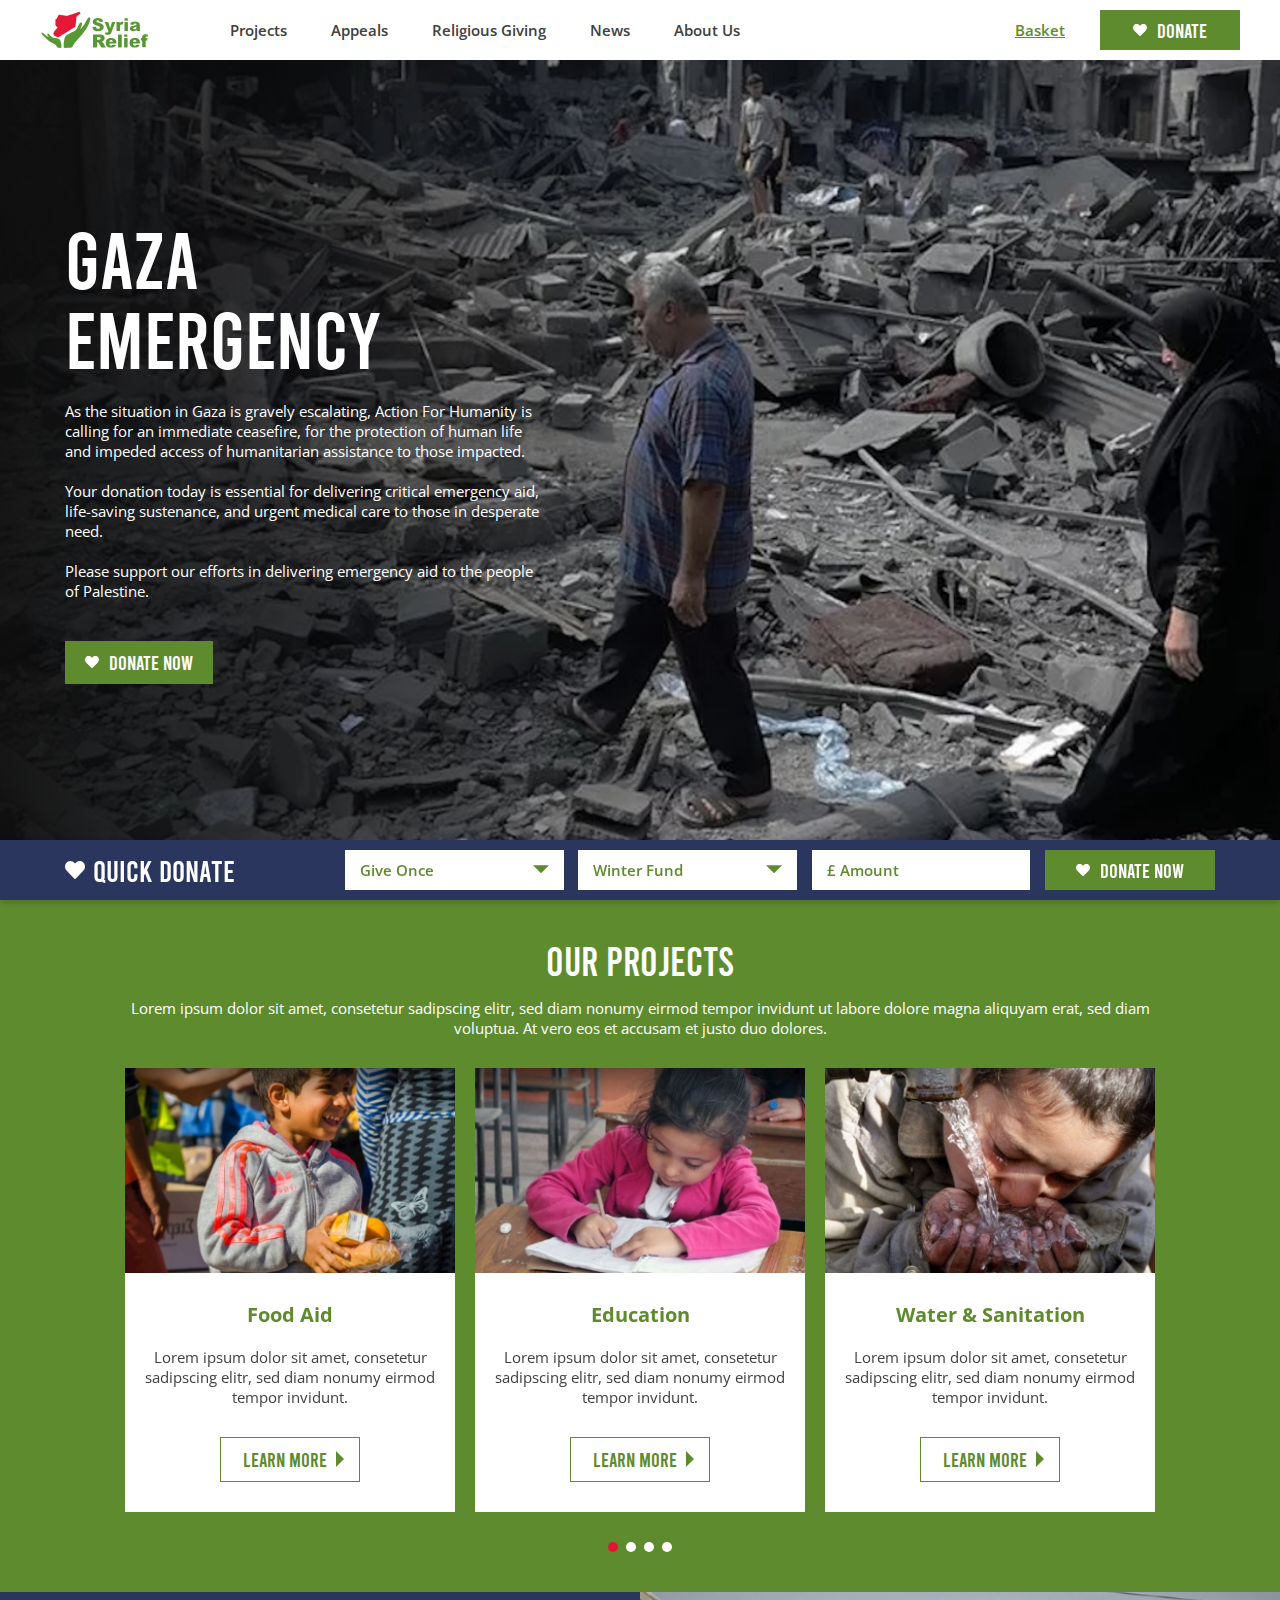
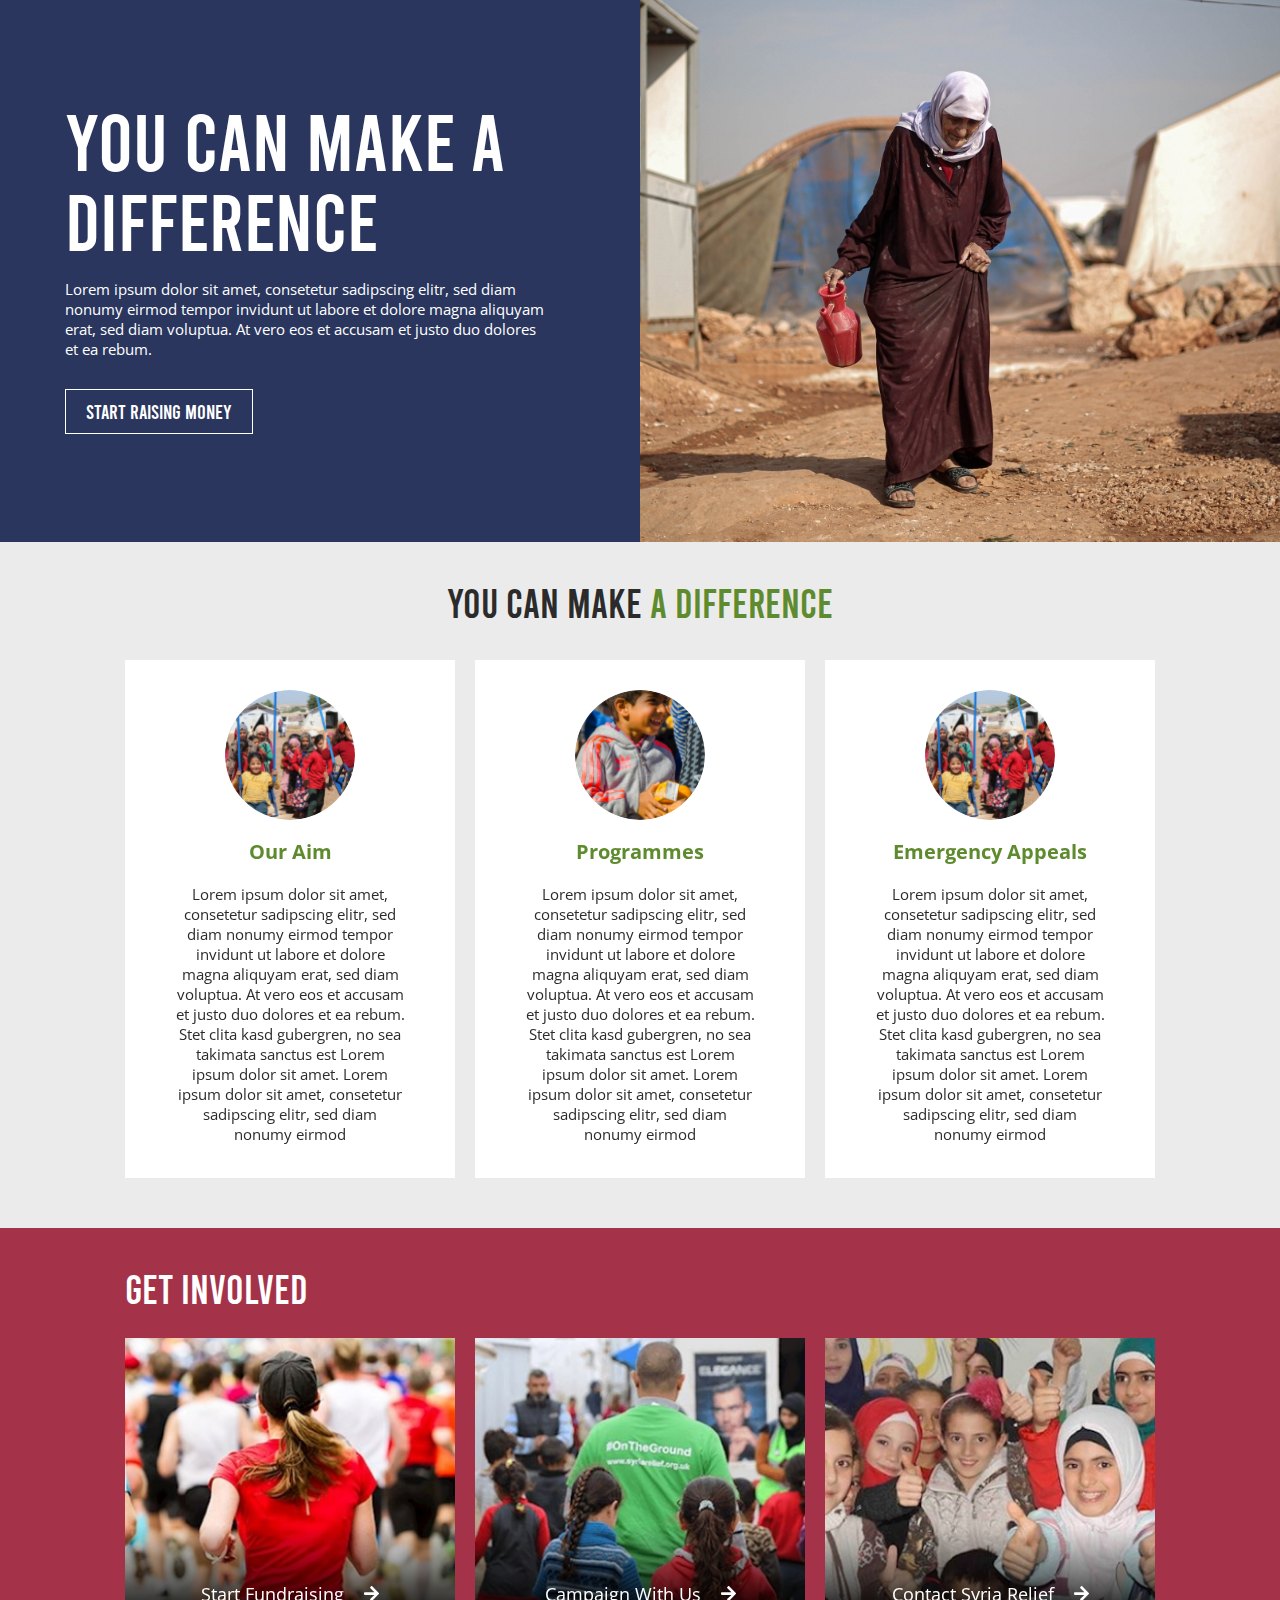
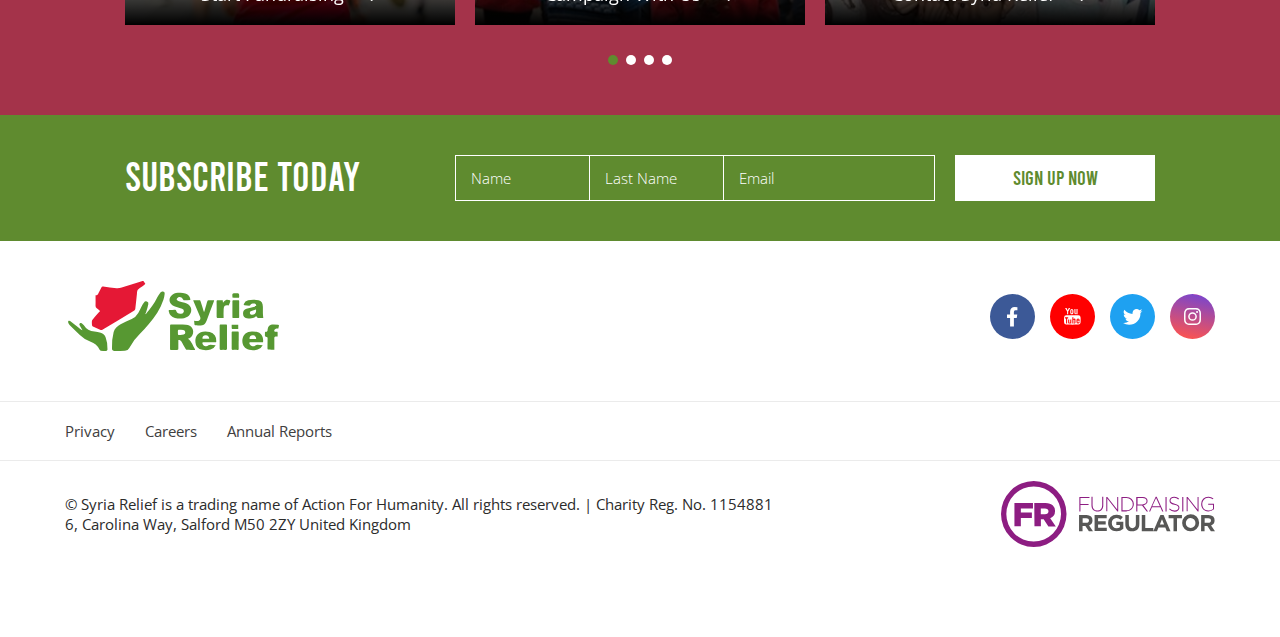
<file: index.html>
<!DOCTYPE html>
<html lang="en">

<head>
  <meta charset="UTF-8" />
  <meta http-equiv="X-UA-Compatible" content="IE=edge" />
  <meta name="viewport" content="width=device-width, initial-scale=1.0" />
  <link rel="preconnect" href="https://fonts.googleapis.com">
  <link rel="preconnect" href="https://fonts.gstatic.com" crossorigin>
  <link href="https://fonts.googleapis.com/css2?family=Open+Sans:wght@400;500;600;700;800&display=swap"
    rel="stylesheet">

  <link rel="stylesheet" href="css/main.css" />
  <title>Home</title>
</head>

<body>
  <!-- header start
    =========================================== -->
  <header class="header" id="header">
    <div class="auto__container">
      <div class="header__inner">
        <a href="index.html" class="header__inner-logo">
          <img src="./images/logo.svg" alt="" />
        </a>
        <div class="header__inner-main">
          <nav class="nav" id="menu">
            <div class="nav__inner">
              <ul class="nav__inner-links">
                <li class="drop">
                  <div class="nav__inner-link faqBtn" data-faq="#faq-1">Projects</div>
                  <div class="dropMenu faqEvent" id="faq-1">
                    <div class="dropMenu__inner">
                      <div class="dropMenu__image">
                        <img src="./images/donation.jpg" alt="">
                      </div>
                      <ul class="dropMenu__list">
                        <li>
                          <a href="#">
                            Education
                          </a>
                        </li>
                        <li>
                          <a href="#">
                            Food Security
                          </a>
                        </li>
                        <li>
                          <a href="#">
                            Health
                          </a>
                        </li>
                        <li>
                          <a href="#">
                            Orphan Support
                          </a>
                        </li>
                        <li>
                          <a href="#">
                            Livelihoods
                          </a>
                        </li>
                        <li>
                          <a href="#">
                            Shelter
                          </a>
                        </li>
                      </ul>
                    </div>
                  </div>
                </li>
                <li class="drop">
                  <div class="nav__inner-link faqBtn" data-faq="#faq-2">Appeals</div>
                  <div class="dropMenu faqEvent" id="faq-2">
                    <div class="dropMenu__inner">
                      <div class="dropMenu__image">
                        <img src="./images/donation.jpg" alt="">
                      </div>
                      <ul class="dropMenu__list">
                        <li>
                          <a href="#">
                            Education
                          </a>
                        </li>
                        <li>
                          <a href="#">
                            Food Security
                          </a>
                        </li>
                        <li>
                          <a href="#">
                            Health
                          </a>
                        </li>
                        <li>
                          <a href="#">
                            Orphan Support
                          </a>
                        </li>
                        <li>
                          <a href="#">
                            Livelihoods
                          </a>
                        </li>
                        <li>
                          <a href="#">
                            Shelter
                          </a>
                        </li>
                      </ul>
                    </div>
                  </div>
                </li>
                <li class="drop">
                  <div class="nav__inner-link faqBtn" data-faq="#faq-3">Religious Giving</div>
                  <div class="dropMenu faqEvent" id="faq-3">
                    <div class="dropMenu__inner">
                      <div class="dropMenu__image">
                        <img src="./images/donation.jpg" alt="">
                      </div>
                      <ul class="dropMenu__list">
                        <li>
                          <a href="#">
                            Sadaqah Jariyah
                          </a>
                        </li>
                        <li>
                          <a href="#">
                            Zakat
                          </a>
                        </li>
                        <li>
                          <a href="#">
                            Zakat Calculator
                          </a>
                        </li>
                        <li>
                          <a href="#">
                            Fidya And Kaffarah
                          </a>
                        </li>
                        <li>
                          <a href="#">
                            Eid Gifts
                          </a>
                        </li>
                      </ul>
                    </div>
                  </div>
                </li>
                <li class="drop">
                  <div class="nav__inner-link faqBtn" data-faq="#faq-4">News</div>
                  <div class="dropMenu faqEvent" id="faq-4">
                    <div class="dropMenu__inner">
                      <div class="dropMenu__image">
                        <img src="./images/donation.jpg" alt="">
                      </div>
                      <ul class="dropMenu__list">
                        <li>
                          <a href="#">
                            Education
                          </a>
                        </li>
                        <li>
                          <a href="#">
                            Food Security
                          </a>
                        </li>
                        <li>
                          <a href="#">
                            Health
                          </a>
                        </li>
                        <li>
                          <a href="#">
                            Orphan Support
                          </a>
                        </li>
                        <li>
                          <a href="#">
                            Livelihoods
                          </a>
                        </li>
                        <li>
                          <a href="#">
                            Shelter
                          </a>
                        </li>
                      </ul>
                    </div>
                  </div>
                </li>
                <li class="drop">
                  <div class="nav__inner-link faqBtn" data-faq="#faq-5">About Us</div>
                  <div class="dropMenu faqEvent" id="faq-5">
                    <div class="dropMenu__inner">
                      <div class="dropMenu__image">
                        <img src="./images/donation.jpg" alt="">
                      </div>
                      <ul class="dropMenu__list">
                        <li>
                          <a href="#">
                            Who We Are
                          </a>
                        </li>
                        <li>
                          <a href="#">
                            Our Reports
                          </a>
                        </li>
                        <li>
                          <a href="#">
                            Contact Us
                          </a>
                        </li>
                      </ul>
                    </div>
                  </div>
                </li>
              </ul>
            </div>
          </nav>
          <div class="header__inner-buttons">
            <div class="basketBtn">
              <div class="basketBtn__icon">
                <img src="./images/icons/basket.svg" alt="" />
              </div>
              <b>
                Basket
              </b>
            </div>
            <a href="#" class="button primary">
              <span>
                <img src="./images/icons/heart.svg" alt="" />
              </span>
              Donate
            </a>
            <div class="burger" id="menuBtn">
              <span></span>
            </div>
          </div>
        </div>
        <div class="basket">
          <div class="basket__inner">
            <div class="basket__inner-head">
              <h5 class="big">
                DONAtion BAsket
              </h5>
              <div class="basket__inner-close">
                <span></span>
              </div>
            </div>
            <div class="basket__inner-content">
              <div class="basket__funds">
                <div class="basket__fund">
                  <div class="basket__fund-content">
                    <h6>
                      Global Emergency Fund
                    </h6>
                    <p>
                      Single Donation
                    </p>
                  </div>
                  <div class="basket__fund-price">
                    <h6>
                      £50
                    </h6>
                    <button type="button" class="basket__fund-close">
                      <span>

                      </span>
                    </button>
                  </div>
                </div>
                <div class="basket__fund">
                  <div class="basket__fund-content">
                    <h6>
                      Global Emergency Fund
                    </h6>
                    <p>
                      Single Donation
                    </p>
                  </div>
                  <div class="basket__fund-price">
                    <h6>
                      £50
                    </h6>
                    <button type="button" class="basket__fund-close">
                      <span>
                        
                      </span>
                    </button>
                  </div>
                </div>
              </div>
              <h6>Please support us further</h6>
              <div class="basket__items">
                <div class="basket__item">
                  <div class="basket__item-left">
                    <div class="basket__item-radio">
                      <input type="checkbox" />
                      <label for=""></label>
                    </div>
                    <div class="basket__item-left-content">
                      <p>Food Emergencies Pack</p>
                    </div>
                  </div>
                  <div class="basket__item-right">
                    <h6>£50</h6>
                  </div>
                </div>
              </div>
            </div>
          </div>
          <div class="basket__total">
            <div class="basket__total-title">
              <h5>Total:</h5>
              <h5>£150</h5>
            </div>
            <button type="button" class="button primary">Checkout</button>
            <button type="button" class="button uniq">
              Make Another Donation
            </button>
          </div>
        </div>
      </div>
    </div>
  </header>
  <!-- header end
  =========================================== -->
  <main class="main sm">
    <!-- hero start
    =========================================== -->
    <section class="hero">
      <div class="hero__slider">
        <div class="heroItem">
          <div class="heroItem__bg">
            <img src="./images/hero/1.jpg" alt="">
          </div>
          <div class="auto__container">
            <div class="heroItem__inner">
              <div class="heroItem__inner-content">
                <h1>
                  GAZA <br>
                  EMERGENCY
                </h1>
                <p>
                  As the situation in Gaza is gravely escalating, Action For Humanity is calling for an immediate
                  ceasefire,
                  for the protection of human life and impeded access of humanitarian assistance to those impacted.
                  <br> <br>
                  Your donation today is essential for delivering critical emergency aid, life-saving sustenance, and
                  urgent
                  medical care to those in desperate need.
                  <br> <br>
                  Please support our efforts in delivering emergency aid to the people of Palestine.
                </p>
                <a href="#" class="button primary">
                  <span>
                    <img src="./images/icons/heart.svg" alt="">
                  </span>
                  DONATE NOW
                </a>
              </div>
            </div>
          </div>
        </div>
        <div class="heroItem">
          <div class="heroItem__bg">
            <img src="./images/hero/2.jpg" alt="">
          </div>
          <div class="auto__container">
            <div class="heroItem__inner">
              <div class="heroItem__inner-content">
                <h1>
                  GAZA <br>
                  EMERGENCY
                </h1>
                <p>
                  As the situation in Gaza is gravely escalating, Action For Humanity is calling for an immediate
                  ceasefire,
                  for the protection of human life and impeded access of humanitarian assistance to those impacted.
                  <br> <br>
                  Your donation today is essential for delivering critical emergency aid, life-saving sustenance, and
                  urgent
                  medical care to those in desperate need.
                  <br> <br>
                  Please support our efforts in delivering emergency aid to the people of Palestine.
                </p>
                <a href="#" class="button primary">
                  <span>
                    <img src="./images/icons/heart.svg" alt="">
                  </span>
                  DONATE NOW
                </a>
              </div>
            </div>
          </div>
        </div>
        <div class="heroItem">
          <div class="heroItem__bg">
            <img src="./images/hero/1.jpg" alt="">
          </div>
          <div class="auto__container">
            <div class="heroItem__inner">
              <div class="heroItem__inner-content">
                <h1>
                  GAZA <br>
                  EMERGENCY
                </h1>
                <p>
                  As the situation in Gaza is gravely escalating, Action For Humanity is calling for an immediate
                  ceasefire,
                  for the protection of human life and impeded access of humanitarian assistance to those impacted.
                  <br> <br>
                  Your donation today is essential for delivering critical emergency aid, life-saving sustenance, and
                  urgent
                  medical care to those in desperate need.
                  <br> <br>
                  Please support our efforts in delivering emergency aid to the people of Palestine.
                </p>
                <a href="#" class="button primary">
                  <span>
                    <img src="./images/icons/heart.svg" alt="">
                  </span>
                  DONATE NOW
                </a>
              </div>
            </div>
          </div>
        </div>
        <div class="heroItem">
          <div class="heroItem__bg">
            <img src="./images/hero/2.jpg" alt="">
          </div>
          <div class="auto__container">
            <div class="heroItem__inner">
              <div class="heroItem__inner-content">
                <h1>
                  GAZA <br>
                  EMERGENCY
                </h1>
                <p>
                  As the situation in Gaza is gravely escalating, Action For Humanity is calling for an immediate
                  ceasefire,
                  for the protection of human life and impeded access of humanitarian assistance to those impacted.
                  <br> <br>
                  Your donation today is essential for delivering critical emergency aid, life-saving sustenance, and
                  urgent
                  medical care to those in desperate need.
                  <br> <br>
                  Please support our efforts in delivering emergency aid to the people of Palestine.
                </p>
                <a href="#" class="button primary">
                  <span>
                    <img src="./images/icons/heart.svg" alt="">
                  </span>
                  DONATE NOW
                </a>
              </div>
            </div>
          </div>
        </div>
      </div>
    </section>
    <!-- hero end
    =========================================== -->
    <!-- projects start
    =========================================== -->
    <section class="projects">
      <div class="auto__container sm">
        <div class="projects__inner">
          <div class="projects__inner-title">
            <h3>
              Our Projects
            </h3>
            <p>
              Lorem ipsum dolor sit amet, consetetur sadipscing elitr, sed diam nonumy eirmod tempor invidunt ut labore
              dolore magna aliquyam erat, sed diam voluptua. At vero eos et accusam et justo duo dolores.
            </p>
          </div>
          <div class="projects__inner-slider">
            <div class="projectsItem">
              <div class="projectsItem__image">
                <img src="./images/projects/1.jpg" alt="">
              </div>
              <div class="projectsItem__content">
                <h5>
                  Food Aid
                </h5>
                <p>
                  Lorem ipsum dolor sit amet, consetetur sadipscing elitr, sed diam nonumy eirmod tempor invidunt.
                </p>
                <a href="#" class="button solid">
                  LEARN MORE
                </a>
              </div>
            </div>
            <div class="projectsItem">
              <div class="projectsItem__image">
                <img src="./images/projects/2.jpg" alt="">
              </div>
              <div class="projectsItem__content">
                <h5>
                  Education
                </h5>
                <p>
                  Lorem ipsum dolor sit amet, consetetur sadipscing elitr, sed diam nonumy eirmod tempor invidunt.
                </p>
                <a href="#" class="button solid">
                  LEARN MORE
                </a>
              </div>
            </div>
            <div class="projectsItem">
              <div class="projectsItem__image">
                <img src="./images/projects/3.jpg" alt="">
              </div>
              <div class="projectsItem__content">
                <h5>
                  Water & Sanitation
                </h5>
                <p>
                  Lorem ipsum dolor sit amet, consetetur sadipscing elitr, sed diam nonumy eirmod tempor invidunt.
                </p>
                <a href="#" class="button solid">
                  LEARN MORE
                </a>
              </div>
            </div>
            <div class="projectsItem">
              <div class="projectsItem__image">
                <img src="./images/projects/1.jpg" alt="">
              </div>
              <div class="projectsItem__content">
                <h5>
                  Food Aid
                </h5>
                <p>
                  Lorem ipsum dolor sit amet, consetetur sadipscing elitr, sed diam nonumy eirmod tempor invidunt.
                </p>
                <a href="#" class="button solid">
                  LEARN MORE
                </a>
              </div>
            </div>
          </div>
        </div>
      </div>
    </section>
    <!-- projects end
    =========================================== -->
    <!-- about start
    =========================================== -->
    <section class="about">
      <div class="auto__container">
        <div class="about__inner">
          <div class="about__inner-content">
            <h2>
              YOU CAN MAKE
              A DIFFERENCE
            </h2>
            <p>
              Lorem ipsum dolor sit amet, consetetur sadipscing elitr, sed diam nonumy eirmod tempor invidunt ut labore
              et dolore magna aliquyam erat, sed diam voluptua. At vero eos et accusam et justo duo dolores et ea rebum.
            </p>
            <a href="#" class="button uniq">
              START RAISING MONEY
            </a>
          </div>
          <div class="about__inner-image">
            <img src="./images/about/1.jpg" alt="">
          </div>
        </div>
      </div>
    </section>
    <!-- about end
    =========================================== -->
    <!-- differ start
    =========================================== -->
    <section class="differ">
      <div class="auto__container sm">
        <div class="differ__inner">
          <div class="differ__inner-title">
            <h3>
              YOU CAN MAKE <span>
                A DIFFERENCE
              </span>
            </h3>
          </div>
          <div class="differ__inner-slider">
            <div class="differItem">
              <div class="differItem__inner">
                <div class="differItem__image">
                  <img src="./images/differ/1.png" alt="">
                </div>
                <h5>
                  Our Aim
                </h5>
                <p>
                  Lorem ipsum dolor sit amet, consetetur sadipscing elitr, sed diam nonumy eirmod tempor invidunt ut
                  labore et dolore magna aliquyam erat, sed diam voluptua. At vero eos et accusam et justo duo dolores
                  et
                  ea rebum. Stet clita kasd gubergren, no sea takimata sanctus est Lorem ipsum dolor sit amet. Lorem
                  ipsum
                  dolor sit amet, consetetur sadipscing elitr, sed diam nonumy eirmod
                </p>
              </div>
            </div>
            <div class="differItem">
              <div class="differItem__inner">
                <div class="differItem__image">
                  <img src="./images/differ/2.png" alt="">
                </div>
                <h5>
                  Programmes
                </h5>
                <p>
                  Lorem ipsum dolor sit amet, consetetur sadipscing elitr, sed diam nonumy eirmod tempor invidunt ut
                  labore et dolore magna aliquyam erat, sed diam voluptua. At vero eos et accusam et justo duo dolores
                  et ea rebum. Stet clita kasd gubergren, no sea takimata sanctus est Lorem ipsum dolor sit amet. Lorem
                  ipsum dolor sit amet, consetetur sadipscing elitr, sed diam nonumy eirmod
                </p>
              </div>
            </div>
            <div class="differItem">
              <div class="differItem__inner">
                <div class="differItem__image">
                  <img src="./images/differ/1.png" alt="">
                </div>
                <h5>
                  Emergency Appeals
                </h5>
                <p>
                  Lorem ipsum dolor sit amet, consetetur sadipscing elitr, sed diam nonumy eirmod tempor invidunt ut
                  labore et dolore magna aliquyam erat, sed diam voluptua. At vero eos et accusam et justo duo dolores
                  et ea rebum. Stet clita kasd gubergren, no sea takimata sanctus est Lorem ipsum dolor sit amet. Lorem
                  ipsum dolor sit amet, consetetur sadipscing elitr, sed diam nonumy eirmod
                </p>
              </div>
            </div>
          </div>
        </div>
      </div>
    </section>
    <!-- differ end
    =========================================== -->
    <!-- involve start
    =========================================== -->
    <section class="involve">
      <div class="auto__container sm">
        <div class="involve__inner">
          <div class="involve__inner-title">
            <h3>
              Get INVOLVED
            </h3>
          </div>
          <div class="involve__inner-slider">
            <a href="#" class="involveItem">
              <div class="involveItem__image">
                <img src="./images/involve/1.jpg" alt="">
              </div>
              <div class="involveItem__content">
                <h5 class="sm">
                  Start Fundraising
                  <span>
                    <img src="./images/icons/arrow-right-white.svg" alt="">
                  </span>
                </h5>
              </div>
            </a>
            <a href="#" class="involveItem">
              <div class="involveItem__image">
                <img src="./images/involve/2.jpg" alt="">
              </div>
              <div class="involveItem__content">
                <h5 class="sm">
                  Campaign With Us
                  <span>
                    <img src="./images/icons/arrow-right-white.svg" alt="">
                  </span>
                </h5>
              </div>
            </a>
            <a href="#" class="involveItem">
              <div class="involveItem__image">
                <img src="./images/involve/3.jpg" alt="">
              </div>
              <div class="involveItem__content">
                <h5 class="sm">
                  Contact Syria Relief
                  <span>
                    <img src="./images/icons/arrow-right-white.svg" alt="">
                  </span>
                </h5>
              </div>
            </a>
            <a href="#" class="involveItem">
              <div class="involveItem__image">
                <img src="./images/involve/1.jpg" alt="">
              </div>
              <div class="involveItem__content">
                <h5 class="sm">
                  Start Fundraising
                  <span>
                    <img src="./images/icons/arrow-right-white.svg" alt="">
                  </span>
                </h5>
              </div>
            </a>
          </div>
        </div>
      </div>
    </section>
    <!-- involve end
    =========================================== -->
    <!-- join start
    =========================================== -->
    <section class="join">
      <div class="auto__container sm">
        <div class="join__inner">
          <h3>Subscribe TODAY</h3>
          <div class="join__inner-row">
            <div class="join__inner-inputs">
              <div class="join__inner-input">
                <input type="text" placeholder="Name" />
              </div>
              <div class="join__inner-input">
                <input type="text" placeholder="Last Name" />
              </div>
              <div class="join__inner-input">
                <input type="email" placeholder="Email" />
              </div>
            </div>
            <button type="submit" class="button secondary">
              SIGN UP NOW
            </button>
          </div>
        </div>
      </div>
    </section>
    <!-- join end
    =========================================== -->
    <!-- footer start
    =========================================== -->
    <footer class="footer">
      <div class="auto__container">
        <div class="footer__inner">
          <div class="footer__inner-top">
            <div class="footer__inner-logo">
              <img src="./images/logo.svg" alt="">
            </div>
          </div>
          <div class="footer__inner-links">
            <a href="#">
              Privacy
            </a>
            <a href="#">
              Careers
            </a>
            <a href="#">
              Annual Reports
            </a>
          </div>
          <div class="footer__inner-social">
            <a href="#">
              <img src="./images/icons/social/footer/facebook.svg" alt="">
            </a>
            <a href="#">
              <img src="./images/icons/social/footer/youtube.svg" alt="">
            </a>
            <a href="#">
              <img src="./images/icons/social/footer/twitter.svg" alt="">
            </a>
            <a href="#">
              <img src="./images/icons/social/footer/instagram.svg" alt="">
            </a>
          </div>
          <div class="footer__inner-copy">
            <p>
              © Syria Relief is a trading name of Action For Humanity. All rights reserved. | Charity Reg. No. 1154881
              <br>
              6, Carolina Way, Salford M50 2ZY United Kingdom
            </p>
            <div class="footer__inner-logo">
              <img src="./images/fr-logo.svg" alt="">
            </div>
          </div>
        </div>
      </div>
    </footer>
    <!-- footer end
    =========================================== -->
    <div class="donate">
      <div class="auto__container">
        <div class="donate__inner">
          <div class="donate__inner-title" id="donateBtn">
            <h4>
              <span>
                <img src="./images/icons/heart.svg" alt="" />
              </span>
              QUICK DONATE
            </h4>
            <span>
              <img src="./images/icons/heart.svg" alt="" />
            </span>
          </div>
          <div class="donate__inner-row" id="donateContent">
            <div class="donate__inner-item">
              <div class="select uniq">
                <select name="" id="">
                  <option value="0" hidden>Give Once</option>
                  <option value="1">Lorem ipsum dolor</option>
                  <option value="2">Lorem ipsum dolor</option>
                  <option value="3">Lorem ipsum dolor sit</option>
                </select>
              </div>
            </div>
            <div class="donate__inner-item">
              <div class="select uniq">
                <select name="" id="">
                  <option value="0" hidden>Winter Fund</option>
                  <option value="1">Lorem ipsum dolor</option>
                  <option value="2">Lorem ipsum dolor</option>
                  <option value="3">Lorem ipsum dolor sit</option>
                </select>
              </div>
            </div>
            <div class="donate__inner-item">
              <div class="input uniq">
                <input type="text" pattern="^\$\d{1,3}(,\d{3})*(\.\d+)?$"
                data-type="currency" placeholder="£ Amount" />
              </div>
            </div>
            <div class="donate__inner-item">
              <button type="submit" class="button primary">
                <span>
                  <img src="./images/icons/heart.svg" alt="" />
                </span>
                DONATE NOW</button>
            </div>
          </div>
        </div>
      </div>
    </div>
  </main>
  <!-- js
    =========================================== -->
  <script src="./js/jquery.js"></script>
  <script src="./js/slick.min.js"></script>
  <script src="./js/main.js"></script>
  <script src="./js/numberVal.js"></script>

</body>

</html>
</file>
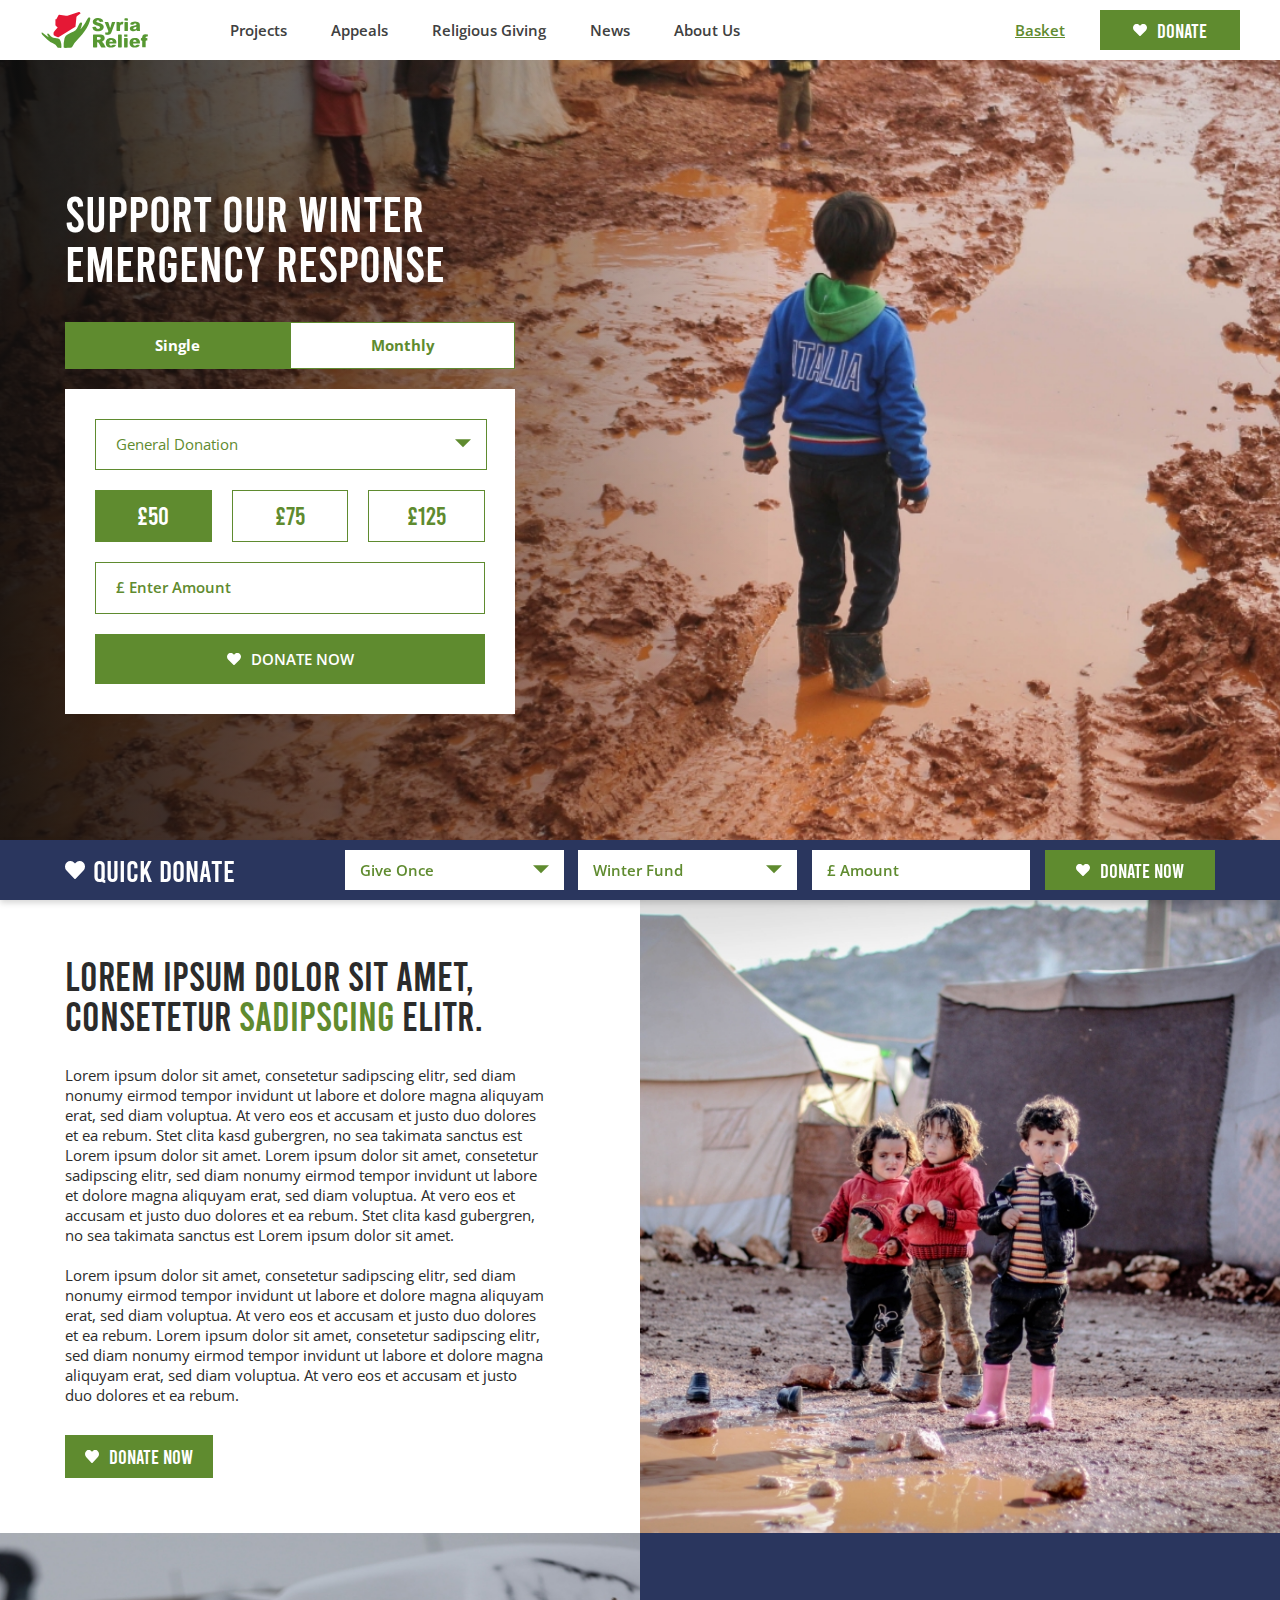
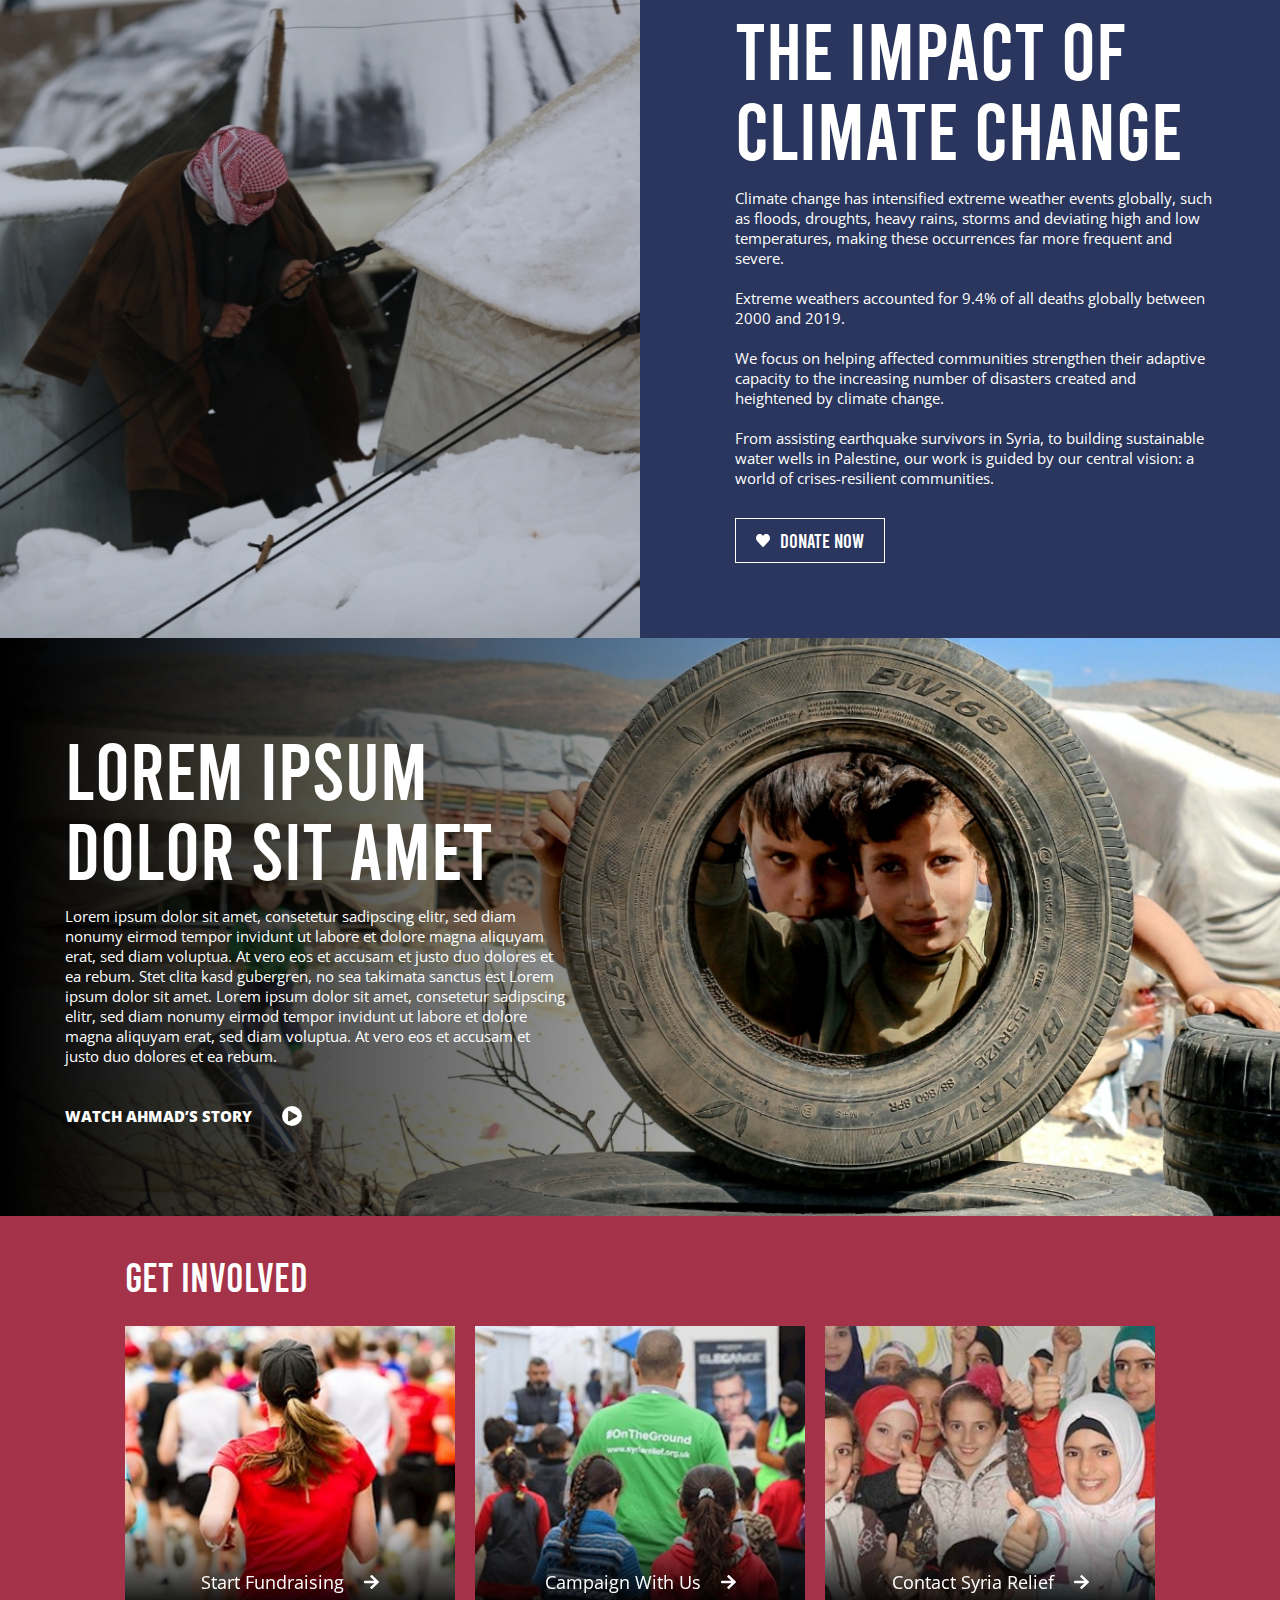
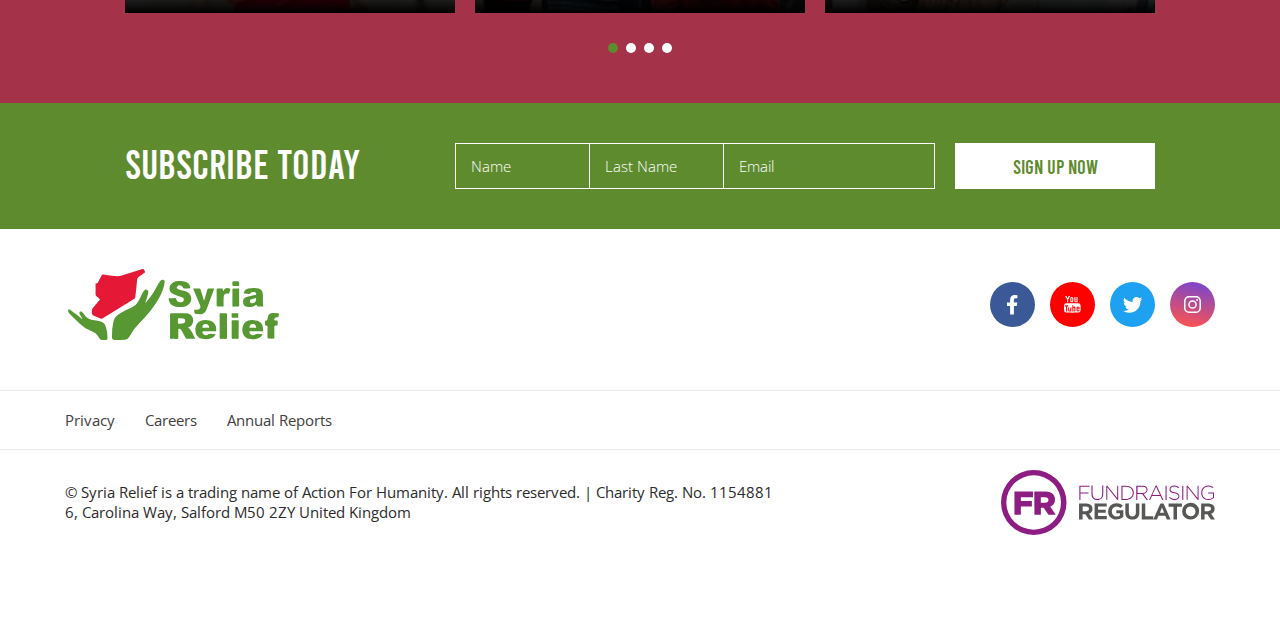
<file: appeals.html>
<!DOCTYPE html>
<html lang="en">

<head>
    <meta charset="UTF-8" />
    <meta http-equiv="X-UA-Compatible" content="IE=edge" />
    <meta name="viewport" content="width=device-width, initial-scale=1.0" />
    <link rel="preconnect" href="https://fonts.googleapis.com">
    <link rel="preconnect" href="https://fonts.gstatic.com" crossorigin>
    <link href="https://fonts.googleapis.com/css2?family=Open+Sans:wght@400;500;600;700;800&display=swap"
        rel="stylesheet">

    <link rel="stylesheet" href="css/main.css" />
    <title>Appeals</title>
</head>

<body>
    <!-- header start
    =========================================== -->
    <header class="header" id="header">
        <div class="auto__container">
            <div class="header__inner">
                <a href="index.html" class="header__inner-logo">
                    <img src="./images/logo.svg" alt="" />
                </a>
                <div class="header__inner-main">
                    <nav class="nav" id="menu">
                        <div class="nav__inner">
                            <ul class="nav__inner-links">
                                <li class="drop">
                                    <div class="nav__inner-link faqBtn" data-faq="#faq-1">Projects</div>
                                    <div class="dropMenu faqEvent" id="faq-1">
                                        <div class="dropMenu__inner">
                                            <div class="dropMenu__image">
                                                <img src="./images/donation.jpg" alt="">
                                            </div>
                                            <ul class="dropMenu__list">
                                                <li>
                                                    <a href="#">
                                                        Education
                                                    </a>
                                                </li>
                                                <li>
                                                    <a href="#">
                                                        Food Security
                                                    </a>
                                                </li>
                                                <li>
                                                    <a href="#">
                                                        Health
                                                    </a>
                                                </li>
                                                <li>
                                                    <a href="#">
                                                        Orphan Support
                                                    </a>
                                                </li>
                                                <li>
                                                    <a href="#">
                                                        Livelihoods
                                                    </a>
                                                </li>
                                                <li>
                                                    <a href="#">
                                                        Shelter
                                                    </a>
                                                </li>
                                            </ul>
                                        </div>
                                    </div>
                                </li>
                                <li class="drop">
                                    <div class="nav__inner-link faqBtn" data-faq="#faq-2">Appeals</div>
                                    <div class="dropMenu faqEvent" id="faq-2">
                                        <div class="dropMenu__inner">
                                            <div class="dropMenu__image">
                                                <img src="./images/donation.jpg" alt="">
                                            </div>
                                            <ul class="dropMenu__list">
                                                <li>
                                                    <a href="#">
                                                        Education
                                                    </a>
                                                </li>
                                                <li>
                                                    <a href="#">
                                                        Food Security
                                                    </a>
                                                </li>
                                                <li>
                                                    <a href="#">
                                                        Health
                                                    </a>
                                                </li>
                                                <li>
                                                    <a href="#">
                                                        Orphan Support
                                                    </a>
                                                </li>
                                                <li>
                                                    <a href="#">
                                                        Livelihoods
                                                    </a>
                                                </li>
                                                <li>
                                                    <a href="#">
                                                        Shelter
                                                    </a>
                                                </li>
                                            </ul>
                                        </div>
                                    </div>
                                </li>
                                <li class="drop">
                                    <div class="nav__inner-link faqBtn" data-faq="#faq-3">Religious Giving</div>
                                    <div class="dropMenu faqEvent" id="faq-3">
                                        <div class="dropMenu__inner">
                                            <div class="dropMenu__image">
                                                <img src="./images/donation.jpg" alt="">
                                            </div>
                                            <ul class="dropMenu__list">
                                                <li>
                                                    <a href="#">
                                                        Sadaqah Jariyah
                                                    </a>
                                                </li>
                                                <li>
                                                    <a href="#">
                                                        Zakat
                                                    </a>
                                                </li>
                                                <li>
                                                    <a href="#">
                                                        Zakat Calculator
                                                    </a>
                                                </li>
                                                <li>
                                                    <a href="#">
                                                        Fidya And Kaffarah
                                                    </a>
                                                </li>
                                                <li>
                                                    <a href="#">
                                                        Eid Gifts
                                                    </a>
                                                </li>
                                            </ul>
                                        </div>
                                    </div>
                                </li>
                                <li class="drop">
                                    <div class="nav__inner-link faqBtn" data-faq="#faq-4">News</div>
                                    <div class="dropMenu faqEvent" id="faq-4">
                                        <div class="dropMenu__inner">
                                            <div class="dropMenu__image">
                                                <img src="./images/donation.jpg" alt="">
                                            </div>
                                            <ul class="dropMenu__list">
                                                <li>
                                                    <a href="#">
                                                        Education
                                                    </a>
                                                </li>
                                                <li>
                                                    <a href="#">
                                                        Food Security
                                                    </a>
                                                </li>
                                                <li>
                                                    <a href="#">
                                                        Health
                                                    </a>
                                                </li>
                                                <li>
                                                    <a href="#">
                                                        Orphan Support
                                                    </a>
                                                </li>
                                                <li>
                                                    <a href="#">
                                                        Livelihoods
                                                    </a>
                                                </li>
                                                <li>
                                                    <a href="#">
                                                        Shelter
                                                    </a>
                                                </li>
                                            </ul>
                                        </div>
                                    </div>
                                </li>
                                <li class="drop">
                                    <div class="nav__inner-link faqBtn" data-faq="#faq-5">About Us</div>
                                    <div class="dropMenu faqEvent" id="faq-5">
                                        <div class="dropMenu__inner">
                                            <div class="dropMenu__image">
                                                <img src="./images/donation.jpg" alt="">
                                            </div>
                                            <ul class="dropMenu__list">
                                                <li>
                                                    <a href="#">
                                                        Who We Are
                                                    </a>
                                                </li>
                                                <li>
                                                    <a href="#">
                                                        Our Reports
                                                    </a>
                                                </li>
                                                <li>
                                                    <a href="#">
                                                        Contact Us
                                                    </a>
                                                </li>
                                            </ul>
                                        </div>
                                    </div>
                                </li>
                            </ul>
                        </div>
                    </nav>
                    <div class="header__inner-buttons">
                        <div class="basketBtn">
                            <div class="basketBtn__icon">
                                <img src="./images/icons/basket.svg" alt="" />
                            </div>
                            <b>
                                Basket
                            </b>
                        </div>
                        <a href="#" class="button primary">
                            <span>
                                <img src="./images/icons/heart.svg" alt="" />
                            </span>
                            Donate
                        </a>
                        <div class="burger" id="menuBtn">
                            <span></span>
                        </div>
                    </div>
                </div>
                <div class="basket">
                    <div class="basket__inner">
                        <div class="basket__inner-head">
                            <h5 class="big">
                                DONAtion BAsket
                            </h5>
                            <div class="basket__inner-close">
                                <span></span>
                            </div>
                        </div>
                        <div class="basket__inner-content">
                            <div class="basket__funds">
                                <div class="basket__fund">
                                    <div class="basket__fund-content">
                                        <h6>
                                            Global Emergency Fund
                                        </h6>
                                        <p>
                                            Single Donation
                                        </p>
                                    </div>
                                    <div class="basket__fund-price">
                                        <h6>
                                            £50
                                        </h6>
                                        <button type="button" class="basket__fund-close">
                                            <span>

                                            </span>
                                        </button>
                                    </div>
                                </div>
                                <div class="basket__fund">
                                    <div class="basket__fund-content">
                                        <h6>
                                            Global Emergency Fund
                                        </h6>
                                        <p>
                                            Single Donation
                                        </p>
                                    </div>
                                    <div class="basket__fund-price">
                                        <h6>
                                            £50
                                        </h6>
                                        <button type="button" class="basket__fund-close">
                                            <span>

                                            </span>
                                        </button>
                                    </div>
                                </div>
                            </div>
                            <h6>Please support us further</h6>
                            <div class="basket__items">
                                <div class="basket__item">
                                    <div class="basket__item-left">
                                        <div class="basket__item-radio">
                                            <input type="checkbox" />
                                            <label for=""></label>
                                        </div>
                                        <div class="basket__item-left-content">
                                            <p>Food Emergencies Pack</p>
                                        </div>
                                    </div>
                                    <div class="basket__item-right">
                                        <h6>£50</h6>
                                    </div>
                                </div>
                            </div>
                        </div>
                    </div>
                    <div class="basket__total">
                        <div class="basket__total-title">
                            <h5>Total:</h5>
                            <h5>£150</h5>
                        </div>
                        <button type="button" class="button primary">Checkout</button>
                        <button type="button" class="button uniq">
                            Make Another Donation
                        </button>
                    </div>
                </div>
            </div>
        </div>
    </header>
    <!-- header end
    =========================================== -->
    <main class="main sm">
        <!-- hero start
    =========================================== -->
        <section class="hero big">
            <div class="heroItem">
                <div class="heroItem__bg">
                    <img src="./images/hero/2.jpg" alt="">
                </div>
                <div class="auto__container">
                    <div class="heroItem__inner">
                        <div class="heroItem__inner-content">
                            <h3 class="big">
                                Support Our Winter <br>
                                Emergency Response
                            </h3>
                            <div class="instant">
                                <div class="instant__btns">
                                    <div class="instant__btn">
                                        <input type="radio" name="instantType" checked />
                                        <label for="">Single</label>
                                    </div>
                                    <div class="instant__btn">
                                        <input type="radio" name="instantType" />
                                        <label for="">Monthly</label>
                                    </div>
                                </div>
                                <div class="instant__inner">
                                    <div class="instant__inner-select">
                                        <select name="" id="">
                                            <option value="">General Donation</option>
                                            <option value="">General Donation2</option>
                                            <option value="">General Donation3</option>
                                        </select>
                                    </div>
                                    <div class="instant__radios">
                                        <div class="instant__radio">
                                            <input type="radio" name="instantPrice" checked />
                                            <label for="">£50</label>
                                        </div>
                                        <div class="instant__radio">
                                            <input type="radio" name="instantPrice" />
                                            <label for="">£75</label>
                                        </div>
                                        <div class="instant__radio">
                                            <input type="radio" name="instantPrice" />
                                            <label for="">£125</label>
                                        </div>
                                    </div>
                                    <div class="instant__row">
                                        <div class="instant__row-input">
                                            <input type="text" pattern="^\$\d{1,3}(,\d{3})*(\.\d+)?$" value=""
                                                data-type="currency" placeholder="£ Enter Amount" />
                                        </div>
                                    </div>
                                    <button type="button" class="button primary">
                                        <span>
                                            <img src="./images/icons/heart.svg" alt="">
                                        </span>
                                        Donate Now</button>
                                </div>
                            </div>
                        </div>
                    </div>
                </div>
            </div>
        </section>
        <!-- hero end
    =========================================== -->
        <!-- about start
    =========================================== -->
        <section class="about light">
            <div class="auto__container">
                <div class="about__inner">
                    <div class="about__inner-content">
                        <h3>
                            Lorem ipsum dolor sit amet,
                            consetetur <span> sadipscing</span> elitr.
                        </h3>
                        <p>
                            Lorem ipsum dolor sit amet, consetetur sadipscing elitr, sed diam nonumy eirmod tempor
                            invidunt ut labore et dolore magna aliquyam erat, sed diam voluptua. At vero eos et accusam
                            et justo duo dolores et ea rebum. Stet clita kasd gubergren, no sea takimata sanctus est
                            Lorem ipsum dolor sit amet. Lorem ipsum dolor sit amet, consetetur sadipscing elitr, sed
                            diam nonumy eirmod tempor invidunt ut labore et dolore magna aliquyam erat, sed diam
                            voluptua. At vero eos et accusam et justo duo dolores et ea rebum. Stet clita kasd
                            gubergren, no sea takimata sanctus est Lorem ipsum dolor sit amet.
                            <br> <br>
                            Lorem ipsum dolor sit amet, consetetur sadipscing elitr, sed diam nonumy eirmod tempor
                            invidunt ut labore et dolore magna aliquyam erat, sed diam voluptua. At vero eos et accusam
                            et justo duo dolores et ea rebum. Lorem ipsum dolor sit amet, consetetur sadipscing elitr,
                            sed diam nonumy eirmod tempor invidunt ut labore et dolore magna aliquyam erat, sed diam
                            voluptua. At vero eos et accusam et justo duo dolores et ea rebum.
                        </p>
                        <a href="#" class="button primary">
                            <span>
                                <img src="./images/icons/heart.svg" alt="">
                            </span>
                            DONATE NOW
                        </a>
                    </div>
                    <div class="about__inner-image">
                        <img src="./images/about/2.jpg" alt="">
                    </div>
                </div>
            </div>
        </section>
        <!-- about end
      =========================================== -->
        <!-- about start
    =========================================== -->
        <section class="about rev">
            <div class="auto__container">
                <div class="about__inner">
                    <div class="about__inner-content">
                        <h2 class="sm">
                            The Impact of <br>
                            Climate Change
                        </h2>
                        <p>
                            Climate change has intensified extreme weather events globally, such as floods, droughts,
                            heavy rains, storms and deviating high and low temperatures, making these occurrences far
                            more frequent and severe.
                            <br> <br>
                            Extreme weathers accounted for 9.4% of all deaths globally between 2000 and 2019.
                            <br> <br>
                            We focus on helping affected communities strengthen their adaptive capacity to the
                            increasing number of disasters created and heightened by climate change.
                            <br> <br>
                            From assisting earthquake survivors in Syria, to building sustainable water wells in
                            Palestine, our work is guided by our central vision: a world of crises-resilient
                            communities.
                        </p>
                        <a href="#" class="button uniq">
                            <span>
                                <img src="./images/icons/heart.svg" alt="">
                            </span>
                            DONATE NOW
                        </a>
                    </div>
                    <div class="about__inner-image">
                        <img src="./images/about/3.jpg" alt="">
                    </div>
                </div>
            </div>
        </section>
        <!-- about end
      =========================================== -->
        <!-- vision start
    =========================================== -->
        <section class="vision">
            <div class="vision__bg">
                <img src="./images/vision.jpg" alt="">
            </div>
            <div class="auto__container">
                <div class="vision__inner">
                    <div class="vision__inner-content">
                        <h2 class="sm">
                            Lorem ipsum <br>
                            dolor sit amet
                        </h2>
                        <p class="big">
                            Lorem ipsum dolor sit amet, consetetur sadipscing elitr, sed diam nonumy eirmod tempor
                            invidunt ut labore et dolore magna aliquyam erat, sed diam voluptua. At vero eos et accusam
                            et justo duo dolores et ea rebum. Stet clita kasd gubergren, no sea takimata sanctus est
                            Lorem ipsum dolor sit amet. Lorem ipsum dolor sit amet, consetetur sadipscing elitr, sed
                            diam nonumy eirmod tempor invidunt ut labore et dolore magna aliquyam erat, sed diam
                            voluptua. At vero eos et accusam et justo duo dolores et ea rebum.

                        </p>
                        <a href="#" class="vision__inner-play">
                            <h6>WATCH AHMAD’S STORY</h6>
                            <span>
                                <svg>
                                    <use xlink:href="#play"></use>
                                </svg>
                            </span>
                        </a>
                    </div>
                </div>
            </div>
        </section>
        <!-- vision end
      =========================================== -->
        <!-- involve start
    =========================================== -->
        <section class="involve">
            <div class="auto__container sm">
                <div class="involve__inner">
                    <div class="involve__inner-title">
                        <h3>
                            Get INVOLVED
                        </h3>
                    </div>
                    <div class="involve__inner-slider">
                        <a href="#" class="involveItem">
                            <div class="involveItem__image">
                                <img src="./images/involve/1.jpg" alt="">
                            </div>
                            <div class="involveItem__content">
                                <h5 class="sm">
                                    Start Fundraising
                                    <span>
                                        <img src="./images/icons/arrow-right-white.svg" alt="">
                                    </span>
                                </h5>
                            </div>
                        </a>
                        <a href="#" class="involveItem">
                            <div class="involveItem__image">
                                <img src="./images/involve/2.jpg" alt="">
                            </div>
                            <div class="involveItem__content">
                                <h5 class="sm">
                                    Campaign With Us
                                    <span>
                                        <img src="./images/icons/arrow-right-white.svg" alt="">
                                    </span>
                                </h5>
                            </div>
                        </a>
                        <a href="#" class="involveItem">
                            <div class="involveItem__image">
                                <img src="./images/involve/3.jpg" alt="">
                            </div>
                            <div class="involveItem__content">
                                <h5 class="sm">
                                    Contact Syria Relief
                                    <span>
                                        <img src="./images/icons/arrow-right-white.svg" alt="">
                                    </span>
                                </h5>
                            </div>
                        </a>
                        <a href="#" class="involveItem">
                            <div class="involveItem__image">
                                <img src="./images/involve/1.jpg" alt="">
                            </div>
                            <div class="involveItem__content">
                                <h5 class="sm">
                                    Start Fundraising
                                    <span>
                                        <img src="./images/icons/arrow-right-white.svg" alt="">
                                    </span>
                                </h5>
                            </div>
                        </a>
                    </div>
                </div>
            </div>
        </section>
        <!-- involve end
    =========================================== -->
        <!-- join start
    =========================================== -->
        <section class="join">
            <div class="auto__container sm">
                <div class="join__inner">
                    <h3>Subscribe TODAY</h3>
                    <div class="join__inner-row">
                        <div class="join__inner-inputs">
                            <div class="join__inner-input">
                                <input type="text" placeholder="Name" />
                            </div>
                            <div class="join__inner-input">
                                <input type="text" placeholder="Last Name" />
                            </div>
                            <div class="join__inner-input">
                                <input type="email" placeholder="Email" />
                            </div>
                        </div>
                        <button type="submit" class="button secondary">
                            SIGN UP NOW
                        </button>
                    </div>
                </div>
            </div>
        </section>
        <!-- join end
    =========================================== -->
        <!-- footer start
    =========================================== -->
        <footer class="footer">
            <div class="auto__container">
                <div class="footer__inner">
                    <div class="footer__inner-top">
                        <div class="footer__inner-logo">
                            <img src="./images/logo.svg" alt="">
                        </div>
                    </div>
                    <div class="footer__inner-links">
                        <a href="#">
                            Privacy
                        </a>
                        <a href="#">
                            Careers
                        </a>
                        <a href="#">
                            Annual Reports
                        </a>
                    </div>
                    <div class="footer__inner-social">
                        <a href="#">
                            <img src="./images/icons/social/footer/facebook.svg" alt="">
                        </a>
                        <a href="#">
                            <img src="./images/icons/social/footer/youtube.svg" alt="">
                        </a>
                        <a href="#">
                            <img src="./images/icons/social/footer/twitter.svg" alt="">
                        </a>
                        <a href="#">
                            <img src="./images/icons/social/footer/instagram.svg" alt="">
                        </a>
                    </div>
                    <div class="footer__inner-copy">
                        <p>
                            © Syria Relief is a trading name of Action For Humanity. All rights reserved. | Charity Reg.
                            No. 1154881
                            <br>
                            6, Carolina Way, Salford M50 2ZY United Kingdom
                        </p>
                        <div class="footer__inner-logo">
                            <img src="./images/fr-logo.svg" alt="">
                        </div>
                    </div>
                </div>
            </div>
        </footer>
        <!-- footer end
    =========================================== -->
        <div class="donate">
            <div class="auto__container">
                <div class="donate__inner">
                    <div class="donate__inner-title" id="donateBtn">
                        <h4>
                            <span>
                                <img src="./images/icons/heart.svg" alt="" />
                            </span>
                            QUICK DONATE
                        </h4>
                        <span>
                            <img src="./images/icons/heart.svg" alt="" />
                        </span>
                    </div>
                    <div class="donate__inner-row" id="donateContent">
                        <div class="donate__inner-item">
                            <div class="select uniq">
                                <select name="" id="">
                                    <option value="0" hidden>Give Once</option>
                                    <option value="1">Lorem ipsum dolor</option>
                                    <option value="2">Lorem ipsum dolor</option>
                                    <option value="3">Lorem ipsum dolor sit</option>
                                </select>
                            </div>
                        </div>
                        <div class="donate__inner-item">
                            <div class="select uniq">
                                <select name="" id="">
                                    <option value="0" hidden>Winter Fund</option>
                                    <option value="1">Lorem ipsum dolor</option>
                                    <option value="2">Lorem ipsum dolor</option>
                                    <option value="3">Lorem ipsum dolor sit</option>
                                </select>
                            </div>
                        </div>
                        <div class="donate__inner-item">
                            <div class="input uniq">
                                <input type="text" pattern="^\$\d{1,3}(,\d{3})*(\.\d+)?$" data-type="currency"
                                    placeholder="£ Amount" />
                            </div>
                        </div>
                        <div class="donate__inner-item">
                            <button type="submit" class="button primary">
                                <span>
                                    <img src="./images/icons/heart.svg" alt="" />
                                </span>
                                DONATE NOW</button>
                        </div>
                    </div>
                </div>
            </div>
        </div>
    </main>
    <!-- Sprites
    =========================================== -->
    <!-- <svg>
      <use xlink:href="#voice"></use>
    </svg> -->
    <svg style="display: none">
        <symbol id="play" viewBox="0 0 19.724 19.724">
            <g>
                <path id="Icon_awesome-play-circle" data-name="Icon awesome-play-circle"
                    d="M10.425.563a9.862,9.862,0,1,0,9.862,9.862A9.86,9.86,0,0,0,10.425.563Zm4.6,10.816-7,4.016a.956.956,0,0,1-1.42-.835V6.289a.957.957,0,0,1,1.42-.835l7,4.255A.957.957,0,0,1,15.026,11.379Z"
                    transform="translate(-0.563 -0.563)" fill="currentColor" />
            </g>
        </symbol>
    </svg>
    <!-- js
    =========================================== -->
    <script src="./js/jquery.js"></script>
    <script src="./js/slick.min.js"></script>
    <script src="./js/main.js"></script>
    <script src="./js/numberVal.js"></script>
</body>

</html>
</file>
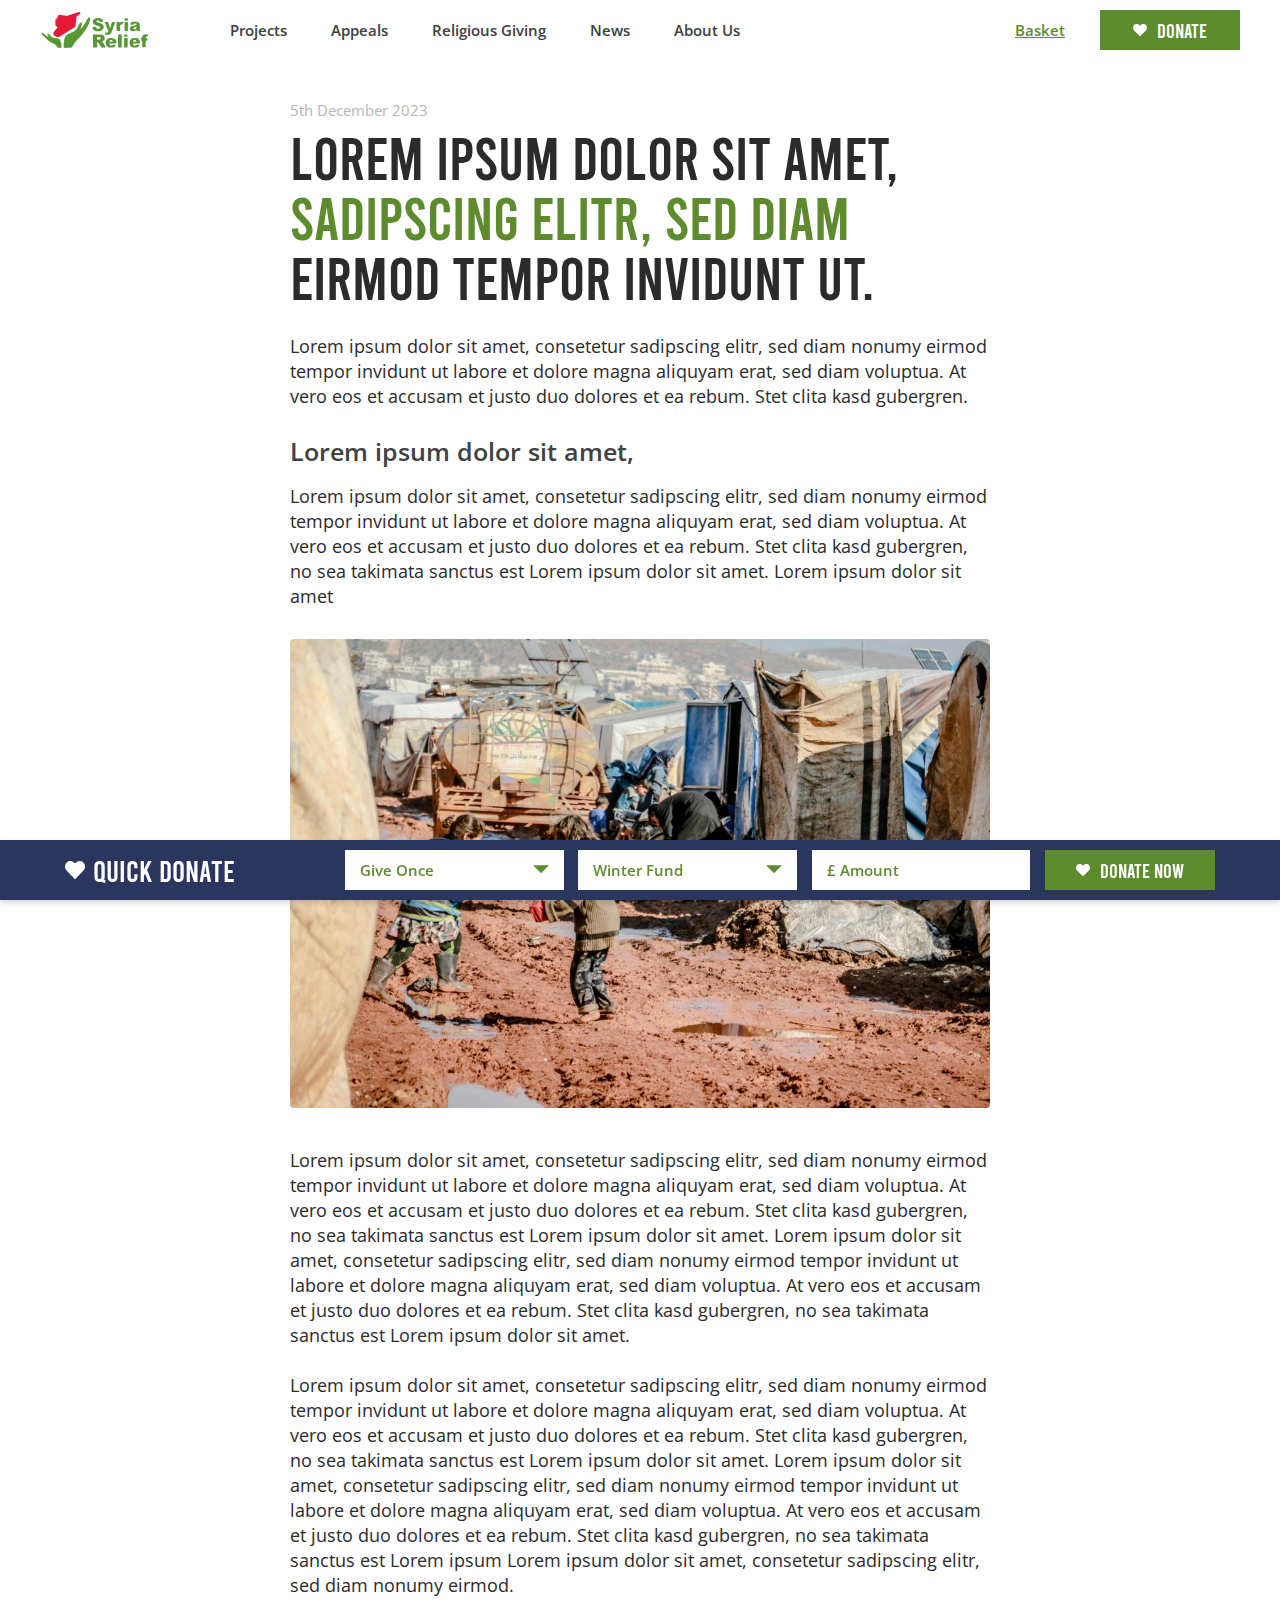
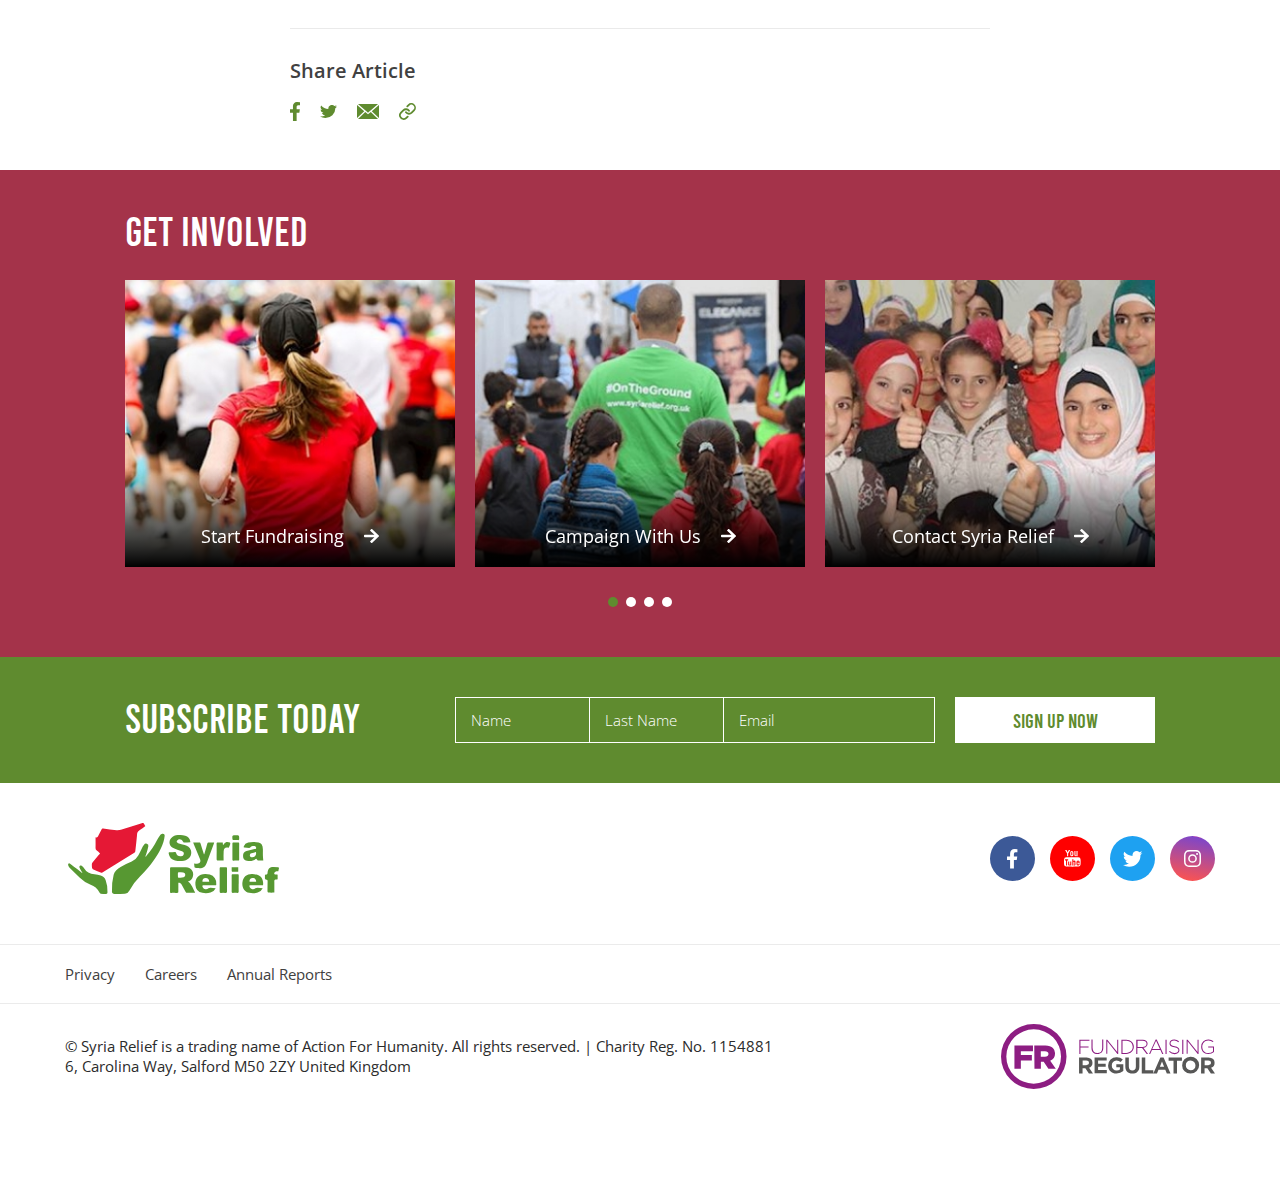
<file: blogs.html>
<!DOCTYPE html>
<html lang="en">

<head>
  <meta charset="UTF-8" />
  <meta http-equiv="X-UA-Compatible" content="IE=edge" />
  <meta name="viewport" content="width=device-width, initial-scale=1.0" />
  <link rel="preconnect" href="https://fonts.googleapis.com">
  <link rel="preconnect" href="https://fonts.gstatic.com" crossorigin>
  <link href="https://fonts.googleapis.com/css2?family=Open+Sans:wght@400;500;600;700;800&display=swap"
    rel="stylesheet">

  <link rel="stylesheet" href="css/main.css" />
  <title>Blog and story page</title>
</head>

<body>
  <!-- header start
    =========================================== -->
  <header class="header" id="header">
    <div class="auto__container">
      <div class="header__inner">
        <a href="index.html" class="header__inner-logo">
          <img src="./images/logo.svg" alt="" />
        </a>
        <div class="header__inner-main">
          <nav class="nav" id="menu">
            <div class="nav__inner">
              <ul class="nav__inner-links">
                <li class="drop">
                  <div class="nav__inner-link faqBtn" data-faq="#faq-1">Projects</div>
                  <div class="dropMenu faqEvent" id="faq-1">
                    <div class="dropMenu__inner">
                      <div class="dropMenu__image">
                        <img src="./images/donation.jpg" alt="">
                      </div>
                      <ul class="dropMenu__list">
                        <li>
                          <a href="#">
                            Education
                          </a>
                        </li>
                        <li>
                          <a href="#">
                            Food Security
                          </a>
                        </li>
                        <li>
                          <a href="#">
                            Health
                          </a>
                        </li>
                        <li>
                          <a href="#">
                            Orphan Support
                          </a>
                        </li>
                        <li>
                          <a href="#">
                            Livelihoods
                          </a>
                        </li>
                        <li>
                          <a href="#">
                            Shelter
                          </a>
                        </li>
                      </ul>
                    </div>
                  </div>
                </li>
                <li class="drop">
                  <div class="nav__inner-link faqBtn" data-faq="#faq-2">Appeals</div>
                  <div class="dropMenu faqEvent" id="faq-2">
                    <div class="dropMenu__inner">
                      <div class="dropMenu__image">
                        <img src="./images/donation.jpg" alt="">
                      </div>
                      <ul class="dropMenu__list">
                        <li>
                          <a href="#">
                            Education
                          </a>
                        </li>
                        <li>
                          <a href="#">
                            Food Security
                          </a>
                        </li>
                        <li>
                          <a href="#">
                            Health
                          </a>
                        </li>
                        <li>
                          <a href="#">
                            Orphan Support
                          </a>
                        </li>
                        <li>
                          <a href="#">
                            Livelihoods
                          </a>
                        </li>
                        <li>
                          <a href="#">
                            Shelter
                          </a>
                        </li>
                      </ul>
                    </div>
                  </div>
                </li>
                <li class="drop">
                  <div class="nav__inner-link faqBtn" data-faq="#faq-3">Religious Giving</div>
                  <div class="dropMenu faqEvent" id="faq-3">
                    <div class="dropMenu__inner">
                      <div class="dropMenu__image">
                        <img src="./images/donation.jpg" alt="">
                      </div>
                      <ul class="dropMenu__list">
                        <li>
                          <a href="#">
                            Sadaqah Jariyah
                          </a>
                        </li>
                        <li>
                          <a href="#">
                            Zakat
                          </a>
                        </li>
                        <li>
                          <a href="#">
                            Zakat Calculator
                          </a>
                        </li>
                        <li>
                          <a href="#">
                            Fidya And Kaffarah
                          </a>
                        </li>
                        <li>
                          <a href="#">
                            Eid Gifts
                          </a>
                        </li>
                      </ul>
                    </div>
                  </div>
                </li>
                <li class="drop">
                  <div class="nav__inner-link faqBtn" data-faq="#faq-4">News</div>
                  <div class="dropMenu faqEvent" id="faq-4">
                    <div class="dropMenu__inner">
                      <div class="dropMenu__image">
                        <img src="./images/donation.jpg" alt="">
                      </div>
                      <ul class="dropMenu__list">
                        <li>
                          <a href="#">
                            Education
                          </a>
                        </li>
                        <li>
                          <a href="#">
                            Food Security
                          </a>
                        </li>
                        <li>
                          <a href="#">
                            Health
                          </a>
                        </li>
                        <li>
                          <a href="#">
                            Orphan Support
                          </a>
                        </li>
                        <li>
                          <a href="#">
                            Livelihoods
                          </a>
                        </li>
                        <li>
                          <a href="#">
                            Shelter
                          </a>
                        </li>
                      </ul>
                    </div>
                  </div>
                </li>
                <li class="drop">
                  <div class="nav__inner-link faqBtn" data-faq="#faq-5">About Us</div>
                  <div class="dropMenu faqEvent" id="faq-5">
                    <div class="dropMenu__inner">
                      <div class="dropMenu__image">
                        <img src="./images/donation.jpg" alt="">
                      </div>
                      <ul class="dropMenu__list">
                        <li>
                          <a href="#">
                            Who We Are
                          </a>
                        </li>
                        <li>
                          <a href="#">
                            Our Reports
                          </a>
                        </li>
                        <li>
                          <a href="#">
                            Contact Us
                          </a>
                        </li>
                      </ul>
                    </div>
                  </div>
                </li>
              </ul>
            </div>
          </nav>
          <div class="header__inner-buttons">
            <div class="basketBtn">
              <div class="basketBtn__icon">
                <img src="./images/icons/basket.svg" alt="" />
              </div>
              <b>
                Basket
              </b>
            </div>
            <a href="#" class="button primary">
              <span>
                <img src="./images/icons/heart.svg" alt="" />
              </span>
              Donate
            </a>
            <div class="burger" id="menuBtn">
              <span></span>
            </div>
          </div>
        </div>
        <div class="basket">
          <div class="basket__inner">
            <div class="basket__inner-head">
              <h5 class="big">
                DONAtion BAsket
              </h5>
              <div class="basket__inner-close">
                <span></span>
              </div>
            </div>
            <div class="basket__inner-content">
              <div class="basket__funds">
                <div class="basket__fund">
                  <div class="basket__fund-content">
                    <h6>
                      Global Emergency Fund
                    </h6>
                    <p>
                      Single Donation
                    </p>
                  </div>
                  <div class="basket__fund-price">
                    <h6>
                      £50
                    </h6>
                    <button type="button" class="basket__fund-close">
                      <span>

                      </span>
                    </button>
                  </div>
                </div>
                <div class="basket__fund">
                  <div class="basket__fund-content">
                    <h6>
                      Global Emergency Fund
                    </h6>
                    <p>
                      Single Donation
                    </p>
                  </div>
                  <div class="basket__fund-price">
                    <h6>
                      £50
                    </h6>
                    <button type="button" class="basket__fund-close">
                      <span>

                      </span>
                    </button>
                  </div>
                </div>
              </div>
              <h6>Please support us further</h6>
              <div class="basket__items">
                <div class="basket__item">
                  <div class="basket__item-left">
                    <div class="basket__item-radio">
                      <input type="checkbox" />
                      <label for=""></label>
                    </div>
                    <div class="basket__item-left-content">
                      <p>Food Emergencies Pack</p>
                    </div>
                  </div>
                  <div class="basket__item-right">
                    <h6>£50</h6>
                  </div>
                </div>
              </div>
            </div>
          </div>
          <div class="basket__total">
            <div class="basket__total-title">
              <h5>Total:</h5>
              <h5>£150</h5>
            </div>
            <button type="button" class="button primary">Checkout</button>
            <button type="button" class="button uniq">
              Make Another Donation
            </button>
          </div>
        </div>
      </div>
    </div>
  </header>
  <!-- header end
    =========================================== -->
  <main class="main">
    <!-- blogs start
    =========================================== -->
    <section class="blogs">
      <div class="auto__container">
        <div class="blogs__inner">
          <div class="blogs__inner-article">
            <b>
              5th December 2023
            </b>
            <h1 class="ex">
              Lorem ipsum dolor sit amet,
              <span>
                sadipscing elitr, sed diam
              </span>
              eirmod tempor invidunt ut.
            </h1>
            <p class="lg">
              Lorem ipsum dolor sit amet, consetetur sadipscing elitr, sed diam nonumy eirmod tempor
              invidunt ut labore et dolore magna aliquyam erat, sed diam voluptua. At vero eos et accusam
              et justo duo dolores et ea rebum. Stet clita kasd gubergren.
            </p>
            <h5 class="big">
              Lorem ipsum dolor sit amet,
            </h5>
            <p class="lg">
              Lorem ipsum dolor sit amet, consetetur sadipscing elitr, sed diam nonumy eirmod tempor invidunt ut labore
              et dolore magna aliquyam erat, sed diam voluptua. At vero eos et accusam et justo duo dolores et ea rebum.
              Stet clita kasd gubergren, no sea takimata sanctus est Lorem ipsum dolor sit amet. Lorem ipsum dolor sit
              amet
            </p>
            <div class="blogs__inner-image">
              <img src="./images/blogs.jpg" alt="">
            </div>
            <p class="lg">
              Lorem ipsum dolor sit amet, consetetur sadipscing elitr, sed diam nonumy eirmod tempor
              invidunt ut labore et dolore magna aliquyam erat, sed diam voluptua. At vero eos et accusam
              et justo duo dolores et ea rebum. Stet clita kasd gubergren, no sea takimata sanctus est
              Lorem ipsum dolor sit amet. Lorem ipsum dolor sit amet, consetetur sadipscing elitr, sed
              diam nonumy eirmod tempor invidunt ut labore et dolore magna aliquyam erat, sed diam
              voluptua. At vero eos et accusam et justo duo dolores et ea rebum. Stet clita kasd
              gubergren, no sea takimata sanctus est Lorem ipsum dolor sit amet.
              <br> <br>
              Lorem ipsum dolor sit amet, consetetur sadipscing elitr, sed diam nonumy eirmod tempor
              invidunt ut labore et dolore magna aliquyam erat, sed diam voluptua. At vero eos et accusam
              et justo duo dolores et ea rebum. Stet clita kasd gubergren, no sea takimata sanctus est
              Lorem ipsum dolor sit amet. Lorem ipsum dolor sit amet, consetetur sadipscing elitr, sed
              diam nonumy eirmod tempor invidunt ut labore et dolore magna aliquyam erat, sed diam
              voluptua. At vero eos et accusam et justo duo dolores et ea rebum. Stet clita kasd
              gubergren, no sea takimata sanctus est Lorem ipsum
              Lorem ipsum dolor sit amet, consetetur sadipscing elitr, sed diam nonumy eirmod.
            </p>
          </div>
          <div class="blogs__inner-foot">
            <h5>
              Share Article
            </h5>
            <div class="blogs__inner-social">
              <a href="#" class="sm">
                <img src="./images/icons/blogs/facebook.svg" alt="">
              </a>
              <a href="#">
                <img src="./images/icons/blogs/twitter.svg" alt="">
              </a>
              <a href="#" class="big">
                <img src="./images/icons/blogs/email.svg" alt="">
              </a>
              <a href="#">
                <img src="./images/icons/blogs/feather.svg" alt="">
              </a>
            </div>
          </div>
        </div>
      </div>
    </section>
    <!-- blogs end
=========================================== -->
    <!-- involve start
    =========================================== -->
    <section class="involve">
      <div class="auto__container sm">
        <div class="involve__inner">
          <div class="involve__inner-title">
            <h3>
              Get INVOLVED
            </h3>
          </div>
          <div class="involve__inner-slider">
            <a href="#" class="involveItem">
              <div class="involveItem__image">
                <img src="./images/involve/1.jpg" alt="">
              </div>
              <div class="involveItem__content">
                <h5 class="sm">
                  Start Fundraising
                  <span>
                    <img src="./images/icons/arrow-right-white.svg" alt="">
                  </span>
                </h5>
              </div>
            </a>
            <a href="#" class="involveItem">
              <div class="involveItem__image">
                <img src="./images/involve/2.jpg" alt="">
              </div>
              <div class="involveItem__content">
                <h5 class="sm">
                  Campaign With Us
                  <span>
                    <img src="./images/icons/arrow-right-white.svg" alt="">
                  </span>
                </h5>
              </div>
            </a>
            <a href="#" class="involveItem">
              <div class="involveItem__image">
                <img src="./images/involve/3.jpg" alt="">
              </div>
              <div class="involveItem__content">
                <h5 class="sm">
                  Contact Syria Relief
                  <span>
                    <img src="./images/icons/arrow-right-white.svg" alt="">
                  </span>
                </h5>
              </div>
            </a>
            <a href="#" class="involveItem">
              <div class="involveItem__image">
                <img src="./images/involve/1.jpg" alt="">
              </div>
              <div class="involveItem__content">
                <h5 class="sm">
                  Start Fundraising
                  <span>
                    <img src="./images/icons/arrow-right-white.svg" alt="">
                  </span>
                </h5>
              </div>
            </a>
          </div>
        </div>
      </div>
    </section>
    <!-- involve end
    =========================================== -->
    <!-- join start
    =========================================== -->
    <section class="join">
      <div class="auto__container sm">
        <div class="join__inner">
          <h3>Subscribe TODAY</h3>
          <div class="join__inner-row">
            <div class="join__inner-inputs">
              <div class="join__inner-input">
                <input type="text" placeholder="Name" />
              </div>
              <div class="join__inner-input">
                <input type="text" placeholder="Last Name" />
              </div>
              <div class="join__inner-input">
                <input type="email" placeholder="Email" />
              </div>
            </div>
            <button type="submit" class="button secondary">
              SIGN UP NOW
            </button>
          </div>
        </div>
      </div>
    </section>
    <!-- join end
    =========================================== -->
    <!-- footer start
    =========================================== -->
    <footer class="footer">
      <div class="auto__container">
        <div class="footer__inner">
          <div class="footer__inner-top">
            <div class="footer__inner-logo">
              <img src="./images/logo.svg" alt="">
            </div>
          </div>
          <div class="footer__inner-links">
            <a href="#">
              Privacy
            </a>
            <a href="#">
              Careers
            </a>
            <a href="#">
              Annual Reports
            </a>
          </div>
          <div class="footer__inner-social">
            <a href="#">
              <img src="./images/icons/social/footer/facebook.svg" alt="">
            </a>
            <a href="#">
              <img src="./images/icons/social/footer/youtube.svg" alt="">
            </a>
            <a href="#">
              <img src="./images/icons/social/footer/twitter.svg" alt="">
            </a>
            <a href="#">
              <img src="./images/icons/social/footer/instagram.svg" alt="">
            </a>
          </div>
          <div class="footer__inner-copy">
            <p>
              © Syria Relief is a trading name of Action For Humanity. All rights reserved. | Charity Reg.
              No. 1154881
              <br>
              6, Carolina Way, Salford M50 2ZY United Kingdom
            </p>
            <div class="footer__inner-logo">
              <img src="./images/fr-logo.svg" alt="">
            </div>
          </div>
        </div>
      </div>
    </footer>
    <!-- footer end
    =========================================== -->
    <div class="donate">
      <div class="auto__container">
        <div class="donate__inner">
          <div class="donate__inner-title" id="donateBtn">
            <h4>
              <span>
                <img src="./images/icons/heart.svg" alt="" />
              </span>
              QUICK DONATE
            </h4>
            <span>
              <img src="./images/icons/heart.svg" alt="" />
            </span>
          </div>
          <div class="donate__inner-row" id="donateContent">
            <div class="donate__inner-item">
              <div class="select uniq">
                <select name="" id="">
                  <option value="0" hidden>Give Once</option>
                  <option value="1">Lorem ipsum dolor</option>
                  <option value="2">Lorem ipsum dolor</option>
                  <option value="3">Lorem ipsum dolor sit</option>
                </select>
              </div>
            </div>
            <div class="donate__inner-item">
              <div class="select uniq">
                <select name="" id="">
                  <option value="0" hidden>Winter Fund</option>
                  <option value="1">Lorem ipsum dolor</option>
                  <option value="2">Lorem ipsum dolor</option>
                  <option value="3">Lorem ipsum dolor sit</option>
                </select>
              </div>
            </div>
            <div class="donate__inner-item">
              <div class="input uniq">
                <input type="text" pattern="^\$\d{1,3}(,\d{3})*(\.\d+)?$" data-type="currency" placeholder="£ Amount" />
              </div>
            </div>
            <div class="donate__inner-item">
              <button type="submit" class="button primary">
                <span>
                  <img src="./images/icons/heart.svg" alt="" />
                </span>
                DONATE NOW</button>
            </div>
          </div>
        </div>
      </div>
    </div>
  </main>
  <!-- Sprites
    =========================================== -->
  <!-- <svg>
      <use xlink:href="#voice"></use>
    </svg> -->
  <svg style="display: none">
    <symbol id="play" viewBox="0 0 19.724 19.724">
      <g>
        <path id="Icon_awesome-play-circle" data-name="Icon awesome-play-circle"
          d="M10.425.563a9.862,9.862,0,1,0,9.862,9.862A9.86,9.86,0,0,0,10.425.563Zm4.6,10.816-7,4.016a.956.956,0,0,1-1.42-.835V6.289a.957.957,0,0,1,1.42-.835l7,4.255A.957.957,0,0,1,15.026,11.379Z"
          transform="translate(-0.563 -0.563)" fill="currentColor" />
      </g>
    </symbol>
  </svg>
  <!-- js
    =========================================== -->
  <script src="./js/jquery.js"></script>
  <script src="./js/slick.min.js"></script>
  <script src="./js/main.js"></script>
  <script src="./js/numberVal.js"></script>
</body>

</html>
</file>
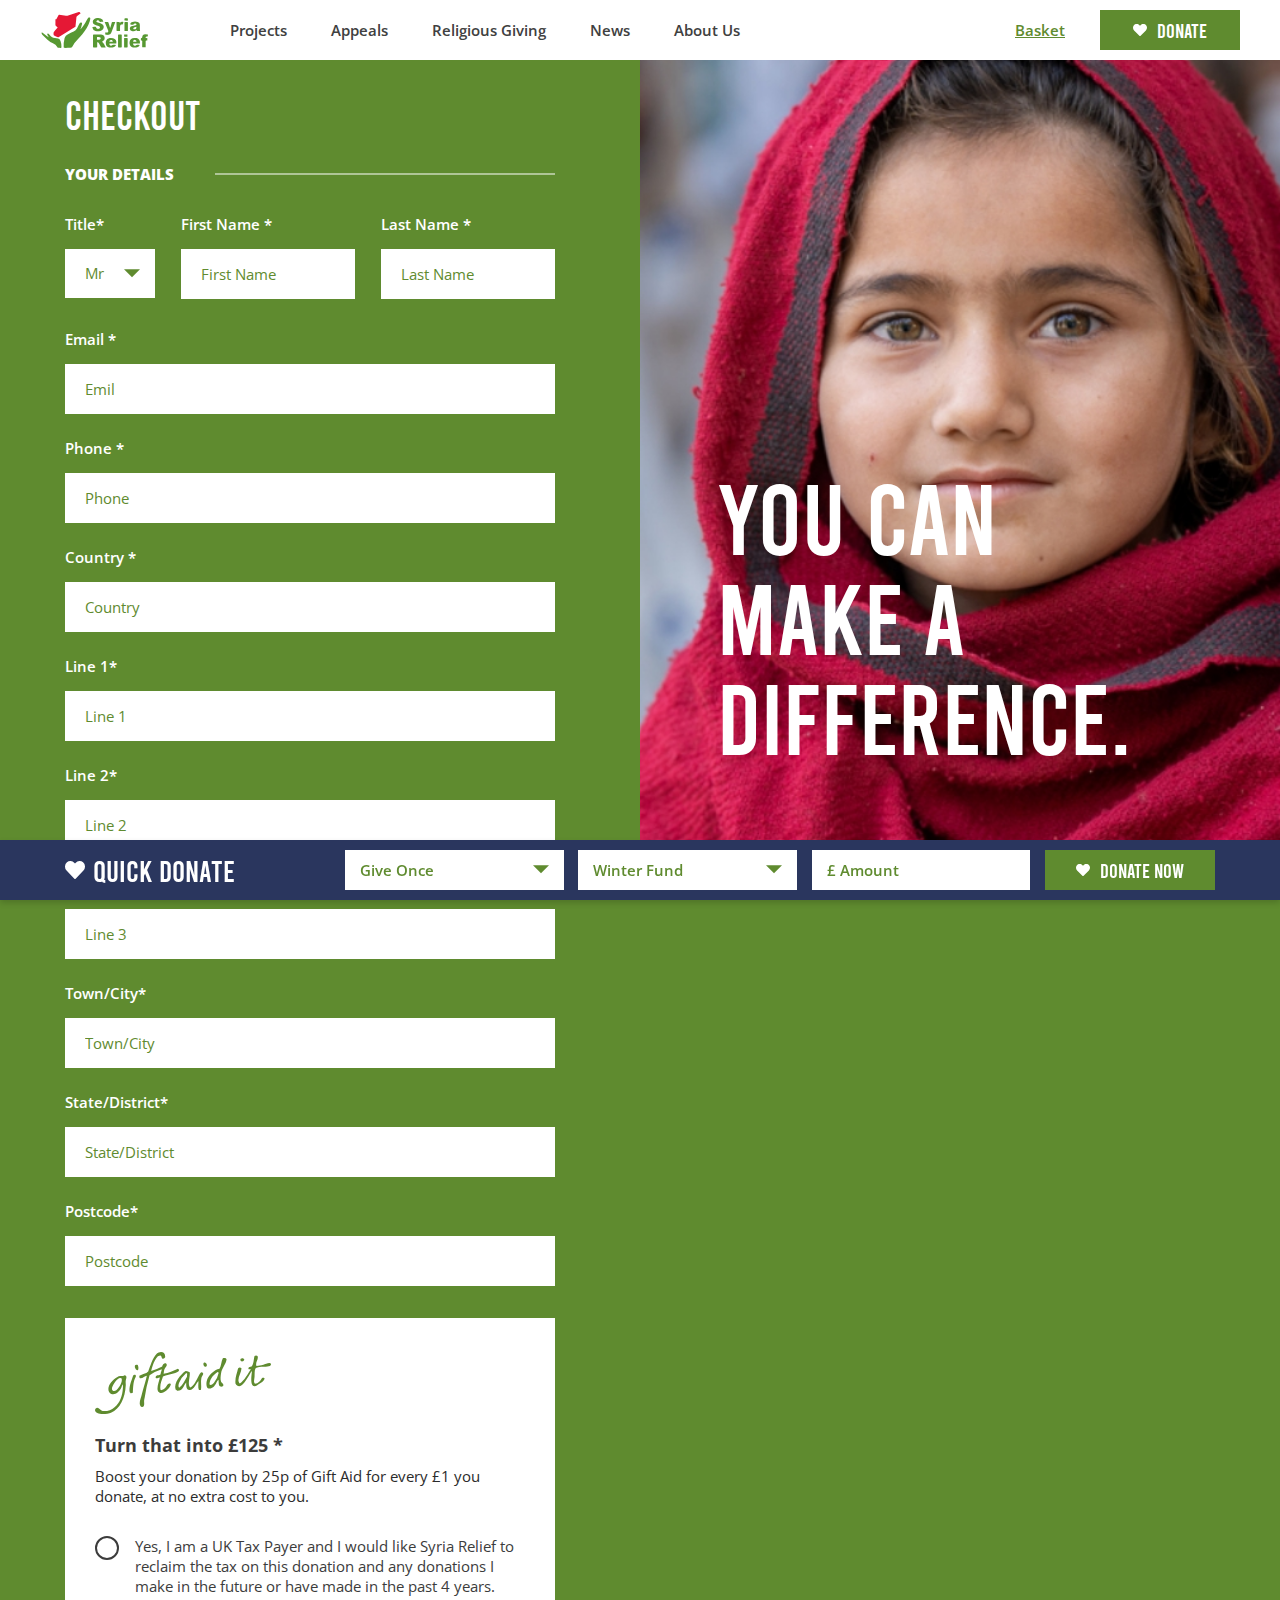
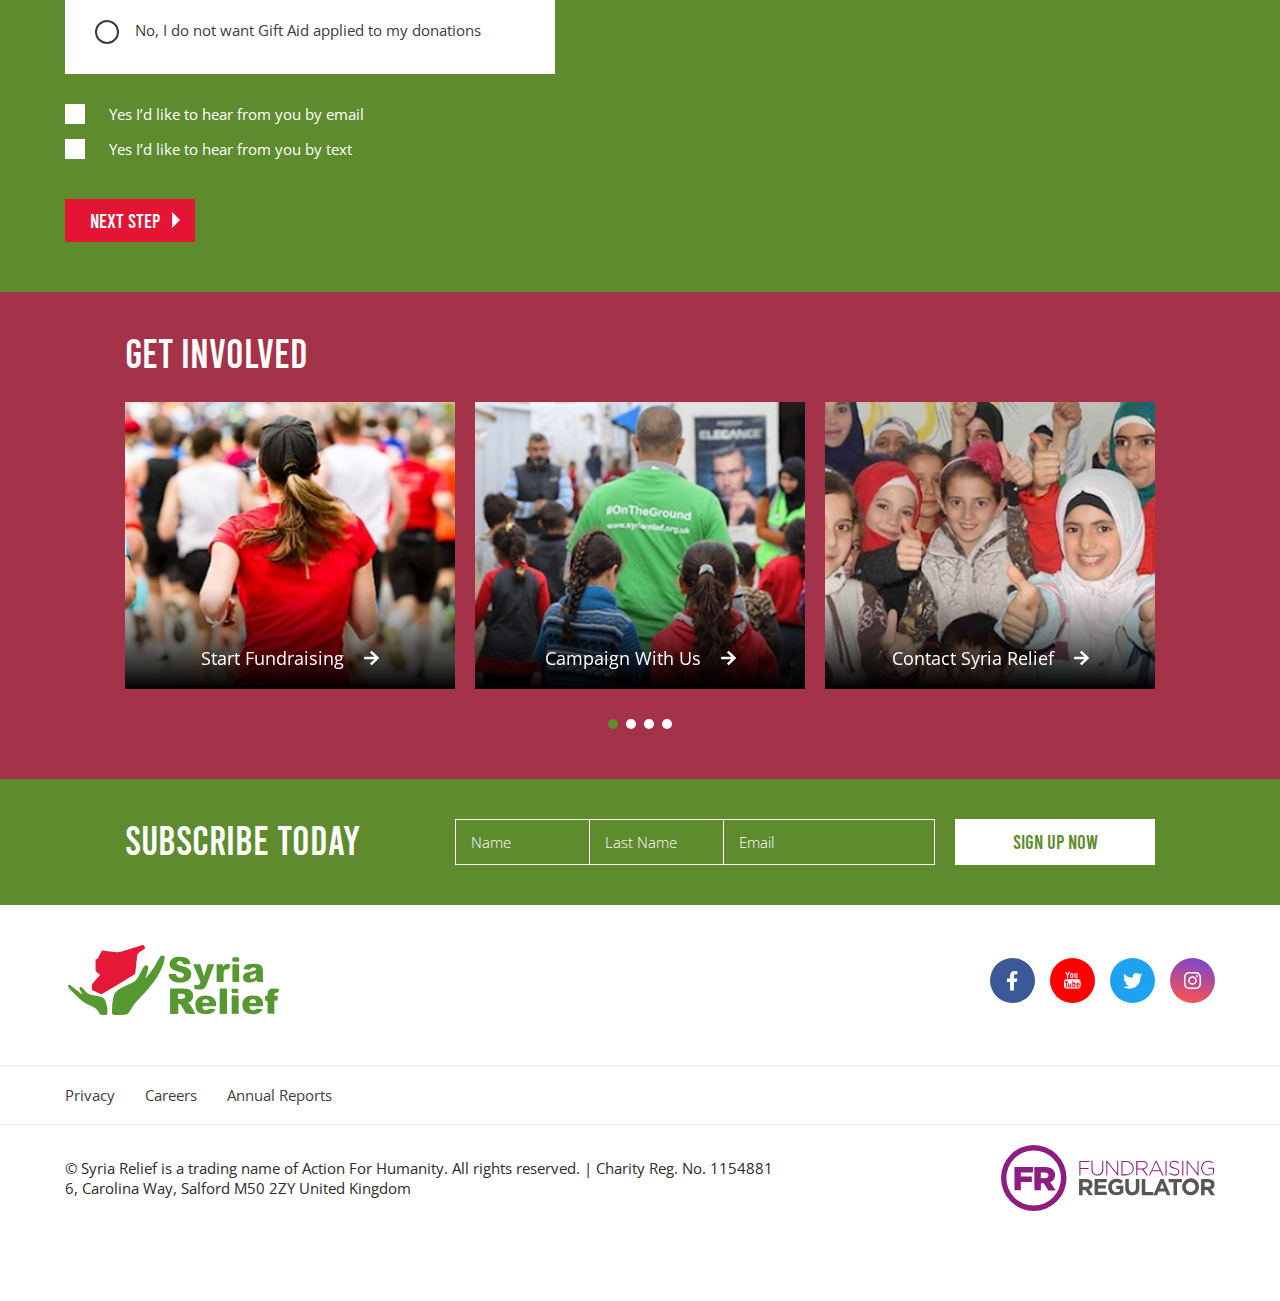
<file: checkout.html>
<!DOCTYPE html>
<html lang="en">

<head>
  <meta charset="UTF-8" />
  <meta http-equiv="X-UA-Compatible" content="IE=edge" />
  <meta name="viewport" content="width=device-width, initial-scale=1.0" />
  <link rel="preconnect" href="https://fonts.googleapis.com">
  <link rel="preconnect" href="https://fonts.gstatic.com" crossorigin>
  <link href="https://fonts.googleapis.com/css2?family=Open+Sans:wght@400;500;600;700;800&display=swap"
    rel="stylesheet">

  <link rel="stylesheet" href="css/main.css" />
  <title>Checkout</title>
</head>

<body>
  <!-- header start
    =========================================== -->
  <header class="header" id="header">
    <div class="auto__container">
      <div class="header__inner">
        <a href="index.html" class="header__inner-logo">
          <img src="./images/logo.svg" alt="" />
        </a>
        <div class="header__inner-main">
          <nav class="nav" id="menu">
            <div class="nav__inner">
              <ul class="nav__inner-links">
                <li class="drop">
                  <div class="nav__inner-link faqBtn" data-faq="#faq-1">Projects</div>
                  <div class="dropMenu faqEvent" id="faq-1">
                    <div class="dropMenu__inner">
                      <div class="dropMenu__image">
                        <img src="./images/donation.jpg" alt="">
                      </div>
                      <ul class="dropMenu__list">
                        <li>
                          <a href="#">
                            Education
                          </a>
                        </li>
                        <li>
                          <a href="#">
                            Food Security
                          </a>
                        </li>
                        <li>
                          <a href="#">
                            Health
                          </a>
                        </li>
                        <li>
                          <a href="#">
                            Orphan Support
                          </a>
                        </li>
                        <li>
                          <a href="#">
                            Livelihoods
                          </a>
                        </li>
                        <li>
                          <a href="#">
                            Shelter
                          </a>
                        </li>
                      </ul>
                    </div>
                  </div>
                </li>
                <li class="drop">
                  <div class="nav__inner-link faqBtn" data-faq="#faq-2">Appeals</div>
                  <div class="dropMenu faqEvent" id="faq-2">
                    <div class="dropMenu__inner">
                      <div class="dropMenu__image">
                        <img src="./images/donation.jpg" alt="">
                      </div>
                      <ul class="dropMenu__list">
                        <li>
                          <a href="#">
                            Education
                          </a>
                        </li>
                        <li>
                          <a href="#">
                            Food Security
                          </a>
                        </li>
                        <li>
                          <a href="#">
                            Health
                          </a>
                        </li>
                        <li>
                          <a href="#">
                            Orphan Support
                          </a>
                        </li>
                        <li>
                          <a href="#">
                            Livelihoods
                          </a>
                        </li>
                        <li>
                          <a href="#">
                            Shelter
                          </a>
                        </li>
                      </ul>
                    </div>
                  </div>
                </li>
                <li class="drop">
                  <div class="nav__inner-link faqBtn" data-faq="#faq-3">Religious Giving</div>
                  <div class="dropMenu faqEvent" id="faq-3">
                    <div class="dropMenu__inner">
                      <div class="dropMenu__image">
                        <img src="./images/donation.jpg" alt="">
                      </div>
                      <ul class="dropMenu__list">
                        <li>
                          <a href="#">
                            Sadaqah Jariyah
                          </a>
                        </li>
                        <li>
                          <a href="#">
                            Zakat
                          </a>
                        </li>
                        <li>
                          <a href="#">
                            Zakat Calculator
                          </a>
                        </li>
                        <li>
                          <a href="#">
                            Fidya And Kaffarah
                          </a>
                        </li>
                        <li>
                          <a href="#">
                            Eid Gifts
                          </a>
                        </li>
                      </ul>
                    </div>
                  </div>
                </li>
                <li class="drop">
                  <div class="nav__inner-link faqBtn" data-faq="#faq-4">News</div>
                  <div class="dropMenu faqEvent" id="faq-4">
                    <div class="dropMenu__inner">
                      <div class="dropMenu__image">
                        <img src="./images/donation.jpg" alt="">
                      </div>
                      <ul class="dropMenu__list">
                        <li>
                          <a href="#">
                            Education
                          </a>
                        </li>
                        <li>
                          <a href="#">
                            Food Security
                          </a>
                        </li>
                        <li>
                          <a href="#">
                            Health
                          </a>
                        </li>
                        <li>
                          <a href="#">
                            Orphan Support
                          </a>
                        </li>
                        <li>
                          <a href="#">
                            Livelihoods
                          </a>
                        </li>
                        <li>
                          <a href="#">
                            Shelter
                          </a>
                        </li>
                      </ul>
                    </div>
                  </div>
                </li>
                <li class="drop">
                  <div class="nav__inner-link faqBtn" data-faq="#faq-5">About Us</div>
                  <div class="dropMenu faqEvent" id="faq-5">
                    <div class="dropMenu__inner">
                      <div class="dropMenu__image">
                        <img src="./images/donation.jpg" alt="">
                      </div>
                      <ul class="dropMenu__list">
                        <li>
                          <a href="#">
                            Who We Are
                          </a>
                        </li>
                        <li>
                          <a href="#">
                            Our Reports
                          </a>
                        </li>
                        <li>
                          <a href="#">
                            Contact Us
                          </a>
                        </li>
                      </ul>
                    </div>
                  </div>
                </li>
              </ul>
            </div>
          </nav>
          <div class="header__inner-buttons">
            <div class="basketBtn">
              <div class="basketBtn__icon">
                <img src="./images/icons/basket.svg" alt="" />
              </div>
              <b>
                Basket
              </b>
            </div>
            <a href="#" class="button primary">
              <span>
                <img src="./images/icons/heart.svg" alt="" />
              </span>
              Donate
            </a>
            <div class="burger" id="menuBtn">
              <span></span>
            </div>
          </div>
        </div>
        <div class="basket">
          <div class="basket__inner">
            <div class="basket__inner-head">
              <h5 class="big">
                DONAtion BAsket
              </h5>
              <div class="basket__inner-close">
                <span></span>
              </div>
            </div>
            <div class="basket__inner-content">
              <div class="basket__funds">
                <div class="basket__fund">
                  <div class="basket__fund-content">
                    <h6>
                      Global Emergency Fund
                    </h6>
                    <p>
                      Single Donation
                    </p>
                  </div>
                  <div class="basket__fund-price">
                    <h6>
                      £50
                    </h6>
                    <button type="button" class="basket__fund-close">
                      <span>

                      </span>
                    </button>
                  </div>
                </div>
                <div class="basket__fund">
                  <div class="basket__fund-content">
                    <h6>
                      Global Emergency Fund
                    </h6>
                    <p>
                      Single Donation
                    </p>
                  </div>
                  <div class="basket__fund-price">
                    <h6>
                      £50
                    </h6>
                    <button type="button" class="basket__fund-close">
                      <span>

                      </span>
                    </button>
                  </div>
                </div>
              </div>
              <h6>Please support us further</h6>
              <div class="basket__items">
                <div class="basket__item">
                  <div class="basket__item-left">
                    <div class="basket__item-radio">
                      <input type="checkbox" />
                      <label for=""></label>
                    </div>
                    <div class="basket__item-left-content">
                      <p>Food Emergencies Pack</p>
                    </div>
                  </div>
                  <div class="basket__item-right">
                    <h6>£50</h6>
                  </div>
                </div>
              </div>
            </div>
          </div>
          <div class="basket__total">
            <div class="basket__total-title">
              <h5>Total:</h5>
              <h5>£150</h5>
            </div>
            <button type="button" class="button primary">Checkout</button>
            <button type="button" class="button uniq">
              Make Another Donation
            </button>
          </div>
        </div>
      </div>
    </div>
  </header>
  <!-- header end
    =========================================== -->
  <main class="main">
    <!-- calc start
    =========================================== -->
    <section class="calc">
      <div class="auto__container">
        <div class="calc__inner-image">
          <img src="./images/donation.jpg" alt="">
          <h1 class="lg">
            YOU CAN <br>
            MAKE A <br>
            DIFFERENCE.
          </h1>
        </div>
        <!-- tab 1 -->
        <div class="calc__inner active" id="step1">
          <h3>
            CHECKOUT
          </h3>
          <div class="calc__inner-top">
            <h6 class="calc__title ex">
              YOUR DETAILS
            </h6>
          </div>
          <div class="calc__inner-info">
            <div class="inputc__outer">
              <label>
                Title*
              </label>
              <div class="inputc selectc">
                <select name="" id="">
                  <option value="0">
                    Mr
                  </option>
                  <option value="0">
                    Mrs
                  </option>
                  <option value="0">
                    Ms
                  </option>
                </select>
              </div>
              <div class="select">

              </div>
            </div>
            <div class="inputc__outer">
              <label>
                First Name *
              </label>
              <div class="inputc">
                <input type="text" placeholder="First Name" />
              </div>
            </div>
            <div class="inputc__outer">
              <label>
                Last Name *
              </label>
              <div class="inputc">
                <input type="text" placeholder="Last Name" />
              </div>
            </div>
          </div>
          <div class="calc__group">
            <div class="inputc__outer">
              <label>
                Email *
              </label>
              <div class="inputc">
                <input type="email" placeholder="Emil" />
              </div>
            </div>
            <div class="inputc__outer">
              <label>
                Phone *
              </label>
              <div class="inputc">
                <input type="tel" placeholder="Phone" />
              </div>
            </div>
            <div class="inputc__outer">
              <label>
                Country *
              </label>
              <div class="inputc">
                <input type="text" placeholder="Country" />
              </div>
            </div>
            <div class="inputc__outer">
              <label>
                Line 1*
              </label>
              <div class="inputc">
                <input type="text" placeholder="Line 1" />
              </div>
            </div>
            <div class="inputc__outer">
              <label>
                Line 2*
              </label>
              <div class="inputc">
                <input type="text" placeholder="Line 2" />
              </div>
            </div>
            <div class="inputc__outer">
              <label>
                Line 3*
              </label>
              <div class="inputc">
                <input type="text" placeholder="Line 3" />
              </div>
            </div>
            <div class="inputc__outer">
              <label>
                Town/City*
              </label>
              <div class="inputc">
                <input type="text" placeholder="Town/City" />
              </div>
            </div>
            <div class="inputc__outer">
              <label>
                State/District*
              </label>
              <div class="inputc">
                <input type="text" placeholder="State/District" />
              </div>
            </div>
            <div class="inputc__outer">
              <label>
                Postcode*
              </label>
              <div class="inputc">
                <input type="text" placeholder="Postcode" />
              </div>
            </div>
          </div>
          <div class="gift">
            <div class="gift__icon">
              <img src="images/checkout/gift.svg" alt="" />
            </div>
            <h5 class="sm">Turn that into £125 *</h5>
            <p>
              Boost your donation by 25p of Gift Aid for every £1 you
              donate, at no extra cost to you.
            </p>
            <div class="radioc">
              <input type="radio" name="gift" />
              <label for="">
                Yes, I am a UK Tax Payer and I would like Syria Relief
                to reclaim the tax on this donation and any donations
                I make in the future or have made in the past 4 years.
              </label>
            </div>
            <div class="radioc">
              <input type="radio" name="gift" />
              <label for="">
                No, I do not want Gift Aid applied to my donations
              </label>
            </div>
          </div>
          <div class="calc__group last">
            <div class="checkc">
              <input type="checkbox" />
              <label for="">
                Yes I’d like to hear from you by email
              </label>
            </div>
            <div class="checkc">
              <input type="checkbox" />
              <label for="">
                Yes I’d like to hear from you by text
              </label>
            </div>
          </div>
          <button type="button" class="button solid stepBtn" data-tab="#step2">
            Next Step
          </button>
        </div>
        <!-- tab 2 -->
        <div class="calc__inner" id="step2">
          <h3>
            CHECKOUT
          </h3>
          <div class="calc__inner-top">
            <h6 class="calc__title">
              SELECT PAYMENT METHOD
            </h6>
          </div>
          <div class="payment">
            <div class="payment__items">
              <div class="payment__item">
                <input type="radio" name="payment" data-value="#formBtn1" />
                <label for="">
                  <img src="images/checkout/paypal.png" alt="" />
                  Paypal
                </label>
              </div>
              <div class="payment__item">
                <input type="radio" name="payment" data-value="#formBtn2" />
                <label for="">
                  <img src="images/checkout/applePay.svg" alt="" />
                  Apple Pay
                </label>
              </div>
              <div class="payment__item">
                <input type="radio" name="payment" data-value="#formBtn3" />
                <label for="">
                  <img src="images/checkout/googlePay.svg" alt="" />
                  Google Pay
                </label>
              </div>
              <div class="payment__item">
                <input type="radio" name="payment" data-value="#formBtn4" />
                <label for="">
                  <img src="images/checkout/card.svg" alt="" />
                  Debit / Credit Card
                </label>
              </div>
            </div>
            <div class="paymentInfo" id="debit">
              <div class="inputc__row">
                <div class="inputc__outer w-50">
                  <label for="">Card Number</label>
                  <div class="inputc">
                    <input type="text" placeholder="Card Number" />
                  </div>
                </div>
                <div class="inputc__outer w-30">
                  <label for="">Month</label>

                  <div class="inputc">
                    <input type="text" placeholder="MM/YY" />
                  </div>
                </div>
                <div class="inputc__outer w-20">
                  <label for="">CVV</label>

                  <div class="inputc">
                    <input type="text" placeholder="CVV" />
                  </div>
                </div>
                <div class="inputc__outer w-100">
                  <div class="inputc">
                    <label for="">
                      Name on Card
                    </label>
                    <input type="text" placeholder="Line 2" />
                  </div>
                </div>
                <div class="inputc__outer w-65">
                  <div class="inputc">
                    <label for="">
                      Country
                    </label>
                    <input type="text" placeholder="Country" />
                  </div>
                </div>
                <div class="inputc__outer w-35">
                  <div class="inputc">
                    <label for="">
                      Post code
                    </label>
                    <input type="text" placeholder="Post code" />
                  </div>
                </div>
              </div>
            </div>
          </div>
          <div class="calc__inner-foot">
            <h6 class="calc__title ex">
              YOUR DONATION
            </h6>
            <div class="calc__inner-foot-row">
              <h6>
                Emergency Relief
              </h6>
              <h5>
                £100.00
              </h5>
            </div>
            <div class="calc__inner-foot-row">
              <button type="button" class="button paypal stepBtn formBtn" data-tab="#step3" id="formBtn1">
                <img src="images/checkout/paypalBtn.svg" alt="" />
              </button>
              <button type="button" class="button apple stepBtn formBtn" data-tab="#step3" id="formBtn2">
                <img src="images/checkout/applePayBtn.svg" alt="" />
              </button>
              <button type="button" class="button google stepBtn formBtn" data-tab="#step3" id="formBtn3">
                <img src="images/checkout/googlePayBtn.svg" alt="" />
              </button>
              <a href="thankYou.html" class="button primary stepBtn formBtn" id="formBtn4" data-tab="#step3">
                <span>
                  <img src="./images/icons/heart.svg" alt="">
                </span>
                DONATE NOW
              </a>

              <p class="calc__inner-foot-secure">
                <span>
                  <img src="./images/icons/padlock.svg" alt="">
                </span>
                Secure Payment
              </p>
            </div>

          </div>

        </div>
      </div>
    </section>
    <!-- calc end
    =========================================== -->
    <!-- involve start
    =========================================== -->
    <section class="involve">
      <div class="auto__container sm">
        <div class="involve__inner">
          <div class="involve__inner-title">
            <h3>
              Get INVOLVED
            </h3>
          </div>
          <div class="involve__inner-slider">
            <a href="#" class="involveItem">
              <div class="involveItem__image">
                <img src="./images/involve/1.jpg" alt="">
              </div>
              <div class="involveItem__content">
                <h5 class="sm">
                  Start Fundraising
                  <span>
                    <img src="./images/icons/arrow-right-white.svg" alt="">
                  </span>
                </h5>
              </div>
            </a>
            <a href="#" class="involveItem">
              <div class="involveItem__image">
                <img src="./images/involve/2.jpg" alt="">
              </div>
              <div class="involveItem__content">
                <h5 class="sm">
                  Campaign With Us
                  <span>
                    <img src="./images/icons/arrow-right-white.svg" alt="">
                  </span>
                </h5>
              </div>
            </a>
            <a href="#" class="involveItem">
              <div class="involveItem__image">
                <img src="./images/involve/3.jpg" alt="">
              </div>
              <div class="involveItem__content">
                <h5 class="sm">
                  Contact Syria Relief
                  <span>
                    <img src="./images/icons/arrow-right-white.svg" alt="">
                  </span>
                </h5>
              </div>
            </a>
            <a href="#" class="involveItem">
              <div class="involveItem__image">
                <img src="./images/involve/1.jpg" alt="">
              </div>
              <div class="involveItem__content">
                <h5 class="sm">
                  Start Fundraising
                  <span>
                    <img src="./images/icons/arrow-right-white.svg" alt="">
                  </span>
                </h5>
              </div>
            </a>
          </div>
        </div>
      </div>
    </section>
    <!-- involve end
    =========================================== -->
    <!-- join start
    =========================================== -->
    <section class="join">
      <div class="auto__container sm">
        <div class="join__inner">
          <h3>Subscribe TODAY</h3>
          <div class="join__inner-row">
            <div class="join__inner-inputs">
              <div class="join__inner-input">
                <input type="text" placeholder="Name" />
              </div>
              <div class="join__inner-input">
                <input type="text" placeholder="Last Name" />
              </div>
              <div class="join__inner-input">
                <input type="email" placeholder="Email" />
              </div>
            </div>
            <button type="submit" class="button secondary">
              SIGN UP NOW
            </button>
          </div>
        </div>
      </div>
    </section>
    <!-- join end
    =========================================== -->
    <!-- footer start
    =========================================== -->
    <footer class="footer">
      <div class="auto__container">
        <div class="footer__inner">
          <div class="footer__inner-top">
            <div class="footer__inner-logo">
              <img src="./images/logo.svg" alt="">
            </div>
          </div>
          <div class="footer__inner-links">
            <a href="#">
              Privacy
            </a>
            <a href="#">
              Careers
            </a>
            <a href="#">
              Annual Reports
            </a>
          </div>
          <div class="footer__inner-social">
            <a href="#">
              <img src="./images/icons/social/footer/facebook.svg" alt="">
            </a>
            <a href="#">
              <img src="./images/icons/social/footer/youtube.svg" alt="">
            </a>
            <a href="#">
              <img src="./images/icons/social/footer/twitter.svg" alt="">
            </a>
            <a href="#">
              <img src="./images/icons/social/footer/instagram.svg" alt="">
            </a>
          </div>
          <div class="footer__inner-copy">
            <p>
              © Syria Relief is a trading name of Action For Humanity. All rights reserved. | Charity Reg.
              No. 1154881
              <br>
              6, Carolina Way, Salford M50 2ZY United Kingdom
            </p>
            <div class="footer__inner-logo">
              <img src="./images/fr-logo.svg" alt="">
            </div>
          </div>
        </div>
      </div>
    </footer>
    <!-- footer end
    =========================================== -->
    <div class="donate">
      <div class="auto__container">
        <div class="donate__inner">
          <div class="donate__inner-title" id="donateBtn">
            <h4>
              <span>
                <img src="./images/icons/heart.svg" alt="" />
              </span>
              QUICK DONATE
            </h4>
            <span>
              <img src="./images/icons/heart.svg" alt="" />
            </span>
          </div>
          <div class="donate__inner-row" id="donateContent">
            <div class="donate__inner-item">
              <div class="select uniq">
                <select name="" id="">
                  <option value="0" hidden>Give Once</option>
                  <option value="1">Lorem ipsum dolor</option>
                  <option value="2">Lorem ipsum dolor</option>
                  <option value="3">Lorem ipsum dolor sit</option>
                </select>
              </div>
            </div>
            <div class="donate__inner-item">
              <div class="select uniq">
                <select name="" id="">
                  <option value="0" hidden>Winter Fund</option>
                  <option value="1">Lorem ipsum dolor</option>
                  <option value="2">Lorem ipsum dolor</option>
                  <option value="3">Lorem ipsum dolor sit</option>
                </select>
              </div>
            </div>
            <div class="donate__inner-item">
              <div class="input uniq">
                <input type="text" pattern="^\$\d{1,3}(,\d{3})*(\.\d+)?$" data-type="currency" placeholder="£ Amount" />
              </div>
            </div>
            <div class="donate__inner-item">
              <button type="submit" class="button primary">
                <span>
                  <img src="./images/icons/heart.svg" alt="" />
                </span>
                DONATE NOW</button>
            </div>
          </div>
        </div>
      </div>
    </div>
  </main>
  <!-- Sprites
    =========================================== -->
  <!-- <svg>
      <use xlink:href="#voice"></use>
    </svg> -->
  <svg style="display: none">
    <symbol id="play" viewBox="0 0 19.724 19.724">
      <g>
        <path id="Icon_awesome-play-circle" data-name="Icon awesome-play-circle"
          d="M10.425.563a9.862,9.862,0,1,0,9.862,9.862A9.86,9.86,0,0,0,10.425.563Zm4.6,10.816-7,4.016a.956.956,0,0,1-1.42-.835V6.289a.957.957,0,0,1,1.42-.835l7,4.255A.957.957,0,0,1,15.026,11.379Z"
          transform="translate(-0.563 -0.563)" fill="currentColor" />
      </g>
    </symbol>
  </svg>
  <!-- js
    =========================================== -->
  <script src="./js/jquery.js"></script>
  <script src="./js/slick.min.js"></script>
  <script src="./js/main.js"></script>
  <script src="./js/numberVal.js"></script>
  <script src="./js/checkout.js"></script>
</body>

</html>
</file>
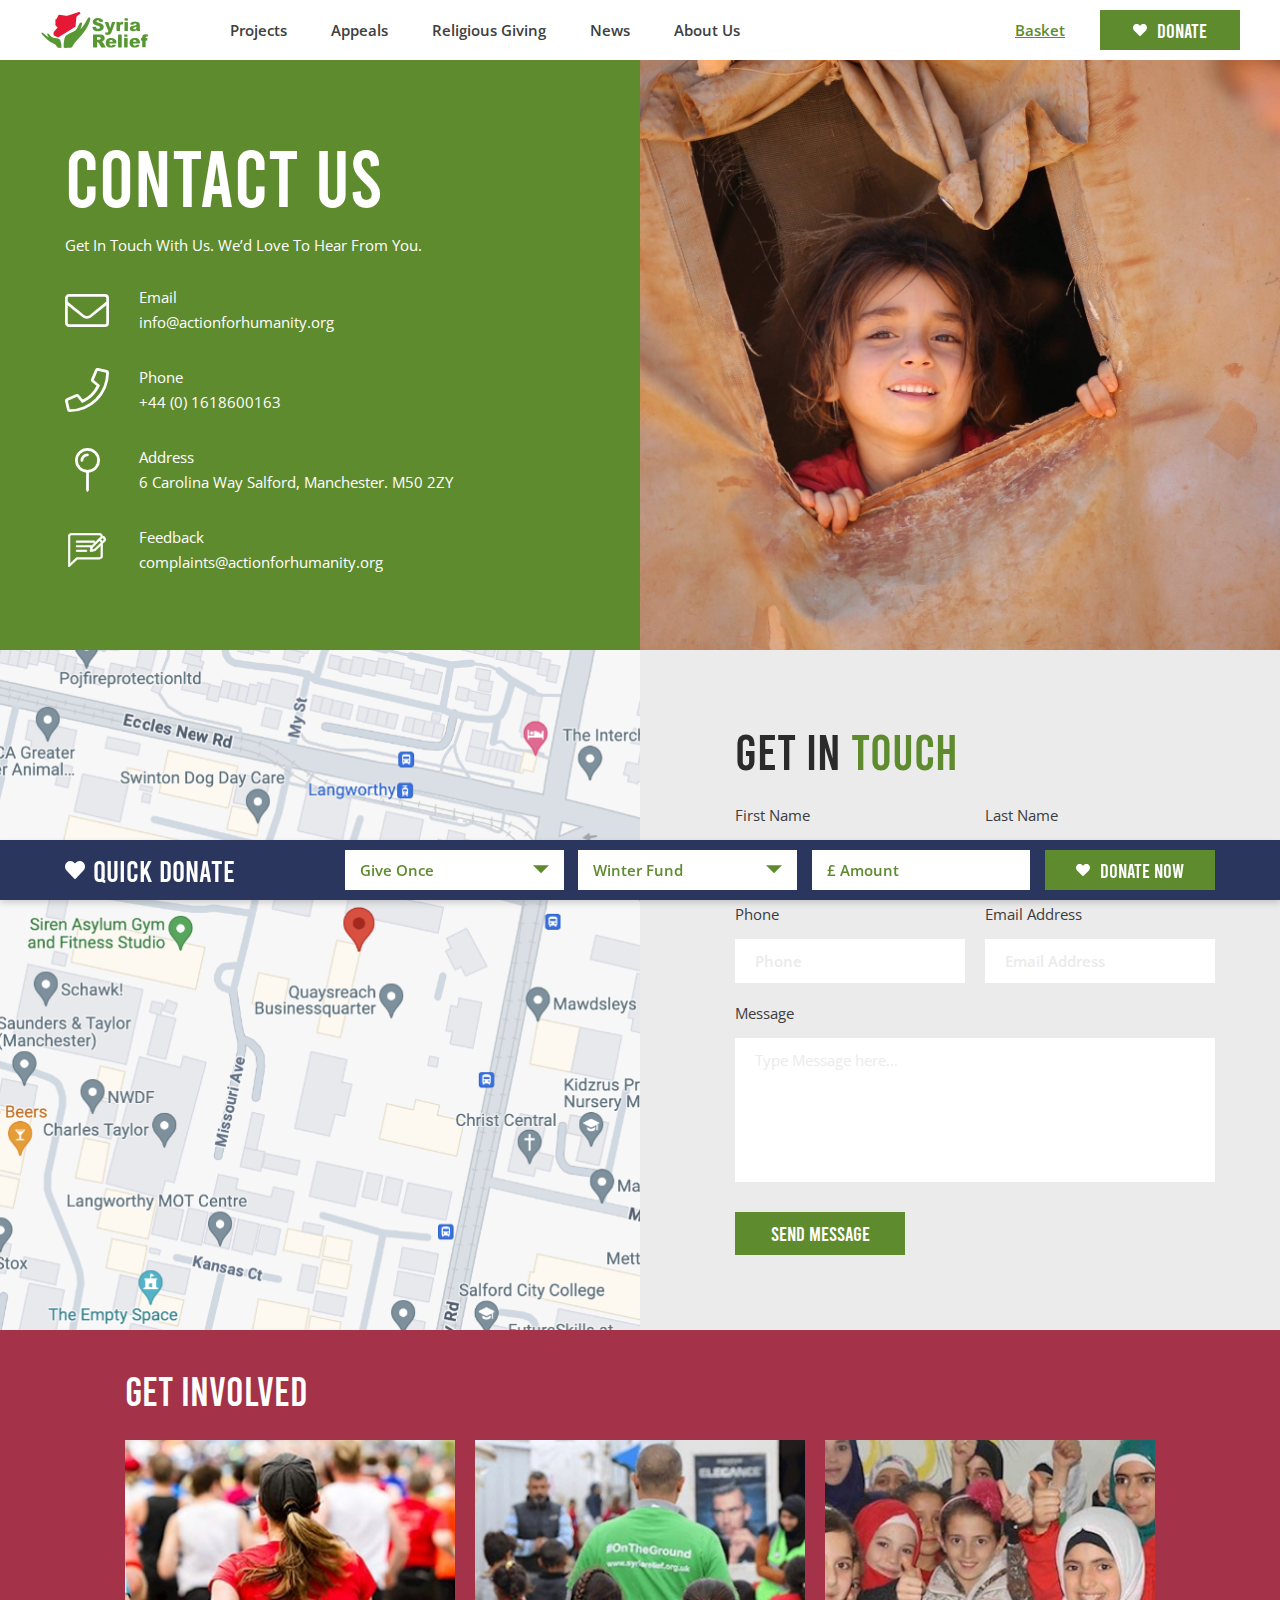
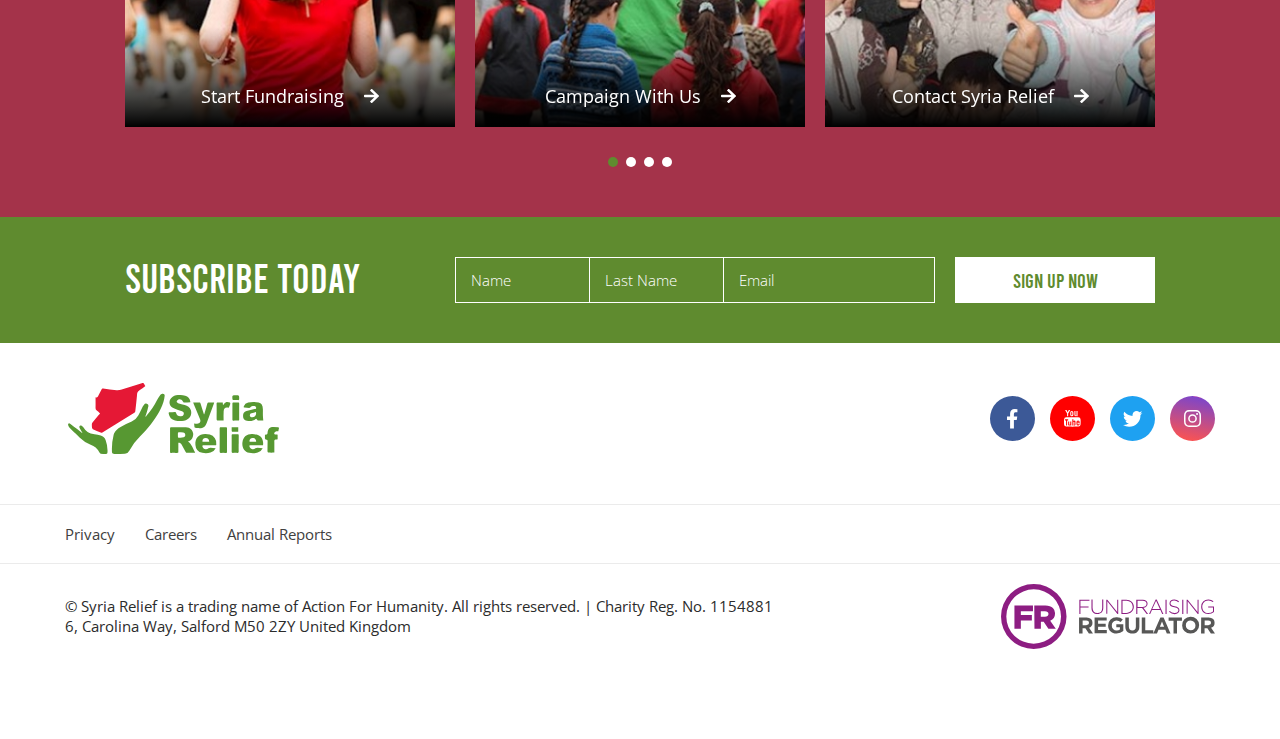
<file: contact.html>
<!DOCTYPE html>
<html lang="en">

<head>
  <meta charset="UTF-8" />
  <meta http-equiv="X-UA-Compatible" content="IE=edge" />
  <meta name="viewport" content="width=device-width, initial-scale=1.0" />
  <link rel="preconnect" href="https://fonts.googleapis.com">
  <link rel="preconnect" href="https://fonts.gstatic.com" crossorigin>
  <link href="https://fonts.googleapis.com/css2?family=Open+Sans:wght@400;500;600;700;800&display=swap"
    rel="stylesheet">

  <link rel="stylesheet" href="css/main.css" />
  <title>Contact Us</title>
</head>

<body>
  <!-- header start
    =========================================== -->
  <header class="header" id="header">
    <div class="auto__container">
      <div class="header__inner">
        <a href="index.html" class="header__inner-logo">
          <img src="./images/logo.svg" alt="" />
        </a>
        <div class="header__inner-main">
          <nav class="nav" id="menu">
            <div class="nav__inner">
              <ul class="nav__inner-links">
                <li class="drop">
                  <div class="nav__inner-link faqBtn" data-faq="#faq-1">Projects</div>
                  <div class="dropMenu faqEvent" id="faq-1">
                    <div class="dropMenu__inner">
                      <div class="dropMenu__image">
                        <img src="./images/donation.jpg" alt="">
                      </div>
                      <ul class="dropMenu__list">
                        <li>
                          <a href="#">
                            Education
                          </a>
                        </li>
                        <li>
                          <a href="#">
                            Food Security
                          </a>
                        </li>
                        <li>
                          <a href="#">
                            Health
                          </a>
                        </li>
                        <li>
                          <a href="#">
                            Orphan Support
                          </a>
                        </li>
                        <li>
                          <a href="#">
                            Livelihoods
                          </a>
                        </li>
                        <li>
                          <a href="#">
                            Shelter
                          </a>
                        </li>
                      </ul>
                    </div>
                  </div>
                </li>
                <li class="drop">
                  <div class="nav__inner-link faqBtn" data-faq="#faq-2">Appeals</div>
                  <div class="dropMenu faqEvent" id="faq-2">
                    <div class="dropMenu__inner">
                      <div class="dropMenu__image">
                        <img src="./images/donation.jpg" alt="">
                      </div>
                      <ul class="dropMenu__list">
                        <li>
                          <a href="#">
                            Education
                          </a>
                        </li>
                        <li>
                          <a href="#">
                            Food Security
                          </a>
                        </li>
                        <li>
                          <a href="#">
                            Health
                          </a>
                        </li>
                        <li>
                          <a href="#">
                            Orphan Support
                          </a>
                        </li>
                        <li>
                          <a href="#">
                            Livelihoods
                          </a>
                        </li>
                        <li>
                          <a href="#">
                            Shelter
                          </a>
                        </li>
                      </ul>
                    </div>
                  </div>
                </li>
                <li class="drop">
                  <div class="nav__inner-link faqBtn" data-faq="#faq-3">Religious Giving</div>
                  <div class="dropMenu faqEvent" id="faq-3">
                    <div class="dropMenu__inner">
                      <div class="dropMenu__image">
                        <img src="./images/donation.jpg" alt="">
                      </div>
                      <ul class="dropMenu__list">
                        <li>
                          <a href="#">
                            Sadaqah Jariyah
                          </a>
                        </li>
                        <li>
                          <a href="#">
                            Zakat
                          </a>
                        </li>
                        <li>
                          <a href="#">
                            Zakat Calculator
                          </a>
                        </li>
                        <li>
                          <a href="#">
                            Fidya And Kaffarah
                          </a>
                        </li>
                        <li>
                          <a href="#">
                            Eid Gifts
                          </a>
                        </li>
                      </ul>
                    </div>
                  </div>
                </li>
                <li class="drop">
                  <div class="nav__inner-link faqBtn" data-faq="#faq-4">News</div>
                  <div class="dropMenu faqEvent" id="faq-4">
                    <div class="dropMenu__inner">
                      <div class="dropMenu__image">
                        <img src="./images/donation.jpg" alt="">
                      </div>
                      <ul class="dropMenu__list">
                        <li>
                          <a href="#">
                            Education
                          </a>
                        </li>
                        <li>
                          <a href="#">
                            Food Security
                          </a>
                        </li>
                        <li>
                          <a href="#">
                            Health
                          </a>
                        </li>
                        <li>
                          <a href="#">
                            Orphan Support
                          </a>
                        </li>
                        <li>
                          <a href="#">
                            Livelihoods
                          </a>
                        </li>
                        <li>
                          <a href="#">
                            Shelter
                          </a>
                        </li>
                      </ul>
                    </div>
                  </div>
                </li>
                <li class="drop">
                  <div class="nav__inner-link faqBtn" data-faq="#faq-5">About Us</div>
                  <div class="dropMenu faqEvent" id="faq-5">
                    <div class="dropMenu__inner">
                      <div class="dropMenu__image">
                        <img src="./images/donation.jpg" alt="">
                      </div>
                      <ul class="dropMenu__list">
                        <li>
                          <a href="#">
                            Who We Are
                          </a>
                        </li>
                        <li>
                          <a href="#">
                            Our Reports
                          </a>
                        </li>
                        <li>
                          <a href="#">
                            Contact Us
                          </a>
                        </li>
                      </ul>
                    </div>
                  </div>
                </li>
              </ul>
            </div>
          </nav>
          <div class="header__inner-buttons">
            <div class="basketBtn">
              <div class="basketBtn__icon">
                <img src="./images/icons/basket.svg" alt="" />
              </div>
              <b>
                Basket
              </b>
            </div>
            <a href="#" class="button primary">
              <span>
                <img src="./images/icons/heart.svg" alt="" />
              </span>
              Donate
            </a>
            <div class="burger" id="menuBtn">
              <span></span>
            </div>
          </div>
        </div>
        <div class="basket">
          <div class="basket__inner">
            <div class="basket__inner-head">
              <h5 class="big">
                DONAtion BAsket
              </h5>
              <div class="basket__inner-close">
                <span></span>
              </div>
            </div>
            <div class="basket__inner-content">
              <div class="basket__funds">
                <div class="basket__fund">
                  <div class="basket__fund-content">
                    <h6>
                      Global Emergency Fund
                    </h6>
                    <p>
                      Single Donation
                    </p>
                  </div>
                  <div class="basket__fund-price">
                    <h6>
                      £50
                    </h6>
                    <button type="button" class="basket__fund-close">
                      <span>

                      </span>
                    </button>
                  </div>
                </div>
                <div class="basket__fund">
                  <div class="basket__fund-content">
                    <h6>
                      Global Emergency Fund
                    </h6>
                    <p>
                      Single Donation
                    </p>
                  </div>
                  <div class="basket__fund-price">
                    <h6>
                      £50
                    </h6>
                    <button type="button" class="basket__fund-close">
                      <span>

                      </span>
                    </button>
                  </div>
                </div>
              </div>
              <h6>Please support us further</h6>
              <div class="basket__items">
                <div class="basket__item">
                  <div class="basket__item-left">
                    <div class="basket__item-radio">
                      <input type="checkbox" />
                      <label for=""></label>
                    </div>
                    <div class="basket__item-left-content">
                      <p>Food Emergencies Pack</p>
                    </div>
                  </div>
                  <div class="basket__item-right">
                    <h6>£50</h6>
                  </div>
                </div>
              </div>
            </div>
          </div>
          <div class="basket__total">
            <div class="basket__total-title">
              <h5>Total:</h5>
              <h5>£150</h5>
            </div>
            <button type="button" class="button primary">Checkout</button>
            <button type="button" class="button uniq">
              Make Another Donation
            </button>
          </div>
        </div>
      </div>
    </div>
  </header>
  <!-- header end
    =========================================== -->
  <main class="main">
    <!-- about start
    =========================================== -->
    <section class="about green">
      <div class="auto__container">
        <div class="about__inner">
          <div class="about__inner-content">
            <h1 class="sm">
              CONTACT US
            </h1>
            <p>
              Get In Touch With Us. We’d Love To Hear From You.
            </p>
            <div class="about__inner-contact">
              <a href="mailto:info@actionforhumanity.org" target="_blank" class="aboutItem">
                <div class="aboutItem__icon">
                  <img src="./images/icons/contact/email.svg" alt="">
                </div>
                <div class="aboutItem__content">
                  <h6>
                    Email
                  </h6>
                  <p>
                    info@actionforhumanity.org
                  </p>
                </div>
              </a>
              <a href="tel:+44 (0) 1618600163" target="_blank" class="aboutItem">
                <div class="aboutItem__icon">
                  <img src="./images/icons/contact/phone.svg" alt="">
                </div>
                <div class="aboutItem__content">
                  <h6>
                    Phone
                  </h6>
                  <p>
                    +44 (0) 1618600163
                  </p>
                </div>
              </a>
              <a href="https://maps.app.goo.gl/ci9LyPW243HuY7A36" target="_blank" class="aboutItem">
                <div class="aboutItem__icon sm">
                  <img src="./images/icons/contact/address.svg" alt="">
                </div>
                <div class="aboutItem__content">
                  <h6>
                    Address
                  </h6>
                  <p>
                    6 Carolina Way Salford, Manchester. M50 2ZY
                  </p>
                </div>
              </a>
              <a href="mailto:complaints@actionforhumanity.org" target="_blank" class="aboutItem">
                <div class="aboutItem__icon md">
                  <img src="./images/icons/contact/feedback.svg" alt="">
                </div>
                <div class="aboutItem__content">
                  <h6>
                    Feedback
                  </h6>
                  <p>
                    complaints@actionforhumanity.org
                  </p>
                </div>
              </a>
            </div>
          </div>
          <div class="about__inner-image last">
            <img src="./images/about/6.jpg" alt="">
          </div>
        </div>
      </div>
    </section>
    <!-- about end
  =========================================== -->
    <!-- about start
    =========================================== -->
    <section class="about gray rev">
      <div class="auto__container">
        <div class="about__inner">
          <div class="about__inner-content">
            <h3 class="big">
              Get In
              <span>
                TOUCH
              </span>
            </h3>
            <form action="" class="aboutForm">
              <div class="aboutForm__row">
                <div class="input__outer">
                  <p>
                    First Name
                  </p>
                  <div class="input">
                    <input type="text" placeholder="First Name">
                  </div>
                </div>
                <div class="input__outer">
                  <p>
                    Last Name
                  </p>
                  <div class="input">
                    <input type="text" placeholder="Last Name">
                  </div>
                </div>
                <div class="input__outer">
                  <p>
                    Phone
                  </p>
                  <div class="input">
                    <input type="tel" placeholder="Phone">
                  </div>
                </div>
                <div class="input__outer">
                  <p>
                    Email Address
                  </p>
                  <div class="input">
                    <input type="email" placeholder="Email Address">
                  </div>
                </div>
                <div class="input__outer big">
                  <p>
                    Message
                  </p>
                  <div class="input">
                    <textarea name="" id="" rows="6" placeholder="Type Message here…"></textarea>
                  </div>
                </div>
                <button type="submit" class="button primary">
                  SEND MESSAGE
                </button>
              </div>
            </form>
          </div>
          <div class="about__inner-image last">
            <img src="./images/map.png" alt="">
          </div>
        </div>
      </div>
    </section>
    <!-- about end
=========================================== -->
    <!-- involve start
    =========================================== -->
    <section class="involve">
      <div class="auto__container sm">
        <div class="involve__inner">
          <div class="involve__inner-title">
            <h3>
              Get INVOLVED
            </h3>
          </div>
          <div class="involve__inner-slider">
            <a href="#" class="involveItem">
              <div class="involveItem__image">
                <img src="./images/involve/1.jpg" alt="">
              </div>
              <div class="involveItem__content">
                <h5 class="sm">
                  Start Fundraising
                  <span>
                    <img src="./images/icons/arrow-right-white.svg" alt="">
                  </span>
                </h5>
              </div>
            </a>
            <a href="#" class="involveItem">
              <div class="involveItem__image">
                <img src="./images/involve/2.jpg" alt="">
              </div>
              <div class="involveItem__content">
                <h5 class="sm">
                  Campaign With Us
                  <span>
                    <img src="./images/icons/arrow-right-white.svg" alt="">
                  </span>
                </h5>
              </div>
            </a>
            <a href="#" class="involveItem">
              <div class="involveItem__image">
                <img src="./images/involve/3.jpg" alt="">
              </div>
              <div class="involveItem__content">
                <h5 class="sm">
                  Contact Syria Relief
                  <span>
                    <img src="./images/icons/arrow-right-white.svg" alt="">
                  </span>
                </h5>
              </div>
            </a>
            <a href="#" class="involveItem">
              <div class="involveItem__image">
                <img src="./images/involve/1.jpg" alt="">
              </div>
              <div class="involveItem__content">
                <h5 class="sm">
                  Start Fundraising
                  <span>
                    <img src="./images/icons/arrow-right-white.svg" alt="">
                  </span>
                </h5>
              </div>
            </a>
          </div>
        </div>
      </div>
    </section>
    <!-- involve end
    =========================================== -->
    <!-- join start
    =========================================== -->
    <section class="join">
      <div class="auto__container sm">
        <div class="join__inner">
          <h3>Subscribe TODAY</h3>
          <div class="join__inner-row">
            <div class="join__inner-inputs">
              <div class="join__inner-input">
                <input type="text" placeholder="Name" />
              </div>
              <div class="join__inner-input">
                <input type="text" placeholder="Last Name" />
              </div>
              <div class="join__inner-input">
                <input type="email" placeholder="Email" />
              </div>
            </div>
            <button type="submit" class="button secondary">
              SIGN UP NOW
            </button>
          </div>
        </div>
      </div>
    </section>
    <!-- join end
    =========================================== -->
    <!-- footer start
    =========================================== -->
    <footer class="footer">
      <div class="auto__container">
        <div class="footer__inner">
          <div class="footer__inner-top">
            <div class="footer__inner-logo">
              <img src="./images/logo.svg" alt="">
            </div>
          </div>
          <div class="footer__inner-links">
            <a href="#">
              Privacy
            </a>
            <a href="#">
              Careers
            </a>
            <a href="#">
              Annual Reports
            </a>
          </div>
          <div class="footer__inner-social">
            <a href="#">
              <img src="./images/icons/social/footer/facebook.svg" alt="">
            </a>
            <a href="#">
              <img src="./images/icons/social/footer/youtube.svg" alt="">
            </a>
            <a href="#">
              <img src="./images/icons/social/footer/twitter.svg" alt="">
            </a>
            <a href="#">
              <img src="./images/icons/social/footer/instagram.svg" alt="">
            </a>
          </div>
          <div class="footer__inner-copy">
            <p>
              © Syria Relief is a trading name of Action For Humanity. All rights reserved. | Charity Reg.
              No. 1154881
              <br>
              6, Carolina Way, Salford M50 2ZY United Kingdom
            </p>
            <div class="footer__inner-logo">
              <img src="./images/fr-logo.svg" alt="">
            </div>
          </div>
        </div>
      </div>
    </footer>
    <!-- footer end
    =========================================== -->
    <div class="donate">
      <div class="auto__container">
        <div class="donate__inner">
          <div class="donate__inner-title" id="donateBtn">
            <h4>
              <span>
                <img src="./images/icons/heart.svg" alt="" />
              </span>
              QUICK DONATE
            </h4>
            <span>
              <img src="./images/icons/heart.svg" alt="" />
            </span>
          </div>
          <div class="donate__inner-row" id="donateContent">
            <div class="donate__inner-item">
              <div class="select uniq">
                <select name="" id="">
                  <option value="0" hidden>Give Once</option>
                  <option value="1">Lorem ipsum dolor</option>
                  <option value="2">Lorem ipsum dolor</option>
                  <option value="3">Lorem ipsum dolor sit</option>
                </select>
              </div>
            </div>
            <div class="donate__inner-item">
              <div class="select uniq">
                <select name="" id="">
                  <option value="0" hidden>Winter Fund</option>
                  <option value="1">Lorem ipsum dolor</option>
                  <option value="2">Lorem ipsum dolor</option>
                  <option value="3">Lorem ipsum dolor sit</option>
                </select>
              </div>
            </div>
            <div class="donate__inner-item">
              <div class="input uniq">
                <input type="text" pattern="^\$\d{1,3}(,\d{3})*(\.\d+)?$"
                data-type="currency" placeholder="£ Amount" />
              </div>
            </div>
            <div class="donate__inner-item">
              <button type="submit" class="button primary">
                <span>
                  <img src="./images/icons/heart.svg" alt="" />
                </span>
                DONATE NOW</button>
            </div>
          </div>
        </div>
      </div>
    </div>
  </main>
  <!-- Sprites
    =========================================== -->
  <!-- <svg>
      <use xlink:href="#voice"></use>
    </svg> -->
  <svg style="display: none">
    <symbol id="play" viewBox="0 0 19.724 19.724">
      <g>
        <path id="Icon_awesome-play-circle" data-name="Icon awesome-play-circle"
          d="M10.425.563a9.862,9.862,0,1,0,9.862,9.862A9.86,9.86,0,0,0,10.425.563Zm4.6,10.816-7,4.016a.956.956,0,0,1-1.42-.835V6.289a.957.957,0,0,1,1.42-.835l7,4.255A.957.957,0,0,1,15.026,11.379Z"
          transform="translate(-0.563 -0.563)" fill="currentColor" />
      </g>
    </symbol>
  </svg>
  <!-- js
    =========================================== -->
  <script src="./js/jquery.js"></script>
  <script src="./js/slick.min.js"></script>
  <script src="./js/main.js"></script>
  <script src="./js/numberVal.js"></script>

</body>

</html>
</file>
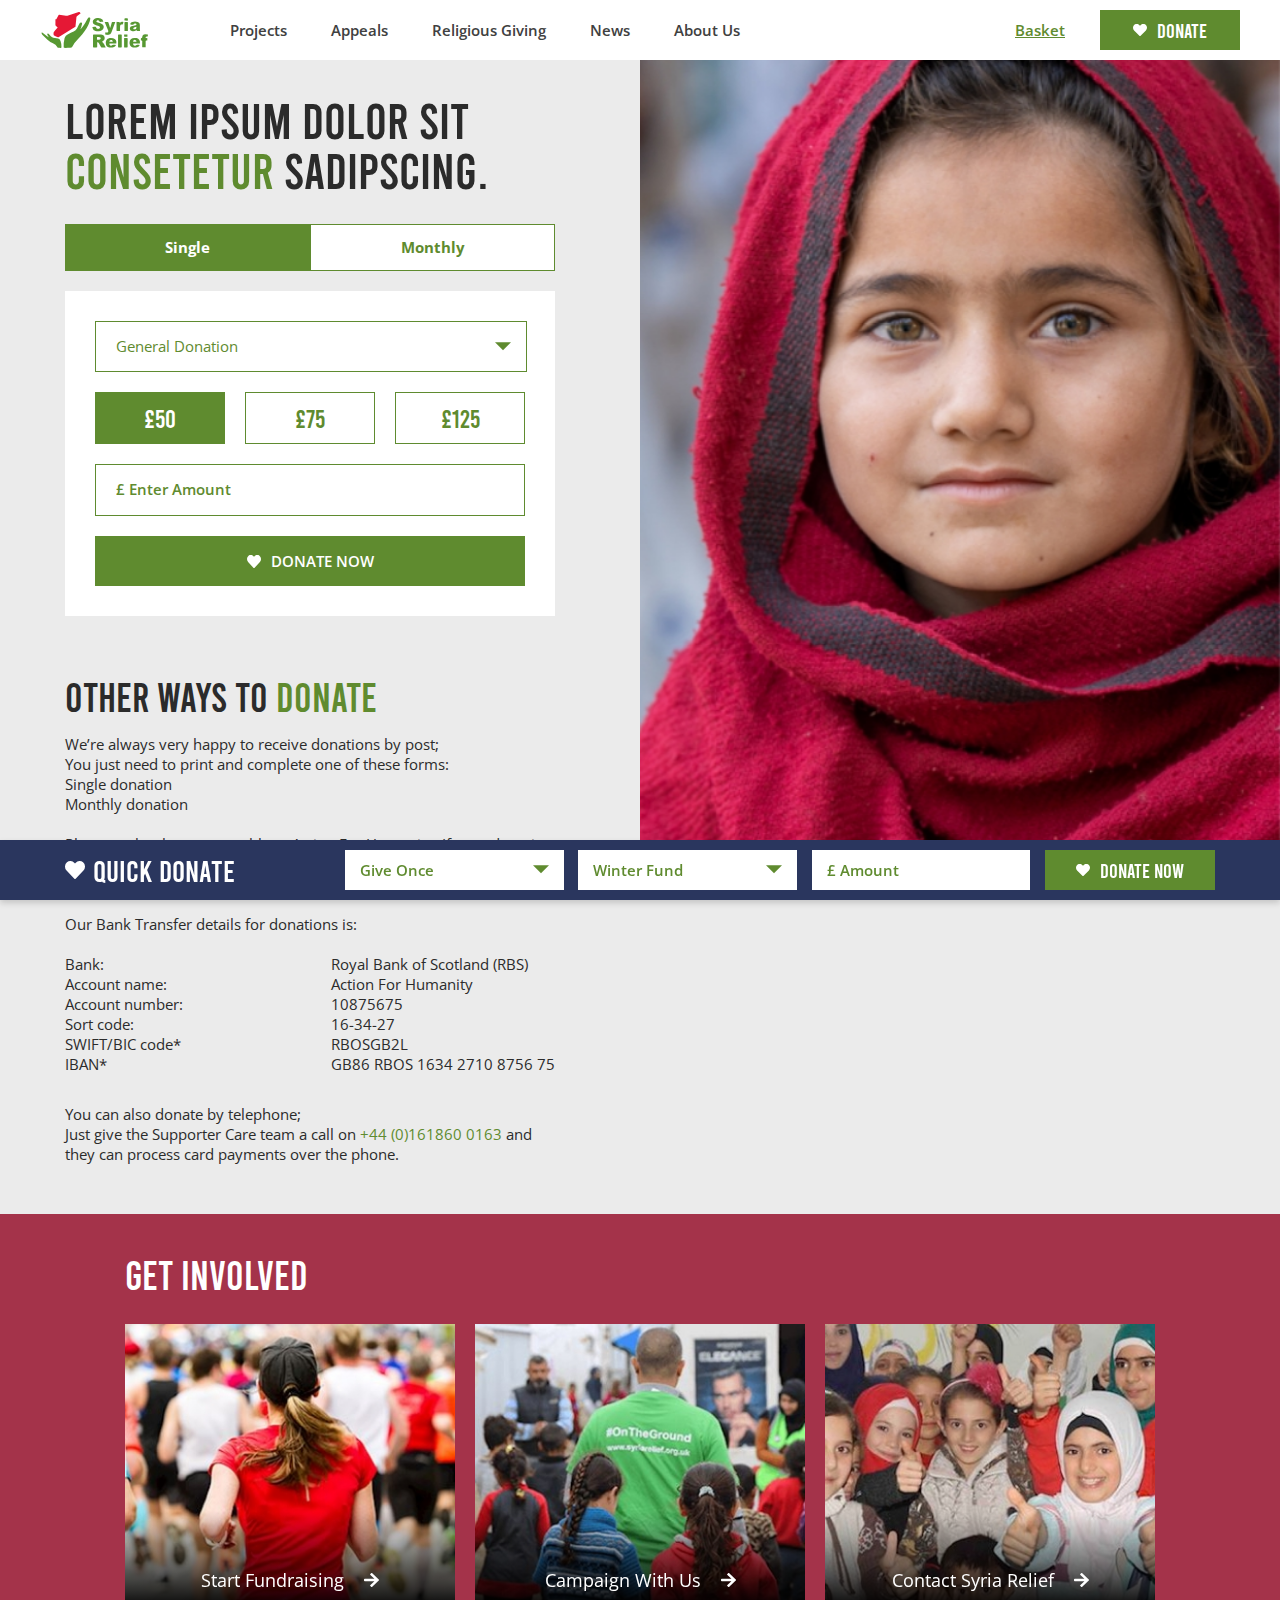
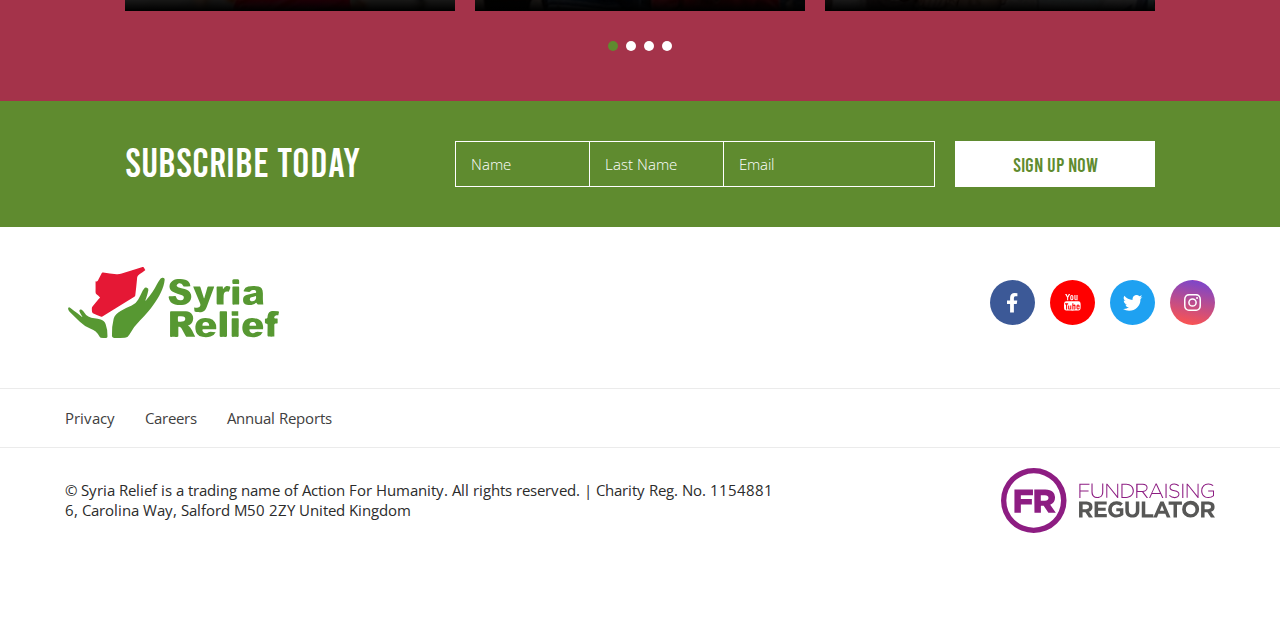
<file: donation.html>
<!DOCTYPE html>
<html lang="en">

<head>
  <meta charset="UTF-8" />
  <meta http-equiv="X-UA-Compatible" content="IE=edge" />
  <meta name="viewport" content="width=device-width, initial-scale=1.0" />
  <link rel="preconnect" href="https://fonts.googleapis.com">
  <link rel="preconnect" href="https://fonts.gstatic.com" crossorigin>
  <link href="https://fonts.googleapis.com/css2?family=Open+Sans:wght@400;500;600;700;800&display=swap"
    rel="stylesheet">

  <link rel="stylesheet" href="css/main.css" />
  <title>Donation</title>
</head>

<body>
  <!-- header start
    =========================================== -->
  <header class="header" id="header">
    <div class="auto__container">
      <div class="header__inner">
        <a href="index.html" class="header__inner-logo">
          <img src="./images/logo.svg" alt="" />
        </a>
        <div class="header__inner-main">
          <nav class="nav" id="menu">
            <div class="nav__inner">
              <ul class="nav__inner-links">
                <li class="drop">
                  <div class="nav__inner-link faqBtn" data-faq="#faq-1">Projects</div>
                  <div class="dropMenu faqEvent" id="faq-1">
                    <div class="dropMenu__inner">
                      <div class="dropMenu__image">
                        <img src="./images/donation.jpg" alt="">
                      </div>
                      <ul class="dropMenu__list">
                        <li>
                          <a href="#">
                            Education
                          </a>
                        </li>
                        <li>
                          <a href="#">
                            Food Security
                          </a>
                        </li>
                        <li>
                          <a href="#">
                            Health
                          </a>
                        </li>
                        <li>
                          <a href="#">
                            Orphan Support
                          </a>
                        </li>
                        <li>
                          <a href="#">
                            Livelihoods
                          </a>
                        </li>
                        <li>
                          <a href="#">
                            Shelter
                          </a>
                        </li>
                      </ul>
                    </div>
                  </div>
                </li>
                <li class="drop">
                  <div class="nav__inner-link faqBtn" data-faq="#faq-2">Appeals</div>
                  <div class="dropMenu faqEvent" id="faq-2">
                    <div class="dropMenu__inner">
                      <div class="dropMenu__image">
                        <img src="./images/donation.jpg" alt="">
                      </div>
                      <ul class="dropMenu__list">
                        <li>
                          <a href="#">
                            Education
                          </a>
                        </li>
                        <li>
                          <a href="#">
                            Food Security
                          </a>
                        </li>
                        <li>
                          <a href="#">
                            Health
                          </a>
                        </li>
                        <li>
                          <a href="#">
                            Orphan Support
                          </a>
                        </li>
                        <li>
                          <a href="#">
                            Livelihoods
                          </a>
                        </li>
                        <li>
                          <a href="#">
                            Shelter
                          </a>
                        </li>
                      </ul>
                    </div>
                  </div>
                </li>
                <li class="drop">
                  <div class="nav__inner-link faqBtn" data-faq="#faq-3">Religious Giving</div>
                  <div class="dropMenu faqEvent" id="faq-3">
                    <div class="dropMenu__inner">
                      <div class="dropMenu__image">
                        <img src="./images/donation.jpg" alt="">
                      </div>
                      <ul class="dropMenu__list">
                        <li>
                          <a href="#">
                            Sadaqah Jariyah
                          </a>
                        </li>
                        <li>
                          <a href="#">
                            Zakat
                          </a>
                        </li>
                        <li>
                          <a href="#">
                            Zakat Calculator
                          </a>
                        </li>
                        <li>
                          <a href="#">
                            Fidya And Kaffarah
                          </a>
                        </li>
                        <li>
                          <a href="#">
                            Eid Gifts
                          </a>
                        </li>
                      </ul>
                    </div>
                  </div>
                </li>
                <li class="drop">
                  <div class="nav__inner-link faqBtn" data-faq="#faq-4">News</div>
                  <div class="dropMenu faqEvent" id="faq-4">
                    <div class="dropMenu__inner">
                      <div class="dropMenu__image">
                        <img src="./images/donation.jpg" alt="">
                      </div>
                      <ul class="dropMenu__list">
                        <li>
                          <a href="#">
                            Education
                          </a>
                        </li>
                        <li>
                          <a href="#">
                            Food Security
                          </a>
                        </li>
                        <li>
                          <a href="#">
                            Health
                          </a>
                        </li>
                        <li>
                          <a href="#">
                            Orphan Support
                          </a>
                        </li>
                        <li>
                          <a href="#">
                            Livelihoods
                          </a>
                        </li>
                        <li>
                          <a href="#">
                            Shelter
                          </a>
                        </li>
                      </ul>
                    </div>
                  </div>
                </li>
                <li class="drop">
                  <div class="nav__inner-link faqBtn" data-faq="#faq-5">About Us</div>
                  <div class="dropMenu faqEvent" id="faq-5">
                    <div class="dropMenu__inner">
                      <div class="dropMenu__image">
                        <img src="./images/donation.jpg" alt="">
                      </div>
                      <ul class="dropMenu__list">
                        <li>
                          <a href="#">
                            Who We Are
                          </a>
                        </li>
                        <li>
                          <a href="#">
                            Our Reports
                          </a>
                        </li>
                        <li>
                          <a href="#">
                            Contact Us
                          </a>
                        </li>
                      </ul>
                    </div>
                  </div>
                </li>
              </ul>
            </div>
          </nav>
          <div class="header__inner-buttons">
            <div class="basketBtn">
              <div class="basketBtn__icon">
                <img src="./images/icons/basket.svg" alt="" />
              </div>
              <b>
                Basket
              </b>
            </div>
            <a href="#" class="button primary">
              <span>
                <img src="./images/icons/heart.svg" alt="" />
              </span>
              Donate
            </a>
            <div class="burger" id="menuBtn">
              <span></span>
            </div>
          </div>
        </div>
        <div class="basket">
          <div class="basket__inner">
            <div class="basket__inner-head">
              <h5 class="big">
                DONAtion BAsket
              </h5>
              <div class="basket__inner-close">
                <span></span>
              </div>
            </div>
            <div class="basket__inner-content">
              <div class="basket__funds">
                <div class="basket__fund">
                  <div class="basket__fund-content">
                    <h6>
                      Global Emergency Fund
                    </h6>
                    <p>
                      Single Donation
                    </p>
                  </div>
                  <div class="basket__fund-price">
                    <h6>
                      £50
                    </h6>
                    <button type="button" class="basket__fund-close">
                      <span>

                      </span>
                    </button>
                  </div>
                </div>
                <div class="basket__fund">
                  <div class="basket__fund-content">
                    <h6>
                      Global Emergency Fund
                    </h6>
                    <p>
                      Single Donation
                    </p>
                  </div>
                  <div class="basket__fund-price">
                    <h6>
                      £50
                    </h6>
                    <button type="button" class="basket__fund-close">
                      <span>

                      </span>
                    </button>
                  </div>
                </div>
              </div>
              <h6>Please support us further</h6>
              <div class="basket__items">
                <div class="basket__item">
                  <div class="basket__item-left">
                    <div class="basket__item-radio">
                      <input type="checkbox" />
                      <label for=""></label>
                    </div>
                    <div class="basket__item-left-content">
                      <p>Food Emergencies Pack</p>
                    </div>
                  </div>
                  <div class="basket__item-right">
                    <h6>£50</h6>
                  </div>
                </div>
              </div>
            </div>
          </div>
          <div class="basket__total">
            <div class="basket__total-title">
              <h5>Total:</h5>
              <h5>£150</h5>
            </div>
            <button type="button" class="button primary">Checkout</button>
            <button type="button" class="button uniq">
              Make Another Donation
            </button>
          </div>
        </div>
      </div>
    </div>
  </header>
  <!-- header end
    =========================================== -->
  <main class="main">
    <!-- calc start
    =========================================== -->
    <section class="calc gray">
      <div class="auto__container">
        <div class="calc__inner active">
          <div class="calc__inner-image">
            <img src="./images/donation.jpg" alt="">
          </div>
          <h3 class="big">
            Lorem ipsum dolor sit
            <span>
              consetetur
            </span>
            sadipscing.
          </h3>
          <div class="instant">
            <div class="instant__btns">
              <div class="instant__btn">
                <input type="radio" name="instantType" checked />
                <label for="">Single</label>
              </div>
              <div class="instant__btn">
                <input type="radio" name="instantType" />
                <label for="">Monthly</label>
              </div>
            </div>
            <div class="instant__inner">
              <div class="instant__inner-select">
                <select name="" id="">
                  <option value="">General Donation</option>
                  <option value="">General Donation2</option>
                  <option value="">General Donation3</option>
                </select>
              </div>
              <div class="instant__radios">
                <div class="instant__radio">
                  <input type="radio" name="instantPrice" checked />
                  <label for="">£50</label>
                </div>
                <div class="instant__radio">
                  <input type="radio" name="instantPrice" />
                  <label for="">£75</label>
                </div>
                <div class="instant__radio">
                  <input type="radio" name="instantPrice" />
                  <label for="">£125</label>
                </div>
              </div>
              <div class="instant__row">
                <div class="instant__row-input">
                  <input type="text" pattern="^\$\d{1,3}(,\d{3})*(\.\d+)?$" value="" data-type="currency"
                    placeholder="£ Enter Amount" />
                </div>
              </div>
              <button type="button" class="button primary">
                <span>
                  <img src="./images/icons/heart.svg" alt="">
                </span>
                Donate Now</button>
            </div>
          </div>
          <div class="calc__inner-ways">
            <h3>
              Other ways to <span>Donate</span>
            </h3>
            <p>
              We’re always very happy to receive donations by post; <br>
              You just need to print and complete one of these forms: <br>
              Single donation <br>
              Monthly donation <br>
              <br>
              Please make cheques payable to Action For Humanity. If your donation is for one of our
              Emergency Appeals please make a note of that on the form.
              <br> <br>
              Our Bank Transfer details for donations is:
              <br>
              <br>
            </p>
            <div class="calc__inner-ways-row">
              <p>
                Bank: <br>
                Account name: <br>
                Account number: <br>
                Sort code: <br>
                SWIFT/BIC code* <br>
                IBAN*
              </p>
              <p>
                Royal Bank of Scotland (RBS) <br>
                Action For Humanity <br>
                10875675 <br>
                16-34-27 <br>
                RBOSGB2L <br>
                GB86 RBOS 1634 2710 8756 75
              </p>
            </div>
            <p>
              You can also donate by telephone; <br>
              Just give the Supporter Care team a call on
              <a href="tel:+44 (0)161860 0163">+44 (0)161860
                0163</a> and they can process card payments over the phone.
            </p>
          </div>
        </div>
      </div>
    </section>
    <!-- calc end
=========================================== -->
    <!-- involve start
    =========================================== -->
    <section class="involve">
      <div class="auto__container sm">
        <div class="involve__inner">
          <div class="involve__inner-title">
            <h3>
              Get INVOLVED
            </h3>
          </div>
          <div class="involve__inner-slider">
            <a href="#" class="involveItem">
              <div class="involveItem__image">
                <img src="./images/involve/1.jpg" alt="">
              </div>
              <div class="involveItem__content">
                <h5 class="sm">
                  Start Fundraising
                  <span>
                    <img src="./images/icons/arrow-right-white.svg" alt="">
                  </span>
                </h5>
              </div>
            </a>
            <a href="#" class="involveItem">
              <div class="involveItem__image">
                <img src="./images/involve/2.jpg" alt="">
              </div>
              <div class="involveItem__content">
                <h5 class="sm">
                  Campaign With Us
                  <span>
                    <img src="./images/icons/arrow-right-white.svg" alt="">
                  </span>
                </h5>
              </div>
            </a>
            <a href="#" class="involveItem">
              <div class="involveItem__image">
                <img src="./images/involve/3.jpg" alt="">
              </div>
              <div class="involveItem__content">
                <h5 class="sm">
                  Contact Syria Relief
                  <span>
                    <img src="./images/icons/arrow-right-white.svg" alt="">
                  </span>
                </h5>
              </div>
            </a>
            <a href="#" class="involveItem">
              <div class="involveItem__image">
                <img src="./images/involve/1.jpg" alt="">
              </div>
              <div class="involveItem__content">
                <h5 class="sm">
                  Start Fundraising
                  <span>
                    <img src="./images/icons/arrow-right-white.svg" alt="">
                  </span>
                </h5>
              </div>
            </a>
          </div>
        </div>
      </div>
    </section>
    <!-- involve end
    =========================================== -->
    <!-- join start
    =========================================== -->
    <section class="join">
      <div class="auto__container sm">
        <div class="join__inner">
          <h3>Subscribe TODAY</h3>
          <div class="join__inner-row">
            <div class="join__inner-inputs">
              <div class="join__inner-input">
                <input type="text" placeholder="Name" />
              </div>
              <div class="join__inner-input">
                <input type="text" placeholder="Last Name" />
              </div>
              <div class="join__inner-input">
                <input type="email" placeholder="Email" />
              </div>
            </div>
            <button type="submit" class="button secondary">
              SIGN UP NOW
            </button>
          </div>
        </div>
      </div>
    </section>
    <!-- join end
    =========================================== -->
    <!-- footer start
    =========================================== -->
    <footer class="footer">
      <div class="auto__container">
        <div class="footer__inner">
          <div class="footer__inner-top">
            <div class="footer__inner-logo">
              <img src="./images/logo.svg" alt="">
            </div>
          </div>
          <div class="footer__inner-links">
            <a href="#">
              Privacy
            </a>
            <a href="#">
              Careers
            </a>
            <a href="#">
              Annual Reports
            </a>
          </div>
          <div class="footer__inner-social">
            <a href="#">
              <img src="./images/icons/social/footer/facebook.svg" alt="">
            </a>
            <a href="#">
              <img src="./images/icons/social/footer/youtube.svg" alt="">
            </a>
            <a href="#">
              <img src="./images/icons/social/footer/twitter.svg" alt="">
            </a>
            <a href="#">
              <img src="./images/icons/social/footer/instagram.svg" alt="">
            </a>
          </div>
          <div class="footer__inner-copy">
            <p>
              © Syria Relief is a trading name of Action For Humanity. All rights reserved. | Charity Reg.
              No. 1154881
              <br>
              6, Carolina Way, Salford M50 2ZY United Kingdom
            </p>
            <div class="footer__inner-logo">
              <img src="./images/fr-logo.svg" alt="">
            </div>
          </div>
        </div>
      </div>
    </footer>
    <!-- footer end
    =========================================== -->
    <div class="donate">
      <div class="auto__container">
        <div class="donate__inner">
          <div class="donate__inner-title" id="donateBtn">
            <h4>
              <span>
                <img src="./images/icons/heart.svg" alt="" />
              </span>
              QUICK DONATE
            </h4>
            <span>
              <img src="./images/icons/heart.svg" alt="" />
            </span>
          </div>
          <div class="donate__inner-row" id="donateContent">
            <div class="donate__inner-item">
              <div class="select uniq">
                <select name="" id="">
                  <option value="0" hidden>Give Once</option>
                  <option value="1">Lorem ipsum dolor</option>
                  <option value="2">Lorem ipsum dolor</option>
                  <option value="3">Lorem ipsum dolor sit</option>
                </select>
              </div>
            </div>
            <div class="donate__inner-item">
              <div class="select uniq">
                <select name="" id="">
                  <option value="0" hidden>Winter Fund</option>
                  <option value="1">Lorem ipsum dolor</option>
                  <option value="2">Lorem ipsum dolor</option>
                  <option value="3">Lorem ipsum dolor sit</option>
                </select>
              </div>
            </div>
            <div class="donate__inner-item">
              <div class="input uniq">
                <input type="text" pattern="^\$\d{1,3}(,\d{3})*(\.\d+)?$"
                data-type="currency" placeholder="£ Amount" />
              </div>
            </div>
            <div class="donate__inner-item">
              <button type="submit" class="button primary">
                <span>
                  <img src="./images/icons/heart.svg" alt="" />
                </span>
                DONATE NOW</button>
            </div>
          </div>
        </div>
      </div>
    </div>
  </main>
  <!-- Sprites
    =========================================== -->
  <!-- <svg>
      <use xlink:href="#voice"></use>
    </svg> -->
  <svg style="display: none">
    <symbol id="play" viewBox="0 0 19.724 19.724">
      <g>
        <path id="Icon_awesome-play-circle" data-name="Icon awesome-play-circle"
          d="M10.425.563a9.862,9.862,0,1,0,9.862,9.862A9.86,9.86,0,0,0,10.425.563Zm4.6,10.816-7,4.016a.956.956,0,0,1-1.42-.835V6.289a.957.957,0,0,1,1.42-.835l7,4.255A.957.957,0,0,1,15.026,11.379Z"
          transform="translate(-0.563 -0.563)" fill="currentColor" />
      </g>
    </symbol>
  </svg>
  <!-- js
    =========================================== -->
  <script src="./js/jquery.js"></script>
  <script src="./js/slick.min.js"></script>
  <script src="./js/main.js"></script>
  <script src="./js/numberVal.js"></script>

</body>

</html>
</file>
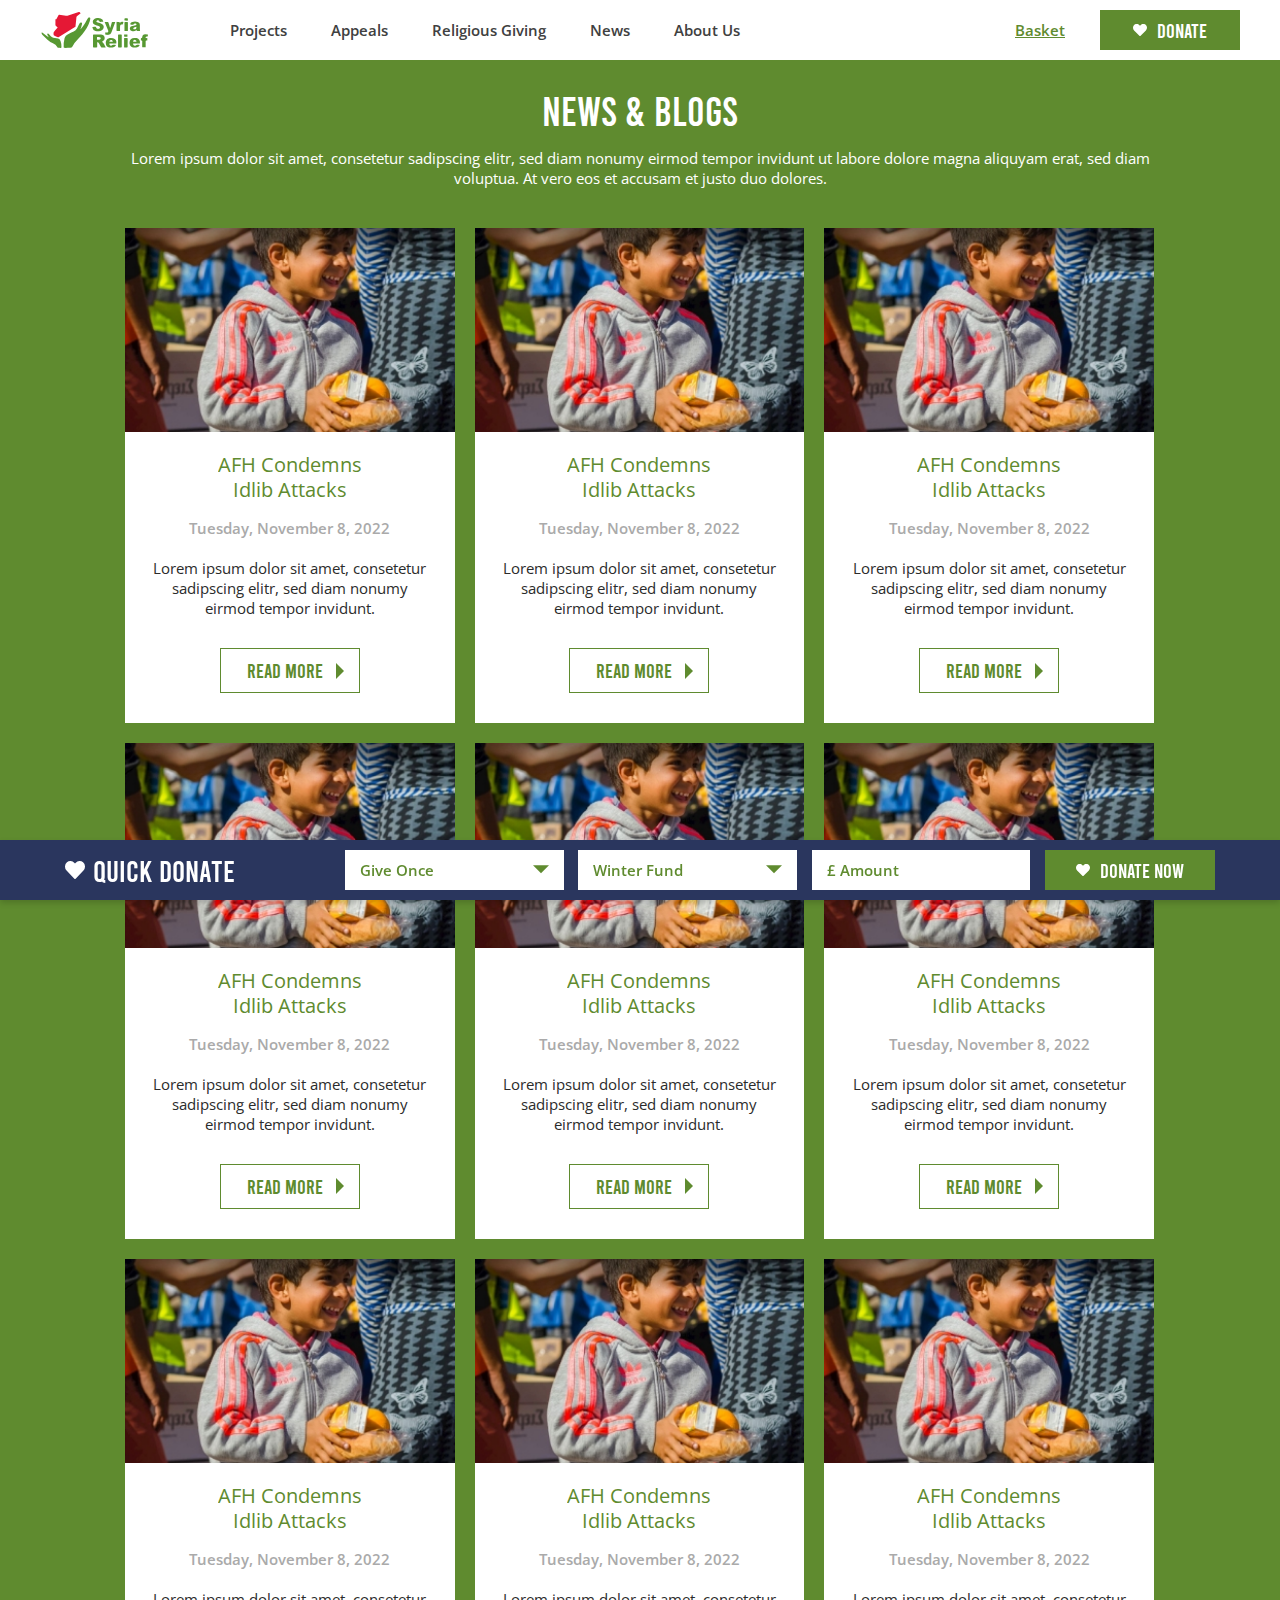
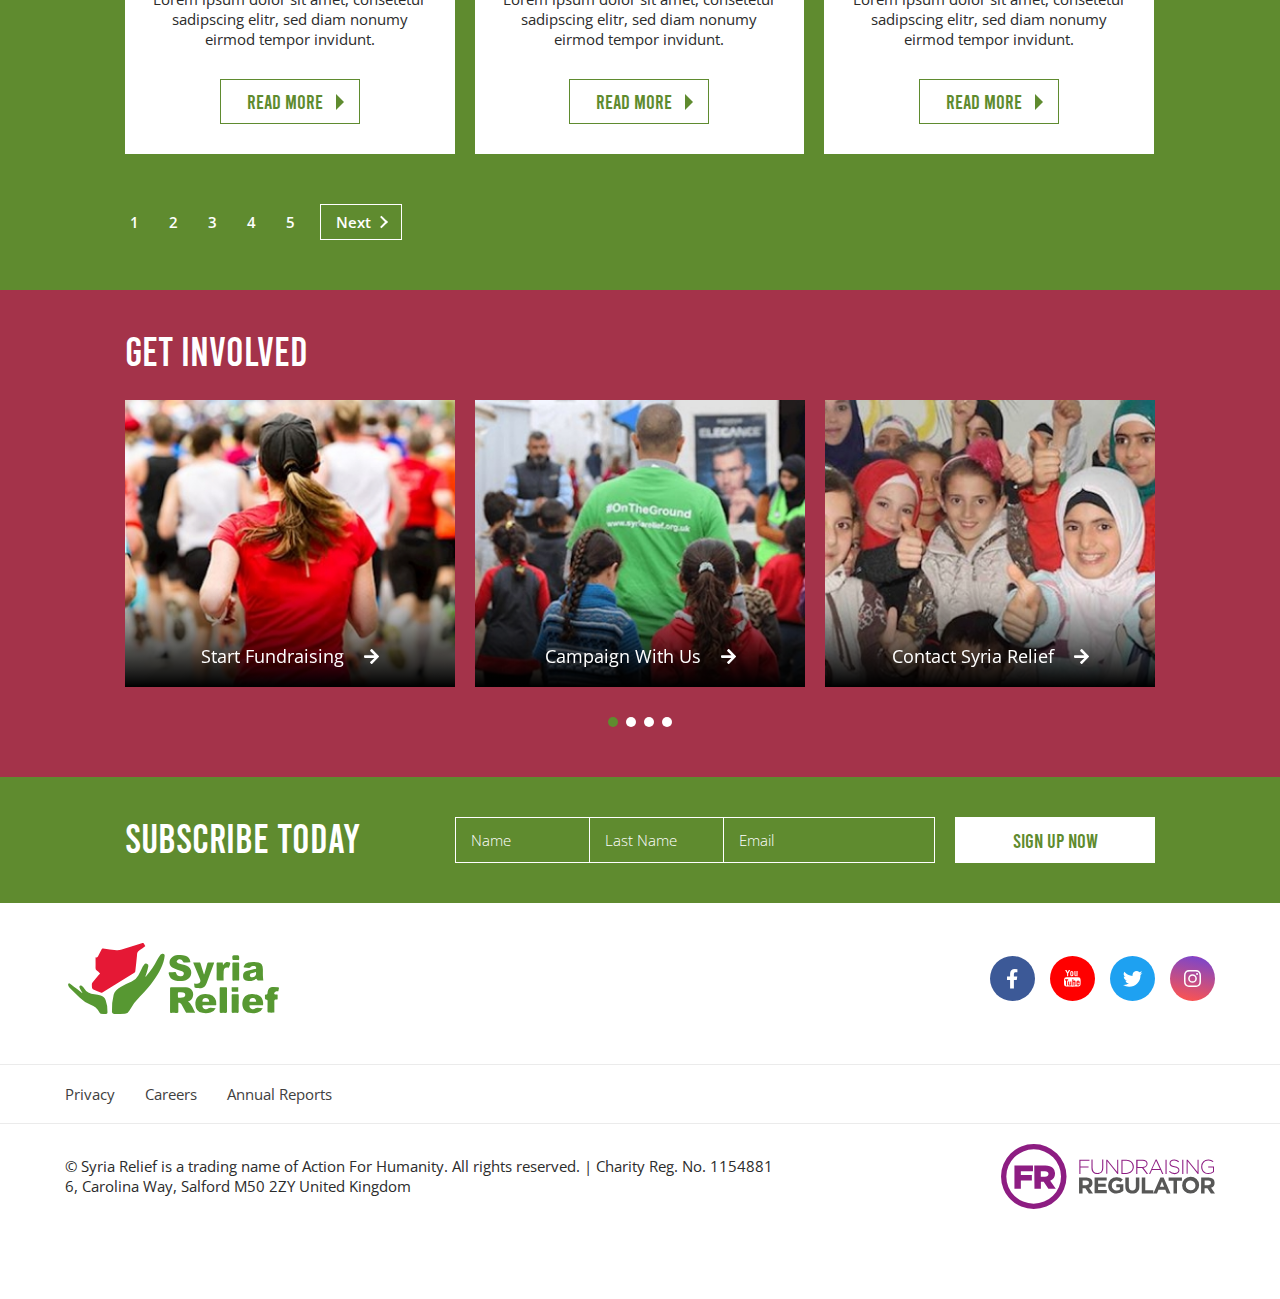
<file: news.html>
<!DOCTYPE html>
<html lang="en">

<head>
  <meta charset="UTF-8" />
  <meta http-equiv="X-UA-Compatible" content="IE=edge" />
  <meta name="viewport" content="width=device-width, initial-scale=1.0" />
  <link rel="preconnect" href="https://fonts.googleapis.com">
  <link rel="preconnect" href="https://fonts.gstatic.com" crossorigin>
  <link href="https://fonts.googleapis.com/css2?family=Open+Sans:wght@400;500;600;700;800&display=swap"
    rel="stylesheet">

  <link rel="stylesheet" href="css/main.css" />
  <title>News & Blogs</title>
</head>

<body>
  <!-- header start
    =========================================== -->
  <header class="header" id="header">
    <div class="auto__container">
      <div class="header__inner">
        <a href="index.html" class="header__inner-logo">
          <img src="./images/logo.svg" alt="" />
        </a>
        <div class="header__inner-main">
          <nav class="nav" id="menu">
            <div class="nav__inner">
              <ul class="nav__inner-links">
                <li class="drop">
                  <div class="nav__inner-link faqBtn" data-faq="#faq-1">Projects</div>
                  <div class="dropMenu faqEvent" id="faq-1">
                    <div class="dropMenu__inner">
                      <div class="dropMenu__image">
                        <img src="./images/donation.jpg" alt="">
                      </div>
                      <ul class="dropMenu__list">
                        <li>
                          <a href="#">
                            Education
                          </a>
                        </li>
                        <li>
                          <a href="#">
                            Food Security
                          </a>
                        </li>
                        <li>
                          <a href="#">
                            Health
                          </a>
                        </li>
                        <li>
                          <a href="#">
                            Orphan Support
                          </a>
                        </li>
                        <li>
                          <a href="#">
                            Livelihoods
                          </a>
                        </li>
                        <li>
                          <a href="#">
                            Shelter
                          </a>
                        </li>
                      </ul>
                    </div>
                  </div>
                </li>
                <li class="drop">
                  <div class="nav__inner-link faqBtn" data-faq="#faq-2">Appeals</div>
                  <div class="dropMenu faqEvent" id="faq-2">
                    <div class="dropMenu__inner">
                      <div class="dropMenu__image">
                        <img src="./images/donation.jpg" alt="">
                      </div>
                      <ul class="dropMenu__list">
                        <li>
                          <a href="#">
                            Education
                          </a>
                        </li>
                        <li>
                          <a href="#">
                            Food Security
                          </a>
                        </li>
                        <li>
                          <a href="#">
                            Health
                          </a>
                        </li>
                        <li>
                          <a href="#">
                            Orphan Support
                          </a>
                        </li>
                        <li>
                          <a href="#">
                            Livelihoods
                          </a>
                        </li>
                        <li>
                          <a href="#">
                            Shelter
                          </a>
                        </li>
                      </ul>
                    </div>
                  </div>
                </li>
                <li class="drop">
                  <div class="nav__inner-link faqBtn" data-faq="#faq-3">Religious Giving</div>
                  <div class="dropMenu faqEvent" id="faq-3">
                    <div class="dropMenu__inner">
                      <div class="dropMenu__image">
                        <img src="./images/donation.jpg" alt="">
                      </div>
                      <ul class="dropMenu__list">
                        <li>
                          <a href="#">
                            Sadaqah Jariyah
                          </a>
                        </li>
                        <li>
                          <a href="#">
                            Zakat
                          </a>
                        </li>
                        <li>
                          <a href="#">
                            Zakat Calculator
                          </a>
                        </li>
                        <li>
                          <a href="#">
                            Fidya And Kaffarah
                          </a>
                        </li>
                        <li>
                          <a href="#">
                            Eid Gifts
                          </a>
                        </li>
                      </ul>
                    </div>
                  </div>
                </li>
                <li class="drop">
                  <div class="nav__inner-link faqBtn" data-faq="#faq-4">News</div>
                  <div class="dropMenu faqEvent" id="faq-4">
                    <div class="dropMenu__inner">
                      <div class="dropMenu__image">
                        <img src="./images/donation.jpg" alt="">
                      </div>
                      <ul class="dropMenu__list">
                        <li>
                          <a href="#">
                            Education
                          </a>
                        </li>
                        <li>
                          <a href="#">
                            Food Security
                          </a>
                        </li>
                        <li>
                          <a href="#">
                            Health
                          </a>
                        </li>
                        <li>
                          <a href="#">
                            Orphan Support
                          </a>
                        </li>
                        <li>
                          <a href="#">
                            Livelihoods
                          </a>
                        </li>
                        <li>
                          <a href="#">
                            Shelter
                          </a>
                        </li>
                      </ul>
                    </div>
                  </div>
                </li>
                <li class="drop">
                  <div class="nav__inner-link faqBtn" data-faq="#faq-5">About Us</div>
                  <div class="dropMenu faqEvent" id="faq-5">
                    <div class="dropMenu__inner">
                      <div class="dropMenu__image">
                        <img src="./images/donation.jpg" alt="">
                      </div>
                      <ul class="dropMenu__list">
                        <li>
                          <a href="#">
                            Who We Are
                          </a>
                        </li>
                        <li>
                          <a href="#">
                            Our Reports
                          </a>
                        </li>
                        <li>
                          <a href="#">
                            Contact Us
                          </a>
                        </li>
                      </ul>
                    </div>
                  </div>
                </li>
              </ul>
            </div>
          </nav>
          <div class="header__inner-buttons">
            <div class="basketBtn">
              <div class="basketBtn__icon">
                <img src="./images/icons/basket.svg" alt="" />
              </div>
              <b>
                Basket
              </b>
            </div>
            <a href="#" class="button primary">
              <span>
                <img src="./images/icons/heart.svg" alt="" />
              </span>
              Donate
            </a>
            <div class="burger" id="menuBtn">
              <span></span>
            </div>
          </div>
        </div>
        <div class="basket">
          <div class="basket__inner">
            <div class="basket__inner-head">
              <h5 class="big">
                DONAtion BAsket
              </h5>
              <div class="basket__inner-close">
                <span></span>
              </div>
            </div>
            <div class="basket__inner-content">
              <div class="basket__funds">
                <div class="basket__fund">
                  <div class="basket__fund-content">
                    <h6>
                      Global Emergency Fund
                    </h6>
                    <p>
                      Single Donation
                    </p>
                  </div>
                  <div class="basket__fund-price">
                    <h6>
                      £50
                    </h6>
                    <button type="button" class="basket__fund-close">
                      <span>

                      </span>
                    </button>
                  </div>
                </div>
                <div class="basket__fund">
                  <div class="basket__fund-content">
                    <h6>
                      Global Emergency Fund
                    </h6>
                    <p>
                      Single Donation
                    </p>
                  </div>
                  <div class="basket__fund-price">
                    <h6>
                      £50
                    </h6>
                    <button type="button" class="basket__fund-close">
                      <span>

                      </span>
                    </button>
                  </div>
                </div>
              </div>
              <h6>Please support us further</h6>
              <div class="basket__items">
                <div class="basket__item">
                  <div class="basket__item-left">
                    <div class="basket__item-radio">
                      <input type="checkbox" />
                      <label for=""></label>
                    </div>
                    <div class="basket__item-left-content">
                      <p>Food Emergencies Pack</p>
                    </div>
                  </div>
                  <div class="basket__item-right">
                    <h6>£50</h6>
                  </div>
                </div>
              </div>
            </div>
          </div>
          <div class="basket__total">
            <div class="basket__total-title">
              <h5>Total:</h5>
              <h5>£150</h5>
            </div>
            <button type="button" class="button primary">Checkout</button>
            <button type="button" class="button uniq">
              Make Another Donation
            </button>
          </div>
        </div>
      </div>
    </div>
  </header>
  <!-- header end
    =========================================== -->
  <main class="main">
    <!-- latest start
    =========================================== -->
    <section class="latest">
      <div class="auto__container sm">
        <div class="latest__inner">
          <div class="latest__inner-title">
            <h3>News & Blogs</h3>
            <p>
              Lorem ipsum dolor sit amet, consetetur sadipscing elitr, sed diam nonumy eirmod tempor
              invidunt ut labore dolore magna aliquyam erat, sed diam voluptua. At vero eos et accusam et
              justo duo dolores.
            </p>
          </div>
          <div class="latest__inner-row">
            <div class="latestItem">
              <div class="latestItem__image">
                <img src="./images/projects/1.jpg" alt="" />
              </div>
              <div class="latestItem__content">
                <h5>
                  AFH Condemns <br>
                  Idlib Attacks
                </h5>
                <b> Tuesday, November 8, 2022 </b>
                <p>
                  Lorem ipsum dolor sit amet, consetetur sadipscing elitr, sed diam nonumy eirmod
                  tempor invidunt.
                </p>
                <a href="#" class="button solid"> Read More </a>
              </div>
            </div>
            <div class="latestItem">
              <div class="latestItem__image">
                <img src="./images/projects/1.jpg" alt="" />
              </div>
              <div class="latestItem__content">
                <h5>
                  AFH Condemns <br>
                  Idlib Attacks
                </h5>
                <b> Tuesday, November 8, 2022 </b>
                <p>
                  Lorem ipsum dolor sit amet, consetetur sadipscing elitr, sed diam nonumy eirmod
                  tempor invidunt.
                </p>
                <a href="#" class="button solid"> Read More </a>
              </div>
            </div>
            <div class="latestItem">
              <div class="latestItem__image">
                <img src="./images/projects/1.jpg" alt="" />
              </div>
              <div class="latestItem__content">
                <h5>
                  AFH Condemns <br>
                  Idlib Attacks
                </h5>
                <b> Tuesday, November 8, 2022 </b>
                <p>
                  Lorem ipsum dolor sit amet, consetetur sadipscing elitr, sed diam nonumy eirmod
                  tempor invidunt.
                </p>
                <a href="#" class="button solid"> Read More </a>
              </div>
            </div>
            <div class="latestItem">
              <div class="latestItem__image">
                <img src="./images/projects/1.jpg" alt="" />
              </div>
              <div class="latestItem__content">
                <h5>
                  AFH Condemns <br>
                  Idlib Attacks
                </h5>
                <b> Tuesday, November 8, 2022 </b>
                <p>
                  Lorem ipsum dolor sit amet, consetetur sadipscing elitr, sed diam nonumy eirmod
                  tempor invidunt.
                </p>
                <a href="#" class="button solid"> Read More </a>
              </div>
            </div>
            <div class="latestItem">
              <div class="latestItem__image">
                <img src="./images/projects/1.jpg" alt="" />
              </div>
              <div class="latestItem__content">
                <h5>
                  AFH Condemns <br>
                  Idlib Attacks
                </h5>
                <b> Tuesday, November 8, 2022 </b>
                <p>
                  Lorem ipsum dolor sit amet, consetetur sadipscing elitr, sed diam nonumy eirmod
                  tempor invidunt.
                </p>
                <a href="#" class="button solid"> Read More </a>
              </div>
            </div>
            <div class="latestItem">
              <div class="latestItem__image">
                <img src="./images/projects/1.jpg" alt="" />
              </div>
              <div class="latestItem__content">
                <h5>
                  AFH Condemns <br>
                  Idlib Attacks
                </h5>
                <b> Tuesday, November 8, 2022 </b>
                <p>
                  Lorem ipsum dolor sit amet, consetetur sadipscing elitr, sed diam nonumy eirmod
                  tempor invidunt.
                </p>
                <a href="#" class="button solid"> Read More </a>
              </div>
            </div>
            <div class="latestItem">
              <div class="latestItem__image">
                <img src="./images/projects/1.jpg" alt="" />
              </div>
              <div class="latestItem__content">
                <h5>
                  AFH Condemns <br>
                  Idlib Attacks
                </h5>
                <b> Tuesday, November 8, 2022 </b>
                <p>
                  Lorem ipsum dolor sit amet, consetetur sadipscing elitr, sed diam nonumy eirmod
                  tempor invidunt.
                </p>
                <a href="#" class="button solid"> Read More </a>
              </div>
            </div>
            <div class="latestItem">
              <div class="latestItem__image">
                <img src="./images/projects/1.jpg" alt="" />
              </div>
              <div class="latestItem__content">
                <h5>
                  AFH Condemns <br>
                  Idlib Attacks
                </h5>
                <b> Tuesday, November 8, 2022 </b>
                <p>
                  Lorem ipsum dolor sit amet, consetetur sadipscing elitr, sed diam nonumy eirmod
                  tempor invidunt.
                </p>
                <a href="#" class="button solid"> Read More </a>
              </div>
            </div>
            <div class="latestItem">
              <div class="latestItem__image">
                <img src="./images/projects/1.jpg" alt="" />
              </div>
              <div class="latestItem__content">
                <h5>
                  AFH Condemns <br>
                  Idlib Attacks
                </h5>
                <b> Tuesday, November 8, 2022 </b>
                <p>
                  Lorem ipsum dolor sit amet, consetetur sadipscing elitr, sed diam nonumy eirmod
                  tempor invidunt.
                </p>
                <a href="#" class="button solid"> Read More </a>
              </div>
            </div>
          </div>
          <div class="latest__inner-foot">
            <div class="pagination">
              <button type="button">
                1
              </button>
              <button type="button">
                2
              </button>
              <button type="button">
                3
              </button>
              <button type="button">
                4
              </button>
              <button type="button">
                5
              </button>
              <button type="button" class="button">
                Next
              </button>
            </div>
          </div>
        </div>
      </div>
    </section>
    <!-- latest end
    =========================================== -->
    <!-- involve start
    =========================================== -->
    <section class="involve">
      <div class="auto__container sm">
        <div class="involve__inner">
          <div class="involve__inner-title">
            <h3>
              Get INVOLVED
            </h3>
          </div>
          <div class="involve__inner-slider">
            <a href="#" class="involveItem">
              <div class="involveItem__image">
                <img src="./images/involve/1.jpg" alt="">
              </div>
              <div class="involveItem__content">
                <h5 class="sm">
                  Start Fundraising
                  <span>
                    <img src="./images/icons/arrow-right-white.svg" alt="">
                  </span>
                </h5>
              </div>
            </a>
            <a href="#" class="involveItem">
              <div class="involveItem__image">
                <img src="./images/involve/2.jpg" alt="">
              </div>
              <div class="involveItem__content">
                <h5 class="sm">
                  Campaign With Us
                  <span>
                    <img src="./images/icons/arrow-right-white.svg" alt="">
                  </span>
                </h5>
              </div>
            </a>
            <a href="#" class="involveItem">
              <div class="involveItem__image">
                <img src="./images/involve/3.jpg" alt="">
              </div>
              <div class="involveItem__content">
                <h5 class="sm">
                  Contact Syria Relief
                  <span>
                    <img src="./images/icons/arrow-right-white.svg" alt="">
                  </span>
                </h5>
              </div>
            </a>
            <a href="#" class="involveItem">
              <div class="involveItem__image">
                <img src="./images/involve/1.jpg" alt="">
              </div>
              <div class="involveItem__content">
                <h5 class="sm">
                  Start Fundraising
                  <span>
                    <img src="./images/icons/arrow-right-white.svg" alt="">
                  </span>
                </h5>
              </div>
            </a>
          </div>
        </div>
      </div>
    </section>
    <!-- involve end
    =========================================== -->
    <!-- join start
    =========================================== -->
    <section class="join">
      <div class="auto__container sm">
        <div class="join__inner">
          <h3>Subscribe TODAY</h3>
          <div class="join__inner-row">
            <div class="join__inner-inputs">
              <div class="join__inner-input">
                <input type="text" placeholder="Name" />
              </div>
              <div class="join__inner-input">
                <input type="text" placeholder="Last Name" />
              </div>
              <div class="join__inner-input">
                <input type="email" placeholder="Email" />
              </div>
            </div>
            <button type="submit" class="button secondary">
              SIGN UP NOW
            </button>
          </div>
        </div>
      </div>
    </section>
    <!-- join end
    =========================================== -->
    <!-- footer start
    =========================================== -->
    <footer class="footer">
      <div class="auto__container">
        <div class="footer__inner">
          <div class="footer__inner-top">
            <div class="footer__inner-logo">
              <img src="./images/logo.svg" alt="">
            </div>
          </div>
          <div class="footer__inner-links">
            <a href="#">
              Privacy
            </a>
            <a href="#">
              Careers
            </a>
            <a href="#">
              Annual Reports
            </a>
          </div>
          <div class="footer__inner-social">
            <a href="#">
              <img src="./images/icons/social/footer/facebook.svg" alt="">
            </a>
            <a href="#">
              <img src="./images/icons/social/footer/youtube.svg" alt="">
            </a>
            <a href="#">
              <img src="./images/icons/social/footer/twitter.svg" alt="">
            </a>
            <a href="#">
              <img src="./images/icons/social/footer/instagram.svg" alt="">
            </a>
          </div>
          <div class="footer__inner-copy">
            <p>
              © Syria Relief is a trading name of Action For Humanity. All rights reserved. | Charity Reg.
              No. 1154881
              <br>
              6, Carolina Way, Salford M50 2ZY United Kingdom
            </p>
            <div class="footer__inner-logo">
              <img src="./images/fr-logo.svg" alt="">
            </div>
          </div>
        </div>
      </div>
    </footer>
    <!-- footer end
    =========================================== -->
    <div class="donate">
      <div class="auto__container">
        <div class="donate__inner">
          <div class="donate__inner-title" id="donateBtn">
            <h4>
              <span>
                <img src="./images/icons/heart.svg" alt="" />
              </span>
              QUICK DONATE
            </h4>
            <span>
              <img src="./images/icons/heart.svg" alt="" />
            </span>
          </div>
          <div class="donate__inner-row" id="donateContent">
            <div class="donate__inner-item">
              <div class="select uniq">
                <select name="" id="">
                  <option value="0" hidden>Give Once</option>
                  <option value="1">Lorem ipsum dolor</option>
                  <option value="2">Lorem ipsum dolor</option>
                  <option value="3">Lorem ipsum dolor sit</option>
                </select>
              </div>
            </div>
            <div class="donate__inner-item">
              <div class="select uniq">
                <select name="" id="">
                  <option value="0" hidden>Winter Fund</option>
                  <option value="1">Lorem ipsum dolor</option>
                  <option value="2">Lorem ipsum dolor</option>
                  <option value="3">Lorem ipsum dolor sit</option>
                </select>
              </div>
            </div>
            <div class="donate__inner-item">
              <div class="input uniq">
                <input type="text" pattern="^\$\d{1,3}(,\d{3})*(\.\d+)?$" data-type="currency" placeholder="£ Amount" />
              </div>
            </div>
            <div class="donate__inner-item">
              <button type="submit" class="button primary">
                <span>
                  <img src="./images/icons/heart.svg" alt="" />
                </span>
                DONATE NOW</button>
            </div>
          </div>
        </div>
      </div>
    </div>
  </main>
  <!-- Sprites
    =========================================== -->
  <!-- <svg>
      <use xlink:href="#voice"></use>
    </svg> -->
  <svg style="display: none">
    <symbol id="play" viewBox="0 0 19.724 19.724">
      <g>
        <path id="Icon_awesome-play-circle" data-name="Icon awesome-play-circle"
          d="M10.425.563a9.862,9.862,0,1,0,9.862,9.862A9.86,9.86,0,0,0,10.425.563Zm4.6,10.816-7,4.016a.956.956,0,0,1-1.42-.835V6.289a.957.957,0,0,1,1.42-.835l7,4.255A.957.957,0,0,1,15.026,11.379Z"
          transform="translate(-0.563 -0.563)" fill="currentColor" />
      </g>
    </symbol>
  </svg>
  <!-- js
    =========================================== -->
  <script src="./js/jquery.js"></script>
  <script src="./js/slick.min.js"></script>
  <script src="./js/main.js"></script>
  <script src="./js/numberVal.js"></script>
</body>

</html>
</file>
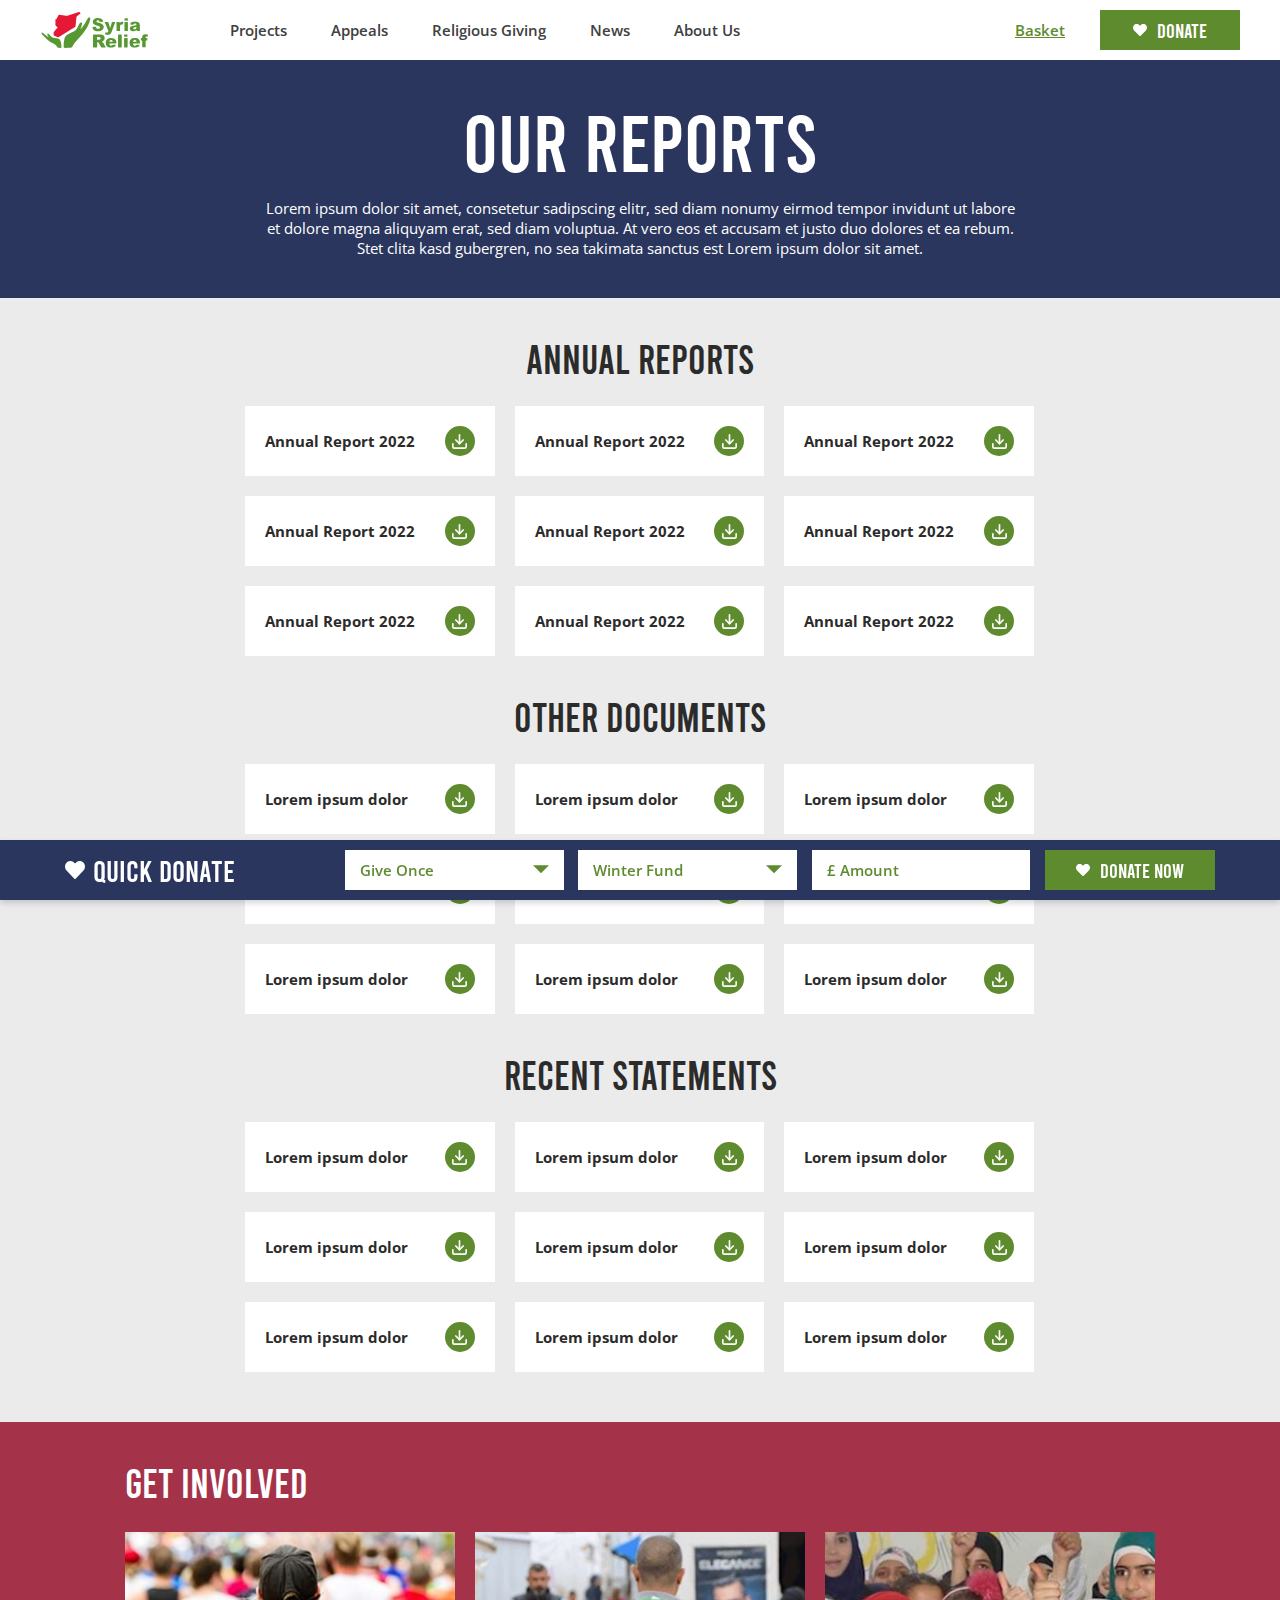
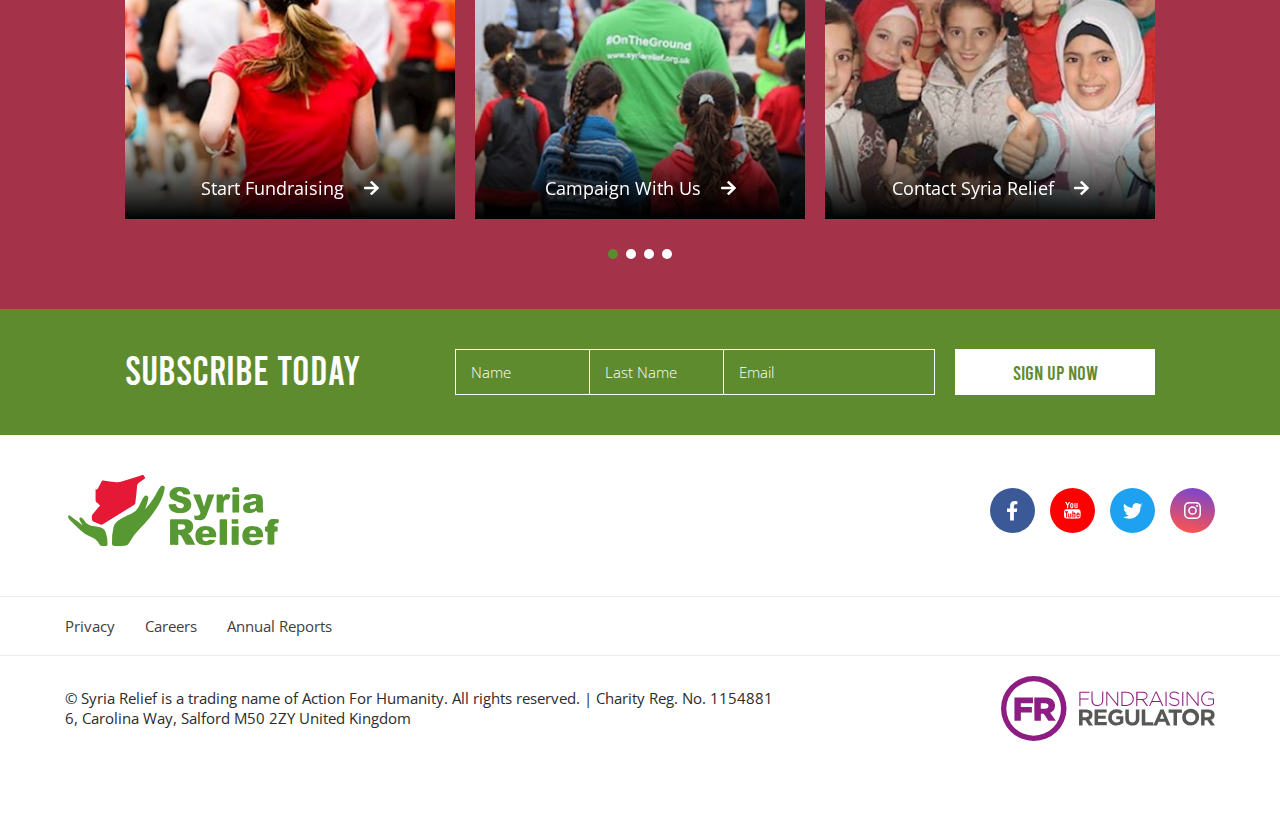
<file: reports.html>
<!DOCTYPE html>
<html lang="en">

<head>
  <meta charset="UTF-8" />
  <meta http-equiv="X-UA-Compatible" content="IE=edge" />
  <meta name="viewport" content="width=device-width, initial-scale=1.0" />
  <link rel="preconnect" href="https://fonts.googleapis.com">
  <link rel="preconnect" href="https://fonts.gstatic.com" crossorigin>
  <link href="https://fonts.googleapis.com/css2?family=Open+Sans:wght@400;500;600;700;800&display=swap"
    rel="stylesheet">

  <link rel="stylesheet" href="css/main.css" />
  <title>Reports</title>
</head>

<body>
  <!-- header start
    =========================================== -->
  <header class="header" id="header">
    <div class="auto__container">
      <div class="header__inner">
        <a href="index.html" class="header__inner-logo">
          <img src="./images/logo.svg" alt="" />
        </a>
        <div class="header__inner-main">
          <nav class="nav" id="menu">
            <div class="nav__inner">
              <ul class="nav__inner-links">
                <li class="drop">
                  <div class="nav__inner-link faqBtn" data-faq="#faq-1">Projects</div>
                  <div class="dropMenu faqEvent" id="faq-1">
                    <div class="dropMenu__inner">
                      <div class="dropMenu__image">
                        <img src="./images/donation.jpg" alt="">
                      </div>
                      <ul class="dropMenu__list">
                        <li>
                          <a href="#">
                            Education
                          </a>
                        </li>
                        <li>
                          <a href="#">
                            Food Security
                          </a>
                        </li>
                        <li>
                          <a href="#">
                            Health
                          </a>
                        </li>
                        <li>
                          <a href="#">
                            Orphan Support
                          </a>
                        </li>
                        <li>
                          <a href="#">
                            Livelihoods
                          </a>
                        </li>
                        <li>
                          <a href="#">
                            Shelter
                          </a>
                        </li>
                      </ul>
                    </div>
                  </div>
                </li>
                <li class="drop">
                  <div class="nav__inner-link faqBtn" data-faq="#faq-2">Appeals</div>
                  <div class="dropMenu faqEvent" id="faq-2">
                    <div class="dropMenu__inner">
                      <div class="dropMenu__image">
                        <img src="./images/donation.jpg" alt="">
                      </div>
                      <ul class="dropMenu__list">
                        <li>
                          <a href="#">
                            Education
                          </a>
                        </li>
                        <li>
                          <a href="#">
                            Food Security
                          </a>
                        </li>
                        <li>
                          <a href="#">
                            Health
                          </a>
                        </li>
                        <li>
                          <a href="#">
                            Orphan Support
                          </a>
                        </li>
                        <li>
                          <a href="#">
                            Livelihoods
                          </a>
                        </li>
                        <li>
                          <a href="#">
                            Shelter
                          </a>
                        </li>
                      </ul>
                    </div>
                  </div>
                </li>
                <li class="drop">
                  <div class="nav__inner-link faqBtn" data-faq="#faq-3">Religious Giving</div>
                  <div class="dropMenu faqEvent" id="faq-3">
                    <div class="dropMenu__inner">
                      <div class="dropMenu__image">
                        <img src="./images/donation.jpg" alt="">
                      </div>
                      <ul class="dropMenu__list">
                        <li>
                          <a href="#">
                            Sadaqah Jariyah
                          </a>
                        </li>
                        <li>
                          <a href="#">
                            Zakat
                          </a>
                        </li>
                        <li>
                          <a href="#">
                            Zakat Calculator
                          </a>
                        </li>
                        <li>
                          <a href="#">
                            Fidya And Kaffarah
                          </a>
                        </li>
                        <li>
                          <a href="#">
                            Eid Gifts
                          </a>
                        </li>
                      </ul>
                    </div>
                  </div>
                </li>
                <li class="drop">
                  <div class="nav__inner-link faqBtn" data-faq="#faq-4">News</div>
                  <div class="dropMenu faqEvent" id="faq-4">
                    <div class="dropMenu__inner">
                      <div class="dropMenu__image">
                        <img src="./images/donation.jpg" alt="">
                      </div>
                      <ul class="dropMenu__list">
                        <li>
                          <a href="#">
                            Education
                          </a>
                        </li>
                        <li>
                          <a href="#">
                            Food Security
                          </a>
                        </li>
                        <li>
                          <a href="#">
                            Health
                          </a>
                        </li>
                        <li>
                          <a href="#">
                            Orphan Support
                          </a>
                        </li>
                        <li>
                          <a href="#">
                            Livelihoods
                          </a>
                        </li>
                        <li>
                          <a href="#">
                            Shelter
                          </a>
                        </li>
                      </ul>
                    </div>
                  </div>
                </li>
                <li class="drop">
                  <div class="nav__inner-link faqBtn" data-faq="#faq-5">About Us</div>
                  <div class="dropMenu faqEvent" id="faq-5">
                    <div class="dropMenu__inner">
                      <div class="dropMenu__image">
                        <img src="./images/donation.jpg" alt="">
                      </div>
                      <ul class="dropMenu__list">
                        <li>
                          <a href="#">
                            Who We Are
                          </a>
                        </li>
                        <li>
                          <a href="#">
                            Our Reports
                          </a>
                        </li>
                        <li>
                          <a href="#">
                            Contact Us
                          </a>
                        </li>
                      </ul>
                    </div>
                  </div>
                </li>
              </ul>
            </div>
          </nav>
          <div class="header__inner-buttons">
            <div class="basketBtn">
              <div class="basketBtn__icon">
                <img src="./images/icons/basket.svg" alt="" />
              </div>
              <b>
                Basket
              </b>
            </div>
            <a href="#" class="button primary">
              <span>
                <img src="./images/icons/heart.svg" alt="" />
              </span>
              Donate
            </a>
            <div class="burger" id="menuBtn">
              <span></span>
            </div>
          </div>
        </div>
        <div class="basket">
          <div class="basket__inner">
            <div class="basket__inner-head">
              <h5 class="big">
                DONAtion BAsket
              </h5>
              <div class="basket__inner-close">
                <span></span>
              </div>
            </div>
            <div class="basket__inner-content">
              <div class="basket__funds">
                <div class="basket__fund">
                  <div class="basket__fund-content">
                    <h6>
                      Global Emergency Fund
                    </h6>
                    <p>
                      Single Donation
                    </p>
                  </div>
                  <div class="basket__fund-price">
                    <h6>
                      £50
                    </h6>
                    <button type="button" class="basket__fund-close">
                      <span>

                      </span>
                    </button>
                  </div>
                </div>
                <div class="basket__fund">
                  <div class="basket__fund-content">
                    <h6>
                      Global Emergency Fund
                    </h6>
                    <p>
                      Single Donation
                    </p>
                  </div>
                  <div class="basket__fund-price">
                    <h6>
                      £50
                    </h6>
                    <button type="button" class="basket__fund-close">
                      <span>

                      </span>
                    </button>
                  </div>
                </div>
              </div>
              <h6>Please support us further</h6>
              <div class="basket__items">
                <div class="basket__item">
                  <div class="basket__item-left">
                    <div class="basket__item-radio">
                      <input type="checkbox" />
                      <label for=""></label>
                    </div>
                    <div class="basket__item-left-content">
                      <p>Food Emergencies Pack</p>
                    </div>
                  </div>
                  <div class="basket__item-right">
                    <h6>£50</h6>
                  </div>
                </div>
              </div>
            </div>
          </div>
          <div class="basket__total">
            <div class="basket__total-title">
              <h5>Total:</h5>
              <h5>£150</h5>
            </div>
            <button type="button" class="button primary">Checkout</button>
            <button type="button" class="button uniq">
              Make Another Donation
            </button>
          </div>
        </div>
      </div>
    </div>
  </header>
  <!-- header end
    =========================================== -->
  <main class="main">
    <!-- reports start
    =========================================== -->
    <section class="reports">
      <div class="reportsTop">
        <div class="auto__container">
          <div class="reportsTop__inner">
            <h1 class="sm">
              OUR REPORTS
            </h1>
            <p>
              Lorem ipsum dolor sit amet, consetetur sadipscing elitr, sed diam nonumy eirmod tempor invidunt ut labore
              et dolore magna aliquyam erat, sed diam voluptua. At vero eos et accusam et justo duo dolores et ea rebum.
              Stet clita kasd gubergren, no sea takimata sanctus est Lorem ipsum dolor sit amet.
            </p>
          </div>
        </div>
      </div>
      <div class="auto__container">
        <div class="reports__inner">
          <div class="reports__inner-content">
            <h3 class="sm">
              Annual Reports
            </h3>
            <div class="reports__inner-row">
              <div class="reportsItem">
                <h6>
                  Annual Report 2022
                </h6>
                <a href="#">
                  <img src="./images/icons/download.svg" alt="">
                </a>
              </div>
              <div class="reportsItem">
                <h6>
                  Annual Report 2022
                </h6>
                <a href="#">
                  <img src="./images/icons/download.svg" alt="">
                </a>
              </div>
              <div class="reportsItem">
                <h6>
                  Annual Report 2022
                </h6>
                <a href="#">
                  <img src="./images/icons/download.svg" alt="">
                </a>
              </div>
              <div class="reportsItem">
                <h6>
                  Annual Report 2022
                </h6>
                <a href="#">
                  <img src="./images/icons/download.svg" alt="">
                </a>
              </div>
              <div class="reportsItem">
                <h6>
                  Annual Report 2022
                </h6>
                <a href="#">
                  <img src="./images/icons/download.svg" alt="">
                </a>
              </div>
              <div class="reportsItem">
                <h6>
                  Annual Report 2022
                </h6>
                <a href="#">
                  <img src="./images/icons/download.svg" alt="">
                </a>
              </div>
              <div class="reportsItem">
                <h6>
                  Annual Report 2022
                </h6>
                <a href="#">
                  <img src="./images/icons/download.svg" alt="">
                </a>
              </div>
              <div class="reportsItem">
                <h6>
                  Annual Report 2022
                </h6>
                <a href="#">
                  <img src="./images/icons/download.svg" alt="">
                </a>
              </div>
              <div class="reportsItem">
                <h6>
                  Annual Report 2022
                </h6>
                <a href="#">
                  <img src="./images/icons/download.svg" alt="">
                </a>
              </div>
            </div>
          </div>
          <div class="reports__inner-content">
            <h3 class="sm">
              Other documents
            </h3>
            <div class="reports__inner-row">
              <div class="reportsItem">
                <h6>
                  Lorem ipsum dolor
                </h6>
                <a href="#">
                  <img src="./images/icons/download.svg" alt="">
                </a>
              </div>
              <div class="reportsItem">
                <h6>
                  Lorem ipsum dolor
                </h6>
                <a href="#">
                  <img src="./images/icons/download.svg" alt="">
                </a>
              </div>
              <div class="reportsItem">
                <h6>
                  Lorem ipsum dolor
                </h6>
                <a href="#">
                  <img src="./images/icons/download.svg" alt="">
                </a>
              </div>
              <div class="reportsItem">
                <h6>
                  Lorem ipsum dolor
                </h6>
                <a href="#">
                  <img src="./images/icons/download.svg" alt="">
                </a>
              </div>
              <div class="reportsItem">
                <h6>
                  Lorem ipsum dolor
                </h6>
                <a href="#">
                  <img src="./images/icons/download.svg" alt="">
                </a>
              </div>
              <div class="reportsItem">
                <h6>
                  Lorem ipsum dolor
                </h6>
                <a href="#">
                  <img src="./images/icons/download.svg" alt="">
                </a>
              </div>
              <div class="reportsItem">
                <h6>
                  Lorem ipsum dolor
                </h6>
                <a href="#">
                  <img src="./images/icons/download.svg" alt="">
                </a>
              </div>
              <div class="reportsItem">
                <h6>
                  Lorem ipsum dolor
                </h6>
                <a href="#">
                  <img src="./images/icons/download.svg" alt="">
                </a>
              </div>
              <div class="reportsItem">
                <h6>
                  Lorem ipsum dolor
                </h6>
                <a href="#">
                  <img src="./images/icons/download.svg" alt="">
                </a>
              </div>
            </div>
          </div>
          <div class="reports__inner-content">
            <h3 class="sm">
              Recent statements
            </h3>
            <div class="reports__inner-row">
              <div class="reportsItem">
                <h6>
                  Lorem ipsum dolor
                </h6>
                <a href="#">
                  <img src="./images/icons/download.svg" alt="">
                </a>
              </div>
              <div class="reportsItem">
                <h6>
                  Lorem ipsum dolor
                </h6>
                <a href="#">
                  <img src="./images/icons/download.svg" alt="">
                </a>
              </div>
              <div class="reportsItem">
                <h6>
                  Lorem ipsum dolor
                </h6>
                <a href="#">
                  <img src="./images/icons/download.svg" alt="">
                </a>
              </div>
              <div class="reportsItem">
                <h6>
                  Lorem ipsum dolor
                </h6>
                <a href="#">
                  <img src="./images/icons/download.svg" alt="">
                </a>
              </div>
              <div class="reportsItem">
                <h6>
                  Lorem ipsum dolor
                </h6>
                <a href="#">
                  <img src="./images/icons/download.svg" alt="">
                </a>
              </div>
              <div class="reportsItem">
                <h6>
                  Lorem ipsum dolor
                </h6>
                <a href="#">
                  <img src="./images/icons/download.svg" alt="">
                </a>
              </div>
              <div class="reportsItem">
                <h6>
                  Lorem ipsum dolor
                </h6>
                <a href="#">
                  <img src="./images/icons/download.svg" alt="">
                </a>
              </div>
              <div class="reportsItem">
                <h6>
                  Lorem ipsum dolor
                </h6>
                <a href="#">
                  <img src="./images/icons/download.svg" alt="">
                </a>
              </div>
              <div class="reportsItem">
                <h6>
                  Lorem ipsum dolor
                </h6>
                <a href="#">
                  <img src="./images/icons/download.svg" alt="">
                </a>
              </div>
            </div>
          </div>
        </div>
      </div>
    </section>
    <!-- reports end
      =========================================== -->
    <!-- involve start
    =========================================== -->
    <section class="involve">
      <div class="auto__container sm">
        <div class="involve__inner">
          <div class="involve__inner-title">
            <h3>
              Get INVOLVED
            </h3>
          </div>
          <div class="involve__inner-slider">
            <a href="#" class="involveItem">
              <div class="involveItem__image">
                <img src="./images/involve/1.jpg" alt="">
              </div>
              <div class="involveItem__content">
                <h5 class="sm">
                  Start Fundraising
                  <span>
                    <img src="./images/icons/arrow-right-white.svg" alt="">
                  </span>
                </h5>
              </div>
            </a>
            <a href="#" class="involveItem">
              <div class="involveItem__image">
                <img src="./images/involve/2.jpg" alt="">
              </div>
              <div class="involveItem__content">
                <h5 class="sm">
                  Campaign With Us
                  <span>
                    <img src="./images/icons/arrow-right-white.svg" alt="">
                  </span>
                </h5>
              </div>
            </a>
            <a href="#" class="involveItem">
              <div class="involveItem__image">
                <img src="./images/involve/3.jpg" alt="">
              </div>
              <div class="involveItem__content">
                <h5 class="sm">
                  Contact Syria Relief
                  <span>
                    <img src="./images/icons/arrow-right-white.svg" alt="">
                  </span>
                </h5>
              </div>
            </a>
            <a href="#" class="involveItem">
              <div class="involveItem__image">
                <img src="./images/involve/1.jpg" alt="">
              </div>
              <div class="involveItem__content">
                <h5 class="sm">
                  Start Fundraising
                  <span>
                    <img src="./images/icons/arrow-right-white.svg" alt="">
                  </span>
                </h5>
              </div>
            </a>
          </div>
        </div>
      </div>
    </section>
    <!-- involve end
    =========================================== -->
    <!-- join start
    =========================================== -->
    <section class="join">
      <div class="auto__container sm">
        <div class="join__inner">
          <h3>Subscribe TODAY</h3>
          <div class="join__inner-row">
            <div class="join__inner-inputs">
              <div class="join__inner-input">
                <input type="text" placeholder="Name" />
              </div>
              <div class="join__inner-input">
                <input type="text" placeholder="Last Name" />
              </div>
              <div class="join__inner-input">
                <input type="email" placeholder="Email" />
              </div>
            </div>
            <button type="submit" class="button secondary">
              SIGN UP NOW
            </button>
          </div>
        </div>
      </div>
    </section>
    <!-- join end
    =========================================== -->
    <!-- footer start
    =========================================== -->
    <footer class="footer">
      <div class="auto__container">
        <div class="footer__inner">
          <div class="footer__inner-top">
            <div class="footer__inner-logo">
              <img src="./images/logo.svg" alt="">
            </div>
          </div>
          <div class="footer__inner-links">
            <a href="#">
              Privacy
            </a>
            <a href="#">
              Careers
            </a>
            <a href="#">
              Annual Reports
            </a>
          </div>
          <div class="footer__inner-social">
            <a href="#">
              <img src="./images/icons/social/footer/facebook.svg" alt="">
            </a>
            <a href="#">
              <img src="./images/icons/social/footer/youtube.svg" alt="">
            </a>
            <a href="#">
              <img src="./images/icons/social/footer/twitter.svg" alt="">
            </a>
            <a href="#">
              <img src="./images/icons/social/footer/instagram.svg" alt="">
            </a>
          </div>
          <div class="footer__inner-copy">
            <p>
              © Syria Relief is a trading name of Action For Humanity. All rights reserved. | Charity Reg.
              No. 1154881
              <br>
              6, Carolina Way, Salford M50 2ZY United Kingdom
            </p>
            <div class="footer__inner-logo">
              <img src="./images/fr-logo.svg" alt="">
            </div>
          </div>
        </div>
      </div>
    </footer>
    <!-- footer end
    =========================================== -->
    <div class="donate">
      <div class="auto__container">
        <div class="donate__inner">
          <div class="donate__inner-title" id="donateBtn">
            <h4>
              <span>
                <img src="./images/icons/heart.svg" alt="" />
              </span>
              QUICK DONATE
            </h4>
            <span>
              <img src="./images/icons/heart.svg" alt="" />
            </span>
          </div>
          <div class="donate__inner-row" id="donateContent">
            <div class="donate__inner-item">
              <div class="select uniq">
                <select name="" id="">
                  <option value="0" hidden>Give Once</option>
                  <option value="1">Lorem ipsum dolor</option>
                  <option value="2">Lorem ipsum dolor</option>
                  <option value="3">Lorem ipsum dolor sit</option>
                </select>
              </div>
            </div>
            <div class="donate__inner-item">
              <div class="select uniq">
                <select name="" id="">
                  <option value="0" hidden>Winter Fund</option>
                  <option value="1">Lorem ipsum dolor</option>
                  <option value="2">Lorem ipsum dolor</option>
                  <option value="3">Lorem ipsum dolor sit</option>
                </select>
              </div>
            </div>
            <div class="donate__inner-item">
              <div class="input uniq">
                <input type="text" pattern="^\$\d{1,3}(,\d{3})*(\.\d+)?$" data-type="currency" placeholder="£ Amount" />
              </div>
            </div>
            <div class="donate__inner-item">
              <button type="submit" class="button primary">
                <span>
                  <img src="./images/icons/heart.svg" alt="" />
                </span>
                DONATE NOW</button>
            </div>
          </div>
        </div>
      </div>
    </div>
  </main>
  <!-- Sprites
    =========================================== -->
  <!-- <svg>
      <use xlink:href="#voice"></use>
    </svg> -->
  <svg style="display: none">
    <symbol id="play" viewBox="0 0 19.724 19.724">
      <g>
        <path id="Icon_awesome-play-circle" data-name="Icon awesome-play-circle"
          d="M10.425.563a9.862,9.862,0,1,0,9.862,9.862A9.86,9.86,0,0,0,10.425.563Zm4.6,10.816-7,4.016a.956.956,0,0,1-1.42-.835V6.289a.957.957,0,0,1,1.42-.835l7,4.255A.957.957,0,0,1,15.026,11.379Z"
          transform="translate(-0.563 -0.563)" fill="currentColor" />
      </g>
    </symbol>
  </svg>
  <!-- js
    =========================================== -->
  <script src="./js/jquery.js"></script>
  <script src="./js/slick.min.js"></script>
  <script src="./js/main.js"></script>
  <script src="./js/numberVal.js"></script>
</body>

</html>
</file>
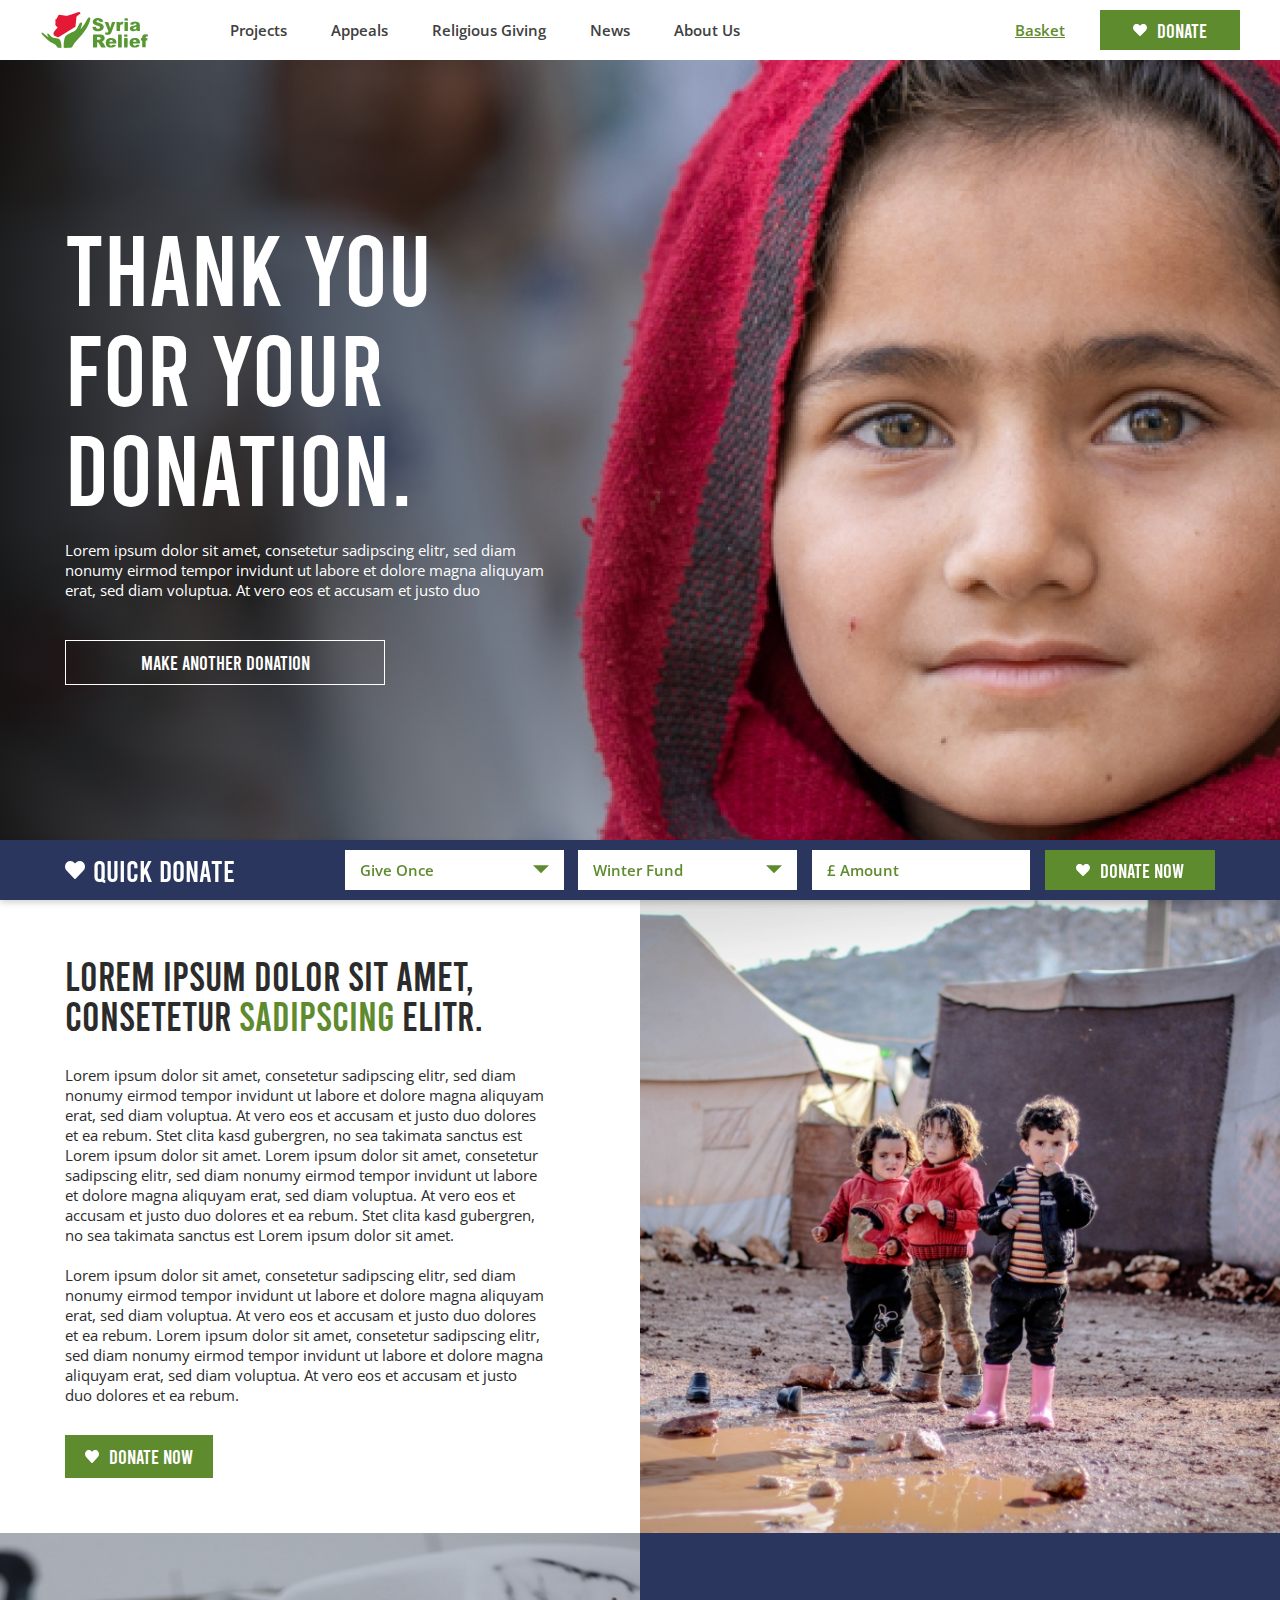
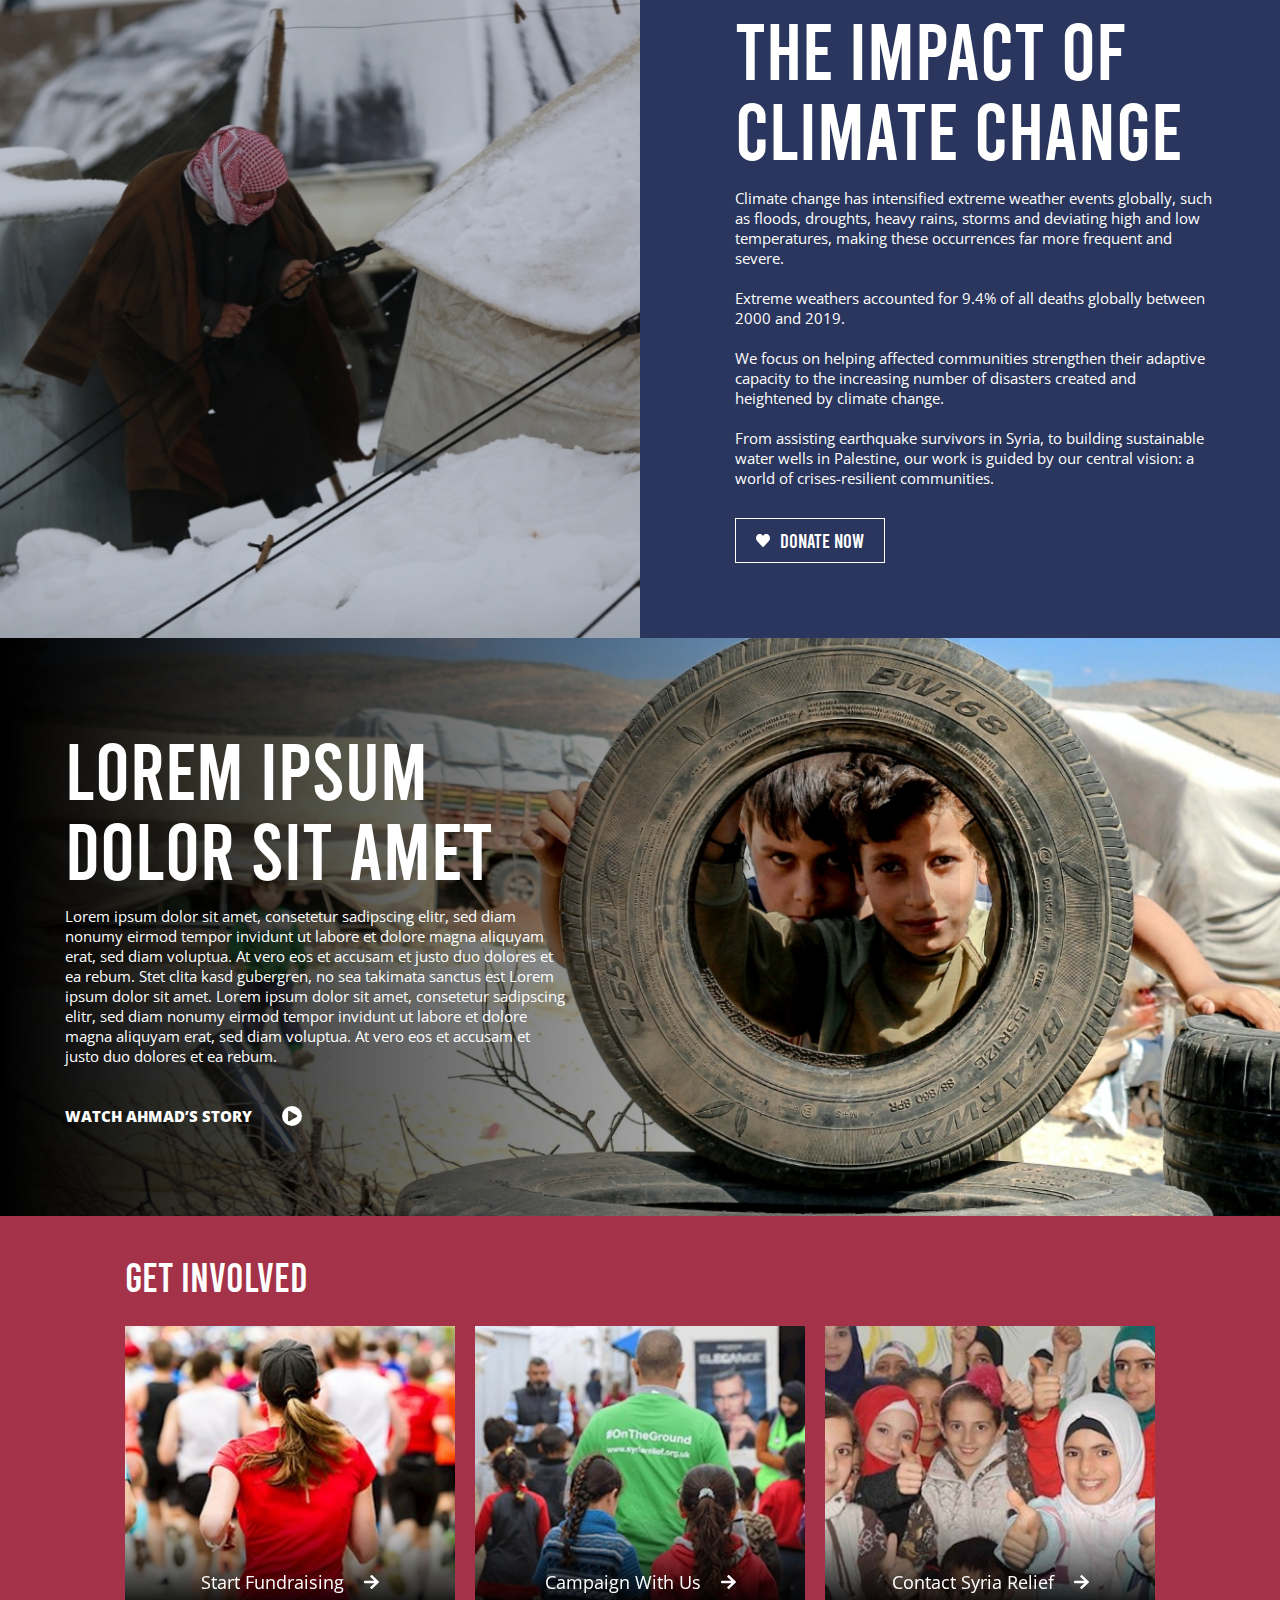
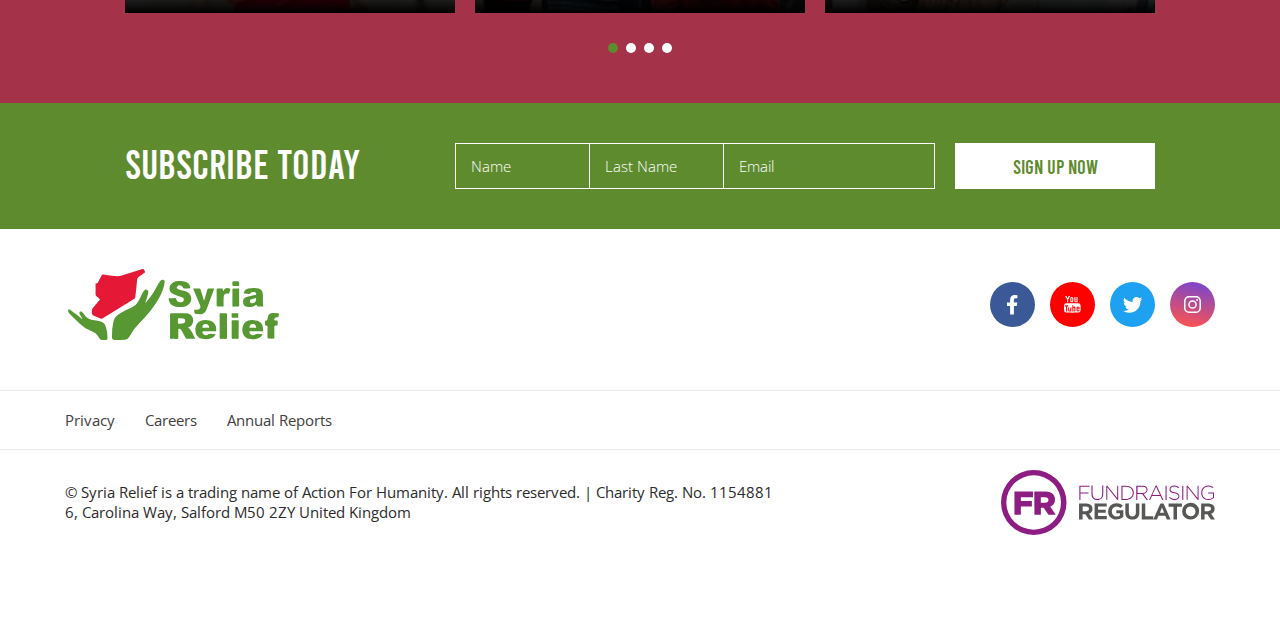
<file: thankYou.html>
<!DOCTYPE html>
<html lang="en">

<head>
  <meta charset="UTF-8" />
  <meta http-equiv="X-UA-Compatible" content="IE=edge" />
  <meta name="viewport" content="width=device-width, initial-scale=1.0" />
  <link rel="preconnect" href="https://fonts.googleapis.com">
  <link rel="preconnect" href="https://fonts.gstatic.com" crossorigin>
  <link href="https://fonts.googleapis.com/css2?family=Open+Sans:wght@400;500;600;700;800&display=swap"
    rel="stylesheet">

  <link rel="stylesheet" href="css/main.css" />
  <title>Thank You</title>
</head>

<body>
  <!-- header start
    =========================================== -->
  <header class="header" id="header">
    <div class="auto__container">
      <div class="header__inner">
        <a href="index.html" class="header__inner-logo">
          <img src="./images/logo.svg" alt="" />
        </a>
        <div class="header__inner-main">
          <nav class="nav" id="menu">
            <div class="nav__inner">
              <ul class="nav__inner-links">
                <li class="drop">
                  <div class="nav__inner-link faqBtn" data-faq="#faq-1">Projects</div>
                  <div class="dropMenu faqEvent" id="faq-1">
                    <div class="dropMenu__inner">
                      <div class="dropMenu__image">
                        <img src="./images/donation.jpg" alt="">
                      </div>
                      <ul class="dropMenu__list">
                        <li>
                          <a href="#">
                            Education
                          </a>
                        </li>
                        <li>
                          <a href="#">
                            Food Security
                          </a>
                        </li>
                        <li>
                          <a href="#">
                            Health
                          </a>
                        </li>
                        <li>
                          <a href="#">
                            Orphan Support
                          </a>
                        </li>
                        <li>
                          <a href="#">
                            Livelihoods
                          </a>
                        </li>
                        <li>
                          <a href="#">
                            Shelter
                          </a>
                        </li>
                      </ul>
                    </div>
                  </div>
                </li>
                <li class="drop">
                  <div class="nav__inner-link faqBtn" data-faq="#faq-2">Appeals</div>
                  <div class="dropMenu faqEvent" id="faq-2">
                    <div class="dropMenu__inner">
                      <div class="dropMenu__image">
                        <img src="./images/donation.jpg" alt="">
                      </div>
                      <ul class="dropMenu__list">
                        <li>
                          <a href="#">
                            Education
                          </a>
                        </li>
                        <li>
                          <a href="#">
                            Food Security
                          </a>
                        </li>
                        <li>
                          <a href="#">
                            Health
                          </a>
                        </li>
                        <li>
                          <a href="#">
                            Orphan Support
                          </a>
                        </li>
                        <li>
                          <a href="#">
                            Livelihoods
                          </a>
                        </li>
                        <li>
                          <a href="#">
                            Shelter
                          </a>
                        </li>
                      </ul>
                    </div>
                  </div>
                </li>
                <li class="drop">
                  <div class="nav__inner-link faqBtn" data-faq="#faq-3">Religious Giving</div>
                  <div class="dropMenu faqEvent" id="faq-3">
                    <div class="dropMenu__inner">
                      <div class="dropMenu__image">
                        <img src="./images/donation.jpg" alt="">
                      </div>
                      <ul class="dropMenu__list">
                        <li>
                          <a href="#">
                            Sadaqah Jariyah
                          </a>
                        </li>
                        <li>
                          <a href="#">
                            Zakat
                          </a>
                        </li>
                        <li>
                          <a href="#">
                            Zakat Calculator
                          </a>
                        </li>
                        <li>
                          <a href="#">
                            Fidya And Kaffarah
                          </a>
                        </li>
                        <li>
                          <a href="#">
                            Eid Gifts
                          </a>
                        </li>
                      </ul>
                    </div>
                  </div>
                </li>
                <li class="drop">
                  <div class="nav__inner-link faqBtn" data-faq="#faq-4">News</div>
                  <div class="dropMenu faqEvent" id="faq-4">
                    <div class="dropMenu__inner">
                      <div class="dropMenu__image">
                        <img src="./images/donation.jpg" alt="">
                      </div>
                      <ul class="dropMenu__list">
                        <li>
                          <a href="#">
                            Education
                          </a>
                        </li>
                        <li>
                          <a href="#">
                            Food Security
                          </a>
                        </li>
                        <li>
                          <a href="#">
                            Health
                          </a>
                        </li>
                        <li>
                          <a href="#">
                            Orphan Support
                          </a>
                        </li>
                        <li>
                          <a href="#">
                            Livelihoods
                          </a>
                        </li>
                        <li>
                          <a href="#">
                            Shelter
                          </a>
                        </li>
                      </ul>
                    </div>
                  </div>
                </li>
                <li class="drop">
                  <div class="nav__inner-link faqBtn" data-faq="#faq-5">About Us</div>
                  <div class="dropMenu faqEvent" id="faq-5">
                    <div class="dropMenu__inner">
                      <div class="dropMenu__image">
                        <img src="./images/donation.jpg" alt="">
                      </div>
                      <ul class="dropMenu__list">
                        <li>
                          <a href="#">
                            Who We Are
                          </a>
                        </li>
                        <li>
                          <a href="#">
                            Our Reports
                          </a>
                        </li>
                        <li>
                          <a href="#">
                            Contact Us
                          </a>
                        </li>
                      </ul>
                    </div>
                  </div>
                </li>
              </ul>
            </div>
          </nav>
          <div class="header__inner-buttons">
            <div class="basketBtn">
              <div class="basketBtn__icon">
                <img src="./images/icons/basket.svg" alt="" />
              </div>
              <b>
                Basket
              </b>
            </div>
            <a href="#" class="button primary">
              <span>
                <img src="./images/icons/heart.svg" alt="" />
              </span>
              Donate
            </a>
            <div class="burger" id="menuBtn">
              <span></span>
            </div>
          </div>
        </div>
        <div class="basket">
          <div class="basket__inner">
            <div class="basket__inner-head">
              <h5 class="big">
                DONAtion BAsket
              </h5>
              <div class="basket__inner-close">
                <span></span>
              </div>
            </div>
            <div class="basket__inner-content">
              <div class="basket__funds">
                <div class="basket__fund">
                  <div class="basket__fund-content">
                    <h6>
                      Global Emergency Fund
                    </h6>
                    <p>
                      Single Donation
                    </p>
                  </div>
                  <div class="basket__fund-price">
                    <h6>
                      £50
                    </h6>
                    <button type="button" class="basket__fund-close">
                      <span>

                      </span>
                    </button>
                  </div>
                </div>
                <div class="basket__fund">
                  <div class="basket__fund-content">
                    <h6>
                      Global Emergency Fund
                    </h6>
                    <p>
                      Single Donation
                    </p>
                  </div>
                  <div class="basket__fund-price">
                    <h6>
                      £50
                    </h6>
                    <button type="button" class="basket__fund-close">
                      <span>

                      </span>
                    </button>
                  </div>
                </div>
              </div>
              <h6>Please support us further</h6>
              <div class="basket__items">
                <div class="basket__item">
                  <div class="basket__item-left">
                    <div class="basket__item-radio">
                      <input type="checkbox" />
                      <label for=""></label>
                    </div>
                    <div class="basket__item-left-content">
                      <p>Food Emergencies Pack</p>
                    </div>
                  </div>
                  <div class="basket__item-right">
                    <h6>£50</h6>
                  </div>
                </div>
              </div>
            </div>
          </div>
          <div class="basket__total">
            <div class="basket__total-title">
              <h5>Total:</h5>
              <h5>£150</h5>
            </div>
            <button type="button" class="button primary">Checkout</button>
            <button type="button" class="button uniq">
              Make Another Donation
            </button>
          </div>
        </div>
      </div>
    </div>
  </header>
  <!-- header end
    =========================================== -->
  <main class="main sm">
    <!-- hero start
    =========================================== -->
    <section class="hero big">
      <div class="heroItem">
        <div class="heroItem__bg">
          <img src="./images/hero/3.jpg" alt="">
        </div>
        <div class="auto__container">
          <div class="heroItem__inner">
            <div class="heroItem__inner-content">
              <h1 class="lg">
                THANK YOU
                FOR YOUR
                DONATION.
              </h1>
              <p>
                Lorem ipsum dolor sit amet, consetetur sadipscing elitr, sed diam nonumy eirmod tempor invidunt ut
                labore et dolore magna aliquyam erat, sed diam voluptua. At vero eos et accusam et justo duo
              </p>
              <a href="#" class="button uniq big">
                MAKE ANOTHER DONATION
              </a>
            </div>
          </div>
        </div>
      </div>
    </section>
    <!-- hero end
    =========================================== -->
    <!-- about start
    =========================================== -->
    <section class="about light">
      <div class="auto__container">
        <div class="about__inner">
          <div class="about__inner-content">
            <h3>
              Lorem ipsum dolor sit amet,
              consetetur <span> sadipscing</span> elitr.
            </h3>
            <p>
              Lorem ipsum dolor sit amet, consetetur sadipscing elitr, sed diam nonumy eirmod tempor
              invidunt ut labore et dolore magna aliquyam erat, sed diam voluptua. At vero eos et accusam
              et justo duo dolores et ea rebum. Stet clita kasd gubergren, no sea takimata sanctus est
              Lorem ipsum dolor sit amet. Lorem ipsum dolor sit amet, consetetur sadipscing elitr, sed
              diam nonumy eirmod tempor invidunt ut labore et dolore magna aliquyam erat, sed diam
              voluptua. At vero eos et accusam et justo duo dolores et ea rebum. Stet clita kasd
              gubergren, no sea takimata sanctus est Lorem ipsum dolor sit amet.
              <br> <br>
              Lorem ipsum dolor sit amet, consetetur sadipscing elitr, sed diam nonumy eirmod tempor
              invidunt ut labore et dolore magna aliquyam erat, sed diam voluptua. At vero eos et accusam
              et justo duo dolores et ea rebum. Lorem ipsum dolor sit amet, consetetur sadipscing elitr,
              sed diam nonumy eirmod tempor invidunt ut labore et dolore magna aliquyam erat, sed diam
              voluptua. At vero eos et accusam et justo duo dolores et ea rebum.
            </p>
            <a href="#" class="button primary">
              <span>
                <img src="./images/icons/heart.svg" alt="">
              </span>
              DONATE NOW
            </a>
          </div>
          <div class="about__inner-image">
            <img src="./images/about/2.jpg" alt="">
          </div>
        </div>
      </div>
    </section>
    <!-- about end
      =========================================== -->
    <!-- about start
    =========================================== -->
    <section class="about rev">
      <div class="auto__container">
        <div class="about__inner">
          <div class="about__inner-content">
            <h2 class="sm">
              The Impact of <br>
              Climate Change
            </h2>
            <p>
              Climate change has intensified extreme weather events globally, such as floods, droughts,
              heavy rains, storms and deviating high and low temperatures, making these occurrences far
              more frequent and severe.
              <br> <br>
              Extreme weathers accounted for 9.4% of all deaths globally between 2000 and 2019.
              <br> <br>
              We focus on helping affected communities strengthen their adaptive capacity to the
              increasing number of disasters created and heightened by climate change.
              <br> <br>
              From assisting earthquake survivors in Syria, to building sustainable water wells in
              Palestine, our work is guided by our central vision: a world of crises-resilient
              communities.
            </p>
            <a href="#" class="button uniq">
              <span>
                <img src="./images/icons/heart.svg" alt="">
              </span>
              DONATE NOW
            </a>
          </div>
          <div class="about__inner-image">
            <img src="./images/about/3.jpg" alt="">
          </div>
        </div>
      </div>
    </section>
    <!-- about end
      =========================================== -->
    <!-- vision start
    =========================================== -->
    <section class="vision">
      <div class="vision__bg">
        <img src="./images/vision.jpg" alt="">
      </div>
      <div class="auto__container">
        <div class="vision__inner">
          <div class="vision__inner-content">
            <h2 class="sm">
              Lorem ipsum <br>
              dolor sit amet
            </h2>
            <p class="big">
              Lorem ipsum dolor sit amet, consetetur sadipscing elitr, sed diam nonumy eirmod tempor
              invidunt ut labore et dolore magna aliquyam erat, sed diam voluptua. At vero eos et accusam
              et justo duo dolores et ea rebum. Stet clita kasd gubergren, no sea takimata sanctus est
              Lorem ipsum dolor sit amet. Lorem ipsum dolor sit amet, consetetur sadipscing elitr, sed
              diam nonumy eirmod tempor invidunt ut labore et dolore magna aliquyam erat, sed diam
              voluptua. At vero eos et accusam et justo duo dolores et ea rebum.

            </p>
            <a href="#" class="vision__inner-play">
              <h6>WATCH AHMAD’S STORY</h6>
              <span>
                <svg>
                  <use xlink:href="#play"></use>
                </svg>
              </span>
            </a>
          </div>
        </div>
      </div>
    </section>
    <!-- vision end
      =========================================== -->
    <!-- involve start
    =========================================== -->
    <section class="involve">
      <div class="auto__container sm">
        <div class="involve__inner">
          <div class="involve__inner-title">
            <h3>
              Get INVOLVED
            </h3>
          </div>
          <div class="involve__inner-slider">
            <a href="#" class="involveItem">
              <div class="involveItem__image">
                <img src="./images/involve/1.jpg" alt="">
              </div>
              <div class="involveItem__content">
                <h5 class="sm">
                  Start Fundraising
                  <span>
                    <img src="./images/icons/arrow-right-white.svg" alt="">
                  </span>
                </h5>
              </div>
            </a>
            <a href="#" class="involveItem">
              <div class="involveItem__image">
                <img src="./images/involve/2.jpg" alt="">
              </div>
              <div class="involveItem__content">
                <h5 class="sm">
                  Campaign With Us
                  <span>
                    <img src="./images/icons/arrow-right-white.svg" alt="">
                  </span>
                </h5>
              </div>
            </a>
            <a href="#" class="involveItem">
              <div class="involveItem__image">
                <img src="./images/involve/3.jpg" alt="">
              </div>
              <div class="involveItem__content">
                <h5 class="sm">
                  Contact Syria Relief
                  <span>
                    <img src="./images/icons/arrow-right-white.svg" alt="">
                  </span>
                </h5>
              </div>
            </a>
            <a href="#" class="involveItem">
              <div class="involveItem__image">
                <img src="./images/involve/1.jpg" alt="">
              </div>
              <div class="involveItem__content">
                <h5 class="sm">
                  Start Fundraising
                  <span>
                    <img src="./images/icons/arrow-right-white.svg" alt="">
                  </span>
                </h5>
              </div>
            </a>
          </div>
        </div>
      </div>
    </section>
    <!-- involve end
    =========================================== -->
    <!-- join start
    =========================================== -->
    <section class="join">
      <div class="auto__container sm">
        <div class="join__inner">
          <h3>Subscribe TODAY</h3>
          <div class="join__inner-row">
            <div class="join__inner-inputs">
              <div class="join__inner-input">
                <input type="text" placeholder="Name" />
              </div>
              <div class="join__inner-input">
                <input type="text" placeholder="Last Name" />
              </div>
              <div class="join__inner-input">
                <input type="email" placeholder="Email" />
              </div>
            </div>
            <button type="submit" class="button secondary">
              SIGN UP NOW
            </button>
          </div>
        </div>
      </div>
    </section>
    <!-- join end
    =========================================== -->
    <!-- footer start
    =========================================== -->
    <footer class="footer">
      <div class="auto__container">
        <div class="footer__inner">
          <div class="footer__inner-top">
            <div class="footer__inner-logo">
              <img src="./images/logo.svg" alt="">
            </div>
          </div>
          <div class="footer__inner-links">
            <a href="#">
              Privacy
            </a>
            <a href="#">
              Careers
            </a>
            <a href="#">
              Annual Reports
            </a>
          </div>
          <div class="footer__inner-social">
            <a href="#">
              <img src="./images/icons/social/footer/facebook.svg" alt="">
            </a>
            <a href="#">
              <img src="./images/icons/social/footer/youtube.svg" alt="">
            </a>
            <a href="#">
              <img src="./images/icons/social/footer/twitter.svg" alt="">
            </a>
            <a href="#">
              <img src="./images/icons/social/footer/instagram.svg" alt="">
            </a>
          </div>
          <div class="footer__inner-copy">
            <p>
              © Syria Relief is a trading name of Action For Humanity. All rights reserved. | Charity Reg.
              No. 1154881
              <br>
              6, Carolina Way, Salford M50 2ZY United Kingdom
            </p>
            <div class="footer__inner-logo">
              <img src="./images/fr-logo.svg" alt="">
            </div>
          </div>
        </div>
      </div>
    </footer>
    <!-- footer end
    =========================================== -->
    <div class="donate">
      <div class="auto__container">
        <div class="donate__inner">
          <div class="donate__inner-title" id="donateBtn">
            <h4>
              <span>
                <img src="./images/icons/heart.svg" alt="" />
              </span>
              QUICK DONATE
            </h4>
            <span>
              <img src="./images/icons/heart.svg" alt="" />
            </span>
          </div>
          <div class="donate__inner-row" id="donateContent">
            <div class="donate__inner-item">
              <div class="select uniq">
                <select name="" id="">
                  <option value="0" hidden>Give Once</option>
                  <option value="1">Lorem ipsum dolor</option>
                  <option value="2">Lorem ipsum dolor</option>
                  <option value="3">Lorem ipsum dolor sit</option>
                </select>
              </div>
            </div>
            <div class="donate__inner-item">
              <div class="select uniq">
                <select name="" id="">
                  <option value="0" hidden>Winter Fund</option>
                  <option value="1">Lorem ipsum dolor</option>
                  <option value="2">Lorem ipsum dolor</option>
                  <option value="3">Lorem ipsum dolor sit</option>
                </select>
              </div>
            </div>
            <div class="donate__inner-item">
              <div class="input uniq">
                <input type="text" pattern="^\$\d{1,3}(,\d{3})*(\.\d+)?$" data-type="currency" placeholder="£ Amount" />
              </div>
            </div>
            <div class="donate__inner-item">
              <button type="submit" class="button primary">
                <span>
                  <img src="./images/icons/heart.svg" alt="" />
                </span>
                DONATE NOW</button>
            </div>
          </div>
        </div>
      </div>
    </div>
  </main>
  <!-- Sprites
    =========================================== -->
  <!-- <svg>
      <use xlink:href="#voice"></use>
    </svg> -->
  <svg style="display: none">
    <symbol id="play" viewBox="0 0 19.724 19.724">
      <g>
        <path id="Icon_awesome-play-circle" data-name="Icon awesome-play-circle"
          d="M10.425.563a9.862,9.862,0,1,0,9.862,9.862A9.86,9.86,0,0,0,10.425.563Zm4.6,10.816-7,4.016a.956.956,0,0,1-1.42-.835V6.289a.957.957,0,0,1,1.42-.835l7,4.255A.957.957,0,0,1,15.026,11.379Z"
          transform="translate(-0.563 -0.563)" fill="currentColor" />
      </g>
    </symbol>
  </svg>
  <!-- js
    =========================================== -->
  <script src="./js/jquery.js"></script>
  <script src="./js/slick.min.js"></script>
  <script src="./js/main.js"></script>
  <script src="./js/numberVal.js"></script>
</body>

</html>
</file>
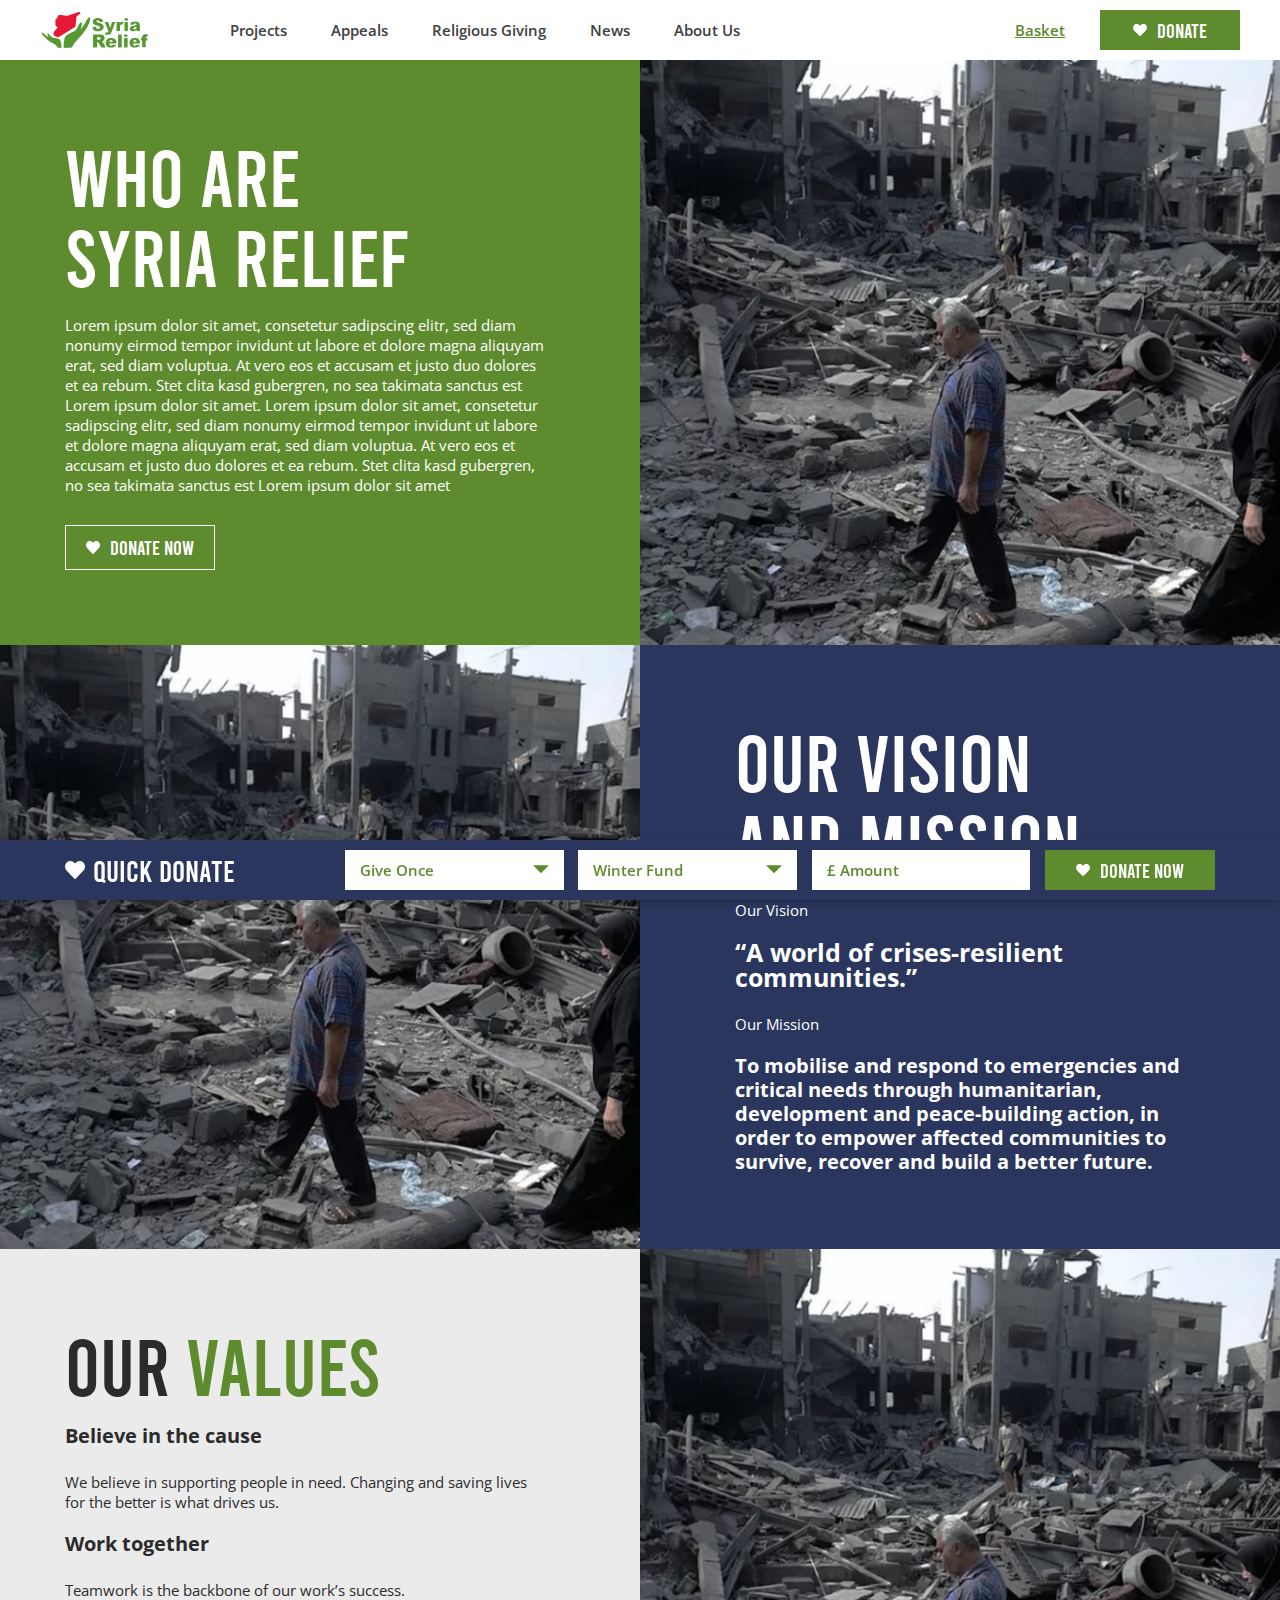
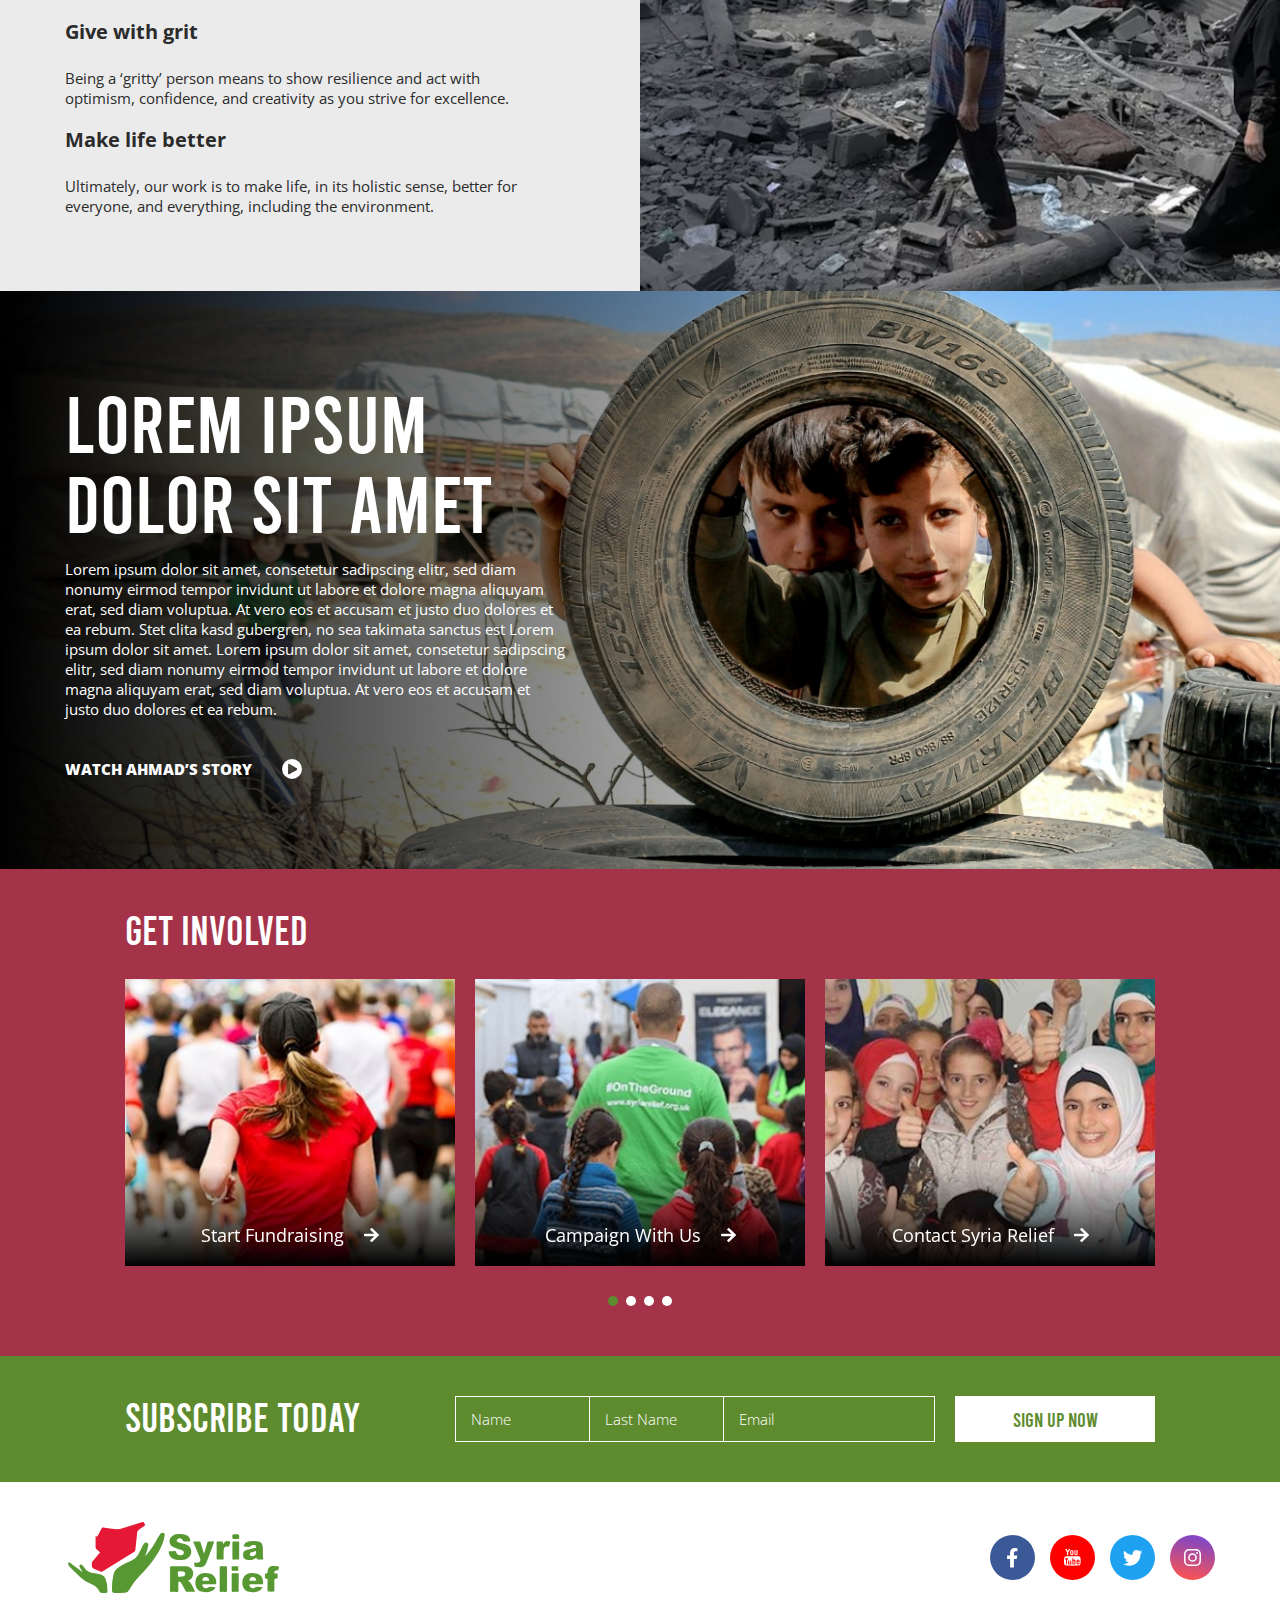
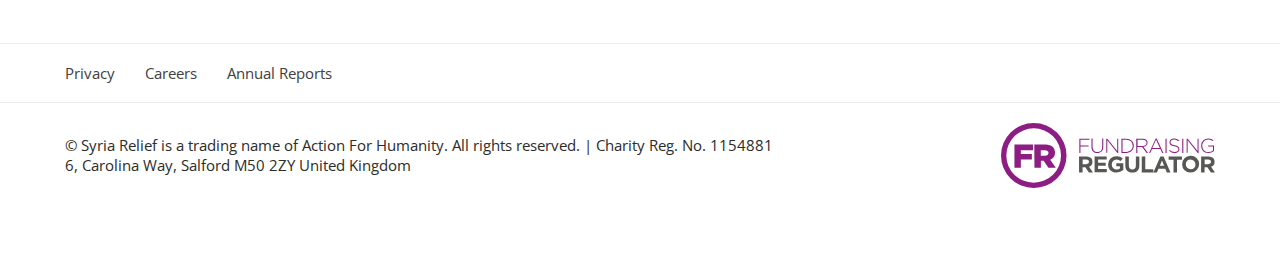
<file: whoWeAre.html>
<!DOCTYPE html>
<html lang="en">

<head>
  <meta charset="UTF-8" />
  <meta http-equiv="X-UA-Compatible" content="IE=edge" />
  <meta name="viewport" content="width=device-width, initial-scale=1.0" />
  <link rel="preconnect" href="https://fonts.googleapis.com">
  <link rel="preconnect" href="https://fonts.gstatic.com" crossorigin>
  <link href="https://fonts.googleapis.com/css2?family=Open+Sans:wght@400;500;600;700;800&display=swap"
    rel="stylesheet">

  <link rel="stylesheet" href="css/main.css" />
  <title>Who We Are</title>
</head>

<body>
  <!-- header start
    =========================================== -->
  <header class="header" id="header">
    <div class="auto__container">
      <div class="header__inner">
        <a href="index.html" class="header__inner-logo">
          <img src="./images/logo.svg" alt="" />
        </a>
        <div class="header__inner-main">
          <nav class="nav" id="menu">
            <div class="nav__inner">
              <ul class="nav__inner-links">
                <li class="drop">
                  <div class="nav__inner-link faqBtn" data-faq="#faq-1">Projects</div>
                  <div class="dropMenu faqEvent" id="faq-1">
                    <div class="dropMenu__inner">
                      <div class="dropMenu__image">
                        <img src="./images/donation.jpg" alt="">
                      </div>
                      <ul class="dropMenu__list">
                        <li>
                          <a href="#">
                            Education
                          </a>
                        </li>
                        <li>
                          <a href="#">
                            Food Security
                          </a>
                        </li>
                        <li>
                          <a href="#">
                            Health
                          </a>
                        </li>
                        <li>
                          <a href="#">
                            Orphan Support
                          </a>
                        </li>
                        <li>
                          <a href="#">
                            Livelihoods
                          </a>
                        </li>
                        <li>
                          <a href="#">
                            Shelter
                          </a>
                        </li>
                      </ul>
                    </div>
                  </div>
                </li>
                <li class="drop">
                  <div class="nav__inner-link faqBtn" data-faq="#faq-2">Appeals</div>
                  <div class="dropMenu faqEvent" id="faq-2">
                    <div class="dropMenu__inner">
                      <div class="dropMenu__image">
                        <img src="./images/donation.jpg" alt="">
                      </div>
                      <ul class="dropMenu__list">
                        <li>
                          <a href="#">
                            Education
                          </a>
                        </li>
                        <li>
                          <a href="#">
                            Food Security
                          </a>
                        </li>
                        <li>
                          <a href="#">
                            Health
                          </a>
                        </li>
                        <li>
                          <a href="#">
                            Orphan Support
                          </a>
                        </li>
                        <li>
                          <a href="#">
                            Livelihoods
                          </a>
                        </li>
                        <li>
                          <a href="#">
                            Shelter
                          </a>
                        </li>
                      </ul>
                    </div>
                  </div>
                </li>
                <li class="drop">
                  <div class="nav__inner-link faqBtn" data-faq="#faq-3">Religious Giving</div>
                  <div class="dropMenu faqEvent" id="faq-3">
                    <div class="dropMenu__inner">
                      <div class="dropMenu__image">
                        <img src="./images/donation.jpg" alt="">
                      </div>
                      <ul class="dropMenu__list">
                        <li>
                          <a href="#">
                            Sadaqah Jariyah
                          </a>
                        </li>
                        <li>
                          <a href="#">
                            Zakat
                          </a>
                        </li>
                        <li>
                          <a href="#">
                            Zakat Calculator
                          </a>
                        </li>
                        <li>
                          <a href="#">
                            Fidya And Kaffarah
                          </a>
                        </li>
                        <li>
                          <a href="#">
                            Eid Gifts
                          </a>
                        </li>
                      </ul>
                    </div>
                  </div>
                </li>
                <li class="drop">
                  <div class="nav__inner-link faqBtn" data-faq="#faq-4">News</div>
                  <div class="dropMenu faqEvent" id="faq-4">
                    <div class="dropMenu__inner">
                      <div class="dropMenu__image">
                        <img src="./images/donation.jpg" alt="">
                      </div>
                      <ul class="dropMenu__list">
                        <li>
                          <a href="#">
                            Education
                          </a>
                        </li>
                        <li>
                          <a href="#">
                            Food Security
                          </a>
                        </li>
                        <li>
                          <a href="#">
                            Health
                          </a>
                        </li>
                        <li>
                          <a href="#">
                            Orphan Support
                          </a>
                        </li>
                        <li>
                          <a href="#">
                            Livelihoods
                          </a>
                        </li>
                        <li>
                          <a href="#">
                            Shelter
                          </a>
                        </li>
                      </ul>
                    </div>
                  </div>
                </li>
                <li class="drop">
                  <div class="nav__inner-link faqBtn" data-faq="#faq-5">About Us</div>
                  <div class="dropMenu faqEvent" id="faq-5">
                    <div class="dropMenu__inner">
                      <div class="dropMenu__image">
                        <img src="./images/donation.jpg" alt="">
                      </div>
                      <ul class="dropMenu__list">
                        <li>
                          <a href="#">
                            Who We Are
                          </a>
                        </li>
                        <li>
                          <a href="#">
                            Our Reports
                          </a>
                        </li>
                        <li>
                          <a href="#">
                            Contact Us
                          </a>
                        </li>
                      </ul>
                    </div>
                  </div>
                </li>
              </ul>
            </div>
          </nav>
          <div class="header__inner-buttons">
            <div class="basketBtn">
              <div class="basketBtn__icon">
                <img src="./images/icons/basket.svg" alt="" />
              </div>
              <b>
                Basket
              </b>
            </div>
            <a href="#" class="button primary">
              <span>
                <img src="./images/icons/heart.svg" alt="" />
              </span>
              Donate
            </a>
            <div class="burger" id="menuBtn">
              <span></span>
            </div>
          </div>
        </div>
        <div class="basket">
          <div class="basket__inner">
            <div class="basket__inner-head">
              <h5 class="big">
                DONAtion BAsket
              </h5>
              <div class="basket__inner-close">
                <span></span>
              </div>
            </div>
            <div class="basket__inner-content">
              <div class="basket__funds">
                <div class="basket__fund">
                  <div class="basket__fund-content">
                    <h6>
                      Global Emergency Fund
                    </h6>
                    <p>
                      Single Donation
                    </p>
                  </div>
                  <div class="basket__fund-price">
                    <h6>
                      £50
                    </h6>
                    <button type="button" class="basket__fund-close">
                      <span>

                      </span>
                    </button>
                  </div>
                </div>
                <div class="basket__fund">
                  <div class="basket__fund-content">
                    <h6>
                      Global Emergency Fund
                    </h6>
                    <p>
                      Single Donation
                    </p>
                  </div>
                  <div class="basket__fund-price">
                    <h6>
                      £50
                    </h6>
                    <button type="button" class="basket__fund-close">
                      <span>

                      </span>
                    </button>
                  </div>
                </div>
              </div>
              <h6>Please support us further</h6>
              <div class="basket__items">
                <div class="basket__item">
                  <div class="basket__item-left">
                    <div class="basket__item-radio">
                      <input type="checkbox" />
                      <label for=""></label>
                    </div>
                    <div class="basket__item-left-content">
                      <p>Food Emergencies Pack</p>
                    </div>
                  </div>
                  <div class="basket__item-right">
                    <h6>£50</h6>
                  </div>
                </div>
              </div>
            </div>
          </div>
          <div class="basket__total">
            <div class="basket__total-title">
              <h5>Total:</h5>
              <h5>£150</h5>
            </div>
            <button type="button" class="button primary">Checkout</button>
            <button type="button" class="button uniq">
              Make Another Donation
            </button>
          </div>
        </div>
      </div>
    </div>
  </header>
  <!-- header end
    =========================================== -->
  <main class="main">
    <!-- about start
    =========================================== -->
    <section class="about green">
      <div class="auto__container">
        <div class="about__inner">
          <div class="about__inner-content">
            <h1 class="sm">
              WHO ARE <br>
              SYRIA RELIEF
            </h1>
            <p>
              Lorem ipsum dolor sit amet, consetetur sadipscing elitr, sed diam nonumy eirmod tempor
              invidunt ut labore et dolore magna aliquyam erat, sed diam voluptua. At vero eos et accusam
              et justo duo dolores et ea rebum. Stet clita kasd gubergren, no sea takimata sanctus est
              Lorem ipsum dolor sit amet. Lorem ipsum dolor sit amet, consetetur sadipscing elitr, sed
              diam nonumy eirmod tempor invidunt ut labore et dolore magna aliquyam erat, sed diam
              voluptua. At vero eos et accusam et justo duo dolores et ea rebum. Stet clita kasd
              gubergren, no sea takimata sanctus est Lorem ipsum dolor sit amet
            </p>
            <a href="#" class="button uniq">
              <span>
                <img src="./images/icons/heart.svg" alt="">
              </span>
              DONATE NOW
            </a>
          </div>
          <div class="about__inner-image last">
            <img src="./images/about/5.jpg" alt="">
          </div>
        </div>
      </div>
    </section>
    <!-- about end
      =========================================== -->
    <!-- about start
    =========================================== -->
    <section class="about rev">
      <div class="auto__container">
        <div class="about__inner">
          <div class="about__inner-content">
            <h2 class="sm">
              Our Vision <br>
              and Mission
            </h2>
            <div class="about__inner-text">
              <p>
                Our Vision
              </p>
              <h5 class="big">
                “A world of crises-resilient communities.”
              </h5>
              <p>
                Our Mission
              </p>
              <h5>
                To mobilise and respond to emergencies and critical needs through humanitarian,
                development and peace-building action, in order to empower affected communities to
                survive, recover and build a better future.
              </h5>
            </div>
          </div>
          <div class="about__inner-image last">
            <img src="./images/about/5.jpg" alt="">
          </div>
        </div>
      </div>
    </section>
    <!-- about end
      =========================================== -->
    <!-- about start
    =========================================== -->
    <section class="about gray">
      <div class="auto__container">
        <div class="about__inner">
          <div class="about__inner-content">
            <h2 class="sm">
              Our <span>Values</span>
            </h2>
            <div class="about__inner-text">
              <h5>
                Believe in the cause
              </h5>
              <p>
                We believe in supporting people in need. Changing and saving lives for the better is
                what drives us.
              </p>
              <h5>
                Work together
              </h5>
              <p>
                Teamwork is the backbone of our work’s success.
              </p>
              <h5>
                Give with grit
              </h5>
              <p>
                Being a ‘gritty’ person means to show resilience and act with optimism, confidence, and
                creativity as you strive for excellence.
              </p>
              <h5>
                Make life better
              </h5>
              <p>
                Ultimately, our work is to make life, in its holistic sense, better for everyone, and
                everything, including the environment.
              </p>
            </div>
          </div>
          <div class="about__inner-image mobRemove">
            <img src="./images/about/5.jpg" alt="">
          </div>
        </div>
      </div>
    </section>
    <!-- about end
  =========================================== -->
    <!-- vision start
    =========================================== -->
    <section class="vision">
      <div class="vision__bg">
        <img src="./images/vision.jpg" alt="">
      </div>
      <div class="auto__container">
        <div class="vision__inner">
          <div class="vision__inner-content">
            <h2 class="sm">
              Lorem ipsum <br>
              dolor sit amet
            </h2>
            <p class="big">
              Lorem ipsum dolor sit amet, consetetur sadipscing elitr, sed diam nonumy eirmod tempor
              invidunt ut labore et dolore magna aliquyam erat, sed diam voluptua. At vero eos et accusam
              et justo duo dolores et ea rebum. Stet clita kasd gubergren, no sea takimata sanctus est
              Lorem ipsum dolor sit amet. Lorem ipsum dolor sit amet, consetetur sadipscing elitr, sed
              diam nonumy eirmod tempor invidunt ut labore et dolore magna aliquyam erat, sed diam
              voluptua. At vero eos et accusam et justo duo dolores et ea rebum.

            </p>
            <a href="#" class="vision__inner-play">

              <h6>WATCH AHMAD’S STORY</h6>
              <span>
                <svg>
                  <use xlink:href="#play"></use>
                </svg>
              </span>
            </a>
          </div>
        </div>
      </div>
    </section>
    <!-- vision end
      =========================================== -->
    <!-- involve start
    =========================================== -->
    <section class="involve">
      <div class="auto__container sm">
        <div class="involve__inner">
          <div class="involve__inner-title">
            <h3>
              Get INVOLVED
            </h3>
          </div>
          <div class="involve__inner-slider">
            <a href="#" class="involveItem">
              <div class="involveItem__image">
                <img src="./images/involve/1.jpg" alt="">
              </div>
              <div class="involveItem__content">
                <h5 class="sm">
                  Start Fundraising
                  <span>
                    <img src="./images/icons/arrow-right-white.svg" alt="">
                  </span>
                </h5>
              </div>
            </a>
            <a href="#" class="involveItem">
              <div class="involveItem__image">
                <img src="./images/involve/2.jpg" alt="">
              </div>
              <div class="involveItem__content">
                <h5 class="sm">
                  Campaign With Us
                  <span>
                    <img src="./images/icons/arrow-right-white.svg" alt="">
                  </span>
                </h5>
              </div>
            </a>
            <a href="#" class="involveItem">
              <div class="involveItem__image">
                <img src="./images/involve/3.jpg" alt="">
              </div>
              <div class="involveItem__content">
                <h5 class="sm">
                  Contact Syria Relief
                  <span>
                    <img src="./images/icons/arrow-right-white.svg" alt="">
                  </span>
                </h5>
              </div>
            </a>
            <a href="#" class="involveItem">
              <div class="involveItem__image">
                <img src="./images/involve/1.jpg" alt="">
              </div>
              <div class="involveItem__content">
                <h5 class="sm">
                  Start Fundraising
                  <span>
                    <img src="./images/icons/arrow-right-white.svg" alt="">
                  </span>
                </h5>
              </div>
            </a>
          </div>
        </div>
      </div>
    </section>
    <!-- involve end
    =========================================== -->
    <!-- join start
    =========================================== -->
    <section class="join">
      <div class="auto__container sm">
        <div class="join__inner">
          <h3>Subscribe TODAY</h3>
          <div class="join__inner-row">
            <div class="join__inner-inputs">
              <div class="join__inner-input">
                <input type="text" placeholder="Name" />
              </div>
              <div class="join__inner-input">
                <input type="text" placeholder="Last Name" />
              </div>
              <div class="join__inner-input">
                <input type="email" placeholder="Email" />
              </div>
            </div>
            <button type="submit" class="button secondary">
              SIGN UP NOW
            </button>
          </div>
        </div>
      </div>
    </section>
    <!-- join end
    =========================================== -->
    <!-- footer start
    =========================================== -->
    <footer class="footer">
      <div class="auto__container">
        <div class="footer__inner">
          <div class="footer__inner-top">
            <div class="footer__inner-logo">
              <img src="./images/logo.svg" alt="">
            </div>
          </div>
          <div class="footer__inner-links">
            <a href="#">
              Privacy
            </a>
            <a href="#">
              Careers
            </a>
            <a href="#">
              Annual Reports
            </a>
          </div>
          <div class="footer__inner-social">
            <a href="#">
              <img src="./images/icons/social/footer/facebook.svg" alt="">
            </a>
            <a href="#">
              <img src="./images/icons/social/footer/youtube.svg" alt="">
            </a>
            <a href="#">
              <img src="./images/icons/social/footer/twitter.svg" alt="">
            </a>
            <a href="#">
              <img src="./images/icons/social/footer/instagram.svg" alt="">
            </a>
          </div>
          <div class="footer__inner-copy">
            <p>
              © Syria Relief is a trading name of Action For Humanity. All rights reserved. | Charity Reg.
              No. 1154881
              <br>
              6, Carolina Way, Salford M50 2ZY United Kingdom
            </p>
            <div class="footer__inner-logo">
              <img src="./images/fr-logo.svg" alt="">
            </div>
          </div>
        </div>
      </div>
    </footer>
    <!-- footer end
    =========================================== -->
    <div class="donate">
      <div class="auto__container">
        <div class="donate__inner">
          <div class="donate__inner-title" id="donateBtn">
            <h4>
              <span>
                <img src="./images/icons/heart.svg" alt="" />
              </span>
              QUICK DONATE
            </h4>
            <span>
              <img src="./images/icons/heart.svg" alt="" />
            </span>
          </div>
          <div class="donate__inner-row" id="donateContent">
            <div class="donate__inner-item">
              <div class="select uniq">
                <select name="" id="">
                  <option value="0" hidden>Give Once</option>
                  <option value="1">Lorem ipsum dolor</option>
                  <option value="2">Lorem ipsum dolor</option>
                  <option value="3">Lorem ipsum dolor sit</option>
                </select>
              </div>
            </div>
            <div class="donate__inner-item">
              <div class="select uniq">
                <select name="" id="">
                  <option value="0" hidden>Winter Fund</option>
                  <option value="1">Lorem ipsum dolor</option>
                  <option value="2">Lorem ipsum dolor</option>
                  <option value="3">Lorem ipsum dolor sit</option>
                </select>
              </div>
            </div>
            <div class="donate__inner-item">
              <div class="input uniq">
                <input type="text" pattern="^\$\d{1,3}(,\d{3})*(\.\d+)?$" data-type="currency" placeholder="£ Amount" />
              </div>
            </div>
            <div class="donate__inner-item">
              <button type="submit" class="button primary">
                <span>
                  <img src="./images/icons/heart.svg" alt="" />
                </span>
                DONATE NOW</button>
            </div>
          </div>
        </div>
      </div>
    </div>
  </main>
  <!-- Sprites
    =========================================== -->
  <!-- <svg>
      <use xlink:href="#voice"></use>
    </svg> -->
  <svg style="display: none">
    <symbol id="play" viewBox="0 0 19.724 19.724">
      <g>
        <path id="Icon_awesome-play-circle" data-name="Icon awesome-play-circle"
          d="M10.425.563a9.862,9.862,0,1,0,9.862,9.862A9.86,9.86,0,0,0,10.425.563Zm4.6,10.816-7,4.016a.956.956,0,0,1-1.42-.835V6.289a.957.957,0,0,1,1.42-.835l7,4.255A.957.957,0,0,1,15.026,11.379Z"
          transform="translate(-0.563 -0.563)" fill="currentColor" />
      </g>
    </symbol>
  </svg>
  <!-- js
    =========================================== -->
  <script src="./js/jquery.js"></script>
  <script src="./js/slick.min.js"></script>
  <script src="./js/main.js"></script>
  <script src="./js/numberVal.js"></script>
</body>

</html>
</file>
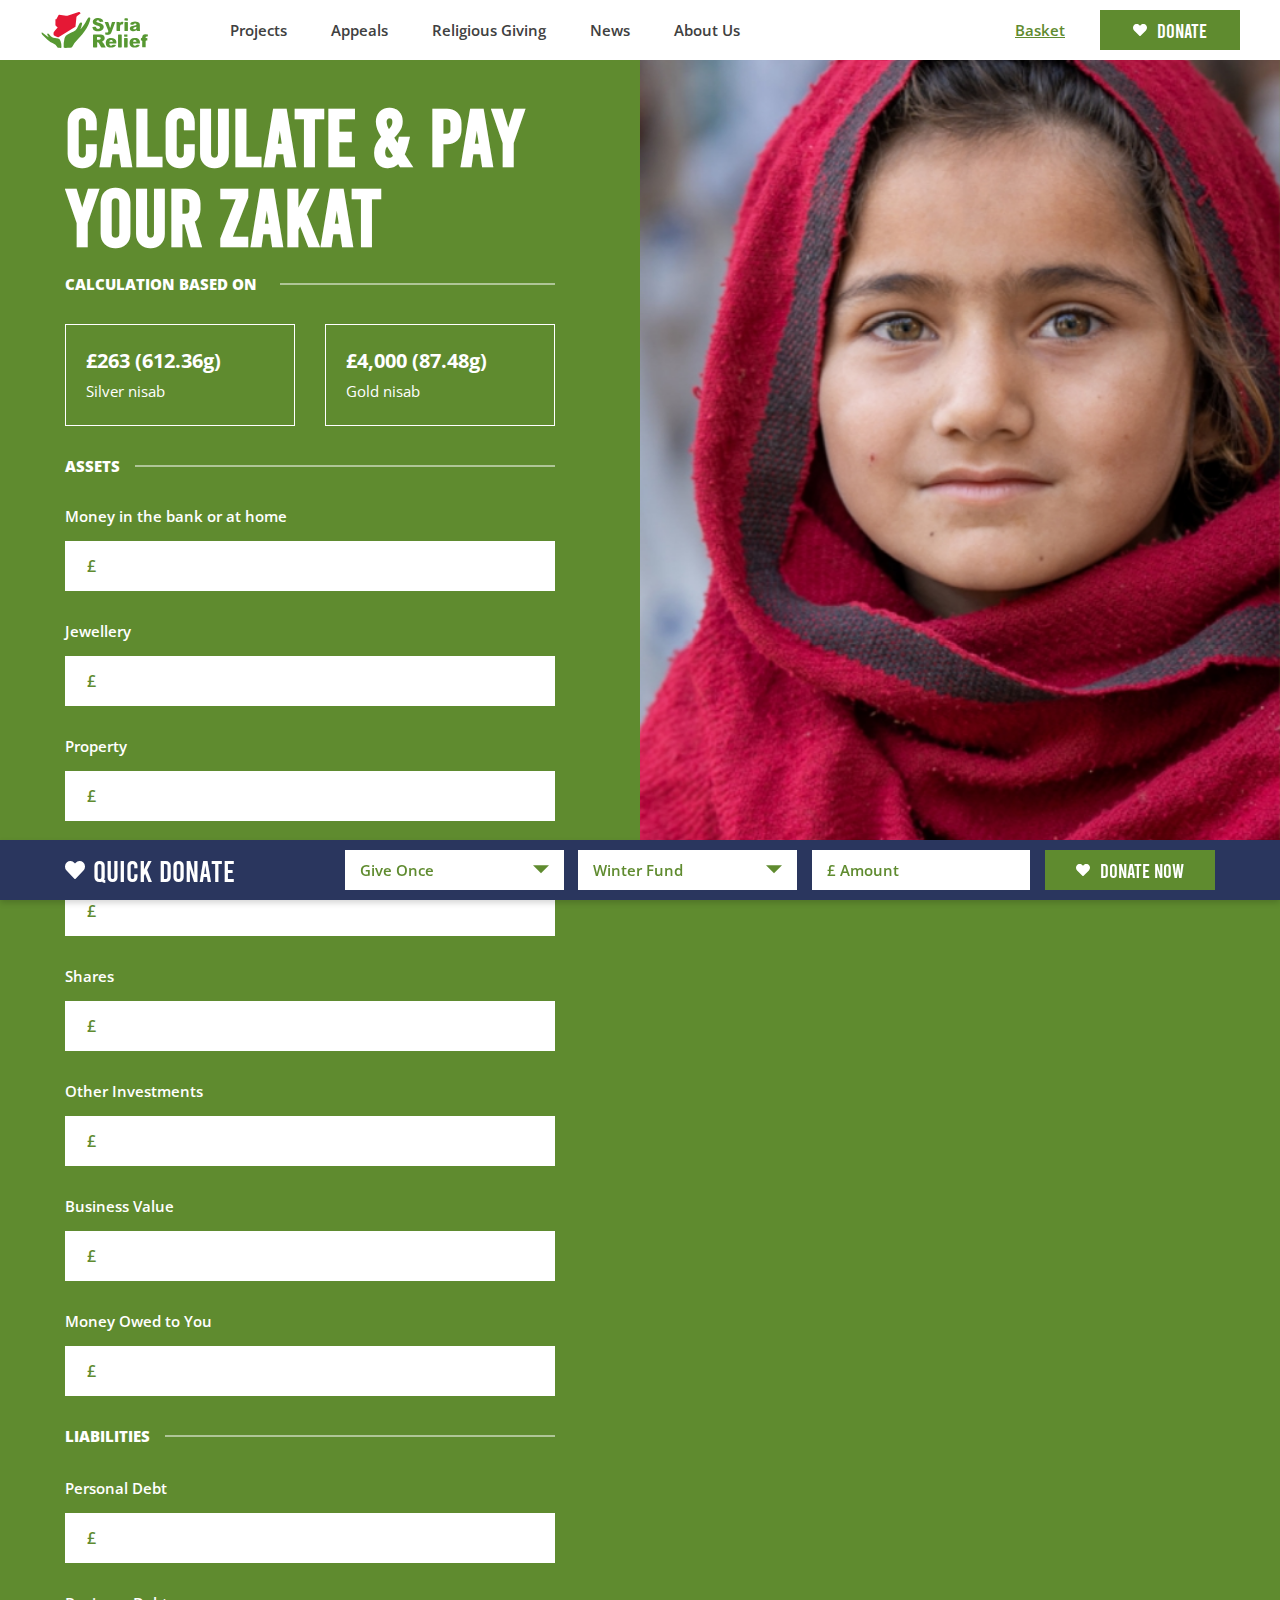
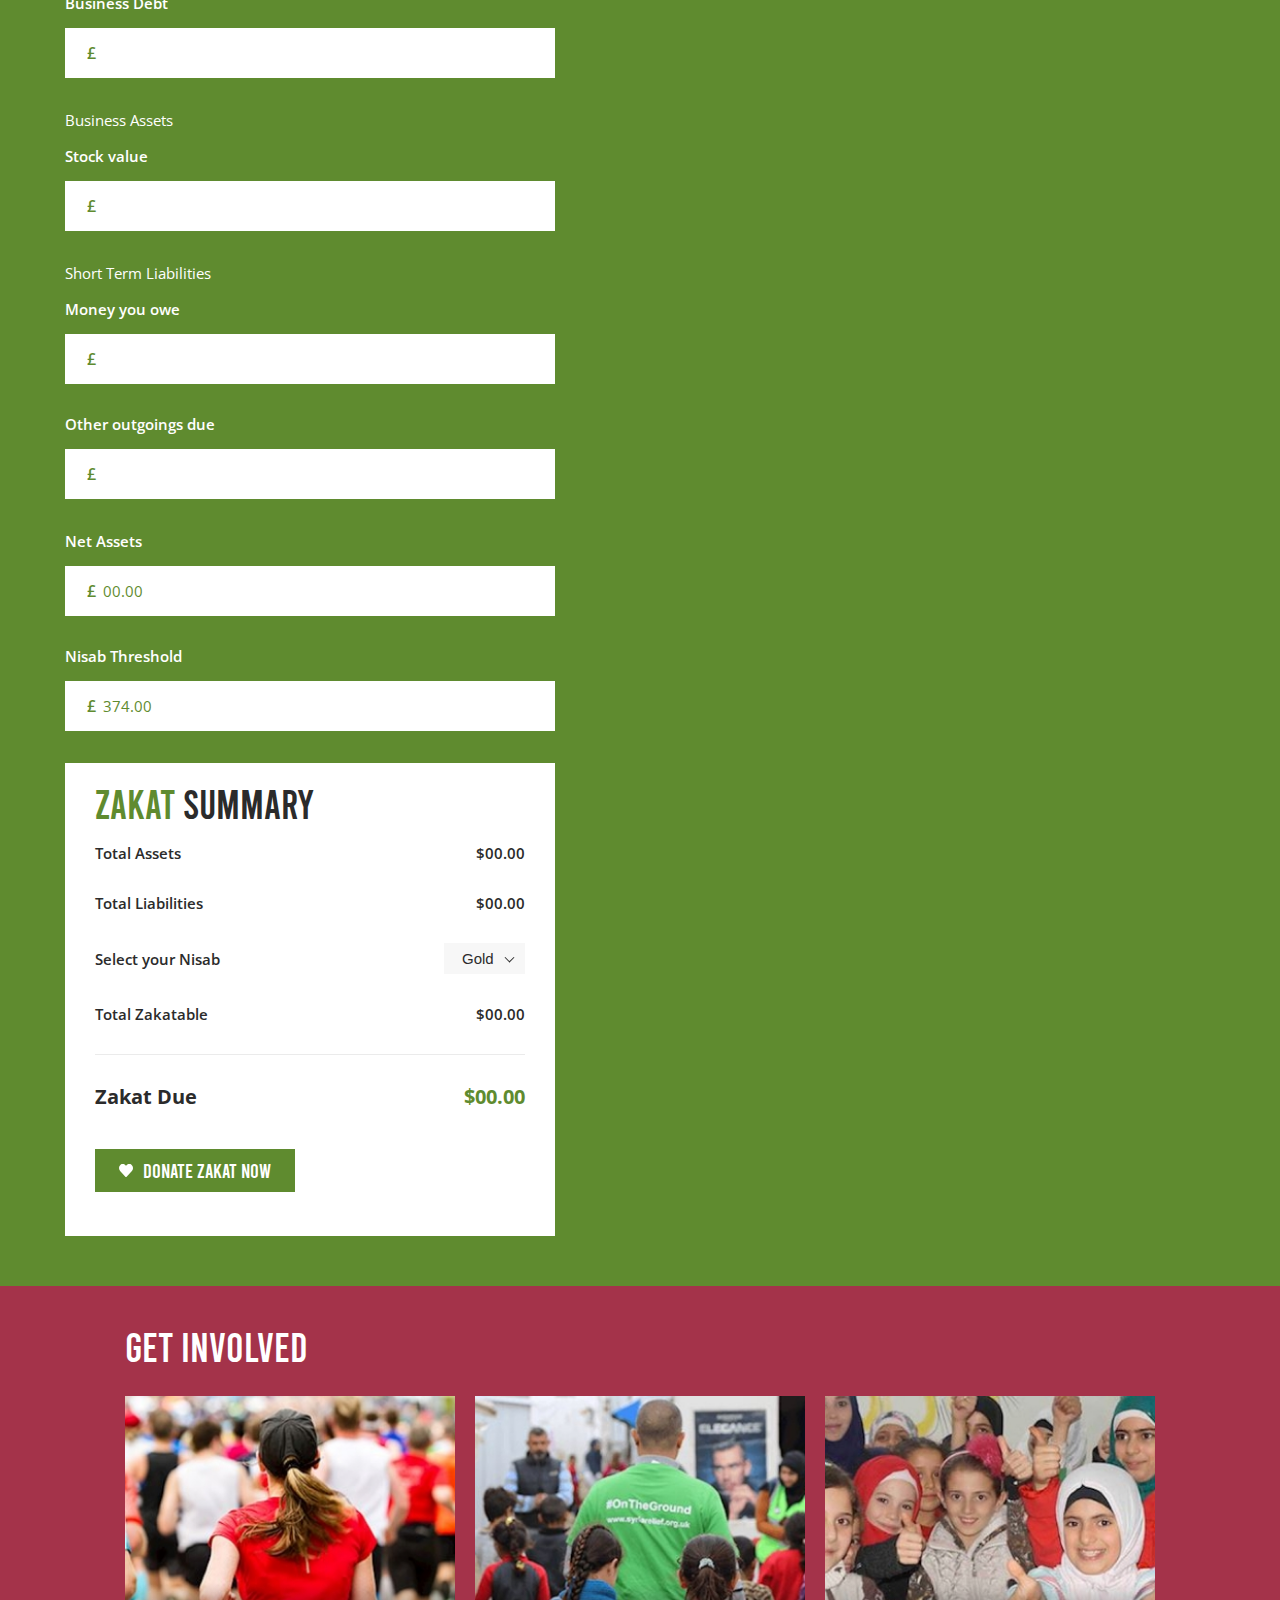
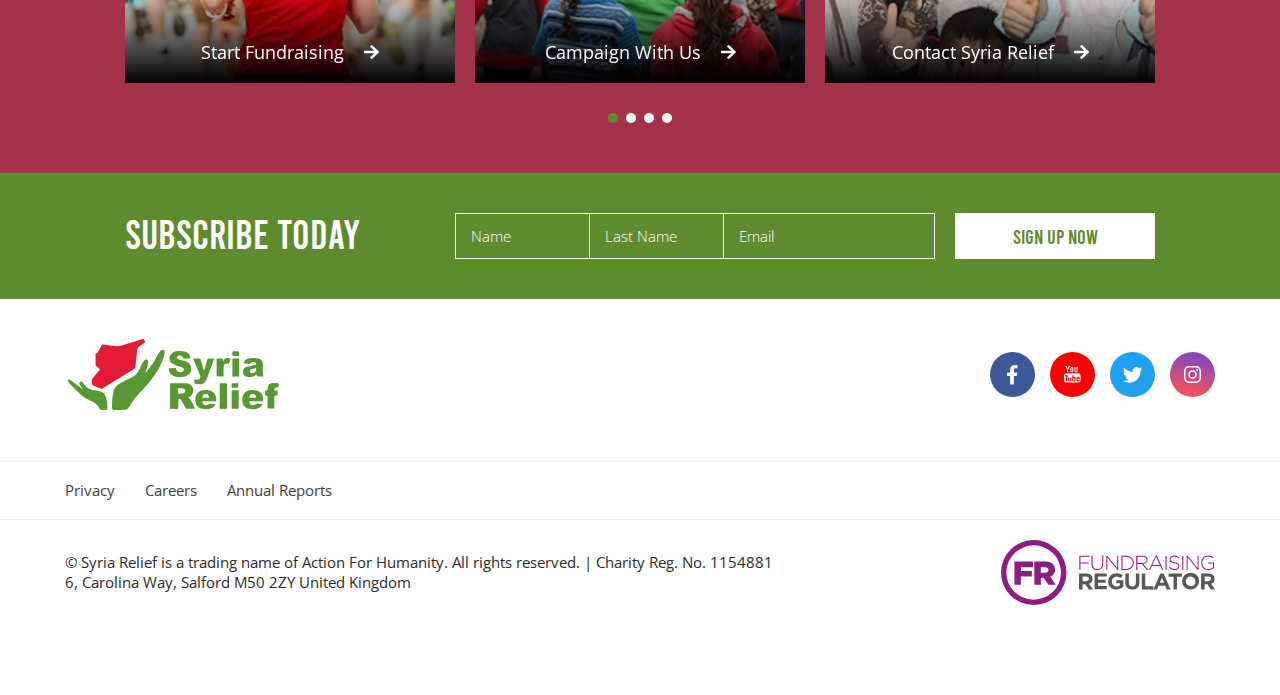
<file: zakat-calculator.html>
<!DOCTYPE html>
<html lang="en">

<head>
  <meta charset="UTF-8" />
  <meta http-equiv="X-UA-Compatible" content="IE=edge" />
  <meta name="viewport" content="width=device-width, initial-scale=1.0" />
  <link rel="preconnect" href="https://fonts.googleapis.com">
  <link rel="preconnect" href="https://fonts.gstatic.com" crossorigin>
  <link href="https://fonts.googleapis.com/css2?family=Open+Sans:wght@400;500;600;700;800&display=swap"
    rel="stylesheet">

  <link rel="stylesheet" href="css/main.css" />
  <title>Zakat Calculator</title>
</head>

<body>
  <!-- header start
    =========================================== -->
  <header class="header" id="header">
    <div class="auto__container">
      <div class="header__inner">
        <a href="index.html" class="header__inner-logo">
          <img src="./images/logo.svg" alt="" />
        </a>
        <div class="header__inner-main">
          <nav class="nav" id="menu">
            <div class="nav__inner">
              <ul class="nav__inner-links">
                <li class="drop">
                  <div class="nav__inner-link faqBtn" data-faq="#faq-1">Projects</div>
                  <div class="dropMenu faqEvent" id="faq-1">
                    <div class="dropMenu__inner">
                      <div class="dropMenu__image">
                        <img src="./images/donation.jpg" alt="">
                      </div>
                      <ul class="dropMenu__list">
                        <li>
                          <a href="#">
                            Education
                          </a>
                        </li>
                        <li>
                          <a href="#">
                            Food Security
                          </a>
                        </li>
                        <li>
                          <a href="#">
                            Health
                          </a>
                        </li>
                        <li>
                          <a href="#">
                            Orphan Support
                          </a>
                        </li>
                        <li>
                          <a href="#">
                            Livelihoods
                          </a>
                        </li>
                        <li>
                          <a href="#">
                            Shelter
                          </a>
                        </li>
                      </ul>
                    </div>
                  </div>
                </li>
                <li class="drop">
                  <div class="nav__inner-link faqBtn" data-faq="#faq-2">Appeals</div>
                  <div class="dropMenu faqEvent" id="faq-2">
                    <div class="dropMenu__inner">
                      <div class="dropMenu__image">
                        <img src="./images/donation.jpg" alt="">
                      </div>
                      <ul class="dropMenu__list">
                        <li>
                          <a href="#">
                            Education
                          </a>
                        </li>
                        <li>
                          <a href="#">
                            Food Security
                          </a>
                        </li>
                        <li>
                          <a href="#">
                            Health
                          </a>
                        </li>
                        <li>
                          <a href="#">
                            Orphan Support
                          </a>
                        </li>
                        <li>
                          <a href="#">
                            Livelihoods
                          </a>
                        </li>
                        <li>
                          <a href="#">
                            Shelter
                          </a>
                        </li>
                      </ul>
                    </div>
                  </div>
                </li>
                <li class="drop">
                  <div class="nav__inner-link faqBtn" data-faq="#faq-3">Religious Giving</div>
                  <div class="dropMenu faqEvent" id="faq-3">
                    <div class="dropMenu__inner">
                      <div class="dropMenu__image">
                        <img src="./images/donation.jpg" alt="">
                      </div>
                      <ul class="dropMenu__list">
                        <li>
                          <a href="#">
                            Sadaqah Jariyah
                          </a>
                        </li>
                        <li>
                          <a href="#">
                            Zakat
                          </a>
                        </li>
                        <li>
                          <a href="#">
                            Zakat Calculator
                          </a>
                        </li>
                        <li>
                          <a href="#">
                            Fidya And Kaffarah
                          </a>
                        </li>
                        <li>
                          <a href="#">
                            Eid Gifts
                          </a>
                        </li>
                      </ul>
                    </div>
                  </div>
                </li>
                <li class="drop">
                  <div class="nav__inner-link faqBtn" data-faq="#faq-4">News</div>
                  <div class="dropMenu faqEvent" id="faq-4">
                    <div class="dropMenu__inner">
                      <div class="dropMenu__image">
                        <img src="./images/donation.jpg" alt="">
                      </div>
                      <ul class="dropMenu__list">
                        <li>
                          <a href="#">
                            Education
                          </a>
                        </li>
                        <li>
                          <a href="#">
                            Food Security
                          </a>
                        </li>
                        <li>
                          <a href="#">
                            Health
                          </a>
                        </li>
                        <li>
                          <a href="#">
                            Orphan Support
                          </a>
                        </li>
                        <li>
                          <a href="#">
                            Livelihoods
                          </a>
                        </li>
                        <li>
                          <a href="#">
                            Shelter
                          </a>
                        </li>
                      </ul>
                    </div>
                  </div>
                </li>
                <li class="drop">
                  <div class="nav__inner-link faqBtn" data-faq="#faq-5">About Us</div>
                  <div class="dropMenu faqEvent" id="faq-5">
                    <div class="dropMenu__inner">
                      <div class="dropMenu__image">
                        <img src="./images/donation.jpg" alt="">
                      </div>
                      <ul class="dropMenu__list">
                        <li>
                          <a href="#">
                            Who We Are
                          </a>
                        </li>
                        <li>
                          <a href="#">
                            Our Reports
                          </a>
                        </li>
                        <li>
                          <a href="#">
                            Contact Us
                          </a>
                        </li>
                      </ul>
                    </div>
                  </div>
                </li>
              </ul>
            </div>
          </nav>
          <div class="header__inner-buttons">
            <div class="basketBtn">
              <div class="basketBtn__icon">
                <img src="./images/icons/basket.svg" alt="" />
              </div>
              <b>
                Basket
              </b>
            </div>
            <a href="#" class="button primary">
              <span>
                <img src="./images/icons/heart.svg" alt="" />
              </span>
              Donate
            </a>
            <div class="burger" id="menuBtn">
              <span></span>
            </div>
          </div>
        </div>
        <div class="basket">
          <div class="basket__inner">
            <div class="basket__inner-head">
              <h5 class="big">
                DONAtion BAsket
              </h5>
              <div class="basket__inner-close">
                <span></span>
              </div>
            </div>
            <div class="basket__inner-content">
              <div class="basket__funds">
                <div class="basket__fund">
                  <div class="basket__fund-content">
                    <h6>
                      Global Emergency Fund
                    </h6>
                    <p>
                      Single Donation
                    </p>
                  </div>
                  <div class="basket__fund-price">
                    <h6>
                      £50
                    </h6>
                    <button type="button" class="basket__fund-close">
                      <span>

                      </span>
                    </button>
                  </div>
                </div>
                <div class="basket__fund">
                  <div class="basket__fund-content">
                    <h6>
                      Global Emergency Fund
                    </h6>
                    <p>
                      Single Donation
                    </p>
                  </div>
                  <div class="basket__fund-price">
                    <h6>
                      £50
                    </h6>
                    <button type="button" class="basket__fund-close">
                      <span>

                      </span>
                    </button>
                  </div>
                </div>
              </div>
              <h6>Please support us further</h6>
              <div class="basket__items">
                <div class="basket__item">
                  <div class="basket__item-left">
                    <div class="basket__item-radio">
                      <input type="checkbox" />
                      <label for=""></label>
                    </div>
                    <div class="basket__item-left-content">
                      <p>Food Emergencies Pack</p>
                    </div>
                  </div>
                  <div class="basket__item-right">
                    <h6>£50</h6>
                  </div>
                </div>
              </div>
            </div>
          </div>
          <div class="basket__total">
            <div class="basket__total-title">
              <h5>Total:</h5>
              <h5>£150</h5>
            </div>
            <button type="button" class="button primary">Checkout</button>
            <button type="button" class="button uniq">
              Make Another Donation
            </button>
          </div>
        </div>
      </div>
    </div>
  </header>
  <!-- header end
    =========================================== -->
  <main class="main">
    <!-- calc start
    =========================================== -->
    <section class="calc">
      <div class="auto__container">
        <div class="calc__inner active">
          <div class="calc__inner-image">
            <img src="./images/donation.jpg" alt="">
          </div>
          <h2 class="sm">CALCULATE & PAY
            YOUR ZAKAT
          </h2>
          <div class="calc__inner-top">
            <h6 class="calc__title">
              CALCULATION BASED ON
            </h6>
            <div class="calc__inner-row">
              <div class="calcItem">
                <h5>
                  £263 (612.36g)
                </h5>
                <p>
                  Silver nisab
                </p>
              </div>
              <div class="calcItem">
                <h5>
                  £4,000 (87.48g)
                </h5>
                <p>
                  Gold nisab
                </p>
              </div>
            </div>
            <h6 class="calc__title sm">
              ASSETS
            </h6>
          </div>
          <div class="calc__group">
            <div class="inputz__outer">
              <div class="inputz__label">
                Money in the bank or at home
              </div>
              <div class="inputz">
                <div class="inputz__icon">£</div>
                <input type="text" pattern="^\$\d{1,3}(,\d{3})*(\.\d+)?$" value="" data-type="currency" />
              </div>
            </div>
            <div class="inputz__outer">
              <div class="inputz__label">
                Jewellery
              </div>
              <div class="inputz">
                <div class="inputz__icon">£</div>
                <input type="text" pattern="^\$\d{1,3}(,\d{3})*(\.\d+)?$" value="" data-type="currency" />
              </div>
            </div>
            <div class="inputz__outer">
              <div class="inputz__label">
                Property
              </div>
              <div class="inputz">
                <div class="inputz__icon">£</div>
                <input type="text" pattern="^\$\d{1,3}(,\d{3})*(\.\d+)?$" value="" data-type="currency" />
              </div>
            </div>
            <div class="inputz__outer">
              <div class="inputz__label">
                Pensions
              </div>
              <div class="inputz">
                <div class="inputz__icon">£</div>
                <input type="text" pattern="^\$\d{1,3}(,\d{3})*(\.\d+)?$" value="" data-type="currency" />
              </div>
            </div>
            <div class="inputz__outer">
              <div class="inputz__label">
                Shares
              </div>
              <div class="inputz">
                <div class="inputz__icon">£</div>
                <input type="text" pattern="^\$\d{1,3}(,\d{3})*(\.\d+)?$" value="" data-type="currency" />
              </div>
            </div>
            <div class="inputz__outer">
              <div class="inputz__label">
                Other Investments
              </div>
              <div class="inputz">
                <div class="inputz__icon">£</div>
                <input type="text" pattern="^\$\d{1,3}(,\d{3})*(\.\d+)?$" value="" data-type="currency" />
              </div>
            </div>
            <div class="inputz__outer">
              <div class="inputz__label">
                Business Value
              </div>
              <div class="inputz">
                <div class="inputz__icon">£</div>
                <input type="text" pattern="^\$\d{1,3}(,\d{3})*(\.\d+)?$" value="" data-type="currency" />
              </div>
            </div>
            <div class="inputz__outer">
              <div class="inputz__label">
                Money Owed to You
              </div>
              <div class="inputz">
                <div class="inputz__icon">£</div>
                <input type="text" pattern="^\$\d{1,3}(,\d{3})*(\.\d+)?$" value="" data-type="currency" />
              </div>
            </div>
            <h6 class="calc__title mid">
              LIABILITIES
            </h6>
          </div>
          <div class="calc__group">
            <div class="inputz__outer">
              <div class="inputz__label">Personal Debt</div>
              <div class="inputz">
                <div class="inputz__icon">£</div>
                <input type="text" pattern="^\$\d{1,3}(,\d{3})*(\.\d+)?$" value="" data-type="currency" />
              </div>
            </div>
            <div class="inputz__outer">
              <div class="inputz__label">Business Debt</div>
              <div class="inputz">
                <div class="inputz__icon">£</div>
                <input type="text" pattern="^\$\d{1,3}(,\d{3})*(\.\d+)?$" value="" data-type="currency" />
              </div>
            </div>
          </div>
          <div class="calc__group">
            <h6 class="sm">Business Assets</h6>
            <div class="inputz__outer">
              <div class="inputz__label">Stock value</div>
              <div class="inputz">
                <div class="inputz__icon">£</div>
                <input type="text" pattern="^\$\d{1,3}(,\d{3})*(\.\d+)?$" value="" data-type="currency" />
              </div>
            </div>
          </div>
          <div class="calc__group">
            <h6 class="sm">Short Term Liabilities</h6>
            <div class="inputz__outer">
              <div class="inputz__label">Money you owe</div>
              <div class="inputz">
                <div class="inputz__icon">£</div>
                <input type="text" pattern="^\$\d{1,3}(,\d{3})*(\.\d+)?$" value="" data-type="currency" />
              </div>
            </div>
            <div class="inputz__outer">
              <div class="inputz__label">Other outgoings due</div>
              <div class="inputz">
                <div class="inputz__icon">£</div>
                <input type="text" pattern="^\$\d{1,3}(,\d{3})*(\.\d+)?$" value="" data-type="currency" />
              </div>
            </div>
          </div>
          <div class="calc__group">
            <div class="inputz__outer">
              <div class="inputz__label">Net Assets</div>
              <div class="inputz">
                <div class="inputz__icon">£</div>
                <input value="00.00" type="text" pattern="^\$\d{1,3}(,\d{3})*(\.\d+)?$" data-type="currency" />
              </div>
            </div>
            <div class="inputz__outer">
              <div class="inputz__label">Nisab Threshold</div>
              <div class="inputz">
                <div class="inputz__icon">£</div>
                <input type="text" pattern="^\$\d{1,3}(,\d{3})*(\.\d+)?$" value="374.00" data-type="currency" />
              </div>
            </div>
          </div>
          <div class="calc__total">
            <h3>
              <span>Zakat </span> Summary
            </h3>
            <div class="calc__total-row">
              <h6>Total Assets</h6>
              <h6>$00.00</h6>
            </div>
            <div class="calc__total-row">
              <h6>Total Liabilities</h6>
              <h6>$00.00</h6>
            </div>
            <div class="calc__total-row">
              <h6>Select your Nisab</h6>
              <div class="calc__total-select">
                <select name="" id="">
                  <option value="0">
                    Gold
                  </option>
                  <option value="1">
                    Silver
                  </option>
                </select>
              </div>
            </div>
            <div class="calc__total-row">
              <h6>Total Zakatable</h6>
              <h6>$00.00</h6>
            </div>
            <div class="calc__total-row">
              <h5>Zakat Due</h5>
              <h5>$00.00</h5>
            </div>
            <button type="button" class="button primary">
              <span>
                <img src="./images/icons/heart.svg" alt="">
              </span>
              DONATE ZAKAT NOW
            </button>
          </div>
        </div>
      </div>
    </section>
    <!-- calc end
    =========================================== -->
    <!-- involve start
    =========================================== -->
    <section class="involve">
      <div class="auto__container sm">
        <div class="involve__inner">
          <div class="involve__inner-title">
            <h3>
              Get INVOLVED
            </h3>
          </div>
          <div class="involve__inner-slider">
            <a href="#" class="involveItem">
              <div class="involveItem__image">
                <img src="./images/involve/1.jpg" alt="">
              </div>
              <div class="involveItem__content">
                <h5 class="sm">
                  Start Fundraising
                  <span>
                    <img src="./images/icons/arrow-right-white.svg" alt="">
                  </span>
                </h5>
              </div>
            </a>
            <a href="#" class="involveItem">
              <div class="involveItem__image">
                <img src="./images/involve/2.jpg" alt="">
              </div>
              <div class="involveItem__content">
                <h5 class="sm">
                  Campaign With Us
                  <span>
                    <img src="./images/icons/arrow-right-white.svg" alt="">
                  </span>
                </h5>
              </div>
            </a>
            <a href="#" class="involveItem">
              <div class="involveItem__image">
                <img src="./images/involve/3.jpg" alt="">
              </div>
              <div class="involveItem__content">
                <h5 class="sm">
                  Contact Syria Relief
                  <span>
                    <img src="./images/icons/arrow-right-white.svg" alt="">
                  </span>
                </h5>
              </div>
            </a>
            <a href="#" class="involveItem">
              <div class="involveItem__image">
                <img src="./images/involve/1.jpg" alt="">
              </div>
              <div class="involveItem__content">
                <h5 class="sm">
                  Start Fundraising
                  <span>
                    <img src="./images/icons/arrow-right-white.svg" alt="">
                  </span>
                </h5>
              </div>
            </a>
          </div>
        </div>
      </div>
    </section>
    <!-- involve end
    =========================================== -->
    <!-- join start
    =========================================== -->
    <section class="join">
      <div class="auto__container sm">
        <div class="join__inner">
          <h3>Subscribe TODAY</h3>
          <div class="join__inner-row">
            <div class="join__inner-inputs">
              <div class="join__inner-input">
                <input type="text" placeholder="Name" />
              </div>
              <div class="join__inner-input">
                <input type="text" placeholder="Last Name" />
              </div>
              <div class="join__inner-input">
                <input type="email" placeholder="Email" />
              </div>
            </div>
            <button type="submit" class="button secondary">
              SIGN UP NOW
            </button>
          </div>
        </div>
      </div>
    </section>
    <!-- join end
    =========================================== -->
    <!-- footer start
    =========================================== -->
    <footer class="footer">
      <div class="auto__container">
        <div class="footer__inner">
          <div class="footer__inner-top">
            <div class="footer__inner-logo">
              <img src="./images/logo.svg" alt="">
            </div>
          </div>
          <div class="footer__inner-links">
            <a href="#">
              Privacy
            </a>
            <a href="#">
              Careers
            </a>
            <a href="#">
              Annual Reports
            </a>
          </div>
          <div class="footer__inner-social">
            <a href="#">
              <img src="./images/icons/social/footer/facebook.svg" alt="">
            </a>
            <a href="#">
              <img src="./images/icons/social/footer/youtube.svg" alt="">
            </a>
            <a href="#">
              <img src="./images/icons/social/footer/twitter.svg" alt="">
            </a>
            <a href="#">
              <img src="./images/icons/social/footer/instagram.svg" alt="">
            </a>
          </div>
          <div class="footer__inner-copy">
            <p>
              © Syria Relief is a trading name of Action For Humanity. All rights reserved. | Charity Reg.
              No. 1154881
              <br>
              6, Carolina Way, Salford M50 2ZY United Kingdom
            </p>
            <div class="footer__inner-logo">
              <img src="./images/fr-logo.svg" alt="">
            </div>
          </div>
        </div>
      </div>
    </footer>
    <!-- footer end
    =========================================== -->
    <div class="donate">
      <div class="auto__container">
        <div class="donate__inner">
          <div class="donate__inner-title" id="donateBtn">
            <h4>
              <span>
                <img src="./images/icons/heart.svg" alt="" />
              </span>
              QUICK DONATE
            </h4>
            <span>
              <img src="./images/icons/heart.svg" alt="" />
            </span>
          </div>
          <div class="donate__inner-row" id="donateContent">
            <div class="donate__inner-item">
              <div class="select uniq">
                <select name="" id="">
                  <option value="0" hidden>Give Once</option>
                  <option value="1">Lorem ipsum dolor</option>
                  <option value="2">Lorem ipsum dolor</option>
                  <option value="3">Lorem ipsum dolor sit</option>
                </select>
              </div>
            </div>
            <div class="donate__inner-item">
              <div class="select uniq">
                <select name="" id="">
                  <option value="0" hidden>Winter Fund</option>
                  <option value="1">Lorem ipsum dolor</option>
                  <option value="2">Lorem ipsum dolor</option>
                  <option value="3">Lorem ipsum dolor sit</option>
                </select>
              </div>
            </div>
            <div class="donate__inner-item">
              <div class="input uniq">
                <input type="text" pattern="^\$\d{1,3}(,\d{3})*(\.\d+)?$" data-type="currency" placeholder="£ Amount" />
              </div>
            </div>
            <div class="donate__inner-item">
              <button type="submit" class="button primary">
                <span>
                  <img src="./images/icons/heart.svg" alt="" />
                </span>
                DONATE NOW</button>
            </div>
          </div>
        </div>
      </div>
    </div>
  </main>
  <!-- Sprites
    =========================================== -->
  <!-- <svg>
      <use xlink:href="#voice"></use>
    </svg> -->
  <svg style="display: none">
    <symbol id="play" viewBox="0 0 19.724 19.724">
      <g>
        <path id="Icon_awesome-play-circle" data-name="Icon awesome-play-circle"
          d="M10.425.563a9.862,9.862,0,1,0,9.862,9.862A9.86,9.86,0,0,0,10.425.563Zm4.6,10.816-7,4.016a.956.956,0,0,1-1.42-.835V6.289a.957.957,0,0,1,1.42-.835l7,4.255A.957.957,0,0,1,15.026,11.379Z"
          transform="translate(-0.563 -0.563)" fill="currentColor" />
      </g>
    </symbol>
  </svg>
  <!-- js
    =========================================== -->
  <script src="./js/jquery.js"></script>
  <script src="./js/slick.min.js"></script>
  <script src="./js/main.js"></script>
  <script src="./js/numberVal.js"></script>
  <script src="./js/numberVal.js"></script>

</body>

</html>
</file>
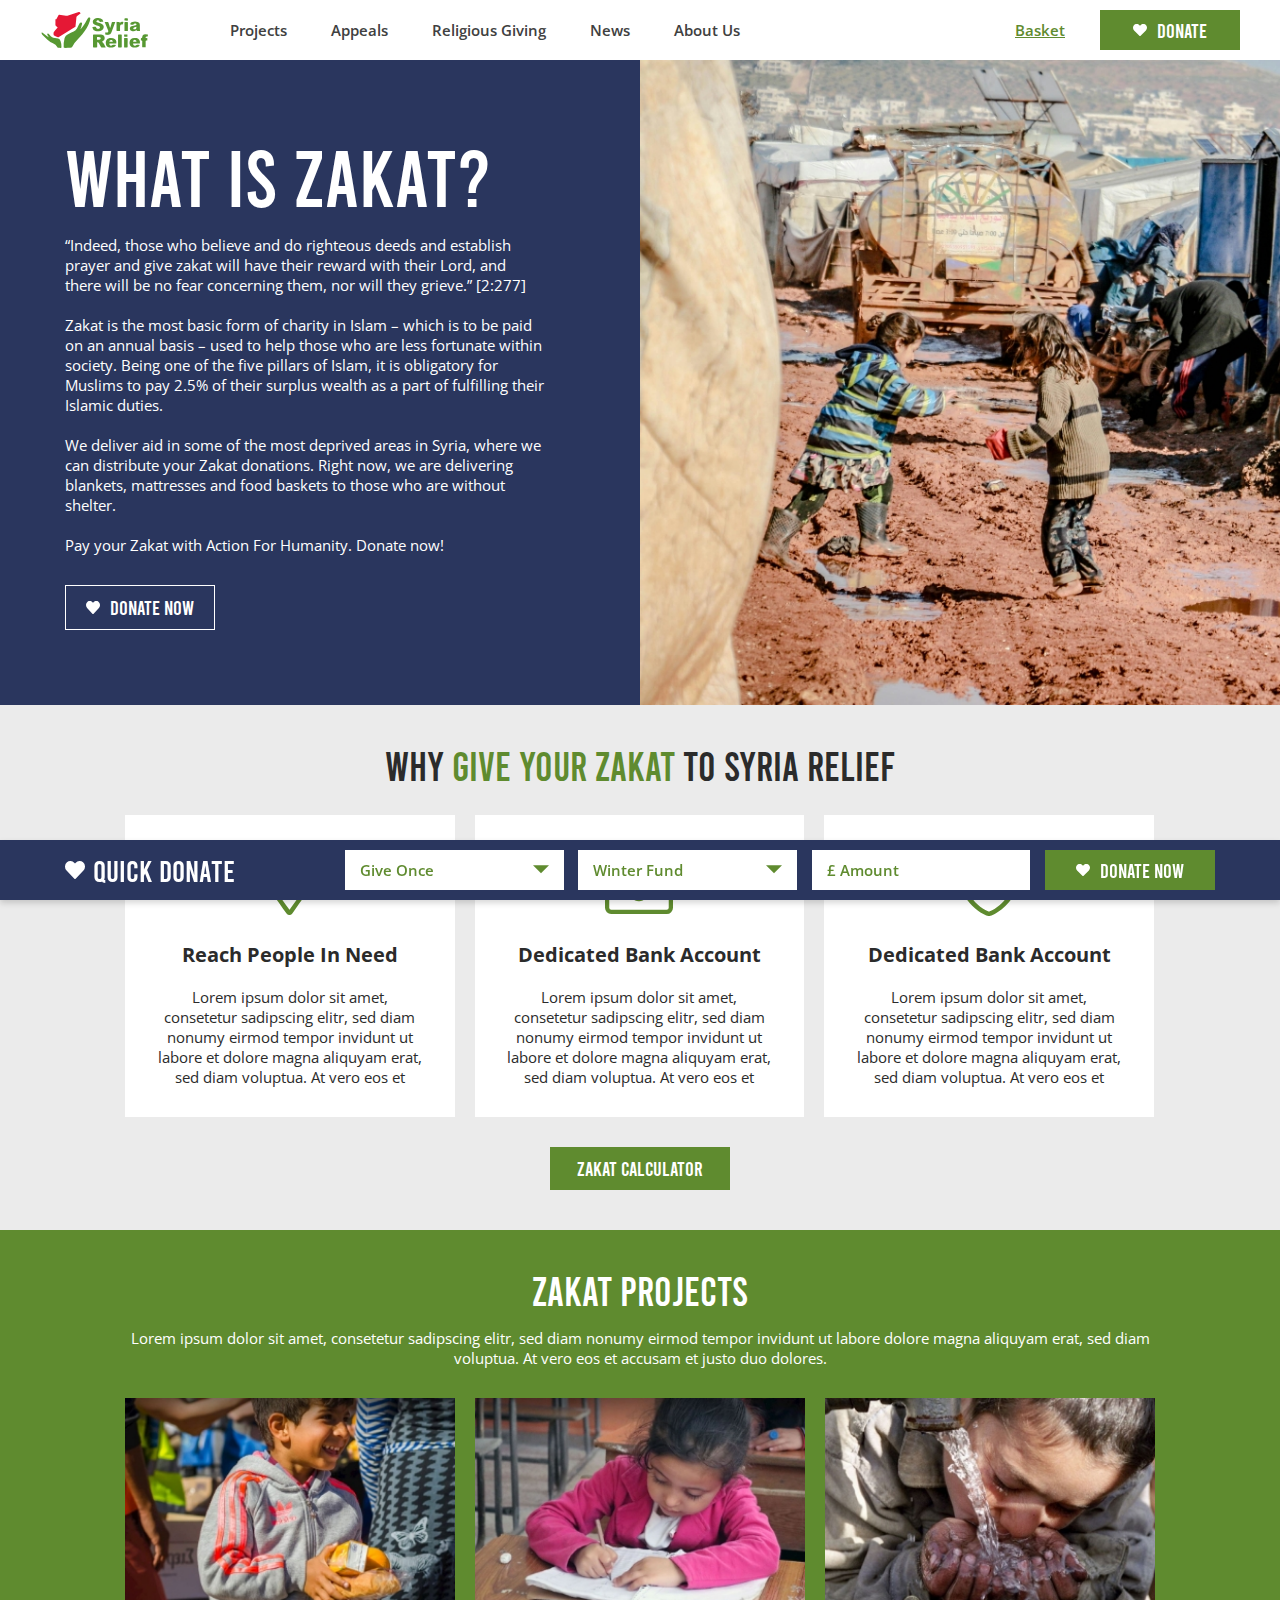
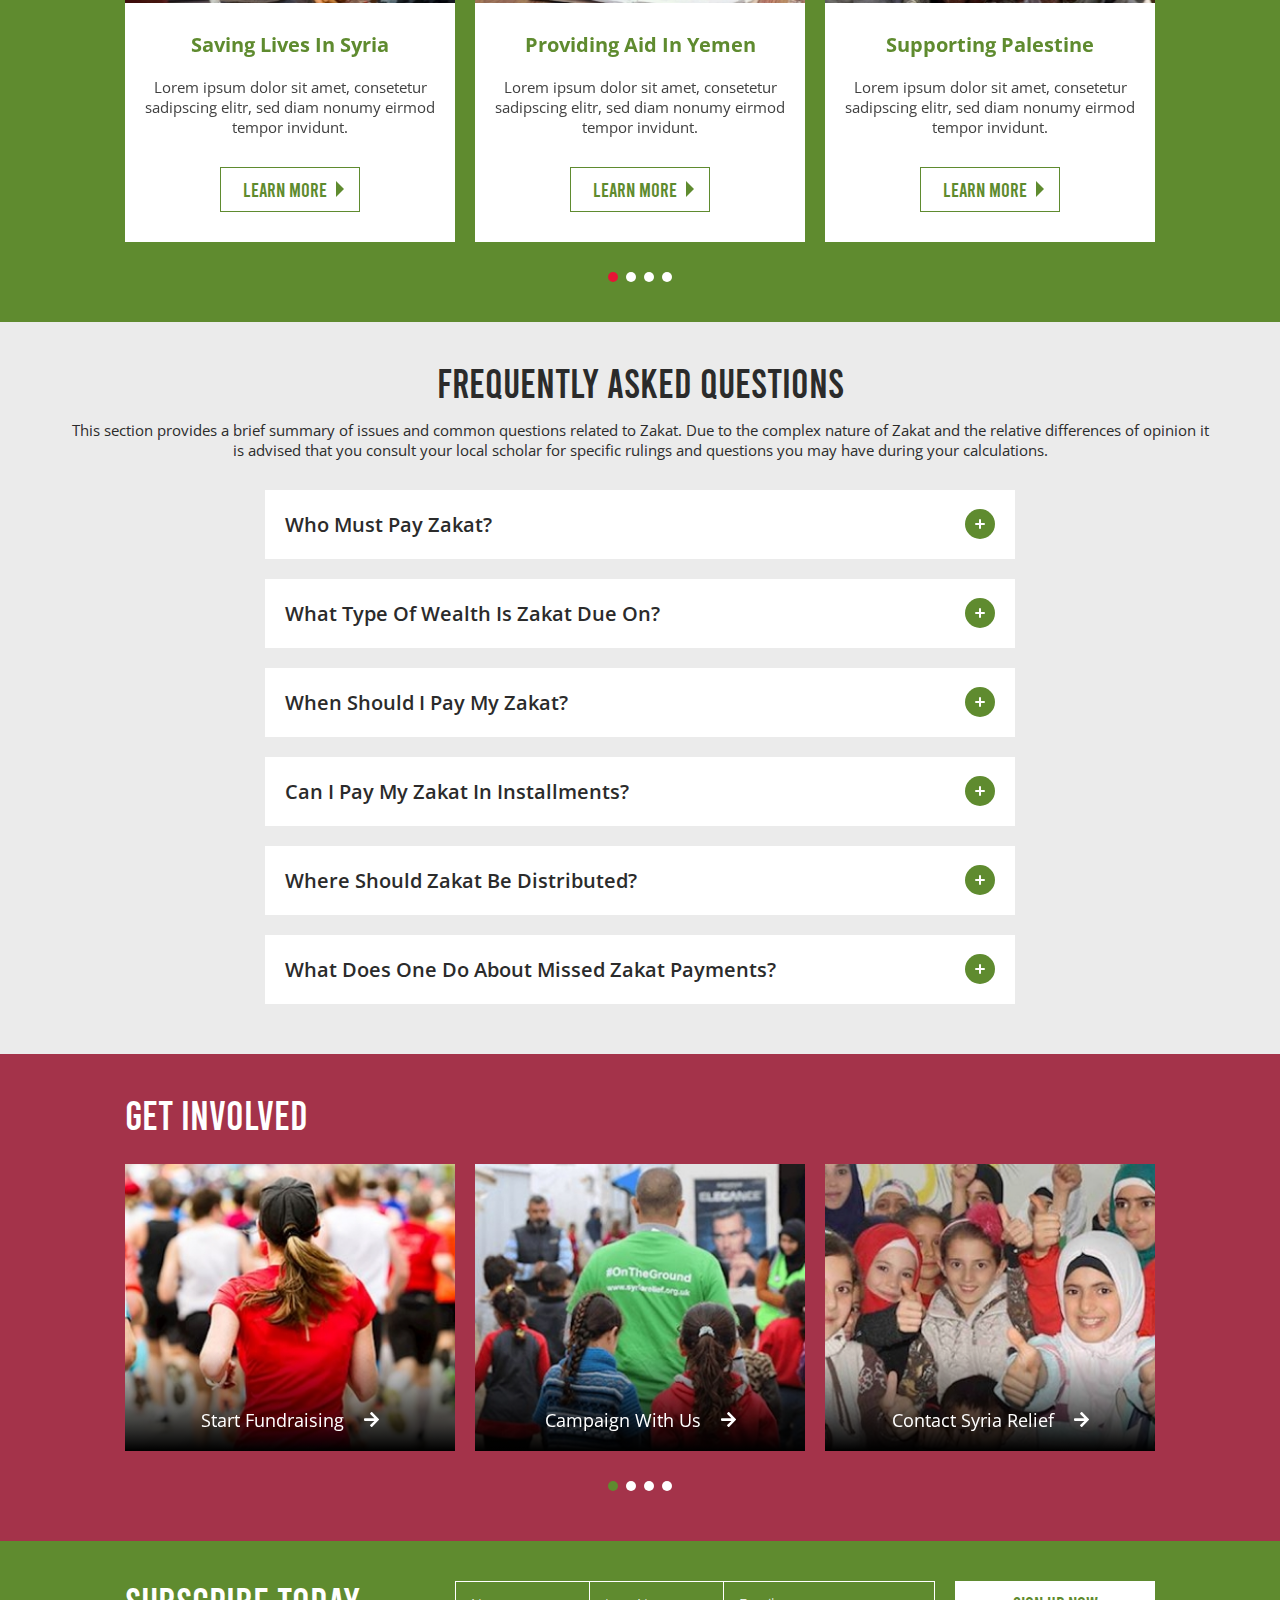
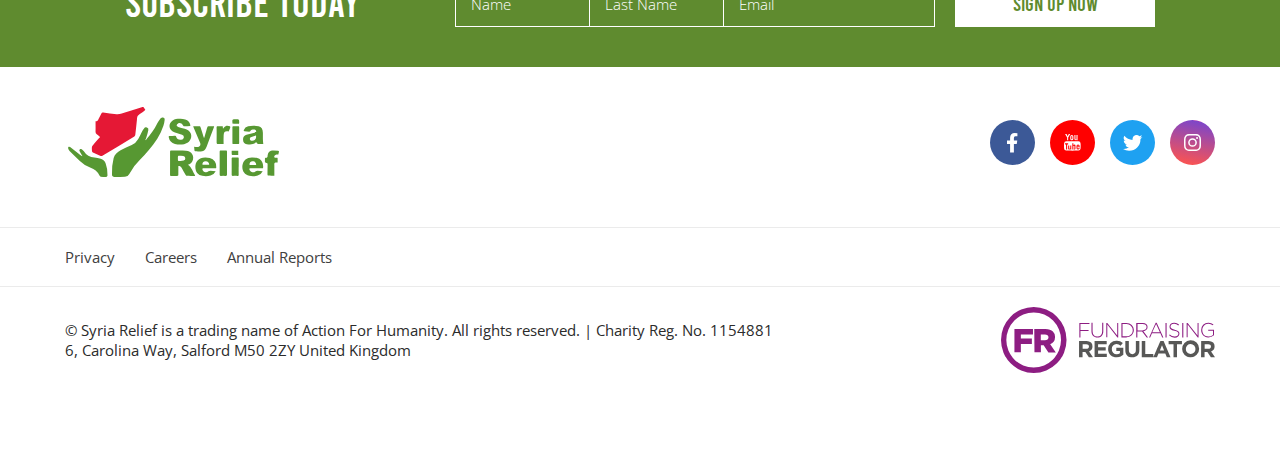
<file: zakat.html>
<!DOCTYPE html>
<html lang="en">

<head>
  <meta charset="UTF-8" />
  <meta http-equiv="X-UA-Compatible" content="IE=edge" />
  <meta name="viewport" content="width=device-width, initial-scale=1.0" />
  <link rel="preconnect" href="https://fonts.googleapis.com">
  <link rel="preconnect" href="https://fonts.gstatic.com" crossorigin>
  <link href="https://fonts.googleapis.com/css2?family=Open+Sans:wght@400;500;600;700;800&display=swap"
    rel="stylesheet">

  <link rel="stylesheet" href="css/main.css" />
  <title>Zakat</title>
</head>

<body>
  <!-- header start
    =========================================== -->
  <header class="header" id="header">
    <div class="auto__container">
      <div class="header__inner">
        <a href="index.html" class="header__inner-logo">
          <img src="./images/logo.svg" alt="" />
        </a>
        <div class="header__inner-main">
          <nav class="nav" id="menu">
            <div class="nav__inner">
              <ul class="nav__inner-links">
                <li class="drop">
                  <div class="nav__inner-link faqBtn" data-faq="#faq-1">Projects</div>
                  <div class="dropMenu faqEvent" id="faq-1">
                    <div class="dropMenu__inner">
                      <div class="dropMenu__image">
                        <img src="./images/donation.jpg" alt="">
                      </div>
                      <ul class="dropMenu__list">
                        <li>
                          <a href="#">
                            Education
                          </a>
                        </li>
                        <li>
                          <a href="#">
                            Food Security
                          </a>
                        </li>
                        <li>
                          <a href="#">
                            Health
                          </a>
                        </li>
                        <li>
                          <a href="#">
                            Orphan Support
                          </a>
                        </li>
                        <li>
                          <a href="#">
                            Livelihoods
                          </a>
                        </li>
                        <li>
                          <a href="#">
                            Shelter
                          </a>
                        </li>
                      </ul>
                    </div>
                  </div>
                </li>
                <li class="drop">
                  <div class="nav__inner-link faqBtn" data-faq="#faq-2">Appeals</div>
                  <div class="dropMenu faqEvent" id="faq-2">
                    <div class="dropMenu__inner">
                      <div class="dropMenu__image">
                        <img src="./images/donation.jpg" alt="">
                      </div>
                      <ul class="dropMenu__list">
                        <li>
                          <a href="#">
                            Education
                          </a>
                        </li>
                        <li>
                          <a href="#">
                            Food Security
                          </a>
                        </li>
                        <li>
                          <a href="#">
                            Health
                          </a>
                        </li>
                        <li>
                          <a href="#">
                            Orphan Support
                          </a>
                        </li>
                        <li>
                          <a href="#">
                            Livelihoods
                          </a>
                        </li>
                        <li>
                          <a href="#">
                            Shelter
                          </a>
                        </li>
                      </ul>
                    </div>
                  </div>
                </li>
                <li class="drop">
                  <div class="nav__inner-link faqBtn" data-faq="#faq-3">Religious Giving</div>
                  <div class="dropMenu faqEvent" id="faq-3">
                    <div class="dropMenu__inner">
                      <div class="dropMenu__image">
                        <img src="./images/donation.jpg" alt="">
                      </div>
                      <ul class="dropMenu__list">
                        <li>
                          <a href="#">
                            Sadaqah Jariyah
                          </a>
                        </li>
                        <li>
                          <a href="#">
                            Zakat
                          </a>
                        </li>
                        <li>
                          <a href="#">
                            Zakat Calculator
                          </a>
                        </li>
                        <li>
                          <a href="#">
                            Fidya And Kaffarah
                          </a>
                        </li>
                        <li>
                          <a href="#">
                            Eid Gifts
                          </a>
                        </li>
                      </ul>
                    </div>
                  </div>
                </li>
                <li class="drop">
                  <div class="nav__inner-link faqBtn" data-faq="#faq-4">News</div>
                  <div class="dropMenu faqEvent" id="faq-4">
                    <div class="dropMenu__inner">
                      <div class="dropMenu__image">
                        <img src="./images/donation.jpg" alt="">
                      </div>
                      <ul class="dropMenu__list">
                        <li>
                          <a href="#">
                            Education
                          </a>
                        </li>
                        <li>
                          <a href="#">
                            Food Security
                          </a>
                        </li>
                        <li>
                          <a href="#">
                            Health
                          </a>
                        </li>
                        <li>
                          <a href="#">
                            Orphan Support
                          </a>
                        </li>
                        <li>
                          <a href="#">
                            Livelihoods
                          </a>
                        </li>
                        <li>
                          <a href="#">
                            Shelter
                          </a>
                        </li>
                      </ul>
                    </div>
                  </div>
                </li>
                <li class="drop">
                  <div class="nav__inner-link faqBtn" data-faq="#faq-5">About Us</div>
                  <div class="dropMenu faqEvent" id="faq-5">
                    <div class="dropMenu__inner">
                      <div class="dropMenu__image">
                        <img src="./images/donation.jpg" alt="">
                      </div>
                      <ul class="dropMenu__list">
                        <li>
                          <a href="#">
                            Who We Are
                          </a>
                        </li>
                        <li>
                          <a href="#">
                            Our Reports
                          </a>
                        </li>
                        <li>
                          <a href="#">
                            Contact Us
                          </a>
                        </li>
                      </ul>
                    </div>
                  </div>
                </li>
              </ul>
            </div>
          </nav>
          <div class="header__inner-buttons">
            <div class="basketBtn">
              <div class="basketBtn__icon">
                <img src="./images/icons/basket.svg" alt="" />
              </div>
              <b>
                Basket
              </b>
            </div>
            <a href="#" class="button primary">
              <span>
                <img src="./images/icons/heart.svg" alt="" />
              </span>
              Donate
            </a>
            <div class="burger" id="menuBtn">
              <span></span>
            </div>
          </div>
        </div>
        <div class="basket">
          <div class="basket__inner">
            <div class="basket__inner-head">
              <h5 class="big">
                DONAtion BAsket
              </h5>
              <div class="basket__inner-close">
                <span></span>
              </div>
            </div>
            <div class="basket__inner-content">
              <div class="basket__funds">
                <div class="basket__fund">
                  <div class="basket__fund-content">
                    <h6>
                      Global Emergency Fund
                    </h6>
                    <p>
                      Single Donation
                    </p>
                  </div>
                  <div class="basket__fund-price">
                    <h6>
                      £50
                    </h6>
                    <button type="button" class="basket__fund-close">
                      <span>

                      </span>
                    </button>
                  </div>
                </div>
                <div class="basket__fund">
                  <div class="basket__fund-content">
                    <h6>
                      Global Emergency Fund
                    </h6>
                    <p>
                      Single Donation
                    </p>
                  </div>
                  <div class="basket__fund-price">
                    <h6>
                      £50
                    </h6>
                    <button type="button" class="basket__fund-close">
                      <span>

                      </span>
                    </button>
                  </div>
                </div>
              </div>
              <h6>Please support us further</h6>
              <div class="basket__items">
                <div class="basket__item">
                  <div class="basket__item-left">
                    <div class="basket__item-radio">
                      <input type="checkbox" />
                      <label for=""></label>
                    </div>
                    <div class="basket__item-left-content">
                      <p>Food Emergencies Pack</p>
                    </div>
                  </div>
                  <div class="basket__item-right">
                    <h6>£50</h6>
                  </div>
                </div>
              </div>
            </div>
          </div>
          <div class="basket__total">
            <div class="basket__total-title">
              <h5>Total:</h5>
              <h5>£150</h5>
            </div>
            <button type="button" class="button primary">Checkout</button>
            <button type="button" class="button uniq">
              Make Another Donation
            </button>
          </div>
        </div>
      </div>
    </div>
  </header>
  <!-- header end
    =========================================== -->
  <main class="main">
    <!-- about start
    =========================================== -->
    <section class="about">
      <div class="auto__container">
        <div class="about__inner">
          <div class="about__inner-content">
            <h2 class="sm">
              WHAT IS ZAKAT?
            </h2>
            <p>
              “Indeed, those who believe and do righteous deeds and establish prayer and give zakat will
              have their reward with their Lord, and there will be no fear concerning them, nor will they
              grieve.” [2:277]
              <br> <br>
              Zakat is the most basic form of charity in Islam – which is to be paid on an annual basis –
              used to help those who are less fortunate within society. Being one of the five pillars of
              Islam, it is obligatory for Muslims to pay 2.5% of their surplus wealth as a part of
              fulfilling their Islamic duties.
              <br> <br>
              We deliver aid in some of the most deprived areas in Syria, where we can distribute your
              Zakat donations. Right now, we are delivering blankets, mattresses and food baskets to those
              who are without shelter.
              <br> <br>
              Pay your Zakat with Action For Humanity. Donate now!
            </p>
            <a href="#" class="button uniq">
              <span>
                <img src="./images/icons/heart.svg" alt="">
              </span>
              DONATE NOW
            </a>
          </div>
          <div class="about__inner-image last">
            <img src="./images/about/4.jpg" alt="">
          </div>
        </div>
      </div>
    </section>
    <!-- about end
  =========================================== -->
    <!-- zakat start
    =========================================== -->
    <section class="zakat">
      <div class="auto__container sm">
        <div class="zakat__inner">
          <div class="zakat__inner-title">
            <h3>
              WHY <span>GIVE YOUR ZAKAT</span> TO SYRIA RELIEF
            </h3>
          </div>
          <div class="zakat__inner-row">
            <div class="zakatItem">
              <div class="zakatItem__icon sm">
                <img src="./images/icons/location.svg" alt="">
              </div>
              <h5>
                Reach People In Need
              </h5>
              <p>
                Lorem ipsum dolor sit amet, consetetur sadipscing elitr, sed diam nonumy eirmod tempor invidunt ut
                labore et dolore magna aliquyam erat, sed diam voluptua. At vero eos et
              </p>
            </div>
            <div class="zakatItem">
              <div class="zakatItem__icon">
                <img src="./images/icons/mail.svg" alt="">
              </div>
              <h5>
                Dedicated Bank Account
              </h5>
              <p>
                Lorem ipsum dolor sit amet, consetetur sadipscing elitr, sed diam nonumy eirmod tempor invidunt ut
                labore et dolore magna aliquyam erat, sed diam voluptua. At vero eos et
              </p>
            </div>
            <div class="zakatItem">
              <div class="zakatItem__icon">
                <img src="./images/icons/shield.svg" alt="">
              </div>
              <h5>
                Dedicated Bank Account
              </h5>
              <p>
                Lorem ipsum dolor sit amet, consetetur sadipscing elitr, sed diam nonumy eirmod tempor invidunt ut
                labore et dolore magna aliquyam erat, sed diam voluptua. At vero eos et
              </p>
            </div>
          </div>
          <div class="zakat__inner-foot">
            <a href="#" class="button primary">
              ZAKAT CALCULATOR
            </a>
          </div>
        </div>
      </div>
    </section>
    <!-- zakat end
=========================================== -->
    <!-- projects start
    =========================================== -->
    <section class="projects">
      <div class="auto__container sm">
        <div class="projects__inner">
          <div class="projects__inner-title">
            <h3>
              ZAKAT PROJECTS
            </h3>
            <p>
              Lorem ipsum dolor sit amet, consetetur sadipscing elitr, sed diam nonumy eirmod tempor invidunt ut labore
              dolore magna aliquyam erat, sed diam voluptua. At vero eos et accusam et justo duo dolores.
            </p>
          </div>
          <div class="projects__inner-slider">
            <div class="projectsItem">
              <div class="projectsItem__image">
                <img src="./images/projects/1.jpg" alt="">
              </div>
              <div class="projectsItem__content">
                <h5>
                  Saving Lives In Syria
                </h5>
                <p>
                  Lorem ipsum dolor sit amet, consetetur sadipscing elitr, sed diam nonumy eirmod tempor invidunt.
                </p>
                <a href="#" class="button solid">
                  LEARN MORE
                </a>
              </div>
            </div>
            <div class="projectsItem">
              <div class="projectsItem__image">
                <img src="./images/projects/2.jpg" alt="">
              </div>
              <div class="projectsItem__content">
                <h5>
                  Providing Aid In Yemen
                </h5>
                <p>
                  Lorem ipsum dolor sit amet, consetetur sadipscing elitr, sed diam nonumy eirmod
                  tempor invidunt.
                </p>
                <a href="#" class="button solid">
                  LEARN MORE
                </a>
              </div>
            </div>
            <div class="projectsItem">
              <div class="projectsItem__image">
                <img src="./images/projects/3.jpg" alt="">
              </div>
              <div class="projectsItem__content">
                <h5>
                  Supporting Palestine
                </h5>
                <p>
                  Lorem ipsum dolor sit amet, consetetur sadipscing elitr, sed diam nonumy eirmod
                  tempor invidunt.
                </p>
                <a href="#" class="button solid">
                  LEARN MORE
                </a>
              </div>
            </div>
            <div class="projectsItem">
              <div class="projectsItem__image">
                <img src="./images/projects/1.jpg" alt="">
              </div>
              <div class="projectsItem__content">
                <h5>
                  Saving Lives In Syria
                </h5>
                <p>
                  Lorem ipsum dolor sit amet, consetetur sadipscing elitr, sed diam nonumy eirmod
                  tempor invidunt.
                </p>
                <a href="#" class="button solid">
                  LEARN MORE
                </a>
              </div>
            </div>
          </div>
        </div>
      </div>
    </section>
    <!-- projects end
    =========================================== -->
    <!-- faq start
    =========================================== -->
    <section class="faq">
      <div class="auto__container">
        <div class="faq__inner">
          <div class="faq__inner-title">
            <h3>FREQUENTLY ASKED QUESTIONS</h3>
            <p>
              This section provides a brief summary of issues and common questions related to Zakat. Due to the complex
              nature of Zakat and the relative differences of opinion it is advised that you consult your local scholar
              for specific rulings and questions you may have during your calculations.
            </p>
          </div>
          <div class="faq__inner-content">
            <div class="faqItem">
              <div class="faqItem__head tabBtn" data-tab="#tab-1">
                <h5>
                  Who Must Pay Zakat?
                </h5>
                <span> </span>
              </div>
              <div class="faqItem__body tabEvent" id="tab-1">
                <p>
                  Every person who is sane, an adult (reached puberty), Muslim and sahib-un-nisab must pay Zakat as a
                  duty. To be a sahib-un-nisab means you possess more wealth than the level of nisab for a period of one
                  lunar year or more.
                </p>
              </div>
            </div>
            <div class="faqItem">
              <div class="faqItem__head tabBtn" data-tab="#tab-2">
                <h5>
                  What Type Of Wealth Is Zakat Due On?
                </h5>
                <span> </span>
              </div>
              <div class="faqItem__body tabEvent" id="tab-2">
                <p>
                  Every person who is sane, an adult (reached puberty), Muslim and sahib-un-nisab must pay Zakat as a
                  duty. To be a sahib-un-nisab means you possess more wealth than the level of nisab for a period of one
                  lunar year or more.
                </p>
              </div>
            </div>
            <div class="faqItem">
              <div class="faqItem__head tabBtn" data-tab="#tab-3">
                <h5>
                  When Should I Pay My Zakat?
                </h5>
                <span> </span>
              </div>
              <div class="faqItem__body tabEvent" id="tab-3">
                <p>
                  Every person who is sane, an adult (reached puberty), Muslim and sahib-un-nisab must pay Zakat as a
                  duty. To be a sahib-un-nisab means you possess more wealth than the level of nisab for a period of one
                  lunar year or more.
                </p>
              </div>
            </div>
            <div class="faqItem">
              <div class="faqItem__head tabBtn" data-tab="#tab-4">
                <h5>
                  Can I Pay My Zakat In Installments?
                </h5>
                <span> </span>
              </div>
              <div class="faqItem__body tabEvent" id="tab-4">
                <p>
                  Every person who is sane, an adult (reached puberty), Muslim and sahib-un-nisab must pay Zakat as a
                  duty. To be a sahib-un-nisab means you possess more wealth than the level of nisab for a period of one
                  lunar year or more.
                </p>
              </div>
            </div>
            <div class="faqItem">
              <div class="faqItem__head tabBtn" data-tab="#tab-5">
                <h5>
                  Where Should Zakat Be Distributed?
                </h5>
                <span> </span>
              </div>
              <div class="faqItem__body tabEvent" id="tab-5">
                <p>
                  Every person who is sane, an adult (reached puberty), Muslim and sahib-un-nisab must pay Zakat as a
                  duty. To be a sahib-un-nisab means you possess more wealth than the level of nisab for a period of one
                  lunar year or more.
                </p>
              </div>
            </div>
            <div class="faqItem">
              <div class="faqItem__head tabBtn" data-tab="#tab-6">
                <h5>
                  What Does One Do About Missed Zakat Payments?
                </h5>
                <span> </span>
              </div>
              <div class="faqItem__body tabEvent" id="tab-6">
                <p>
                  Every person who is sane, an adult (reached puberty), Muslim and sahib-un-nisab must pay Zakat as a
                  duty. To be a sahib-un-nisab means you possess more wealth than the level of nisab for a period of one
                  lunar year or more.
                </p>
              </div>
            </div>
          </div>
        </div>
      </div>
    </section>
    <!-- faq end
=========================================== -->
    <!-- involve start
    =========================================== -->
    <section class="involve">
      <div class="auto__container sm">
        <div class="involve__inner">
          <div class="involve__inner-title">
            <h3>
              Get INVOLVED
            </h3>
          </div>
          <div class="involve__inner-slider">
            <a href="#" class="involveItem">
              <div class="involveItem__image">
                <img src="./images/involve/1.jpg" alt="">
              </div>
              <div class="involveItem__content">
                <h5 class="sm">
                  Start Fundraising
                  <span>
                    <img src="./images/icons/arrow-right-white.svg" alt="">
                  </span>
                </h5>
              </div>
            </a>
            <a href="#" class="involveItem">
              <div class="involveItem__image">
                <img src="./images/involve/2.jpg" alt="">
              </div>
              <div class="involveItem__content">
                <h5 class="sm">
                  Campaign With Us
                  <span>
                    <img src="./images/icons/arrow-right-white.svg" alt="">
                  </span>
                </h5>
              </div>
            </a>
            <a href="#" class="involveItem">
              <div class="involveItem__image">
                <img src="./images/involve/3.jpg" alt="">
              </div>
              <div class="involveItem__content">
                <h5 class="sm">
                  Contact Syria Relief
                  <span>
                    <img src="./images/icons/arrow-right-white.svg" alt="">
                  </span>
                </h5>
              </div>
            </a>
            <a href="#" class="involveItem">
              <div class="involveItem__image">
                <img src="./images/involve/1.jpg" alt="">
              </div>
              <div class="involveItem__content">
                <h5 class="sm">
                  Start Fundraising
                  <span>
                    <img src="./images/icons/arrow-right-white.svg" alt="">
                  </span>
                </h5>
              </div>
            </a>
          </div>
        </div>
      </div>
    </section>
    <!-- involve end
    =========================================== -->
    <!-- join start
    =========================================== -->
    <section class="join">
      <div class="auto__container sm">
        <div class="join__inner">
          <h3>Subscribe TODAY</h3>
          <div class="join__inner-row">
            <div class="join__inner-inputs">
              <div class="join__inner-input">
                <input type="text" placeholder="Name" />
              </div>
              <div class="join__inner-input">
                <input type="text" placeholder="Last Name" />
              </div>
              <div class="join__inner-input">
                <input type="email" placeholder="Email" />
              </div>
            </div>
            <button type="submit" class="button secondary">
              SIGN UP NOW
            </button>
          </div>
        </div>
      </div>
    </section>
    <!-- join end
    =========================================== -->
    <!-- footer start
    =========================================== -->
    <footer class="footer">
      <div class="auto__container">
        <div class="footer__inner">
          <div class="footer__inner-top">
            <div class="footer__inner-logo">
              <img src="./images/logo.svg" alt="">
            </div>
          </div>
          <div class="footer__inner-links">
            <a href="#">
              Privacy
            </a>
            <a href="#">
              Careers
            </a>
            <a href="#">
              Annual Reports
            </a>
          </div>
          <div class="footer__inner-social">
            <a href="#">
              <img src="./images/icons/social/footer/facebook.svg" alt="">
            </a>
            <a href="#">
              <img src="./images/icons/social/footer/youtube.svg" alt="">
            </a>
            <a href="#">
              <img src="./images/icons/social/footer/twitter.svg" alt="">
            </a>
            <a href="#">
              <img src="./images/icons/social/footer/instagram.svg" alt="">
            </a>
          </div>
          <div class="footer__inner-copy">
            <p>
              © Syria Relief is a trading name of Action For Humanity. All rights reserved. | Charity Reg.
              No. 1154881
              <br>
              6, Carolina Way, Salford M50 2ZY United Kingdom
            </p>
            <div class="footer__inner-logo">
              <img src="./images/fr-logo.svg" alt="">
            </div>
          </div>
        </div>
      </div>
    </footer>
    <!-- footer end
    =========================================== -->
    <div class="donate">
      <div class="auto__container">
        <div class="donate__inner">
          <div class="donate__inner-title" id="donateBtn">
            <h4>
              <span>
                <img src="./images/icons/heart.svg" alt="" />
              </span>
              QUICK DONATE
            </h4>
            <span>
              <img src="./images/icons/heart.svg" alt="" />
            </span>
          </div>
          <div class="donate__inner-row" id="donateContent">
            <div class="donate__inner-item">
              <div class="select uniq">
                <select name="" id="">
                  <option value="0" hidden>Give Once</option>
                  <option value="1">Lorem ipsum dolor</option>
                  <option value="2">Lorem ipsum dolor</option>
                  <option value="3">Lorem ipsum dolor sit</option>
                </select>
              </div>
            </div>
            <div class="donate__inner-item">
              <div class="select uniq">
                <select name="" id="">
                  <option value="0" hidden>Winter Fund</option>
                  <option value="1">Lorem ipsum dolor</option>
                  <option value="2">Lorem ipsum dolor</option>
                  <option value="3">Lorem ipsum dolor sit</option>
                </select>
              </div>
            </div>
            <div class="donate__inner-item">
              <div class="input uniq">
                <input type="text" pattern="^\$\d{1,3}(,\d{3})*(\.\d+)?$" data-type="currency" placeholder="£ Amount" />
              </div>
            </div>
            <div class="donate__inner-item">
              <button type="submit" class="button primary">
                <span>
                  <img src="./images/icons/heart.svg" alt="" />
                </span>
                DONATE NOW</button>
            </div>
          </div>
        </div>
      </div>
    </div>
  </main>
  <!-- js
    =========================================== -->
  <script src="./js/jquery.js"></script>
  <script src="./js/slick.min.js"></script>
  <script src="./js/main.js"></script>
  <script src="./js/numberVal.js"></script>
</body>

</html>
</file>
<file: css/main.css>
@charset "UTF-8";
@import "./fonts/stylesheet.css";
html, body {
  scroll-behavior: smooth;
}

*,
*::before,
*::after {
  margin: 0;
  padding: 0;
  border: none;
  outline: none;
}

button {
  outline: none;
}

button:focus {
  outline: none;
}

input::-webkit-outer-spin-button,
input::-webkit-inner-spin-button {
  -webkit-appearance: none;
  margin: 0;
}

/* width */
::-webkit-scrollbar {
  width: 8px;
}

/* Track */
::-webkit-scrollbar-track {
  background: #fff;
}

/* Handle */
::-webkit-scrollbar-thumb {
  background: rgba(0, 0, 0, 0.2);
  border-radius: 10px;
}

/* Handle on hover */
::-webkit-scrollbar-thumb:hover {
  background: rgba(0, 0, 0, 0.3);
}

/*** 
====================================================================
Global Settings
====================================================================
   ***/
body {
  font-family: "Open Sans", sans-serif;
  font-size: 15px;
  color: #2B2B2B;
  line-height: 20px;
  font-weight: 400;
  background: #fff;
}
body.active {
  overflow: hidden;
}

a {
  text-decoration: none;
  opacity: 1;
  color: #fff;
  -webkit-transition: 0.3s ease;
  transition: 0.3s ease;
  cursor: pointer;
}
a:hover {
  opacity: 0.88;
}

ul li {
  list-style: none;
}

.auto__container {
  position: relative;
  max-width: 1150px;
  margin: 0 auto;
  padding: 0 40px;
}
.auto__container.sm {
  max-width: 1030px;
}

h1,
h2 {
  font-weight: 400;
  font-size: 80px;
  line-height: 100%;
  font-family: "Bebas", sans-serif;
}
h1.ex,
h2.ex {
  font-size: 60px;
}
h1.lg,
h2.lg {
  font-size: 100px;
}

h3 {
  font-weight: 400;
  font-size: 40px;
  line-height: 100%;
  font-family: "Bebas", sans-serif;
  text-transform: lowercase;
}
h3.big {
  font-size: 50px;
}

h4 {
  font-weight: 400;
  font-size: 30px;
  line-height: 100%;
  font-family: "Bebas", sans-serif;
}

h5 {
  font-weight: 400;
  font-size: 20px;
  line-height: 24px;
}
h5.big {
  font-size: 25px;
  line-height: 100%;
}
h5.sm {
  font-size: 18px;
  line-height: 22px;
}

h6 {
  font-weight: 400;
  font-size: 15px;
  line-height: 20px;
}

p.lg {
  font-size: 18px;
  line-height: 25px;
}

.main {
  overflow: hidden;
  padding-top: 60px;
}
.main.sm {
  padding: 0;
}

.button {
  display: -webkit-inline-box;
  display: -ms-inline-flexbox;
  display: inline-flex;
  -webkit-box-pack: center;
      -ms-flex-pack: center;
          justify-content: center;
  -webkit-box-align: center;
      -ms-flex-align: center;
          align-items: center;
  font-family: "Bebas", sans-serif;
  font-size: 20px;
  line-height: 27px;
  font-weight: 400;
  cursor: pointer;
  -webkit-transition: 0.3s ease;
  transition: 0.3s ease;
  text-transform: uppercase;
  -webkit-box-sizing: border-box;
          box-sizing: border-box;
  padding: 8px 20px;
}
.button.uniq {
  border: 1px solid #fff;
}
.button.uniq:hover {
  opacity: 1;
  background-color: #5F8B2F;
  border-color: transparent;
}
.button.secondary {
  background-color: #fff;
  color: #5F8B2F;
}
.button.secondary:hover {
  opacity: 1;
  background-color: #E51435;
  color: #fff;
}
.button.primary {
  background-color: #5F8B2F;
  color: #fff;
}
.button.primary:hover {
  opacity: 1;
  background-color: #E51435;
  color: #fff;
}
.button.solid {
  color: #5F8B2F;
  background-color: #fff;
  border: 1px solid #5F8B2F;
  position: relative;
  padding-right: 35px;
  padding: 8px 30px 8px 20px;
}
.button.solid:hover {
  opacity: 1;
  background-color: #5F8B2F;
  color: #fff;
}
.button.solid:hover::before {
  border-left-color: #fff;
}
.button.solid::before {
  position: absolute;
  right: 15px;
  top: 50%;
  content: "";
  -webkit-transform: translateY(-50%);
          transform: translateY(-50%);
  width: 0;
  height: 0;
  border-top: 8px solid transparent;
  border-bottom: 8px solid transparent;
  border-left: 8px solid #5F8B2F;
  -webkit-transition: 0.3s ease;
  transition: 0.3s ease;
}
.button span {
  width: 14px;
  height: 13px;
  display: -webkit-box;
  display: -ms-flexbox;
  display: flex;
  -webkit-box-pack: center;
      -ms-flex-pack: center;
          justify-content: center;
  -webkit-box-align: center;
      -ms-flex-align: center;
          align-items: center;
  margin-right: 10px;
}
.button span img {
  width: 100%;
}

.select {
  display: -webkit-box;
  display: -ms-flexbox;
  display: flex;
  -webkit-box-pack: center;
      -ms-flex-pack: center;
          justify-content: center;
  -webkit-box-align: center;
      -ms-flex-align: center;
          align-items: center;
  position: relative;
}
.select.uniq select {
  padding: 10px 35px 10px 15px;
  color: #5F8B2F;
  background-color: #fff;
  -webkit-appearance: none;
  -webkit-box-sizing: border-box;
          box-sizing: border-box;
}
.select.uniq::before {
  position: absolute;
  top: 50%;
  right: 15px;
  content: "";
  -webkit-transform: translateY(-60%);
          transform: translateY(-60%);
  width: 0;
  height: 0;
  border-left: 8px solid transparent;
  border-right: 8px solid transparent;
  border-top: 8px solid #5F8B2F;
}
.select select {
  width: 100%;
  height: 100%;
  -webkit-box-sizing: border-box;
          box-sizing: border-box;
  cursor: pointer;
  font-size: 15px;
  line-height: 20px;
  font-family: "Open Sans", sans-serif;
  font-weight: 600;
}

.input {
  display: -webkit-box;
  display: -ms-flexbox;
  display: flex;
  -webkit-box-pack: center;
      -ms-flex-pack: center;
          justify-content: center;
  -webkit-box-align: center;
      -ms-flex-align: center;
          align-items: center;
  position: relative;
}
.input.uniq input {
  height: 100%;
  padding: 10px 15px;
  color: #5F8B2F;
  background-color: #fff;
  -webkit-box-sizing: border-box;
          box-sizing: border-box;
}
.input input {
  width: 100%;
  font-size: 15px;
  line-height: 20px;
  font-family: "Open Sans", sans-serif;
  font-weight: 600;
  -webkit-box-sizing: border-box;
          box-sizing: border-box;
}

.pagination {
  display: -webkit-box;
  display: -ms-flexbox;
  display: flex;
  -webkit-box-align: center;
      -ms-flex-align: center;
          align-items: center;
}
.pagination button {
  font-size: 15px;
  line-height: 20px;
  font-weight: 600;
  font-family: "Open Sans", sans-serif;
  background-color: transparent;
  padding: 5px;
  margin-right: 20px;
  color: #fff;
  cursor: pointer;
  -webkit-transition: 0.3s ease;
  transition: 0.3s ease;
}
.pagination button:hover {
  opacity: 0.8;
}
.pagination button.button {
  font-family: "Open Sans", sans-serif;
  background-color: transparent;
  padding: 7px 30px 7px 15px;
  border: 1px solid #fff;
  position: relative;
  color: #fff;
  text-transform: capitalize;
}
.pagination button.button:hover {
  opacity: 1;
  background-color: #fff;
  color: #5F8B2F;
}
.pagination button.button:hover::before {
  border-color: #5F8B2F;
}
.pagination button.button::before {
  position: absolute;
  top: 50%;
  right: 15px;
  width: 7px;
  height: 7px;
  border-top: 2px solid #fff;
  border-right: 2px solid #fff;
  content: "";
  -webkit-transform: translateY(-50%) rotate(45deg);
          transform: translateY(-50%) rotate(45deg);
  -webkit-transition: 0.3s ease;
  transition: 0.3s ease;
}

.basket {
  display: none;
  position: fixed;
  top: 0;
  height: 100%;
  width: 100%;
  right: 0;
  z-index: 1000;
  background: rgba(0, 0, 0, 0.5);
  -webkit-box-shadow: 0px 3px 6px #00000029;
          box-shadow: 0px 3px 6px #00000029;
}
.basket.active {
  display: block;
}
.basket__inner {
  padding: 0 0 228px 0;
  -webkit-box-sizing: border-box;
          box-sizing: border-box;
  width: 100%;
  max-width: 400px;
  background: #fff;
  position: absolute;
  top: 0;
  right: 0;
  height: 100%;
}
.basket__inner-head {
  background-color: #5F8B2F;
  color: #fff;
  padding: 16px 30px;
  position: relative;
}
.basket__inner-content {
  -webkit-box-sizing: border-box;
          box-sizing: border-box;
  padding: 10px 30px 0 30px;
  overflow-y: auto;
  height: 100%;
}
.basket__inner-content > h6 {
  font-weight: 700;
}
.basket__inner-title {
  display: -webkit-box;
  display: -ms-flexbox;
  display: flex;
  -webkit-box-align: center;
      -ms-flex-align: center;
          align-items: center;
  -webkit-box-pack: justify;
      -ms-flex-pack: justify;
          justify-content: space-between;
  margin-bottom: 20px;
}
.basket__inner-title h5 {
  color: #393939;
  line-height: 28px;
}
.basket__inner-close {
  cursor: pointer;
  width: 14px;
  height: 14px;
  display: -webkit-box;
  display: -ms-flexbox;
  display: flex;
  -webkit-box-align: center;
      -ms-flex-align: center;
          align-items: center;
  -webkit-box-pack: center;
      -ms-flex-pack: center;
          justify-content: center;
  -webkit-transition: all 0.2s ease-in-out 0s;
  transition: all 0.2s ease-in-out 0s;
  -moz-transition: all 0.2s ease-in-out 0s;
  position: absolute;
  top: 50%;
  right: 30px;
  width: 15px;
  height: 15px;
  -webkit-transform: translate(0, -50%) rotate(45deg);
          transform: translate(0, -50%) rotate(45deg);
}
.basket__inner-close::before {
  position: absolute;
  top: 0;
  left: 50%;
  width: 3px;
  height: 100%;
  content: "";
  background-color: #fff;
  -webkit-transform: translateX(-50%);
          transform: translateX(-50%);
}
.basket__inner-close::after {
  position: absolute;
  top: 50%;
  left: 0;
  width: 100%;
  height: 3px;
  content: "";
  background-color: #fff;
  -webkit-transform: translateY(-50%);
          transform: translateY(-50%);
}
.basket__inner-close:hover {
  opacity: 0.8;
}
.basket__total {
  width: 100%;
  max-width: 400px;
  padding: 20px 30px;
  -webkit-box-sizing: border-box;
          box-sizing: border-box;
  position: absolute;
  background-color: #fff;
  bottom: 0;
  right: 0;
}
.basket__total-title {
  display: -webkit-box;
  display: -ms-flexbox;
  display: flex;
  -webkit-box-align: center;
      -ms-flex-align: center;
          align-items: center;
  -webkit-box-pack: justify;
      -ms-flex-pack: justify;
          justify-content: space-between;
  margin-bottom: 22px;
}
.basket__total-title h5 {
  color: #2B2B2B;
  font-weight: 700;
}
.basket__total .button {
  display: block;
  width: 100%;
  font-family: "Open Sans", sans-serif !important;
  font-weight: 900;
  padding: 13px 0 !important;
}
.basket__total .button.primary {
  margin-bottom: 20px;
}
.basket__total .button.uniq {
  border: 1px solid #5F8B2F;
  background-color: #fff;
  color: #5F8B2F;
}
.basket__total .button.uniq:hover {
  background-color: #5F8B2F;
  color: #fff;
}
.basket__funds {
  margin-bottom: 20px;
}
.basket__fund {
  padding: 24px 0;
  border-bottom: 1px solid #EBEBEB;
  display: -webkit-box;
  display: -ms-flexbox;
  display: flex;
  -webkit-box-pack: justify;
      -ms-flex-pack: justify;
          justify-content: space-between;
  -webkit-box-align: start;
      -ms-flex-align: start;
          align-items: flex-start;
}
.basket__fund-price {
  display: -webkit-box;
  display: -ms-flexbox;
  display: flex;
  -webkit-box-align: center;
      -ms-flex-align: center;
          align-items: center;
}
.basket__fund-close {
  width: 30px;
  height: 30px;
  border-radius: 50%;
  background-color: #5F8B2F;
  -webkit-transition: 0.3s ease;
  transition: 0.3s ease;
  cursor: pointer;
  margin-left: 20px;
  position: relative;
}
.basket__fund-close:hover {
  opacity: 1;
  background-color: #E51435;
}
.basket__fund-close span {
  position: absolute;
  top: 50%;
  left: 50%;
  width: 10px;
  height: 10px;
  -webkit-transform: translate(-50%, -50%) rotate(45deg);
          transform: translate(-50%, -50%) rotate(45deg);
}
.basket__fund-close span::before {
  position: absolute;
  top: 0;
  left: 50%;
  width: 2px;
  height: 100%;
  content: "";
  background-color: #fff;
  -webkit-transform: translateX(-50%);
          transform: translateX(-50%);
}
.basket__fund-close span::after {
  position: absolute;
  top: 50%;
  left: 0;
  width: 100%;
  height: 2px;
  content: "";
  background-color: #fff;
  -webkit-transform: translateY(-50%);
          transform: translateY(-50%);
}
.basket__fund h6 {
  font-weight: 700;
  line-height: 25px;
}
.basket__items {
  padding-top: 20px;
}
.basket__item {
  display: -webkit-box;
  display: -ms-flexbox;
  display: flex;
  -webkit-box-pack: justify;
      -ms-flex-pack: justify;
          justify-content: space-between;
  border: 1px solid #5F8B2F;
  -webkit-box-sizing: border-box;
          box-sizing: border-box;
  margin-bottom: 15px;
}
.basket__item:last-child {
  margin-bottom: 0;
}
.basket__item-radio {
  position: relative;
  width: 20px;
  height: 20px;
}
.basket__item-radio input {
  width: 100%;
  height: 100%;
  opacity: 0;
  position: absolute;
  top: 0;
  left: 0;
  -moz-appearance: none;
       appearance: none;
  -webkit-appearance: none;
  z-index: 1;
  cursor: pointer;
}
.basket__item-radio input:checked + label {
  border-color: #5F8B2F;
}
.basket__item-radio input:checked + label::before {
  opacity: 1;
}
.basket__item-radio label {
  display: block;
  width: 20px;
  height: 20px;
  background: #ffffff;
  border: 1px solid #2B2B2B;
  -webkit-box-sizing: border-box;
          box-sizing: border-box;
  -webkit-transition: 0.3s ease;
  transition: 0.3s ease;
}
.basket__item-radio label::before {
  opacity: 0;
  -webkit-transition: all 0.2s ease-in-out 0s;
  transition: all 0.2s ease-in-out 0s;
  -moz-transition: all 0.2s ease-in-out 0s;
  position: absolute;
  top: 2px;
  left: 7px;
  content: "";
  width: 5px;
  height: 11px;
  border-right: 1.5px solid #5F8B2F;
  border-bottom: 1.5px solid #5F8B2F;
  -webkit-transform: rotate(45deg);
          transform: rotate(45deg);
}
.basket__item-left {
  padding: 20px;
  -webkit-box-sizing: border-box;
          box-sizing: border-box;
  display: -webkit-box;
  display: -ms-flexbox;
  display: flex;
  -webkit-box-align: center;
      -ms-flex-align: center;
          align-items: center;
  -webkit-box-pack: justify;
      -ms-flex-pack: justify;
          justify-content: space-between;
  width: calc(100% - 60px);
}
.basket__item-left-content {
  width: calc(100% - 34px);
}
.basket__item-left-content p {
  font-size: 12px;
  line-height: 14px;
  font-weight: 400;
}
.basket__item-right {
  width: 60px;
  display: -webkit-box;
  display: -ms-flexbox;
  display: flex;
  -webkit-box-align: center;
      -ms-flex-align: center;
          align-items: center;
  -webkit-box-pack: center;
      -ms-flex-pack: center;
          justify-content: center;
  background: #5F8B2F;
}
.basket__item-right h6 {
  font-weight: 700;
  color: #fff;
}
.basket__number {
  border-radius: 50%;
  background-color: #5F8B2F;
  width: 13px;
  height: 13px;
  display: -webkit-box;
  display: -ms-flexbox;
  display: flex;
  -webkit-box-pack: center;
      -ms-flex-pack: center;
          justify-content: center;
  -webkit-box-align: center;
      -ms-flex-align: center;
          align-items: center;
  text-align: center;
  margin-right: 5px;
}
.basket__number span {
  font-size: 8px;
  line-height: 100%;
  color: #fff;
}
.basket__box {
  border-radius: 4px;
  background: #f7f7f7;
  padding: 20px;
  -webkit-box-sizing: border-box;
          box-sizing: border-box;
  margin-bottom: 30px;
}
.basket__box-title {
  display: -webkit-box;
  display: -ms-flexbox;
  display: flex;
  -webkit-box-align: center;
      -ms-flex-align: center;
          align-items: center;
  -webkit-box-pack: justify;
      -ms-flex-pack: justify;
          justify-content: space-between;
  margin-bottom: 12px;
}
.basket__box-title p {
  color: #393939;
  font-weight: 700;
}
.basket__box-title h6 {
  color: #5F8B2F;
  line-height: 24px;
  font-weight: 900;
}
.basket__box-desc {
  margin-bottom: 20px;
}
.basket__box-desc p {
  font-size: 12px;
  line-height: 17px;
  font-weight: 400;
  color: #393939;
}
.basket__box-remove {
  cursor: pointer;
  display: -webkit-box;
  display: -ms-flexbox;
  display: flex;
  -webkit-box-align: center;
      -ms-flex-align: center;
          align-items: center;
  font-size: 12px;
  line-height: 14px;
  font-family: "Open Sans", sans-serif;
  font-weight: 400;
  color: #5F8B2F;
  -webkit-transition: all 0.2s ease-in-out 0s;
  transition: all 0.2s ease-in-out 0s;
  -moz-transition: all 0.2s ease-in-out 0s;
}
.basket__box-remove:hover {
  text-decoration: underline;
  text-underline-position: under;
}
.basket__box-remove svg {
  pointer-events: none;
  width: 10px;
  height: 10px;
  color: #5F8B2F;
  margin-right: 8px;
}
.basketBtn {
  display: -webkit-box;
  display: -ms-flexbox;
  display: flex;
  -webkit-box-pack: start;
      -ms-flex-pack: start;
          justify-content: flex-start;
  -webkit-box-align: end;
      -ms-flex-align: end;
          align-items: flex-end;
  margin-right: 35px;
  cursor: pointer;
  background-color: transparent;
  -webkit-transition: 0.3s ease;
  transition: 0.3s ease;
  position: relative;
}
.basketBtn:hover b {
  color: #E51435;
}
.basketBtn__icon {
  display: none;
}
.basketBtn b {
  font-size: 15px;
  line-height: 20px;
  font-weight: 600;
  color: #5F8B2F;
  text-decoration: underline;
  -webkit-transition: 0.3s ease;
  transition: 0.3s ease;
}
.basketLink {
  margin: 0 20px;
  display: -webkit-box;
  display: -ms-flexbox;
  display: flex;
  -webkit-box-align: center;
      -ms-flex-align: center;
          align-items: center;
  cursor: pointer;
  background-color: transparent;
}
.basketLink b {
  font-size: 15px;
  line-height: 20px;
  font-weight: 600;
  color: #393939;
}

.header {
  position: absolute;
  top: 0;
  left: 0;
  width: 100%;
  z-index: 100;
  background-color: #fff;
}
.header .auto__container {
  max-width: 1200px;
}
.header.sticky {
  position: fixed;
  top: 0;
  left: 0;
  width: 100%;
  -webkit-animation-name: sticky;
          animation-name: sticky;
  -webkit-animation-duration: 0.4s;
          animation-duration: 0.4s;
  -webkit-box-shadow: 0px 4px 4px 0px #00000021;
          box-shadow: 0px 4px 4px 0px #00000021;
}
.header__inner {
  padding: 0;
  display: -webkit-box;
  display: -ms-flexbox;
  display: flex;
  -webkit-box-pack: justify;
      -ms-flex-pack: justify;
          justify-content: space-between;
  -webkit-box-align: center;
      -ms-flex-align: center;
          align-items: center;
}
.header__inner-main {
  display: -webkit-box;
  display: -ms-flexbox;
  display: flex;
  -webkit-box-pack: justify;
      -ms-flex-pack: justify;
          justify-content: space-between;
  width: calc(100% - 160px);
  max-width: 1020px;
}
.header__inner-buttons {
  display: -webkit-box;
  display: -ms-flexbox;
  display: flex;
  -webkit-box-align: center;
      -ms-flex-align: center;
          align-items: center;
}
.header__inner-buttons .button {
  min-width: 140px;
  height: 40px;
}
.header__inner-logo {
  display: -webkit-box;
  display: -ms-flexbox;
  display: flex;
  -webkit-box-pack: center;
      -ms-flex-pack: center;
          justify-content: center;
  -webkit-box-align: center;
      -ms-flex-align: center;
          align-items: center;
  width: 108px;
}
.header__inner-logo img {
  width: 100%;
}

@-webkit-keyframes sticky {
  0% {
    top: -60px;
    opacity: 0;
  }
  100% {
    top: 0;
    opacity: 1;
  }
}

@keyframes sticky {
  0% {
    top: -60px;
    opacity: 0;
  }
  100% {
    top: 0;
    opacity: 1;
  }
}
@-webkit-keyframes fadeIn {
  0% {
    opacity: 0;
  }
  100% {
    opacity: 1;
  }
}
@keyframes fadeIn {
  0% {
    opacity: 0;
  }
  100% {
    opacity: 1;
  }
}
.nav__inner {
  display: -webkit-box;
  display: -ms-flexbox;
  display: flex;
  -webkit-box-align: center;
      -ms-flex-align: center;
          align-items: center;
  -webkit-box-pack: justify;
      -ms-flex-pack: justify;
          justify-content: space-between;
}
.nav__inner-links {
  display: -webkit-box;
  display: -ms-flexbox;
  display: flex;
  -webkit-box-align: center;
      -ms-flex-align: center;
          align-items: center;
}
.nav__inner-links > li {
  display: -webkit-box;
  display: -ms-flexbox;
  display: flex;
  -webkit-box-align: center;
      -ms-flex-align: center;
          align-items: center;
  -webkit-box-pack: center;
      -ms-flex-pack: center;
          justify-content: center;
  margin-right: 24px;
  -webkit-box-sizing: border-box;
          box-sizing: border-box;
}
.nav__inner-links > li:last-child {
  margin: 0;
}
.nav__inner-link {
  font-size: 15px;
  line-height: 20px;
  font-weight: 600;
  color: #404040;
  padding-right: 16px;
  position: relative;
  padding: 20px 10px;
}
.nav__inner-link:hover {
  opacity: 1;
}
.nav__inner-buttons {
  display: -webkit-box;
  display: -ms-flexbox;
  display: flex;
  -webkit-box-align: center;
      -ms-flex-align: center;
          align-items: center;
}
.nav__inner-buttons .button {
  padding: 10px 15px;
}
.nav__inner-social {
  display: none;
}

.drop {
  position: relative;
  cursor: pointer;
}
.drop:hover {
  opacity: 1;
}
.drop:hover .dropMenu {
  opacity: 1;
  visibility: visible;
}
.dropMenu {
  opacity: 0;
  visibility: hidden;
  position: absolute;
  top: 100%;
  left: 10px;
  padding-top: 16px;
  -webkit-box-sizing: border-box;
          box-sizing: border-box;
  -webkit-transition: 0.3s ease;
  transition: 0.3s ease;
}
.dropMenu__back {
  display: none;
}
.dropMenu__image {
  display: -webkit-box;
  display: -ms-flexbox;
  display: flex;
  -webkit-box-pack: center;
      -ms-flex-pack: center;
          justify-content: center;
  -webkit-box-align: center;
      -ms-flex-align: center;
          align-items: center;
  position: absolute;
  top: 0;
  left: 100%;
  width: 100%;
  height: 100%;
}
.dropMenu__image img {
  width: 100%;
  height: 100%;
  object-fit: cover;
  -o-object-fit: cover;
}
.dropMenu__inner {
  background-color: #fff;
  -webkit-box-shadow: 0 3px 6px rgba(0, 0, 0, 0.16);
          box-shadow: 0 3px 6px rgba(0, 0, 0, 0.16);
  position: relative;
  -webkit-box-sizing: border-box;
          box-sizing: border-box;
}
.dropMenu__inner::before {
  position: absolute;
  content: "";
  bottom: calc(100% - 1px);
  left: 20px;
  width: 15px;
  height: 15px;
  background-color: #fff;
  -webkit-box-shadow: 0 0 3px rgba(0, 0, 0, 0.16);
          box-shadow: 0 0 3px rgba(0, 0, 0, 0.16);
  -webkit-transform: translateY(50%) rotate(45deg);
          transform: translateY(50%) rotate(45deg);
  z-index: -1;
}
.dropMenu__list {
  display: -webkit-box;
  display: -ms-flexbox;
  display: flex;
  -webkit-box-orient: vertical;
  -webkit-box-direction: normal;
      -ms-flex-direction: column;
          flex-direction: column;
  min-width: 200px;
  -webkit-box-sizing: border-box;
          box-sizing: border-box;
  min-height: 170px;
}
.dropMenu__list a {
  color: #404040;
  padding: 10px 20px;
}
.dropMenu__list a:hover {
  background-color: #5F8B2F;
  color: #fff;
}
.dropMenu li a {
  display: -webkit-box;
  display: -ms-flexbox;
  display: flex;
  -webkit-box-align: center;
      -ms-flex-align: center;
          align-items: center;
}
.dropMenu li a:hover {
  opacity: 0.8;
}
.dropMenu p {
  white-space: nowrap;
  font-weight: 600;
  color: #414141;
  font-size: 15px;
  line-height: 20px;
}

.burger {
  display: none;
}

.footer {
  padding: 40px 0 90px;
  background-color: #fff;
  position: relative;
}
.footer__inner {
  position: relative;
}
.footer__inner-logo {
  width: 214px;
  display: -webkit-box;
  display: -ms-flexbox;
  display: flex;
  -webkit-box-pack: center;
      -ms-flex-pack: center;
          justify-content: center;
  -webkit-box-align: center;
      -ms-flex-align: center;
          align-items: center;
}
.footer__inner-logo img {
  width: 100%;
}
.footer__inner-top {
  margin-bottom: 50px;
}
.footer__inner-links {
  position: relative;
  padding: 20px 0;
  display: -webkit-box;
  display: -ms-flexbox;
  display: flex;
  -webkit-box-align: center;
      -ms-flex-align: center;
          align-items: center;
}
.footer__inner-links::before {
  position: absolute;
  top: 0;
  left: 50%;
  width: 3000px;
  height: 1px;
  background-color: #EBEBEB;
  content: "";
  -webkit-transform: translateX(-50%);
          transform: translateX(-50%);
}
.footer__inner-links::after {
  position: absolute;
  bottom: 0;
  left: 50%;
  width: 3000px;
  height: 1px;
  background-color: #EBEBEB;
  content: "";
  -webkit-transform: translateX(-50%);
          transform: translateX(-50%);
}
.footer__inner-links a {
  font-size: 15px;
  line-height: 20px;
  font-weight: 400;
  font-family: "Open Sans", sans-serif;
  color: #404040;
  margin-right: 30px;
}
.footer__inner-links a:hover {
  opacity: 1;
  color: #5F8B2F;
}
.footer__inner-links a:last-child {
  margin: 0;
}
.footer__inner-social {
  position: absolute;
  top: 0;
  display: -webkit-box;
  display: -ms-flexbox;
  display: flex;
  right: 0;
  padding: 13px 0;
}
.footer__inner-social a {
  width: 45px;
  height: 45px;
  display: -webkit-box;
  display: -ms-flexbox;
  display: flex;
  -webkit-box-pack: center;
      -ms-flex-pack: center;
          justify-content: center;
  -webkit-box-align: center;
      -ms-flex-align: center;
          align-items: center;
  margin-right: 15px;
}
.footer__inner-social a:last-child {
  margin: 0;
}
.footer__inner-social a img {
  width: 100%;
}
.footer__inner-copy {
  padding-top: 20px;
  display: -webkit-box;
  display: -ms-flexbox;
  display: flex;
  -webkit-box-pack: justify;
      -ms-flex-pack: justify;
          justify-content: space-between;
  -webkit-box-align: center;
      -ms-flex-align: center;
          align-items: center;
}
.footer__inner-copy p {
  width: calc(100% - 260px);
  max-width: 830px;
}

.donate {
  position: fixed;
  bottom: 0;
  left: 0;
  width: 100%;
  background-color: #2a365e;
  z-index: 99;
  -webkit-box-shadow: 0 3px 6px rgba(0, 0, 0, 0.16);
          box-shadow: 0 3px 6px rgba(0, 0, 0, 0.16);
}
.donate__inner {
  -webkit-box-sizing: border-box;
          box-sizing: border-box;
  padding: 10px 0;
  display: -webkit-box;
  display: -ms-flexbox;
  display: flex;
  -webkit-box-pack: justify;
      -ms-flex-pack: justify;
          justify-content: space-between;
}
.donate__inner-title {
  display: -webkit-box;
  display: -ms-flexbox;
  display: flex;
  -webkit-box-align: center;
      -ms-flex-align: center;
          align-items: center;
}
.donate__inner-title h4 {
  line-height: 100%;
  font-weight: 400;
  text-transform: uppercase;
  color: #fff;
  display: -webkit-box;
  display: -ms-flexbox;
  display: flex;
  -webkit-box-align: center;
      -ms-flex-align: center;
          align-items: center;
}
.donate__inner-title span {
  width: 20px;
  height: 18px;
  display: -webkit-box;
  display: -ms-flexbox;
  display: flex;
  -webkit-box-pack: center;
      -ms-flex-pack: center;
          justify-content: center;
  -webkit-box-align: center;
      -ms-flex-align: center;
          align-items: center;
  margin-right: 8px;
}
.donate__inner-title span img {
  width: 100%;
}
.donate__inner-title > span {
  display: none;
}
.donate__inner-row {
  display: -webkit-box;
  display: -ms-flexbox;
  display: flex;
  -webkit-box-pack: justify;
      -ms-flex-pack: justify;
          justify-content: space-between;
  width: calc(100% - 260px);
  max-width: 880px;
  margin: 0 -5px;
}
.donate__inner-item {
  width: calc(26% - 10px);
  max-width: 220px;
  margin: 0 5px;
  display: -webkit-box;
  display: -ms-flexbox;
  display: flex;
}
.donate__inner-item:last-child {
  width: 22%;
  max-width: 170px;
}
.donate__inner .button {
  width: 100%;
  padding: 6px 20px;
}
.donate__inner .select {
  width: 100%;
}
.donate__inner .input {
  width: 100%;
}
.donate__inner .input input::-webkit-input-placeholder {
  color: #5F8B2F;
}
.donate__inner .input input::-moz-placeholder {
  color: #5F8B2F;
}
.donate__inner .input input:-ms-input-placeholder {
  color: #5F8B2F;
}
.donate__inner .input input::-ms-input-placeholder {
  color: #5F8B2F;
}
.donate__inner .input input::placeholder {
  color: #5F8B2F;
}

.join {
  background-color: #5F8B2F;
  padding: 40px 0;
  position: relative;
}
.join__inner {
  display: -webkit-box;
  display: -ms-flexbox;
  display: flex;
  -webkit-box-pack: justify;
      -ms-flex-pack: justify;
          justify-content: space-between;
}
.join__inner-row {
  width: calc(100% - 270px);
  max-width: 700px;
  display: -webkit-box;
  display: -ms-flexbox;
  display: flex;
  -webkit-box-pack: justify;
      -ms-flex-pack: justify;
          justify-content: space-between;
}
.join__inner-row .button {
  width: 30%;
  max-width: 200px;
  padding: 9px 20px;
}
.join__inner-inputs {
  display: -webkit-box;
  display: -ms-flexbox;
  display: flex;
  width: calc(70% - 10px);
  max-width: 488px;
  border: 1px solid #fff;
  -webkit-box-pack: justify;
      -ms-flex-pack: justify;
          justify-content: space-between;
  -webkit-box-sizing: border-box;
          box-sizing: border-box;
}
.join__inner-input {
  width: 28%;
  display: -webkit-box;
  display: -ms-flexbox;
  display: flex;
  -webkit-box-pack: center;
      -ms-flex-pack: center;
          justify-content: center;
  -webkit-box-align: center;
      -ms-flex-align: center;
          align-items: center;
  border-right: 1px solid #fff;
  -webkit-box-sizing: border-box;
          box-sizing: border-box;
}
.join__inner-input:last-child {
  width: 44%;
  border-color: transparent;
}
.join__inner-input input {
  width: 100%;
  padding: 12px 15px;
  font-size: 15px;
  line-height: 20px;
  font-family: "Open Sans", sans-serif;
  font-weight: 300;
  color: #fff;
  background-color: #5F8B2F;
  -webkit-box-sizing: border-box;
          box-sizing: border-box;
}
.join__inner-input input::-webkit-input-placeholder {
  color: #fff;
}
.join__inner-input input::-moz-placeholder {
  color: #fff;
}
.join__inner-input input:-ms-input-placeholder {
  color: #fff;
}
.join__inner-input input::-ms-input-placeholder {
  color: #fff;
}
.join__inner-input input::placeholder {
  color: #fff;
}
.join__inner h3 {
  color: #fff;
}

.involve {
  padding: 40px 0 50px;
  background-color: #A4334A;
  position: relative;
}
.involve__inner-title {
  margin-bottom: 30px;
  text-align: start;
}
.involve__inner-slider {
  padding-bottom: 40px;
  margin: 0 -10px;
}
.involve__inner .slick-track {
  display: -webkit-box !important;
  display: -ms-flexbox !important;
  display: flex !important;
}
.involve__inner .slick-slide {
  height: unset !important;
  margin: 0 10px;
}
.involve__inner .slick-dots {
  position: absolute;
  bottom: 0;
  display: -webkit-box;
  display: -ms-flexbox;
  display: flex;
  -webkit-box-align: center;
      -ms-flex-align: center;
          align-items: center;
  -webkit-box-pack: center;
      -ms-flex-pack: center;
          justify-content: center;
}
.involve__inner .slick-dots li {
  width: 10px;
  height: 10px;
  display: -webkit-box;
  display: -ms-flexbox;
  display: flex;
  -webkit-box-pack: center;
      -ms-flex-pack: center;
          justify-content: center;
  -webkit-box-align: center;
      -ms-flex-align: center;
          align-items: center;
  padding: 0;
  margin: 0 4px;
}
.involve__inner .slick-dots li.slick-active button {
  background-color: #5F8B2F;
}
.involve__inner .slick-dots li button {
  padding: 0;
  width: 100%;
  height: 100%;
  background-color: #fff;
  -webkit-transition: 0.3s ease;
  transition: 0.3s ease;
  cursor: pointer;
  border-radius: 50%;
}
.involve__inner .slick-dots li button::before {
  display: none;
}
.involve__inner h3 {
  color: #fff;
}
.involveItem {
  position: relative;
  display: block;
}
.involveItem:hover {
  opacity: 1;
}
.involveItem:hover .involveItem__image img {
  -webkit-transform: scale(1.1);
          transform: scale(1.1);
}
.involveItem::before {
  display: block;
  position: absolute;
  bottom: 0;
  left: 0;
  width: 100%;
  height: 35%;
  max-height: 100px;
  content: "";
  background: -webkit-gradient(linear, left bottom, left top, from(#000000), to(transparent));
  background: linear-gradient(to top, #000000, transparent);
  z-index: 1;
  pointer-events: none;
}
.involveItem__image {
  position: relative;
  padding-bottom: 87%;
  overflow: hidden;
}
.involveItem__image img {
  position: absolute;
  top: 0;
  left: 0;
  width: 100%;
  height: 100%;
  object-fit: cover;
  -o-object-fit: cover;
  -webkit-transition: 0.3s ease;
  transition: 0.3s ease;
}
.involveItem__content {
  position: absolute;
  width: 100%;
  bottom: 0;
  left: 0;
  -webkit-box-sizing: border-box;
          box-sizing: border-box;
  padding: 30px 20px 20px;
  color: #fff;
  display: -webkit-box;
  display: -ms-flexbox;
  display: flex;
  -webkit-box-align: center;
      -ms-flex-align: center;
          align-items: center;
  -webkit-box-pack: center;
      -ms-flex-pack: center;
          justify-content: center;
}
.involveItem__content h5 {
  position: relative;
  z-index: 1;
  display: -webkit-box;
  display: -ms-flexbox;
  display: flex;
  -webkit-box-align: center;
      -ms-flex-align: center;
          align-items: center;
  -webkit-box-pack: center;
      -ms-flex-pack: center;
          justify-content: center;
}
.involveItem__content h5 span {
  width: 15px;
  height: 15px;
  display: -webkit-box;
  display: -ms-flexbox;
  display: flex;
  -webkit-box-pack: center;
      -ms-flex-pack: center;
          justify-content: center;
  -webkit-box-align: center;
      -ms-flex-align: center;
          align-items: center;
  margin-left: 20px;
}
.involveItem__content h5 span img {
  width: 100%;
}

.projects {
  padding: 40px 0;
  background-color: #5F8B2F;
}
.projects__inner-title {
  margin-bottom: 30px;
  text-align: center;
  color: #fff;
}
.projects__inner-slider {
  margin: 0 -10px;
  padding-bottom: 40px;
}
.projects__inner .slick-track {
  display: -webkit-box !important;
  display: -ms-flexbox !important;
  display: flex !important;
}
.projects__inner .slick-slide {
  height: unset !important;
  margin: 0 10px;
}
.projects__inner .slick-dots {
  position: absolute;
  bottom: 0;
  display: -webkit-box;
  display: -ms-flexbox;
  display: flex;
  -webkit-box-align: center;
      -ms-flex-align: center;
          align-items: center;
  -webkit-box-pack: center;
      -ms-flex-pack: center;
          justify-content: center;
}
.projects__inner .slick-dots li {
  width: 10px;
  height: 10px;
  display: -webkit-box;
  display: -ms-flexbox;
  display: flex;
  -webkit-box-pack: center;
      -ms-flex-pack: center;
          justify-content: center;
  -webkit-box-align: center;
      -ms-flex-align: center;
          align-items: center;
  padding: 0;
  margin: 0 4px;
}
.projects__inner .slick-dots li.slick-active button {
  background-color: #E51435;
}
.projects__inner .slick-dots li button {
  padding: 0;
  width: 100%;
  height: 100%;
  background-color: #fff;
  -webkit-transition: 0.3s ease;
  transition: 0.3s ease;
  cursor: pointer;
  border-radius: 50%;
}
.projects__inner .slick-dots li button::before {
  display: none;
}
.projects__inner h3 {
  margin-bottom: 18px;
}
.projectsItem {
  display: block;
  text-align: center;
}
.projectsItem__image {
  padding-bottom: 62%;
  position: relative;
}
.projectsItem__image img {
  position: absolute;
  top: 0;
  left: 0;
  width: 100%;
  height: 100%;
  object-fit: cover;
  -o-object-fit: cover;
}
.projectsItem__content {
  background-color: #fff;
  padding: 30px 20px;
  display: -webkit-box;
  display: -ms-flexbox;
  display: flex;
  -webkit-box-orient: vertical;
  -webkit-box-direction: normal;
      -ms-flex-direction: column;
          flex-direction: column;
  -webkit-box-align: center;
      -ms-flex-align: center;
          align-items: center;
}
.projectsItem h5 {
  font-weight: 700;
  color: #5F8B2F;
  margin-bottom: 20px;
  display: -webkit-box;
  -webkit-line-clamp: 1;
  -webkit-box-orient: vertical;
  overflow: hidden;
  text-overflow: ellipsis;
}
.projectsItem p {
  color: #404040;
  line-height: 20px;
  display: -webkit-box;
  -webkit-line-clamp: 3;
  -webkit-box-orient: vertical;
  overflow: hidden;
  text-overflow: ellipsis;
  height: 60px;
  margin-bottom: 30px;
}
.projectsItem b {
  font-weight: 400;
  color: #b5b5b5;
  margin-bottom: 16px;
}
.projectsItem .button {
  width: 100%;
  max-width: 140px;
  margin: auto 0 0 0;
}

.about {
  background-color: #2a365e;
  position: relative;
  color: #fff;
}
.about.gray {
  background-color: #ebebeb;
  color: #2B2B2B;
}
.about.green {
  background-color: #5F8B2F;
}
.about.green .button.uniq:hover {
  background-color: #E51435;
}
.about.rev .about__inner {
  -webkit-box-pack: end;
      -ms-flex-pack: end;
          justify-content: flex-end;
}
.about.rev .about__inner-content {
  -ms-flex-line-pack: end;
      align-content: flex-end;
  -ms-flex-wrap: wrap;
      flex-wrap: wrap;
}
.about.rev .about__inner-image {
  right: unset;
  left: 0;
}
.about.light {
  background-color: #fff;
  color: #2B2B2B;
}
.about.light .about__inner {
  padding: 55px 0;
}
.about .auto__container {
  position: static;
}
.about__inner {
  display: -webkit-box;
  display: -ms-flexbox;
  display: flex;
  -webkit-box-pack: justify;
      -ms-flex-pack: justify;
          justify-content: space-between;
  padding: 75px 0;
  min-height: 550px;
  -webkit-box-sizing: border-box;
          box-sizing: border-box;
}
.about__inner-content {
  width: calc(50% - 20px);
  -webkit-box-sizing: border-box;
          box-sizing: border-box;
  display: -webkit-box;
  display: -ms-flexbox;
  display: flex;
  -webkit-box-orient: vertical;
  -webkit-box-direction: normal;
      -ms-flex-direction: column;
          flex-direction: column;
  -webkit-box-pack: center;
      -ms-flex-pack: center;
          justify-content: center;
  -webkit-box-align: start;
      -ms-flex-align: start;
          align-items: flex-start;
}
.about__inner-image {
  position: absolute;
  top: 0;
  right: 0;
  width: 50%;
  height: 100%;
  display: -webkit-box;
  display: -ms-flexbox;
  display: flex;
  -webkit-box-pack: center;
      -ms-flex-pack: center;
          justify-content: center;
  -webkit-box-align: center;
      -ms-flex-align: center;
          align-items: center;
  -webkit-box-sizing: border-box;
          box-sizing: border-box;
}
.about__inner-image img {
  width: 100%;
  height: 100%;
  object-fit: cover;
  -o-object-fit: cover;
}
.about__inner h1,
.about__inner h2 {
  margin-bottom: 20px;
  max-width: 506px;
}
.about__inner h1 span,
.about__inner h2 span {
  color: #5F8B2F;
}
.about__inner h3 {
  margin-bottom: 30px;
  max-width: 506px;
}
.about__inner h3 span {
  color: #5F8B2F;
}
.about__inner p {
  margin-bottom: 30px;
  max-width: 480px;
}
.about__inner-text {
  max-width: 480px;
}
.about__inner-text p {
  margin-bottom: 20px;
}
.about__inner-text p:last-child {
  margin: 0;
}
.about__inner-text h5 {
  font-weight: 700;
  margin-bottom: 24px;
}
.about__inner-text h5:last-child {
  margin: 0;
}
.aboutItem {
  display: -webkit-box;
  display: -ms-flexbox;
  display: flex;
  -webkit-box-align: center;
      -ms-flex-align: center;
          align-items: center;
  margin-bottom: 30px;
}
.aboutItem:last-child {
  margin: 0;
}
.aboutItem__icon {
  width: 44px;
  height: 44px;
  display: -webkit-box;
  display: -ms-flexbox;
  display: flex;
  -webkit-box-pack: center;
      -ms-flex-pack: center;
          justify-content: center;
  -webkit-box-align: center;
      -ms-flex-align: center;
          align-items: center;
  margin-right: 30px;
}
.aboutItem__icon.sm img {
  max-width: 25px;
}
.aboutItem__icon.md img {
  max-width: 38px;
}
.aboutItem__icon img {
  width: 100%;
}
.aboutItem__content {
  display: -webkit-box;
  display: -ms-flexbox;
  display: flex;
  -webkit-box-orient: vertical;
  -webkit-box-direction: normal;
      -ms-flex-direction: column;
          flex-direction: column;
  -webkit-box-align: start;
      -ms-flex-align: start;
          align-items: flex-start;
  color: #fff;
}
.aboutItem__content h6 {
  line-height: 25px;
}
.aboutItem__content p {
  margin: 0;
  line-height: 25px;
}
.aboutForm {
  width: 100%;
  max-width: 480px;
  margin-top: -10px;
}
.aboutForm__row {
  display: -webkit-box;
  display: -ms-flexbox;
  display: flex;
  -ms-flex-wrap: wrap;
      flex-wrap: wrap;
  -webkit-box-pack: justify;
      -ms-flex-pack: justify;
          justify-content: space-between;
}
.aboutForm .input {
  display: -webkit-box;
  display: -ms-flexbox;
  display: flex;
  -webkit-box-pack: center;
      -ms-flex-pack: center;
          justify-content: center;
  -webkit-box-align: center;
      -ms-flex-align: center;
          align-items: center;
}
.aboutForm .input__outer {
  width: calc(50% - 5px);
  max-width: 230px;
  -webkit-box-sizing: border-box;
          box-sizing: border-box;
  margin: 10px 0;
}
.aboutForm .input__outer.big {
  width: 100%;
  max-width: unset;
  margin-bottom: 30px;
}
.aboutForm .input__outer p {
  margin-bottom: 15px;
  color: #3c3c3c;
}
.aboutForm .input input,
.aboutForm .input textarea {
  width: 100%;
  -webkit-box-sizing: border-box;
          box-sizing: border-box;
  box-sizing: border-box;
  font-size: 15px;
  line-height: 20px;
  font-family: "Open Sans", sans-serif;
  color: #3c3c3c;
  padding: 12px 20px;
  background-color: #fff;
  resize: unset;
}
.aboutForm .input input::-webkit-input-placeholder, .aboutForm .input textarea::-webkit-input-placeholder {
  color: #ebebeb;
}
.aboutForm .input input::-moz-placeholder, .aboutForm .input textarea::-moz-placeholder {
  color: #ebebeb;
}
.aboutForm .input input:-ms-input-placeholder, .aboutForm .input textarea:-ms-input-placeholder {
  color: #ebebeb;
}
.aboutForm .input input::-ms-input-placeholder, .aboutForm .input textarea::-ms-input-placeholder {
  color: #ebebeb;
}
.aboutForm .input input::placeholder,
.aboutForm .input textarea::placeholder {
  color: #ebebeb;
}
.aboutForm .button {
  width: 100%;
  max-width: 170px;
}

.vision {
  background-color: #000;
  position: relative;
  padding: 90px 0;
}
.vision__bg {
  position: absolute;
  top: 0;
  left: 0;
  width: 100%;
  height: 100%;
  display: -webkit-box;
  display: -ms-flexbox;
  display: flex;
  -webkit-box-pack: center;
      -ms-flex-pack: center;
          justify-content: center;
  -webkit-box-align: center;
      -ms-flex-align: center;
          align-items: center;
  pointer-events: none;
}
.vision__bg::before {
  position: absolute;
  top: 0;
  left: 0;
  width: 75%;
  height: 100%;
  content: "";
  background: -webkit-gradient(linear, left top, right top, from(#000000), to(#00000010));
  background: linear-gradient(90deg, #000000, #00000010);
  z-index: 1;
}
.vision__bg img {
  width: 100%;
  height: 100%;
  object-fit: cover;
  -o-object-fit: cover;
}
.vision__inner {
  position: relative;
  z-index: 2;
}
.vision__inner-content {
  max-width: 500px;
}
.vision__inner-play {
  display: -webkit-box;
  display: -ms-flexbox;
  display: flex;
  -webkit-box-align: center;
      -ms-flex-align: center;
          align-items: center;
}
.vision__inner-play:hover {
  opacity: 1;
}
.vision__inner-play:hover h6 {
  text-decoration: underline;
}
.vision__inner-play:hover svg {
  color: #5F8B2F;
}
.vision__inner-play span {
  width: 20px;
  height: 20px;
  display: -webkit-box;
  display: -ms-flexbox;
  display: flex;
  -webkit-box-pack: center;
      -ms-flex-pack: center;
          justify-content: center;
  -webkit-box-align: center;
      -ms-flex-align: center;
          align-items: center;
  margin-left: 30px;
  border-radius: 50%;
}
.vision__inner-play span svg {
  width: 100%;
  height: 100%;
  color: #fff;
  -webkit-transition: 0.3s ease;
  transition: 0.3s ease;
}
.vision__inner-play h6 {
  color: #fff;
  font-weight: 800;
  -webkit-transition: 0.3s ease;
  transition: 0.3s ease;
}
.vision__inner h2 {
  margin-bottom: 18px;
  color: #fff;
}
.vision__inner p {
  margin-bottom: 40px;
  color: #fff;
}

.faq {
  padding: 40px 0 50px;
  background-color: #ebebeb;
}
.faq__inner-title {
  margin-bottom: 30px;
  text-align: center;
}
.faq__inner-content {
  max-width: 750px;
  margin: 0 auto;
}
.faq__inner h3 {
  margin-bottom: 18px;
}
.faqItem {
  background-color: #fff;
  margin-bottom: 20px;
}
.faqItem__icon {
  width: 30px;
  height: 30px;
  display: -webkit-box;
  display: -ms-flexbox;
  display: flex;
  -webkit-box-pack: center;
      -ms-flex-pack: center;
          justify-content: center;
  -webkit-box-align: center;
      -ms-flex-align: center;
          align-items: center;
}
.faqItem__icon img {
  width: 100%;
}
.faqItem:last-child {
  margin: 0;
}
.faqItem__head {
  padding: 22px 60px 22px 20px;
  position: relative;
  cursor: pointer;
  display: -webkit-box;
  display: -ms-flexbox;
  display: flex;
  -webkit-box-align: center;
      -ms-flex-align: center;
          align-items: center;
  -webkit-box-pack: justify;
      -ms-flex-pack: justify;
          justify-content: space-between;
}
.faqItem__head.active span::before {
  -webkit-transform: translate(-50%, -50%) rotate(-90deg);
          transform: translate(-50%, -50%) rotate(-90deg);
  opacity: 0;
}
.faqItem__head h5 {
  font-weight: 600;
  line-height: 25px;
}
.faqItem__head > span {
  display: block;
  position: absolute;
  top: 50%;
  right: 20px;
  width: 30px;
  height: 30px;
  border-radius: 50%;
  background-color: #5F8B2F;
  -webkit-transform: translateY(-50%);
          transform: translateY(-50%);
  z-index: 1;
}
.faqItem__head > span::before {
  position: absolute;
  top: 50%;
  left: 50%;
  width: 2px;
  height: 10px;
  content: "";
  background-color: #fff;
  border-radius: 1px;
  -webkit-transform: translate(-50%, -50%);
          transform: translate(-50%, -50%);
  -webkit-transition: 0.3s ease;
  transition: 0.3s ease;
}
.faqItem__head > span::after {
  position: absolute;
  top: 50%;
  left: 50%;
  width: 10px;
  height: 2px;
  content: "";
  background-color: #fff;
  border-radius: 1px;
  -webkit-transform: translate(-50%, -50%);
          transform: translate(-50%, -50%);
}
.faqItem__body {
  max-height: 0;
  opacity: 0;
  -webkit-transition: 0.3s ease;
  transition: 0.3s ease;
  padding: 0 20px;
}
.faqItem__body.active {
  max-height: 500px;
  opacity: 1;
  visibility: visible;
  padding: 0 20px 40px;
}
.faqItem__body.active p {
  padding-top: 25px;
}
.faqItem__body p {
  border-top: 1px solid #ebebeb;
  padding: 0;
  -webkit-transition: 0.3s ease;
  transition: 0.3s ease;
}

.latest {
  background-color: #5F8B2F;
  padding: 30px 0 50px;
}
.latest__inner-title {
  text-align: center;
  color: #fff;
  margin-bottom: 30px;
}
.latest__inner-row {
  display: -webkit-box;
  display: -ms-flexbox;
  display: flex;
  -ms-flex-wrap: wrap;
      flex-wrap: wrap;
  margin: 0 -10px;
}
.latest__inner-foot {
  padding-top: 40px;
}
.latest__inner h3 {
  margin-bottom: 18px;
}
.latestItem {
  display: block;
  width: calc(33.3% - 20px);
  margin: 10px;
  text-align: center;
}
.latestItem__image {
  width: 100%;
  padding-bottom: 62%;
  position: relative;
}
.latestItem__image img {
  position: absolute;
  top: 0;
  left: 0;
  width: 100%;
  height: 100%;
  object-fit: cover;
  -o-object-fit: cover;
}
.latestItem__content {
  background-color: #fff;
  padding: 20px 20px 30px;
  display: -webkit-box;
  display: -ms-flexbox;
  display: flex;
  -webkit-box-orient: vertical;
  -webkit-box-direction: normal;
      -ms-flex-direction: column;
          flex-direction: column;
  -webkit-box-align: center;
      -ms-flex-align: center;
          align-items: center;
}
.latestItem h5 {
  line-height: 25px;
  margin-bottom: 16px;
  color: #5F8B2F;
  display: -webkit-box;
  -webkit-line-clamp: 2;
  -webkit-box-orient: vertical;
  overflow: hidden;
  text-overflow: ellipsis;
  height: 50px;
}
.latestItem p {
  line-height: 20px;
  display: -webkit-box;
  -webkit-line-clamp: 3;
  -webkit-box-orient: vertical;
  overflow: hidden;
  text-overflow: ellipsis;
  height: 60px;
  margin-bottom: 30px;
}
.latestItem b {
  font-weight: 600;
  color: #AAAAAA;
  margin-bottom: 20px;
}
.latestItem .button {
  width: 100%;
  max-width: 140px;
}

.calc {
  background: #5F8B2F;
  color: #fff;
  min-height: calc(100vh - 60px);
}
.calc.gray {
  background-color: #ebebeb;
  color: #2B2B2B;
}
.calc__inner {
  width: 50%;
  max-width: 520px;
  margin: 0 auto 0 0;
  padding: 34px 30px 50px 0;
  -webkit-box-sizing: border-box;
          box-sizing: border-box;
  display: none;
}
.calc__inner.active {
  display: block;
}
.calc__inner-image {
  position: fixed;
  top: 0;
  right: 0;
  width: 50%;
  height: 100%;
  display: -webkit-box;
  display: -ms-flexbox;
  display: flex;
  -webkit-box-pack: center;
      -ms-flex-pack: center;
          justify-content: center;
  -webkit-box-align: center;
      -ms-flex-align: center;
          align-items: center;
  z-index: 0;
}
.calc__inner-image img {
  width: 100%;
  height: 100%;
  object-fit: cover;
  -o-object-fit: cover;
  -o-object-position: right;
     object-position: right;
}
.calc__inner-image h1 {
  position: absolute;
  bottom: 15%;
  left: 12%;
  color: #fff;
}
.calc__inner-info {
  display: -webkit-box;
  display: -ms-flexbox;
  display: flex;
  -webkit-box-pack: justify;
      -ms-flex-pack: justify;
          justify-content: space-between;
  margin-bottom: 30px;
}
.calc__inner-info .inputc__outer {
  width: calc(38% - 5px);
  max-width: 174px;
  margin: 0;
}
.calc__inner-info .inputc__outer:first-child {
  width: calc(24% - 5px);
  max-width: 90px;
}
.calc__inner-top {
  margin-bottom: 30px;
}
.calc__inner-row {
  padding: 30px 0;
  display: -webkit-box;
  display: -ms-flexbox;
  display: flex;
  -webkit-box-pack: justify;
      -ms-flex-pack: justify;
          justify-content: space-between;
}
.calc__inner-foot-row {
  display: -webkit-box;
  display: -ms-flexbox;
  display: flex;
  -webkit-box-pack: justify;
      -ms-flex-pack: justify;
          justify-content: space-between;
  -webkit-box-align: center;
      -ms-flex-align: center;
          align-items: center;
  margin-bottom: 40px;
  padding-top: 20px;
}
.calc__inner-foot-row:last-child {
  padding: 0;
  margin: 0;
}
.calc__inner-foot-row h6 {
  font-weight: 600;
}
.calc__inner-foot-row h5 {
  font-weight: 800;
}
.calc__inner-foot-secure {
  display: -webkit-box;
  display: -ms-flexbox;
  display: flex;
  -webkit-box-align: center;
      -ms-flex-align: center;
          align-items: center;
  font-size: 12px;
  line-height: 100%;
}
.calc__inner-foot-secure span {
  width: 12px;
  height: 15px;
  display: -webkit-box;
  display: -ms-flexbox;
  display: flex;
  -webkit-box-pack: center;
      -ms-flex-pack: center;
          justify-content: center;
  -webkit-box-align: center;
      -ms-flex-align: center;
          align-items: center;
  margin-right: 8px;
}
.calc__inner-foot-secure span img {
  width: 100%;
}
.calc__inner-foot .button {
  max-width: 150px;
}
.calc__inner-foot .button.primary {
  color: #fff;
  max-width: 150px;
  background-color: #e51435;
  border: unset;
}
.calc__inner-foot .button.primary::before {
  border-left-color: #fff;
}
.calc__inner-foot .button.primary:hover {
  background-color: #ff1f42;
}
.calc__inner-foot .button.paypal {
  background: #ffc43a;
}
.calc__inner-foot .button.paypal:hover {
  opacity: 0.8;
}
.calc__inner-foot .button.paypal img {
  width: 90px;
}
.calc__inner-foot .button.apple {
  background: #2a365e;
}
.calc__inner-foot .button.apple:hover {
  opacity: 0.8;
}
.calc__inner-foot .button.apple img {
  width: 60px;
}
.calc__inner-foot .button.google {
  background: #2a365e;
}
.calc__inner-foot .button.google:hover {
  opacity: 0.8;
}
.calc__inner-foot .button.google img {
  width: 64px;
}
.calc__inner-ways {
  padding-top: 60px;
}
.calc__inner-ways-row {
  display: -webkit-box;
  display: -ms-flexbox;
  display: flex;
  -webkit-box-pack: justify;
      -ms-flex-pack: justify;
          justify-content: space-between;
  margin-bottom: 30px;
}
.calc__inner-ways-row p {
  width: calc(35% - 5px);
}
.calc__inner-ways-row p:last-child {
  width: calc(65% - 5px);
  max-width: 224px;
}
.calc__inner-ways p a {
  color: #5F8B2F;
}
.calc__inner-ways h3 {
  margin-bottom: 18px !important;
}
.calc__inner h2 {
  font-weight: 600;
  margin-bottom: 20px;
}
.calc__inner h3 {
  margin-bottom: 30px;
}
.calc__inner h3 span {
  color: #5F8B2F;
}
.calc__inner p.lg {
  margin-bottom: 32px;
}
.calc__inner h6.sm {
  margin-bottom: 16px;
}
.calc__inner > .button {
  width: 100%;
}
.calc__inner > .button.primary {
  color: #fff;
  max-width: 150px;
  background-color: #e51435;
  border: unset;
}
.calc__inner > .button.primary::before {
  border-left-color: #fff;
}
.calc__inner > .button.primary:hover {
  background-color: #ff1f42;
}
.calc__inner .button.solid {
  color: #fff;
  max-width: 130px;
  background-color: #e51435;
  border: unset;
}
.calc__inner .button.solid::before {
  border-left-color: #fff;
}
.calc__inner .button.solid:hover {
  background-color: #ff1f42;
}
.calc__title {
  font-weight: 800;
  position: relative;
}
.calc__title::before {
  position: absolute;
  top: 50%;
  right: 0;
  width: calc(100% - 215px);
  height: 1px;
  background-color: #fff;
  content: "";
  -webkit-transform: translateY(-50%);
          transform: translateY(-50%);
}
.calc__title.sm::before {
  width: calc(100% - 70px);
}
.calc__title.mid::before {
  width: calc(100% - 100px);
}
.calc__title.ex::before {
  width: calc(100% - 150px);
}
.calc__group {
  margin-bottom: 32px;
}
.calc__group.last {
  margin-bottom: 40px;
  padding-top: 30px;
}
.calc__total {
  background-color: #fff;
  display: -webkit-box;
  display: -ms-flexbox;
  display: flex;
  -webkit-box-orient: vertical;
  -webkit-box-direction: normal;
      -ms-flex-direction: column;
          flex-direction: column;
  padding: 20px 30px 44px;
  -webkit-box-sizing: border-box;
          box-sizing: border-box;
}
.calc__total h3 {
  color: #2B2B2B;
  margin-bottom: 20px;
}
.calc__total h3 span {
  color: #5F8B2F;
}
.calc__total h4 {
  font-weight: 600;
  color: #5F8B2F;
}
.calc__total-row {
  display: -webkit-box;
  display: -ms-flexbox;
  display: flex;
  -webkit-box-align: center;
      -ms-flex-align: center;
          align-items: center;
  -webkit-box-pack: justify;
      -ms-flex-pack: justify;
          justify-content: space-between;
  margin-bottom: 30px;
}
.calc__total-row:last-of-type {
  border-top: 1px solid #ebebeb;
  padding-top: 30px;
  margin-bottom: 40px;
}
.calc__total-row h6 {
  font-weight: 600;
  color: #2B2B2B;
}
.calc__total-row h5 {
  font-weight: 700;
  color: #2B2B2B;
}
.calc__total-row h5:last-child {
  color: #5F8B2F;
}
.calc__total-select {
  position: relative;
  padding: 5px 25px 5px 18px;
  background-color: #f7f7f7;
}
.calc__total-select::before {
  position: absolute;
  top: 50%;
  right: 12px;
  width: 6px;
  height: 6px;
  content: "";
  border-top: 1.5px solid #2B2B2B;
  border-right: 1.5px solid #2B2B2B;
  -webkit-transform: translateY(-70%) rotate(135deg);
          transform: translateY(-70%) rotate(135deg);
}
.calc__total-select select {
  font-size: 15px;
  line-height: 20px;
  color: #2B2B2B;
  -webkit-appearance: none;
  background-color: transparent;
  cursor: pointer;
}
.calc__total .button {
  width: 100%;
  max-width: 200px;
}
.calcItem {
  width: calc(50% - 5px);
  max-width: 230px;
  border: 1px solid #fff;
  -webkit-box-sizing: border-box;
          box-sizing: border-box;
  padding: 24px 20px;
}
.calcItem h5 {
  margin-bottom: 8px;
  font-weight: 700;
}
.calc .formBtn {
  display: none;
  -webkit-animation: 0.2s linear fadeUp;
          animation: 0.2s linear fadeUp;
}
.calc .formBtn.active {
  display: -webkit-inline-box;
  display: -ms-inline-flexbox;
  display: inline-flex;
}

.inputz {
  position: relative;
}
.inputz input {
  width: 100%;
  background: #fff;
  -webkit-box-sizing: border-box;
          box-sizing: border-box;
  font-style: normal;
  font-weight: normal;
  font-size: 15px;
  line-height: 20px;
  font-family: "Open Sans", sans-serif;
  color: #5F8B2F;
  padding: 15px 23px 15px 38px;
}
.inputz__outer {
  position: relative;
  margin-bottom: 30px;
}
.inputz__outer:last-child {
  margin-bottom: 0;
}
.inputz__label {
  font-size: 15px;
  line-height: 20px;
  font-weight: 600;
  color: #fff;
  display: block;
  margin-bottom: 15px;
}
.inputz__icon {
  position: absolute;
  top: 50%;
  transform: translateY(-50%);
  -moz-ransform: translateY(-50%);
  -o-transform: translateY(-50%);
  -ms-transform: translateY(-50%);
  -webkit-transform: translateY(-50%);
  left: 22px;
  font-family: "Open Sans", sans-serif;
  font-weight: 600;
  font-size: 16px;
  line-height: 1;
  letter-spacing: 0.01em;
  color: #5F8B2F;
}

.checkout {
  padding: 40px 0 120px 0;
}
.checkout__inner {
  margin: 0 auto;
  border: 1px solid #5F8B2F;
  border-radius: 4px;
  overflow: hidden;
  margin: 0 auto;
  max-width: 800px;
  -webkit-animation: 0.2s linear fadeUp;
          animation: 0.2s linear fadeUp;
  display: none;
}
.checkout__inner.active {
  display: block;
}
.checkout__group {
  padding-bottom: 32px;
  margin-bottom: 32px;
  border-bottom: 1px solid #e6e6e6;
}
.checkout__group:last-child {
  border-bottom: unset;
  padding-bottom: 0;
  margin-bottom: 0;
}
.checkout__group .uniq {
  margin-bottom: 30px;
}
.checkout__group .uniq label {
  color: #5F8B2F;
}
.checkout__head {
  padding: 18px 40px;
  color: #fff;
  background: #5F8B2F;
}
.checkout__sub {
  padding: 18px 40px;
  display: -webkit-box;
  display: -ms-flexbox;
  display: flex;
  -webkit-box-align: center;
      -ms-flex-align: center;
          align-items: center;
  -webkit-box-pack: justify;
      -ms-flex-pack: justify;
          justify-content: space-between;
  color: #5F8B2F;
  background: #f5f9ff;
}
.checkout__body {
  padding: 18px 40px 40px 40px;
}
.checkout__body h6 {
  margin-bottom: 20px;
}
.checkout__body h6 span {
  color: #ce0000;
}
.checkout__body h6:last-child {
  margin-bottom: 0;
}
.checkout .button {
  width: 180px;
  display: -webkit-box;
  display: -ms-flexbox;
  display: flex;
  -webkit-box-align: center;
      -ms-flex-align: center;
          align-items: center;
  -webkit-box-pack: justify;
      -ms-flex-pack: justify;
          justify-content: space-between;
  padding: 16px 20px;
  background: #2856a7;
}
.checkout .button:hover {
  background: #2575de;
}
.checkout__back {
  display: -webkit-box;
  display: -ms-flexbox;
  display: flex;
  -webkit-box-align: center;
      -ms-flex-align: center;
          align-items: center;
  font-size: 18px;
  line-height: 24px;
  font-weight: 400;
  cursor: pointer;
  background: transparent;
  color: #5F8B2F;
  -webkit-transition: all 0.2s ease-in-out 0s;
  transition: all 0.2s ease-in-out 0s;
  -moz-transition: all 0.2s ease-in-out 0s;
  margin-bottom: 24px;
}
.checkout__back:hover {
  color: #2575de;
}
.checkout__back svg {
  width: 11px;
  height: 11px;
  margin-right: 5px;
}
.checkout__total-row {
  display: -webkit-box;
  display: -ms-flexbox;
  display: flex;
  -webkit-box-align: center;
      -ms-flex-align: center;
          align-items: center;
  -webkit-box-pack: justify;
      -ms-flex-pack: justify;
          justify-content: space-between;
  margin: 20px 0 40px 0;
}
.checkout__total .button {
  width: 100%;
  -webkit-box-pack: center;
      -ms-flex-pack: center;
          justify-content: center;
}
.checkout__total .button.paypal {
  background: #ffc43a;
}
.checkout__total .button.paypal:hover {
  opacity: 0.8;
}
.checkout__total .button.paypal img {
  width: 90px;
}
.checkout__total .button.apple {
  background: #414141;
}
.checkout__total .button.apple:hover {
  opacity: 0.8;
}
.checkout__total .button.apple img {
  width: 60px;
}
.checkout__total .button.google {
  background: #414141;
}
.checkout__total .button.google:hover {
  opacity: 0.8;
}
.checkout__total .button.google img {
  width: 64px;
}
.checkout__thanks {
  padding-top: 12px;
}
.checkout__thanks-inner {
  border-radius: 4px;
  border: 2px solid #5F8B2F;
  padding: 30px;
  margin-bottom: 40px;
}
.checkout__thanks-inner h5 {
  font-weight: 700;
  margin-bottom: 10px;
  color: "Open Sans", sans-serif;
}
.checkout__thanks-inner p.med {
  font-weight: 400;
}
.checkout__thanks .button {
  width: 222px;
}
.checkout .formBtn {
  display: none;
  -webkit-animation: 0.2s linear fadeUp;
          animation: 0.2s linear fadeUp;
}
.checkout .formBtn.active {
  display: block;
}

@-webkit-keyframes fadeUp {
  0% {
    opacity: 0;
    -webkit-transform: translate3d(0, 25%, 0);
    transform: translate3d(0, 25%, 0);
  }
  100% {
    opacity: 1;
    -webkit-transform: translateZ(0);
    transform: translateZ(0);
  }
}

@keyframes fadeUp {
  0% {
    opacity: 0;
    -webkit-transform: translate3d(0, 25%, 0);
    transform: translate3d(0, 25%, 0);
  }
  100% {
    opacity: 1;
    -webkit-transform: translateZ(0);
    transform: translateZ(0);
  }
}
.payment {
  overflow: hidden;
  margin-bottom: 40px;
}
.payment__items {
  background-color: #fff;
  padding: 20px 0;
}
.payment__item {
  position: relative;
}
.payment__item:last-child {
  border-bottom: unset;
}
.payment__item input {
  position: absolute;
  top: 0;
  left: 0;
  width: 100%;
  height: 100%;
  z-index: 1;
  opacity: 0;
  cursor: pointer;
}
.payment__item input:checked + label::before {
  border: 2px solid #5F8B2F;
}
.payment__item input:checked + label::after {
  opacity: 1;
}
.payment__item label {
  display: -webkit-box;
  display: -ms-flexbox;
  display: flex;
  padding: 12px 12px 12px 75px;
  -webkit-box-align: center;
      -ms-flex-align: center;
          align-items: center;
  font-size: 18px;
  line-height: 20px;
  min-height: 63px;
  font-weight: 400;
  -webkit-box-sizing: border-box;
          box-sizing: border-box;
  color: #414141;
}
.payment__item label::before {
  position: absolute;
  top: 50%;
  transform: translateY(-50%);
  -moz-ransform: translateY(-50%);
  -o-transform: translateY(-50%);
  -ms-transform: translateY(-50%);
  -webkit-transform: translateY(-50%);
  content: "";
  left: 30px;
  -webkit-transition: all 0.2s ease-in-out 0s;
  transition: all 0.2s ease-in-out 0s;
  -moz-transition: all 0.2s ease-in-out 0s;
  width: 22px;
  height: 22px;
  border: 2px solid #e6e6e6;
  border-radius: 50%;
}
.payment__item label::after {
  position: absolute;
  content: "";
  -webkit-transition: all 0.2s ease-in-out 0s;
  transition: all 0.2s ease-in-out 0s;
  -moz-transition: all 0.2s ease-in-out 0s;
  opacity: 0;
  width: 16px;
  background: #5F8B2F;
  border-radius: 50%;
  height: 16px;
  top: 50%;
  transform: translateY(-50%);
  -moz-ransform: translateY(-50%);
  -o-transform: translateY(-50%);
  -ms-transform: translateY(-50%);
  -webkit-transform: translateY(-50%);
  left: 35px;
}
.payment__item label img {
  width: 38px;
  height: 38px;
  -o-object-fit: contain;
     object-fit: contain;
  margin-right: 18px;
}
.paymentInfo {
  -webkit-animation: 0.2s linear fadeUp;
          animation: 0.2s linear fadeUp;
  display: none;
  padding-top: 30px;
}
.paymentInfo.active {
  display: block;
}

.gift {
  padding: 34px 30px;
  background-color: #fff;
  color: #2B2B2B;
}
.gift__icon {
  width: 176px;
  display: -webkit-box;
  display: -ms-flexbox;
  display: flex;
  -webkit-box-align: center;
      -ms-flex-align: center;
          align-items: center;
  -webkit-box-pack: center;
      -ms-flex-pack: center;
          justify-content: center;
  margin-bottom: 20px;
}
.gift__icon img {
  width: 100%;
}
.gift h5 {
  margin-bottom: 10px;
  color: #3c3c3c;
  font-weight: 700;
}
.gift > p {
  color: #2B2B2B;
  margin-bottom: 30px;
}

.inputc {
  position: relative;
}
.inputc.selectc::before {
  position: absolute;
  top: 50%;
  right: 15px;
  content: "";
  -webkit-transform: translateY(-60%);
          transform: translateY(-60%);
  width: 0;
  height: 0;
  border-left: 8px solid transparent;
  border-right: 8px solid transparent;
  border-top: 8px solid #5F8B2F;
}
.inputc.selectc select {
  -webkit-appearance: unset;
  padding: 17px 20px;
}
.inputc input,
.inputc select,
.inputc textarea,
.inputc select {
  width: 100%;
  background: #fff;
  -webkit-box-sizing: border-box;
          box-sizing: border-box;
  font-style: normal;
  font-weight: normal;
  font-size: 15px;
  line-height: 100%;
  font-family: "Open Sans", sans-serif;
  color: #5F8B2F;
  padding: 15px 20px;
  resize: none;
}
.inputc input::-webkit-input-placeholder, .inputc select::-webkit-input-placeholder, .inputc textarea::-webkit-input-placeholder, .inputc select::-webkit-input-placeholder {
  color: #5F8B2F;
}
.inputc input::-moz-placeholder, .inputc select::-moz-placeholder, .inputc textarea::-moz-placeholder, .inputc select::-moz-placeholder {
  color: #5F8B2F;
}
.inputc input:-ms-input-placeholder, .inputc select:-ms-input-placeholder, .inputc textarea:-ms-input-placeholder, .inputc select:-ms-input-placeholder {
  color: #5F8B2F;
}
.inputc input::-ms-input-placeholder, .inputc select::-ms-input-placeholder, .inputc textarea::-ms-input-placeholder, .inputc select::-ms-input-placeholder {
  color: #5F8B2F;
}
.inputc input::placeholder,
.inputc select::placeholder,
.inputc textarea::placeholder,
.inputc select::placeholder {
  color: #5F8B2F;
}
.inputc__outer {
  position: relative;
  margin-bottom: 24px;
}
.inputc__outer label {
  font-size: 15px;
  line-height: 20px;
  font-weight: 600;
  color: #fff;
  display: block;
  margin-bottom: 15px;
}
.inputc__outer:last-child {
  margin-bottom: 0;
}
.inputc__row {
  display: -webkit-box;
  display: -ms-flexbox;
  display: flex;
  -ms-flex-wrap: wrap;
      flex-wrap: wrap;
  margin: -10px;
}
.inputc__row .inputc__outer.w-50 {
  width: calc(50% - 20px);
  margin: 10px;
}
.inputc__row .inputc__outer.w-30 {
  width: calc(30% - 20px);
  margin: 10px;
}
.inputc__row .inputc__outer.w-20 {
  width: calc(20% - 20px);
  margin: 10px;
}
.inputc__row .inputc__outer.w-100 {
  width: calc(100% - 20px);
  margin: 10px;
}
.inputc__row .inputc__outer.w-65 {
  width: calc(65% - 20px);
  margin: 10px;
}
.inputc__row .inputc__outer.w-35 {
  width: calc(35% - 20px);
  margin: 10px;
}

.checkc {
  position: relative;
  margin-bottom: 15px;
}
.checkc:last-of-type {
  margin-bottom: 30px;
}
.checkc input {
  position: absolute;
  top: 0;
  left: 0;
  content: "";
  width: 100%;
  height: 100%;
  z-index: 1;
  cursor: pointer;
  opacity: 0;
}
.checkc input:checked + label::after {
  opacity: 1;
}
.checkc label {
  display: block;
  padding-left: 44px;
  font-size: 15px;
  line-height: 20px;
  font-weight: 400;
  color: #fff;
  position: relative;
}
.checkc label span {
  color: #ce0000;
}
.checkc label::before {
  position: absolute;
  content: "";
  width: 20px;
  height: 20px;
  top: 0;
  left: 0;
  background-color: #fff;
}
.checkc label::after {
  position: absolute;
  content: "";
  width: 5px;
  opacity: 0;
  -webkit-transition: all 0.2s ease-in-out 0s;
  transition: all 0.2s ease-in-out 0s;
  -moz-transition: all 0.2s ease-in-out 0s;
  height: 10px;
  border-bottom: 3px solid #5F8B2F;
  border-right: 3px solid #5F8B2F;
  top: 2px;
  left: 7px;
  -webkit-transform: rotate(45deg);
          transform: rotate(45deg);
}

.radioc {
  position: relative;
  margin-bottom: 24px;
}
.radioc:last-child {
  margin-bottom: 0;
}
.radioc input {
  position: absolute;
  top: 0;
  left: 0;
  content: "";
  width: 100%;
  height: 100%;
  z-index: 1;
  cursor: pointer;
  opacity: 0;
}
.radioc input:checked + label::after {
  opacity: 1;
}
.radioc input:checked + label::before {
  border-color: #5F8B2F;
}
.radioc label {
  display: block;
  padding-left: 40px;
  font-size: 15px;
  line-height: 20px;
  font-weight: 400;
  color: #3C3C3C;
  position: relative;
}
.radioc label::before {
  position: absolute;
  content: "";
  width: 20px;
  height: 20px;
  border-radius: 50%;
  border: 2px solid #3c3c3c;
  top: 0;
  left: 0;
  -webkit-transition: all 0.2s ease-in-out 0s;
  transition: all 0.2s ease-in-out 0s;
  -moz-transition: all 0.2s ease-in-out 0s;
}
.radioc label::after {
  position: absolute;
  content: "";
  -webkit-transition: all 0.2s ease-in-out 0s;
  transition: all 0.2s ease-in-out 0s;
  -moz-transition: all 0.2s ease-in-out 0s;
  opacity: 0;
  width: 12px;
  background: #5F8B2F;
  border-radius: 50%;
  height: 12px;
  top: 6px;
  left: 5.5px;
}

.instant {
  width: 100%;
}
.instant__btns {
  background: #fff;
  width: 100%;
  display: -webkit-box;
  display: -ms-flexbox;
  display: flex;
  overflow: hidden;
  -webkit-box-sizing: border-box;
          box-sizing: border-box;
  margin-bottom: 20px;
}
.instant__btn {
  position: relative;
  width: 50%;
  text-align: center;
  -webkit-box-sizing: border-box;
          box-sizing: border-box;
  border: 1px solid #5F8B2F;
}
.instant__btn input {
  cursor: pointer;
  position: absolute;
  top: 0;
  left: 0;
  width: 100%;
  height: 100%;
  -webkit-appearance: none;
     -moz-appearance: none;
          appearance: none;
  opacity: 0;
}
.instant__btn input:checked + label {
  background: #5F8B2F;
  color: #fff;
}
.instant__btn label {
  display: -webkit-box;
  display: -ms-flexbox;
  display: flex;
  -webkit-box-align: center;
      -ms-flex-align: center;
          align-items: center;
  -webkit-box-pack: center;
      -ms-flex-pack: center;
          justify-content: center;
  text-align: center;
  font-size: 15px;
  line-height: 17px;
  font-family: "Open Sans", sans-serif;
  color: #5F8B2F;
  font-weight: 700;
  background: #fff;
  height: 45px;
  -webkit-box-sizing: border-box;
          box-sizing: border-box;
  -webkit-transition: all 0.2s ease-in-out 0s;
  transition: all 0.2s ease-in-out 0s;
  -moz-transition: all 0.2s ease-in-out 0s;
}
.instant__inner {
  background: #fff;
  padding: 30px;
  -webkit-box-sizing: border-box;
          box-sizing: border-box;
}
.instant__inner-select {
  width: 100%;
  position: relative;
  margin-bottom: 20px;
  border: 1px solid #5F8B2F;
}
.instant__inner-select::before {
  position: absolute;
  top: 50%;
  right: 15px;
  content: "";
  -webkit-transform: translateY(-60%);
          transform: translateY(-60%);
  width: 0;
  height: 0;
  border-left: 8px solid transparent;
  border-right: 8px solid transparent;
  border-top: 8px solid #5F8B2F;
}
.instant__inner-select-icon {
  pointer-events: none;
  position: absolute;
  top: 50%;
  right: 10px;
  width: 10px;
  height: 5px;
  transform: translateY(-50%);
  -moz-ransform: translateY(-50%);
  -o-transform: translateY(-50%);
  -ms-transform: translateY(-50%);
  -webkit-transform: translateY(-50%);
  display: -webkit-box;
  display: -ms-flexbox;
  display: flex;
  -webkit-box-align: center;
      -ms-flex-align: center;
          align-items: center;
  -webkit-box-pack: center;
      -ms-flex-pack: center;
          justify-content: center;
}
.instant__inner-select-icon img {
  width: 100%;
  height: 100%;
}
.instant__inner-select select {
  width: 100%;
  background: #fff;
  -moz-appearance: none;
       appearance: none;
  -webkit-appearance: none;
  padding: 16px 20px;
  -webkit-box-sizing: border-box;
          box-sizing: border-box;
  font-size: 15px;
  line-height: 17px;
  color: #5F8B2F;
  font-family: "Open Sans", sans-serif;
  font-weight: 400;
}
.instant__radios {
  display: -webkit-box;
  display: -ms-flexbox;
  display: flex;
  -webkit-box-align: center;
      -ms-flex-align: center;
          align-items: center;
  width: calc(100% + 20px);
  margin: 0 -10px 20px -10px;
}
.instant__radio {
  position: relative;
  width: 33.33%;
  margin: 0 10px;
  overflow: hidden;
  border: 1px solid #5F8B2F;
}
.instant__radio input {
  position: absolute;
  top: 0;
  left: 0;
  width: 100%;
  height: 100%;
  -webkit-appearance: none;
     -moz-appearance: none;
          appearance: none;
  opacity: 0;
  cursor: pointer;
}
.instant__radio input:checked + label {
  background: #5F8B2F;
  color: #fff;
}
.instant__radio label {
  -webkit-transition: all 0.2s ease-in-out 0s;
  transition: all 0.2s ease-in-out 0s;
  -moz-transition: all 0.2s ease-in-out 0s;
  display: -webkit-box;
  display: -ms-flexbox;
  display: flex;
  -webkit-box-align: center;
      -ms-flex-align: center;
          align-items: center;
  -webkit-box-pack: center;
      -ms-flex-pack: center;
          justify-content: center;
  text-align: center;
  font-size: 25px;
  line-height: 100%;
  font-family: "Bebas", sans-serif;
  color: #5F8B2F;
  font-weight: 400;
  background: #fff;
  height: 50px;
  -webkit-box-sizing: border-box;
          box-sizing: border-box;
}
.instant p {
  font-weight: 400;
  color: #222222;
  margin-bottom: 20px;
}
.instant__row {
  width: 100%;
  display: -webkit-box;
  display: -ms-flexbox;
  display: flex;
  -webkit-box-align: center;
      -ms-flex-align: center;
          align-items: center;
  -webkit-box-pack: justify;
      -ms-flex-pack: justify;
          justify-content: space-between;
  margin-bottom: 20px;
}
.instant__row-input {
  width: 100%;
  position: relative;
  overflow: hidden;
  border: 1px solid #5F8B2F;
}
.instant__row-input input {
  width: 100%;
  padding: 16px 20px 17px 20px;
  -webkit-box-sizing: border-box;
          box-sizing: border-box;
  font-family: "Open Sans", sans-serif;
  font-size: 15px;
  line-height: 17px;
  font-weight: 600;
  color: #5F8B2F;
}
.instant__row-input input::-webkit-input-placeholder {
  color: #5F8B2F;
}
.instant__row-input input::-moz-placeholder {
  color: #5F8B2F;
}
.instant__row-input input:-ms-input-placeholder {
  color: #5F8B2F;
}
.instant__row-input input::-ms-input-placeholder {
  color: #5F8B2F;
}
.instant__row-input input::placeholder {
  color: #5F8B2F;
}
.instant .button.primary {
  width: 100%;
  max-width: unset;
  background-color: #5F8B2F;
  font-size: 15px;
  line-height: 17px;
  font-family: "Open Sans", sans-serif;
  font-weight: 600;
  padding: 17px 0 16px 0;
}
.instant .button.primary:hover {
  opacity: 1;
  background-color: #E51435;
}

.hero .slick-track {
  display: -webkit-box !important;
  display: -ms-flexbox !important;
  display: flex !important;
}
.hero .slick-slide {
  height: unset !important;
}
.hero .slick-dots {
  position: absolute;
  bottom: 40px;
  display: -webkit-box;
  display: -ms-flexbox;
  display: flex;
  -webkit-box-align: center;
      -ms-flex-align: center;
          align-items: center;
  -webkit-box-pack: center;
      -ms-flex-pack: center;
          justify-content: center;
}
.hero .slick-dots li {
  width: 10px;
  height: 10px;
  display: -webkit-box;
  display: -ms-flexbox;
  display: flex;
  -webkit-box-pack: center;
      -ms-flex-pack: center;
          justify-content: center;
  -webkit-box-align: center;
      -ms-flex-align: center;
          align-items: center;
  padding: 0;
  margin: 0 5px;
  opacity: 0.3;
  -webkit-transition: 0.3s ease;
  transition: 0.3s ease;
}
.hero .slick-dots li.slick-active {
  opacity: 1;
}
.hero .slick-dots li button {
  padding: 0;
  width: 100%;
  height: 100%;
  background-color: #fff;
  -webkit-transition: 0.3s ease;
  transition: 0.3s ease;
  cursor: pointer;
  border-radius: 50%;
}
.hero .slick-dots li button::before {
  display: none;
}
.heroItem {
  position: relative;
}
.heroItem__bg {
  position: absolute;
  top: 0;
  left: 0;
  width: 100%;
  height: 100%;
  display: -webkit-box;
  display: -ms-flexbox;
  display: flex;
  -webkit-box-pack: center;
      -ms-flex-pack: center;
          justify-content: center;
  -webkit-box-align: center;
      -ms-flex-align: center;
          align-items: center;
  pointer-events: none;
}
.heroItem__bg::before {
  position: absolute;
  top: 0;
  left: 0;
  width: 60%;
  height: 100%;
  content: "";
  background: -webkit-gradient(linear, left top, right top, from(#0d0d0d), to(#00000005));
  background: linear-gradient(90deg, #0d0d0d, #00000005);
  z-index: 1;
  opacity: 0.9;
}
.heroItem__bg img {
  width: 100%;
  height: 100%;
  object-fit: cover;
  -o-object-fit: cover;
}
.heroItem__inner {
  color: #fff;
  padding: 100px 0;
  min-height: 100vh;
  display: -webkit-box;
  display: -ms-flexbox;
  display: flex;
  -webkit-box-orient: vertical;
  -webkit-box-direction: normal;
      -ms-flex-direction: column;
          flex-direction: column;
  -webkit-box-pack: center;
      -ms-flex-pack: center;
          justify-content: center;
  -webkit-box-sizing: border-box;
          box-sizing: border-box;
  position: relative;
  z-index: 2;
}
.heroItem__inner-content p {
  margin-bottom: 40px;
  max-width: 480px;
}
.heroItem__inner h1 {
  margin-bottom: 24px;
  max-width: 510px;
}
.heroItem__inner h3 {
  margin-bottom: 35px;
}
.heroItem__inner .button.big {
  width: 100%;
  max-width: 320px;
}
.heroItem .instant {
  max-width: 450px;
}

.differ {
  background-color: #ebebeb;
  padding: 40px 0 50px;
}
.differ__inner-title {
  margin-bottom: 38px;
  text-align: center;
}
.differ__inner-slider {
  margin: 0 -10px;
}
.differ__inner .slick-track {
  display: -webkit-box !important;
  display: -ms-flexbox !important;
  display: flex !important;
}
.differ__inner .slick-slide {
  height: unset !important;
  margin: 0 10px;
}
.differ__inner h3 span {
  color: #5F8B2F;
}
.differItem {
  background-color: #fff;
  text-align: center;
}
.differItem__inner {
  height: 100%;
  -webkit-box-sizing: border-box;
          box-sizing: border-box;
  padding: 30px 20px 34px;
  display: -webkit-box;
  display: -ms-flexbox;
  display: flex;
  -webkit-box-orient: vertical;
  -webkit-box-direction: normal;
      -ms-flex-direction: column;
          flex-direction: column;
  -webkit-box-align: center;
      -ms-flex-align: center;
          align-items: center;
}
.differItem__image {
  width: 130px;
  height: 130px;
  display: -webkit-box;
  display: -ms-flexbox;
  display: flex;
  -webkit-box-pack: center;
      -ms-flex-pack: center;
          justify-content: center;
  -webkit-box-align: center;
      -ms-flex-align: center;
          align-items: center;
  margin-bottom: 20px;
  border-radius: 50%;
  overflow: hidden;
}
.differItem__image img {
  width: 100%;
  height: 100%;
  object-fit: cover;
  -o-object-fit: cover;
}
.differItem h5 {
  color: #5F8B2F;
  font-weight: 700;
  margin-bottom: 20px;
}
.differItem p {
  margin: 0 auto;
  max-width: 230px;
}

.zakat {
  background-color: #ebebeb;
  padding: 40px 0;
}
.zakat__inner-title {
  margin-bottom: 20px;
  text-align: center;
}
.zakat__inner-row {
  display: -webkit-box;
  display: -ms-flexbox;
  display: flex;
  -ms-flex-wrap: wrap;
      flex-wrap: wrap;
  margin: 0 -10px 20px;
}
.zakat__inner-foot {
  display: -webkit-box;
  display: -ms-flexbox;
  display: flex;
  -webkit-box-pack: center;
      -ms-flex-pack: center;
          justify-content: center;
}
.zakat__inner h3 span {
  color: #5F8B2F;
}
.zakat__inner .button {
  width: 100%;
  max-width: 180px;
}
.zakatItem {
  margin: 10px;
  width: calc(33.3% - 20px);
  display: -webkit-box;
  display: -ms-flexbox;
  display: flex;
  -webkit-box-orient: vertical;
  -webkit-box-direction: normal;
      -ms-flex-direction: column;
          flex-direction: column;
  -webkit-box-align: center;
      -ms-flex-align: center;
          align-items: center;
  background-color: #fff;
  padding: 30px;
  -webkit-box-sizing: border-box;
          box-sizing: border-box;
  text-align: center;
}
.zakatItem__icon {
  width: 68px;
  height: 70px;
  display: -webkit-box;
  display: -ms-flexbox;
  display: flex;
  -webkit-box-pack: center;
      -ms-flex-pack: center;
          justify-content: center;
  -webkit-box-align: center;
      -ms-flex-align: center;
          align-items: center;
  margin-bottom: 28px;
}
.zakatItem__icon.sm {
  max-width: 53px;
}
.zakatItem__icon img {
  width: 100%;
}
.zakatItem h5 {
  font-family: "Open Sans", sans-serif;
  font-weight: 700;
  margin-bottom: 20px;
}

.reports {
  background-color: #ebebeb;
}
.reportsTop {
  background-color: #2a365e;
  padding: 40px 0;
  text-align: center;
  color: #fff;
}
.reportsTop h1 {
  margin-bottom: 18px;
}
.reportsTop p {
  max-width: 750px;
  margin: 0 auto;
}
.reports__inner {
  padding: 40px 0;
}
.reports__inner-content {
  max-width: 790px;
  margin: 0 auto 30px;
}
.reports__inner-content:last-child {
  margin-bottom: 0;
}
.reports__inner-row {
  display: -webkit-box;
  display: -ms-flexbox;
  display: flex;
  -ms-flex-wrap: wrap;
      flex-wrap: wrap;
  margin: 0 -10px;
}
.reports__inner h3 {
  margin-bottom: 18px;
  text-align: center;
}
.reportsItem {
  width: calc(33.3% - 20px);
  margin: 10px;
  display: -webkit-box;
  display: -ms-flexbox;
  display: flex;
  -webkit-box-align: center;
      -ms-flex-align: center;
          align-items: center;
  -webkit-box-pack: justify;
      -ms-flex-pack: justify;
          justify-content: space-between;
  background-color: #fff;
  padding: 20px;
  -webkit-box-sizing: border-box;
          box-sizing: border-box;
}
.reportsItem h6 {
  width: calc(100% - 35px);
  font-weight: 700;
}
.reportsItem a {
  width: 30px;
  height: 30px;
  display: -webkit-box;
  display: -ms-flexbox;
  display: flex;
  -webkit-box-pack: center;
      -ms-flex-pack: center;
          justify-content: center;
  -webkit-box-align: center;
      -ms-flex-align: center;
          align-items: center;
  background-color: #5F8B2F;
  border-radius: 50%;
}
.reportsItem a:hover {
  background-color: #84bc46;
}
.reportsItem a img {
  width: 50%;
}

.blogs {
  padding: 40px 0 50px;
}
.blogs__inner-article {
  max-width: 700px;
  margin: 0 auto;
  border-bottom: 1px solid #eaeaea;
}
.blogs__inner-article p {
  margin-bottom: 30px;
}
.blogs__inner-article > b {
  display: block;
  font-weight: 400;
  color: #B5B5B5;
  margin-bottom: 6px;
}
.blogs__inner-image {
  display: -webkit-box;
  display: -ms-flexbox;
  display: flex;
  -webkit-box-pack: center;
      -ms-flex-pack: center;
          justify-content: center;
  -webkit-box-align: center;
      -ms-flex-align: center;
          align-items: center;
  border-radius: 4px;
  overflow: hidden;
  padding-bottom: 67%;
  position: relative;
  margin-bottom: 40px;
}
.blogs__inner-image img {
  position: absolute;
  top: 0;
  left: 0;
  width: 100%;
  height: 100%;
  object-fit: cover;
  -o-object-fit: cover;
}
.blogs__inner-social {
  display: -webkit-box;
  display: -ms-flexbox;
  display: flex;
  -webkit-box-align: center;
      -ms-flex-align: center;
          align-items: center;
  margin-bottom: 40px;
}
.blogs__inner-social:last-child {
  margin: 0;
}
.blogs__inner-social a {
  width: 17px;
  height: 17px;
  display: -webkit-box;
  display: -ms-flexbox;
  display: flex;
  -webkit-box-pack: center;
      -ms-flex-pack: center;
          justify-content: center;
  -webkit-box-align: center;
      -ms-flex-align: center;
          align-items: center;
  margin-right: 20px;
}
.blogs__inner-social a:last-child {
  margin: 0;
}
.blogs__inner-social a.sm {
  width: 10px;
}
.blogs__inner-social a.big {
  width: 22px;
}
.blogs__inner-social a img {
  width: 100%;
}
.blogs__inner-foot {
  padding-top: 30px;
  max-width: 700px;
  margin: 0 auto;
}
.blogs__inner h1 {
  margin-bottom: 28px;
}
.blogs__inner h1 span {
  color: #5F8B2F;
}
.blogs__inner h5 {
  margin-bottom: 20px;
  font-weight: 600;
  color: #414141;
}

.donation {
  position: relative;
  padding-left: 50%;
  min-height: calc(100vh - 60px);
  background: #033576;
  color: #fff;
}
.donation .instant {
  margin-bottom: 50px;
}
.donation__image {
  position: fixed;
  top: 0;
  left: 0;
  width: 50%;
  display: -webkit-box;
  display: -ms-flexbox;
  display: flex;
  -webkit-box-align: center;
      -ms-flex-align: center;
          align-items: center;
  -webkit-box-pack: center;
      -ms-flex-pack: center;
          justify-content: center;
  height: 100%;
}
.donation__image img {
  width: 100%;
  height: 100%;
  object-fit: cover;
  -o-object-fit: cover;
}
.donation__inner {
  padding: 40px 40px 120px 40px;
}
.donation__content {
  max-width: 490px;
  margin: 0 auto;
}
.donation__content-head {
  margin-bottom: 30px;
}
.donation__content-head h1 {
  margin-bottom: 16px;
}
.donation__content-group {
  margin-bottom: 50px;
}
.donation__content-group h5 {
  margin-bottom: 16px;
}
.donation__content-group h5:last-child {
  margin-bottom: 0;
}
.donation__content-group p.med {
  margin-bottom: 10px;
}
.donation__content-group p.med:last-child {
  margin-bottom: 0;
}
.donation__content-group a {
  display: -webkit-box;
  display: -ms-flexbox;
  display: flex;
  -webkit-box-align: center;
      -ms-flex-align: center;
          align-items: center;
  font-size: 20px;
  line-height: 24px;
  font-weight: 500;
  color: #fff;
}
.donation__content-group a img {
  width: 20px;
  margin-right: 20px;
}
.donation__content-logo {
  width: 150px;
  display: -webkit-box;
  display: -ms-flexbox;
  display: flex;
  -webkit-box-align: center;
      -ms-flex-align: center;
          align-items: center;
  -webkit-box-pack: center;
      -ms-flex-pack: center;
          justify-content: center;
  margin-bottom: 20px;
}
.donation__content-logo img {
  width: 100%;
}
.donation__content-socials {
  width: 100%;
  display: -webkit-box;
  display: -ms-flexbox;
  display: flex;
  margin-bottom: 50px;
  position: relative;
  z-index: 3;
}
.donation__content-socials a {
  width: 40px;
  height: 40px;
  display: -webkit-box;
  display: -ms-flexbox;
  display: flex;
  -webkit-box-pack: center;
      -ms-flex-pack: center;
          justify-content: center;
  -webkit-box-align: center;
      -ms-flex-align: center;
          align-items: center;
  margin-right: 10px;
  background-color: #fff;
  border-radius: 50%;
}
.donation__content-socials a:last-child {
  margin: 0;
}
.donation__content-socials a.sm img {
  width: 9px;
}
.donation__content-socials a.big img {
  width: 19px;
}
.donation__content-socials a img {
  width: 15px;
}
.donation h1 {
  font-weight: 600;
}
.donation p.med {
  font-weight: 400;
}

@media (max-width: 1180px) {
  .auto__container {
    padding: 0 30px;
  }

  h1.sm {
    font-size: 70px;
  }
  h1.lg {
    font-size: 80px;
  }

  h2 {
    font-size: 70px;
  }

  .dropMenu__list {
    min-width: 175px;
  }
}
@media (max-width: 1024px) {
  ::-webkit-scrollbar {
    display: none;
  }

  .basketBtn {
    margin: 0;
  }
  .basketBtn__icon {
    display: -webkit-box;
    display: -ms-flexbox;
    display: flex;
    -webkit-box-pack: center;
        -ms-flex-pack: center;
            justify-content: center;
    -webkit-box-align: center;
        -ms-flex-align: center;
            align-items: center;
    width: 27px;
    height: 24px;
  }
  .basketBtn__icon img {
    width: 100%;
  }
  .basketBtn b {
    display: none;
  }

  .header__inner {
    padding: 10px 0;
  }
  .header__inner-main {
    width: unset;
  }
  .header__inner-buttons .button {
    margin-left: 24px;
  }

  body.active {
    overflow: hidden;
  }

  .nav {
    position: fixed;
    top: 60px;
    left: 0;
    width: 100%;
    max-width: unset;
    height: calc(100% - 60px);
    z-index: 9;
    background: rgba(0, 0, 0, 0.4);
    -webkit-transform: translateX(100%);
            transform: translateX(100%);
    -webkit-transition: all 0.2s ease-in-out 0s;
    transition: all 0.2s ease-in-out 0s;
    -moz-transition: all 0.2s ease-in-out 0s;
  }
  .nav.active {
    transform: translate(0, 0);
    -moz-ransform: translate(0, 0);
    -o-transform: translate(0, 0);
    -ms-transform: translate(0, 0);
    -webkit-transform: translate(0, 0);
  }
  .nav__inner {
    -webkit-box-orient: vertical;
    -webkit-box-direction: normal;
        -ms-flex-direction: column;
            flex-direction: column;
    position: absolute;
    -webkit-box-pack: unset;
        -ms-flex-pack: unset;
            justify-content: unset;
    -webkit-box-align: center;
        -ms-flex-align: center;
            align-items: center;
    -webkit-box-sizing: border-box;
            box-sizing: border-box;
    top: 0;
    right: 0;
    width: 100%;
    max-width: 390px;
    z-index: 1;
    padding: 0 20px 30px 20px;
    height: 100%;
    overflow-y: auto;
    background: #fff;
  }
  .nav__inner-links {
    width: 100%;
    -webkit-box-orient: vertical;
    -webkit-box-direction: normal;
        -ms-flex-direction: column;
            flex-direction: column;
  }
  .nav__inner-links > li {
    width: 100%;
    margin: 0;
  }
  .nav__inner-link {
    -webkit-box-sizing: border-box;
            box-sizing: border-box;
    font-weight: 400;
    font-size: 30px;
    line-height: 100%;
    width: 100%;
    padding: 18px 16px 18px 0;
  }
  .nav__inner-link.active::before {
    -webkit-transform: translateY(-70%) rotate(-45deg);
            transform: translateY(-70%) rotate(-45deg);
  }
  .nav__inner-link::before {
    position: absolute;
    top: 50%;
    right: 0;
    width: 11px;
    height: 11px;
    border-top: 1px solid #404040;
    border-right: 1px solid #404040;
    content: "";
    -webkit-transition: 0.3s ease;
    transition: 0.3s ease;
    -webkit-transform: translateY(-70%) rotate(45deg);
            transform: translateY(-70%) rotate(45deg);
  }

  .burger {
    display: block;
    cursor: pointer;
    -webkit-transition: all 0.2s ease-in-out 0s;
    transition: all 0.2s ease-in-out 0s;
    -moz-transition: all 0.2s ease-in-out 0s;
    position: relative;
    width: 27px;
    height: 27px;
    margin-left: 25px;
  }
  .burger:hover {
    opacity: 0.8;
  }
  .burger::before {
    top: 20%;
    width: 100%;
    height: 2px;
    background-color: #404040;
    -webkit-transition: all 0.3s ease;
    transition: all 0.3s ease;
    content: "";
    position: absolute;
    left: 50%;
    transform: translateX(-50%);
    -moz-ransform: translateX(-50%);
    -o-transform: translateX(-50%);
    -ms-transform: translateX(-50%);
    -webkit-transform: translateX(-50%);
    border-radius: 3px;
  }
  .burger span {
    top: 50%;
    width: 75%;
    height: 2px;
    background-color: #404040;
    -webkit-transition: all 0.3s ease;
    transition: all 0.3s ease;
    position: absolute;
    right: 0;
    -webkit-transition: all 0.2s ease-in-out 0s;
    transition: all 0.2s ease-in-out 0s;
    -moz-transition: all 0.2s ease-in-out 0s;
    border-radius: 3px;
    -webkit-transform: translateY(-50%);
            transform: translateY(-50%);
  }
  .burger::after {
    bottom: 20%;
    width: 100%;
    height: 2px;
    background-color: #404040;
    -webkit-transition: all 0.3s ease;
    transition: all 0.3s ease;
    content: "";
    position: absolute;
    left: 50%;
    transform: translateX(-50%);
    -moz-ransform: translateX(-50%);
    -o-transform: translateX(-50%);
    -ms-transform: translateX(-50%);
    -webkit-transform: translateX(-50%);
    border-radius: 3px;
  }
  .burger.active::before {
    top: 50%;
    -webkit-transform: translate(-50%, -50%) rotate(45deg);
    transform: translate(-50%, -50%) rotate(45deg);
  }
  .burger.active span {
    opacity: 0;
  }
  .burger.active::after {
    bottom: 50%;
    -webkit-transform: translate(-50%, 50%) rotate(-45deg);
    transform: translate(-50%, 50%) rotate(-45deg);
  }

  .drop {
    position: static;
    display: -webkit-box;
    display: -ms-flexbox;
    display: flex;
    -webkit-box-orient: vertical;
    -webkit-box-direction: normal;
        -ms-flex-direction: column;
            flex-direction: column;
    border-bottom: 1px solid #ebebeb;
  }
  .dropMenu {
    position: static;
    top: 0;
    right: 0;
    width: 100%;
    height: 100%;
    opacity: 1;
    visibility: visible;
    -webkit-transition: 0.4s ease;
    transition: 0.4s ease;
    z-index: 2;
    background-color: #fff;
    padding: 10px 0 30px;
    -webkit-box-sizing: border-box;
            box-sizing: border-box;
    display: none;
  }
  .dropMenu.active {
    display: block;
    -webkit-animation: fadeIn 0.3s ease;
            animation: fadeIn 0.3s ease;
  }
  .dropMenu__image {
    display: none;
  }
  .dropMenu__inner {
    background-color: unset;
    -webkit-box-shadow: unset;
            box-shadow: unset;
    height: 100%;
    -webkit-box-sizing: border-box;
            box-sizing: border-box;
    padding: 0;
  }
  .dropMenu__inner::before {
    display: none;
  }
  .dropMenu__list {
    min-width: unset;
    min-height: unset;
  }
  .dropMenu li {
    margin: 0;
    -webkit-box-sizing: border-box;
            box-sizing: border-box;
    margin: 0 0 24px 0;
  }
  .dropMenu li:last-child {
    margin: 0;
  }
  .dropMenu li a {
    font-size: 18px;
    line-height: 24px;
    position: relative;
    padding: 0;
    background-color: unset;
  }
  .dropMenu li a:hover {
    background-color: unset;
    color: #5F8B2F;
  }
  .dropMenu li a::before {
    display: none;
  }

  .about.light {
    background-color: #fff;
    color: #2B2B2B;
  }
  .about.light .about__inner {
    padding: 40px 0;
  }
  .about__inner {
    padding: 50px 0;
  }

  .donate__inner {
    -webkit-box-orient: vertical;
    -webkit-box-direction: normal;
        -ms-flex-direction: column;
            flex-direction: column;
    padding: 0;
  }
  .donate__inner-title {
    padding: 13px 0;
    -webkit-box-pack: justify;
        -ms-flex-pack: justify;
            justify-content: space-between;
    cursor: pointer;
  }
  .donate__inner-title.active span::before {
    -webkit-transform: translate(-50%, -55%) rotate(180deg);
            transform: translate(-50%, -55%) rotate(180deg);
  }
  .donate__inner-title > span {
    display: -webkit-box;
    display: -ms-flexbox;
    display: flex;
    width: 35px;
    height: 35px;
    background-color: #5F8B2F;
    border-radius: 50%;
    position: relative;
    margin: 0;
  }
  .donate__inner-title > span::before {
    position: absolute;
    top: 50%;
    left: 50%;
    content: "";
    width: 0;
    height: 0;
    border-left: 8px solid transparent;
    border-right: 8px solid transparent;
    border-bottom: 8px solid #fff;
    -webkit-transform: translate(-50%, -70%);
            transform: translate(-50%, -70%);
    -webkit-transition: 0.3s ease;
    transition: 0.3s ease;
  }
  .donate__inner-title > span img {
    display: none;
  }
  .donate__inner-row {
    max-height: 0;
    opacity: 0;
    overflow: hidden;
    -webkit-transition: 0.3s ease;
    transition: 0.3s ease;
    width: calc(100% + 10px);
    max-width: unset;
    transition: 0.3s ease;
  }
  .donate__inner-row.active {
    max-height: 300px;
    opacity: 1;
    padding: 6px 0 20px;
  }
  .donate__inner-item {
    max-width: unset;
  }

  .footer {
    padding: 35px 0 85px;
  }
  .footer__inner-top {
    margin-bottom: 30px;
  }
  .footer__inner-logo {
    width: 170px;
  }
  .footer__inner-copy p {
    width: calc(100% - 200px);
  }
}
@media (max-width: 930px) {
  h1.sm {
    font-size: 60px;
  }
  h1.lg {
    font-size: 70px;
  }

  h2 {
    font-size: 60px;
  }

  .join {
    padding: 30px 0;
  }
  .join__inner {
    -webkit-box-orient: vertical;
    -webkit-box-direction: normal;
        -ms-flex-direction: column;
            flex-direction: column;
  }
  .join__inner-row {
    width: 100%;
    max-width: unset;
  }
  .join__inner-row .button {
    width: 25%;
  }
  .join__inner-inputs {
    width: calc(75% - 10px);
    max-width: unset;
  }
  .join__inner h3 {
    margin-bottom: 20px;
  }

  .zakatItem {
    width: calc(50% - 20px);
  }

  .reports__inner-row {
    margin: 0 -6px;
  }
  .reportsItem {
    width: calc(33.3% - 12px);
    margin: 6px;
    padding: 15px;
  }

  .latestItem {
    width: calc(50% - 20px);
  }

  .calc__inner-row {
    -webkit-box-orient: vertical;
    -webkit-box-direction: normal;
        -ms-flex-direction: column;
            flex-direction: column;
  }
  .calc__inner-info {
    -webkit-box-orient: vertical;
    -webkit-box-direction: normal;
        -ms-flex-direction: column;
            flex-direction: column;
  }
  .calc__inner-info .inputc__outer {
    width: 100%;
    max-width: unset;
    margin-bottom: 24px;
  }
  .calc__inner-info .inputc__outer:first-child {
    width: 100%;
    max-width: 90px;
  }
  .calc__inner-info .inputc__outer:last-child {
    margin: 0;
  }
  .calc__total {
    padding: 20px 20px 30px;
  }
  .calc__total-row {
    margin-bottom: 25px;
  }
  .calcItem {
    width: 100%;
    max-width: unset;
    margin-bottom: 20px;
  }
  .calcItem:last-child {
    margin: 0;
  }
}
@media (max-width: 750px) {
  .auto__container {
    padding: 0 20px;
  }

  .mobRemove {
    display: none;
  }

  h1.sm,
h2.sm {
    font-size: 50px;
  }
  h1.ex,
h2.ex {
    font-size: 50px;
  }

  .about.light {
    background-color: #fff;
    color: #2B2B2B;
  }
  .about.light .about__inner {
    padding: 0;
  }
  .about__inner {
    -webkit-box-orient: vertical;
    -webkit-box-direction: normal;
        -ms-flex-direction: column;
            flex-direction: column;
    padding: 0;
  }
  .about__inner-content {
    width: 100%;
    padding: 30px 0 40px;
  }
  .about__inner-image {
    position: relative;
    width: calc(100% + 40px);
    margin: 0 -20px;
    -webkit-box-ordinal-group: 0;
        -ms-flex-order: -1;
            order: -1;
    min-height: 316px;
    padding-bottom: calc(100% + 40px);
  }
  .about__inner-image.last {
    -webkit-box-ordinal-group: 3;
        -ms-flex-order: 2;
            order: 2;
  }
  .about__inner-image img {
    position: absolute;
    top: 0;
    left: 0;
    width: 100%;
    height: 100%;
    object-fit: cover;
    -o-object-fit: cover;
  }
  .about__inner h2,
.about__inner h3 {
    max-width: unset;
    margin-bottom: 18px;
  }
  .about__inner p {
    max-width: unset;
  }
  .aboutForm {
    width: 100%;
    max-width: unset;
  }
  .aboutForm .input__outer {
    width: calc(50% - 10px);
    max-width: unset;
  }

  .join__inner-row {
    -webkit-box-orient: vertical;
    -webkit-box-direction: normal;
        -ms-flex-direction: column;
            flex-direction: column;
    -webkit-box-align: end;
        -ms-flex-align: end;
            align-items: flex-end;
  }
  .join__inner-row .button {
    width: 44%;
    max-width: unset;
  }
  .join__inner-inputs {
    width: 100%;
    margin-bottom: 20px;
  }

  .donate__inner-row {
    -ms-flex-wrap: wrap;
        flex-wrap: wrap;
  }
  .donate__inner-item {
    margin: 5px;
  }
  .donate__inner-item:nth-child(n) {
    width: calc(50% - 10px);
    max-width: unset;
  }

  .reports__inner-row {
    margin: 0 -10px;
  }
  .reportsItem {
    width: calc(50% - 20px);
    margin: 10px;
    padding: 20px;
  }

  .calc__inner {
    padding: 20px 0 30px;
    width: 100%;
    max-width: unset;
  }
  .calc__inner-image {
    display: none;
  }
  .calc__inner-ways {
    padding: 50px 0 10px;
  }
  .calc__total {
    -webkit-box-orient: vertical;
    -webkit-box-direction: normal;
        -ms-flex-direction: column;
            flex-direction: column;
    -webkit-box-align: start;
        -ms-flex-align: start;
            align-items: flex-start;
  }
  .calc__total-row {
    width: 100%;
    margin-bottom: 20px;
  }

  .gift {
    padding: 30px 20px;
  }

  .inputc__row {
    display: -webkit-box;
    display: -ms-flexbox;
    display: flex;
    -ms-flex-wrap: wrap;
        flex-wrap: wrap;
    margin: -10px;
  }
  .inputc__row .inputc__outer.w-50 {
    width: calc(100% - 20px);
  }
  .inputc__row .inputc__outer.w-30 {
    width: calc(60% - 20px);
  }
  .inputc__row .inputc__outer.w-20 {
    width: calc(40% - 20px);
  }
  .inputc__row .inputc__outer.w-100 {
    width: calc(100% - 20px);
    margin: 10px;
  }
}
@media (max-width: 650px) {
  .auto__container.sm {
    padding: 0 35px;
  }

  .differ {
    padding: 30px 0 40px;
  }
  .differ__inner-title {
    margin-bottom: 28px;
  }
  .differ__inner-slider {
    padding-bottom: 40px;
  }
  .differ__inner .slick-list {
    overflow: visible !important;
  }
  .differ__inner .slick-dots {
    position: absolute;
    bottom: 0;
    display: -webkit-box;
    display: -ms-flexbox;
    display: flex;
    -webkit-box-align: center;
        -ms-flex-align: center;
            align-items: center;
    -webkit-box-pack: center;
        -ms-flex-pack: center;
            justify-content: center;
  }
  .differ__inner .slick-dots li {
    width: 10px;
    height: 10px;
    display: -webkit-box;
    display: -ms-flexbox;
    display: flex;
    -webkit-box-pack: center;
        -ms-flex-pack: center;
            justify-content: center;
    -webkit-box-align: center;
        -ms-flex-align: center;
            align-items: center;
    padding: 0;
    margin: 0 4px;
  }
  .differ__inner .slick-dots li.slick-active button {
    background-color: #5F8B2F;
  }
  .differ__inner .slick-dots li button {
    padding: 0;
    width: 100%;
    height: 100%;
    background-color: #fff;
    -webkit-transition: 0.3s ease;
    transition: 0.3s ease;
    cursor: pointer;
    border-radius: 50%;
  }
  .differ__inner .slick-dots li button::before {
    display: none;
  }

  .projects__inner .slick-list {
    overflow: visible !important;
  }

  .zakat {
    padding: 30px 0;
  }
  .zakat__inner-row {
    margin: 0 0 30px 0;
  }
  .zakatItem {
    width: 100%;
    margin: 0 0 20px 0;
  }
  .zakatItem:last-child {
    margin: 0;
  }

  .latest__inner-row {
    margin: 0;
  }
  .latest__inner-foot {
    padding-top: 20px;
  }
  .latestItem {
    width: 100%;
    margin: 0 0 20px 0;
  }
  .latestItem:nth-child(n+5) {
    display: none;
  }
  .latestItem__content {
    -webkit-box-align: center;
        -ms-flex-align: center;
            align-items: center;
  }

  .footer {
    padding: 30px 0 85px;
  }
  .footer__inner-top {
    margin-bottom: 30px;
    display: -webkit-box;
    display: -ms-flexbox;
    display: flex;
    -webkit-box-pack: center;
        -ms-flex-pack: center;
            justify-content: center;
  }
  .footer__inner-links {
    -webkit-box-orient: vertical;
    -webkit-box-direction: normal;
        -ms-flex-direction: column;
            flex-direction: column;
  }
  .footer__inner-links a {
    margin: 0 0 15px 0;
  }
  .footer__inner-social {
    position: static;
    padding: 20px 0;
    -webkit-box-pack: center;
        -ms-flex-pack: center;
            justify-content: center;
  }
  .footer__inner-social a {
    width: 38px;
    height: 38px;
    margin-right: 13px;
  }
  .footer__inner-copy {
    -webkit-box-orient: vertical;
    -webkit-box-direction: normal;
        -ms-flex-direction: column;
            flex-direction: column;
    padding: 0;
  }
  .footer__inner-copy p {
    width: 100%;
    -webkit-box-ordinal-group: 3;
        -ms-flex-order: 2;
            order: 2;
    text-align: center;
    margin-top: 20px;
  }
  .footer__inner-copy p br {
    display: none;
  }
  .footer__inner-copy .footer__inner-logo {
    width: 143px;
  }
}
@media (max-width: 540px) {
  h1.sm,
h2.sm {
    font-size: 40px;
  }
  h1.ex,
h2.ex {
    font-size: 40px;
  }

  h3.sm {
    font-size: 30px;
  }

  .main.sm {
    padding-top: 60px;
  }

  .instant__inner {
    padding: 20px;
  }

  .header__inner {
    height: 60px;
    -webkit-box-sizing: border-box;
            box-sizing: border-box;
  }
  .header__inner-buttons .button {
    display: none;
  }

  .hero.big {
    background-color: #2a365e;
  }
  .hero.big .heroItem__bg {
    position: relative;
    padding-bottom: 56%;
  }
  .hero.big .heroItem__bg img {
    position: absolute;
    top: 0;
    left: 0;
  }
  .hero.big .heroItem__inner {
    min-height: unset;
    padding: 30px 0 50px;
  }
  .heroItem__inner {
    padding: 90px 0;
    -webkit-box-pack: end;
        -ms-flex-pack: end;
            justify-content: flex-end;
  }
  .heroItem__inner .button.big {
    max-width: unset;
  }

  .join__inner-row .button {
    width: 100%;
    max-width: unset;
  }
  .join__inner-inputs {
    -webkit-box-orient: vertical;
    -webkit-box-direction: normal;
        -ms-flex-direction: column;
            flex-direction: column;
  }
  .join__inner-input {
    width: 100%;
    border: unset;
    border-bottom: 1px solid #fff;
  }
  .join__inner-input:last-child {
    width: 100%;
    border: unset;
  }
  .join__inner-input input {
    padding: 15px;
  }

  .donate__inner-item {
    margin: 5px;
    margin: 0 0 15px 0;
  }
  .donate__inner-item:last-child {
    margin: 0;
  }
  .donate__inner-item:nth-child(n) {
    width: 100%;
    max-width: unset;
  }
  .donate__inner .select.uniq select {
    padding: 15px 35px 15px 15px;
  }
  .donate__inner .input input {
    padding: 15px;
  }
  .donate__inner .button {
    padding: 16px;
  }

  .faq {
    padding: 30px 0 40px;
  }
  .faqItem__body.active {
    padding: 0 20px 30px;
  }
  .faqItem__body.active p {
    padding-top: 20px;
  }

  .reportsTop {
    padding: 30px 0;
  }
  .reports__inner-row {
    -webkit-box-orient: vertical;
    -webkit-box-direction: normal;
        -ms-flex-direction: column;
            flex-direction: column;
    margin: 0;
  }
  .reportsItem {
    width: 100%;
    margin: 0 0 20px 0;
  }
  .reportsItem:last-child {
    margin: 0;
  }

  .aboutForm .input__outer {
    width: 100%;
    max-width: unset;
    margin: 0 0 30px 0;
  }
}
@media (max-width: 390px) {
  .auto__container.sm {
    padding: 0 20px;
  }
}
/* Slider */
.slick-loading .slick-list {
  background: #fff url("./ajax-loader.gif") center center no-repeat;
}

/* Icons */
@font-face {}
/* Arrows */
.slick-prev,
.slick-next {
  position: absolute;
  display: block;
  height: 20px;
  width: 20px;
  line-height: 0px;
  font-size: 0px;
  cursor: pointer;
  background: transparent;
  color: transparent;
  top: 50%;
  -webkit-transform: translate(0, -50%);
  transform: translate(0, -50%);
  padding: 0;
  border: none;
  outline: none;
}
.slick-prev:hover, .slick-prev:focus,
.slick-next:hover,
.slick-next:focus {
  outline: none;
  background: transparent;
  color: transparent;
}
.slick-prev:hover:before, .slick-prev:focus:before,
.slick-next:hover:before,
.slick-next:focus:before {
  opacity: 1;
}
.slick-prev.slick-disabled:before,
.slick-next.slick-disabled:before {
  opacity: 0.25;
}
.slick-prev:before,
.slick-next:before {
  font-family: "slick";
  font-size: 20px;
  line-height: 1;
  color: white;
  opacity: 0.75;
  -webkit-font-smoothing: antialiased;
  -moz-osx-font-smoothing: grayscale;
}

.slick-prev {
  left: -25px;
}
[dir=rtl] .slick-prev {
  left: auto;
  right: -25px;
}
.slick-prev:before {
  content: "←";
}
[dir=rtl] .slick-prev:before {
  content: "→";
}

.slick-next {
  right: -25px;
}
[dir=rtl] .slick-next {
  left: -25px;
  right: auto;
}
.slick-next:before {
  content: "→";
}
[dir=rtl] .slick-next:before {
  content: "←";
}

/* Dots */
.slick-dotted.slick-slider {
  margin-bottom: 0;
}

.slick-dots {
  position: absolute;
  bottom: -25px;
  list-style: none;
  display: block;
  text-align: center;
  padding: 0;
  margin: 0;
  width: 100%;
}
.slick-dots li {
  position: relative;
  display: inline-block;
  height: 20px;
  width: 20px;
  margin: 0 5px;
  padding: 0;
  cursor: pointer;
}
.slick-dots li button {
  border: 0;
  background: transparent;
  display: block;
  height: 20px;
  width: 20px;
  outline: none;
  line-height: 0px;
  font-size: 0px;
  color: transparent;
  padding: 5px;
  cursor: pointer;
}
.slick-dots li button:hover, .slick-dots li button:focus {
  outline: none;
}
.slick-dots li button:hover:before, .slick-dots li button:focus:before {
  opacity: 1;
}
.slick-dots li button:before {
  position: absolute;
  top: 0;
  left: 0;
  content: "•";
  width: 20px;
  height: 20px;
  font-family: "slick";
  font-size: 6px;
  line-height: 20px;
  text-align: center;
  color: black;
  opacity: 0.25;
  -webkit-font-smoothing: antialiased;
  -moz-osx-font-smoothing: grayscale;
}
.slick-dots li.slick-active button:before {
  color: black;
  opacity: 0.75;
}

/* Slider */
.slick-slider {
  position: relative;
  display: block;
  -webkit-box-sizing: border-box;
          box-sizing: border-box;
  -webkit-touch-callout: none;
  -webkit-user-select: none;
  -moz-user-select: none;
  -ms-user-select: none;
  user-select: none;
  -ms-touch-action: pan-y;
  touch-action: pan-y;
  -webkit-tap-highlight-color: transparent;
}

.slick-list {
  position: relative;
  overflow: hidden;
  display: block;
  margin: 0;
  padding: 0;
}
.slick-list:focus {
  outline: none;
}
.slick-list.dragging {
  cursor: pointer;
  cursor: hand;
}

.slick-slider .slick-track,
.slick-slider .slick-list {
  -webkit-transform: translate3d(0, 0, 0);
  transform: translate3d(0, 0, 0);
}

.slick-track {
  position: relative;
  left: 0;
  top: 0;
  display: block;
  margin-left: auto;
  margin-right: auto;
  height: 100%;
}
.slick-track:before, .slick-track:after {
  content: "";
  display: table;
}
.slick-track:after {
  clear: both;
}
.slick-loading .slick-track {
  visibility: hidden;
}

.slick-slide {
  float: left;
  height: 100%;
  min-height: 1px;
  display: none;
}
[dir=rtl] .slick-slide {
  float: right;
}
.slick-slide img {
  display: block;
}
.slick-slide.slick-loading img {
  display: none;
}
.slick-slide.dragging img {
  pointer-events: none;
}
.slick-initialized .slick-slide {
  display: block;
}
.slick-loading .slick-slide {
  visibility: hidden;
}
.slick-vertical .slick-slide {
  display: block;
  height: auto;
  border: 1px solid transparent;
}

.slick-arrow.slick-hidden {
  display: none;
}
</file>
